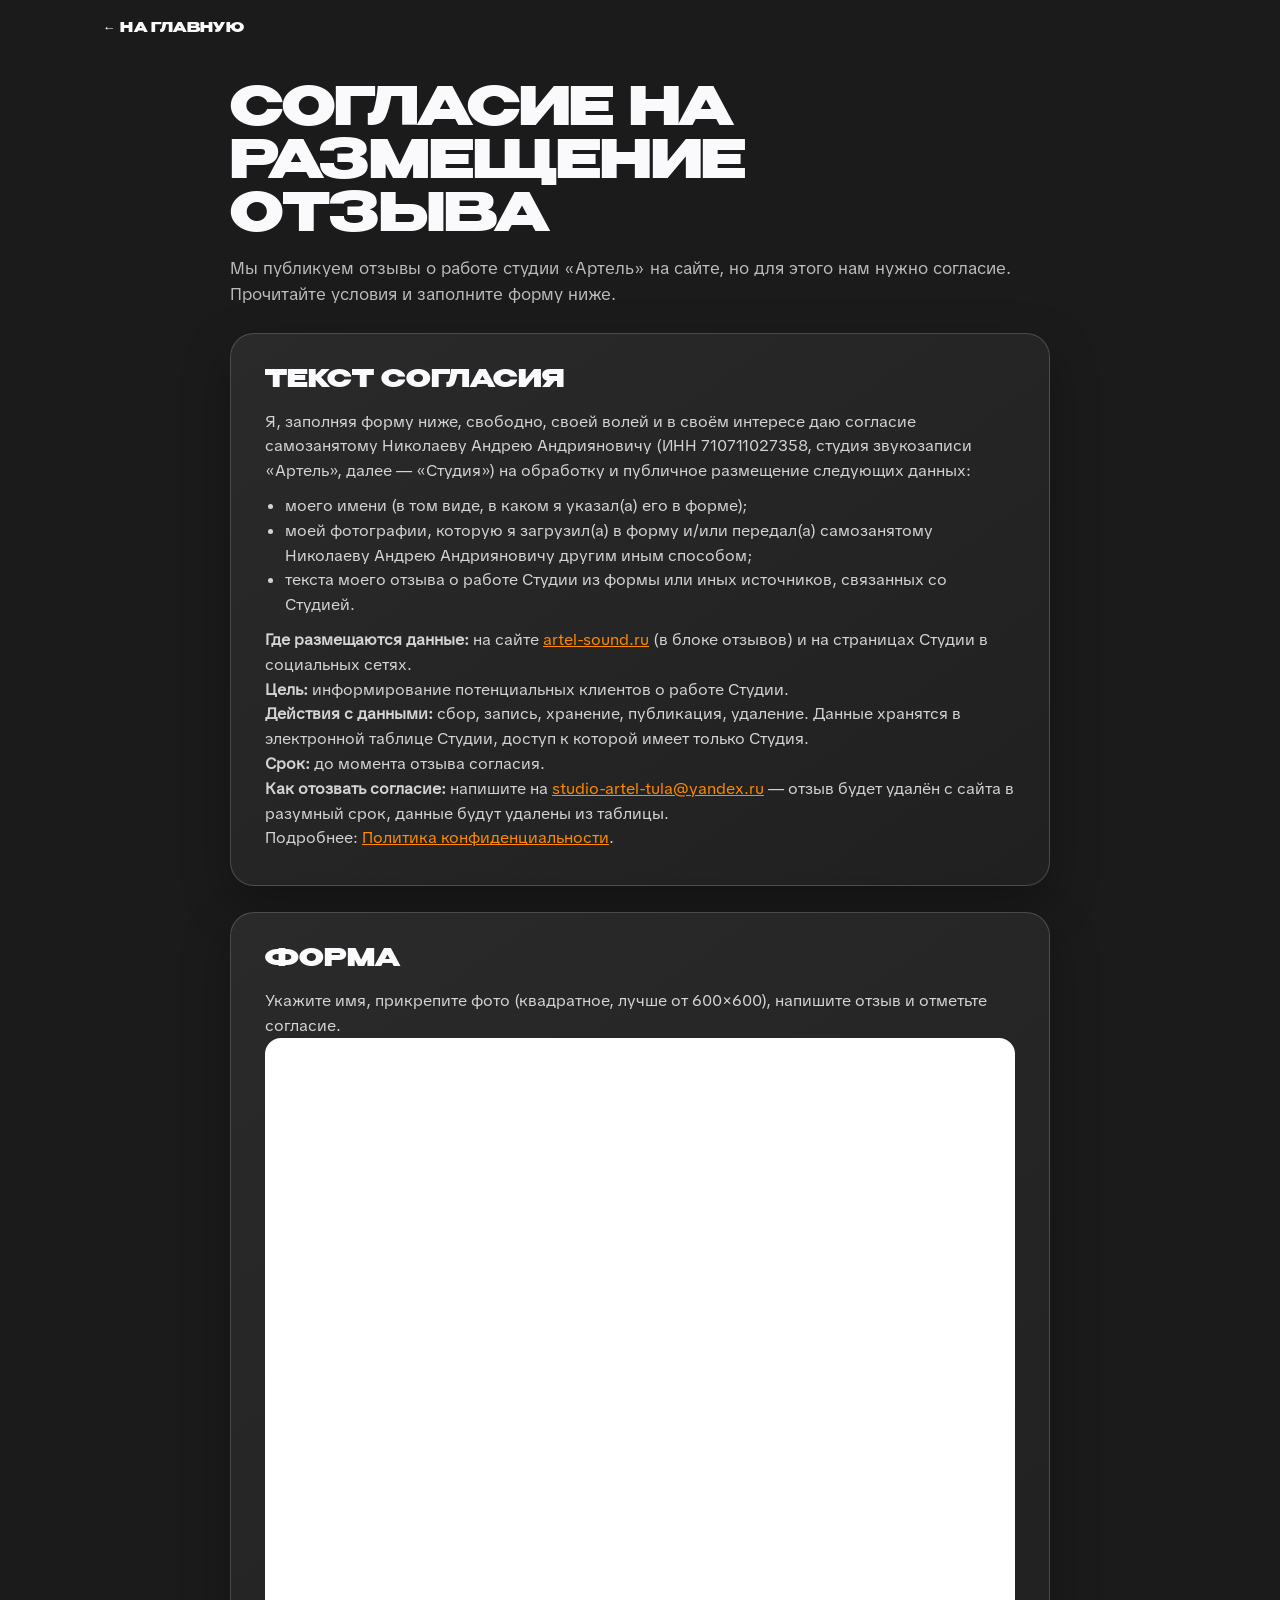
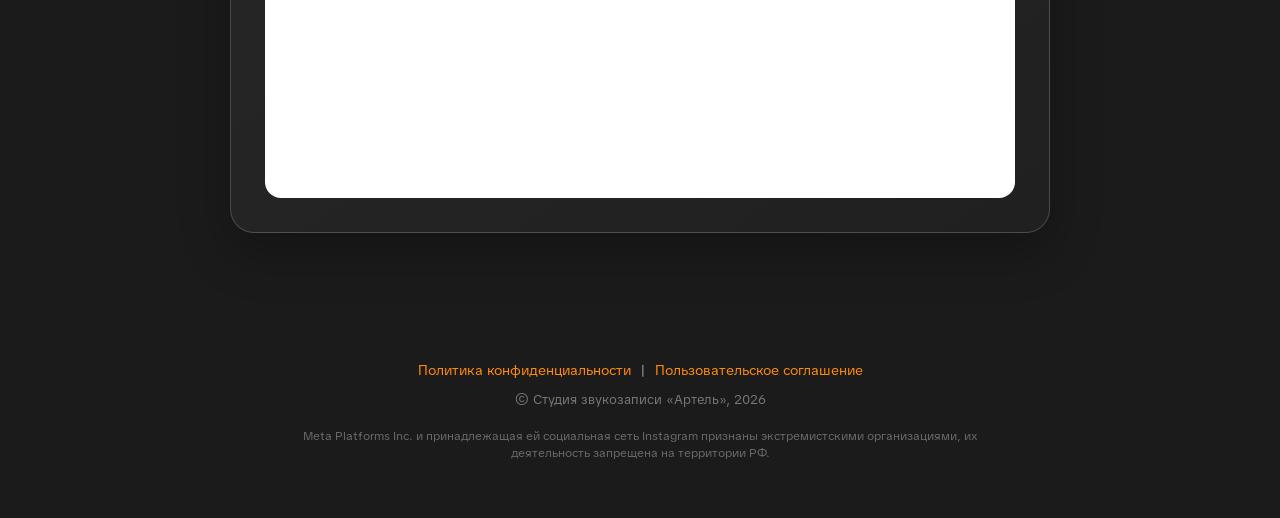
<file: consent.html>
<!DOCTYPE html>
<html lang="ru">
<head>
  <meta charset="UTF-8">
  <meta name="viewport" content="width=device-width, initial-scale=1.0">
  <meta name="robots" content="noindex, nofollow">
  <title>Согласие на размещение отзыва | Студия звукозаписи «Артель»</title>
  <link rel="icon" type="image/png" href="favicon.png">
  <link rel="stylesheet" href="styles.css?v=20261025b">
  <style>
    .consent-page{min-height:100vh;display:flex;flex-direction:column}
    .consent-top{padding:22px 8%;display:flex;align-items:center}
    .consent-top a{color:#fafafc;text-decoration:none;font:800 13px/1 "Benzin",sans-serif;letter-spacing:.4px}
    .consent-top a:hover{color:#ff8a00}
    .consent-main{width:min(860px,100%);margin:0 auto;padding:10px 20px 60px;flex:1}
    .consent-main h1{font:800 clamp(26px,5.4vw,52px)/1.02 "Benzin",sans-serif;margin:18px 0 12px;letter-spacing:-.8px;text-transform:uppercase}
    .consent-lead{color:rgba(250,250,252,.72);font-size:17px;line-height:1.5;margin:0 0 26px}
    .consent-card{background:linear-gradient(145deg,#2a2a2a,#202020);border:1px solid rgba(250,250,252,.18);border-radius:24px;padding:clamp(20px,3vw,34px);box-shadow:0 18px 50px rgba(0,0,0,.28);margin-bottom:26px}
    .consent-card h2{font:800 clamp(18px,2.6vw,24px)/1.15 "Benzin",sans-serif;margin:0 0 14px;text-transform:uppercase}
    .consent-card p,.consent-card li{font-size:16px;line-height:1.55;color:rgba(250,250,252,.82)}
    .consent-card ul{padding-left:20px;margin:10px 0}
    .consent-card a{color:#ff8a00}
    .consent-form-frame{width:100%;max-width:100%;height:760px;border:0;border-radius:16px;background:#fff;display:block}
    @media (max-width:600px){.consent-form-frame{height:820px}.consent-card{padding:16px}}
    .consent-form-stub{padding:24px;border:1px dashed rgba(250,250,252,.35);border-radius:16px;color:rgba(250,250,252,.7);text-align:center}
  </style>
</head>
<body class="consent-page">

<div class="consent-top"><a href="index.html">← НА ГЛАВНУЮ</a></div>

<main class="consent-main">
  <h1>Согласие на размещение отзыва</h1>
  <p class="consent-lead">Мы публикуем отзывы о работе студии «Артель» на сайте, но для этого нам нужно согласие. Прочитайте условия и заполните форму ниже.</p>

  <section class="consent-card">
    <h2>Текст согласия</h2>
    <p>Я, заполняя форму ниже, свободно, своей волей и в своём интересе даю согласие самозанятому Николаеву Андрею Андрияновичу (ИНН 710711027358, студия звукозаписи «Артель», далее — «Студия») на обработку и публичное размещение следующих данных:</p>
    <ul>
      <li>моего имени (в том виде, в каком я указал(а) его в форме);</li>
      <li>моей фотографии, которую я загрузил(а) в форму и/или передал(а) самозанятому Николаеву Андрею Андрияновичу другим иным способом;</li>
      <li>текста моего отзыва о работе Студии из формы или иных источников, связанных со Студией.</li>
    </ul>
    <p><strong>Где размещаются данные:</strong> на сайте <a href="https://artel-sound.ru/">artel-sound.ru</a> (в блоке отзывов) и на страницах Студии в социальных сетях.</p>
    <p><strong>Цель:</strong> информирование потенциальных клиентов о работе Студии.</p>
    <p><strong>Действия с данными:</strong> сбор, запись, хранение, публикация, удаление. Данные хранятся в электронной таблице Студии, доступ к которой имеет только Студия.</p>
    <p><strong>Срок:</strong> до момента отзыва согласия.</p>
    <p><strong>Как отозвать согласие:</strong> напишите на <a href="mailto:studio-artel-tula@yandex.ru">studio-artel-tula@yandex.ru</a> — отзыв будет удалён с сайта в разумный срок, данные будут удалены из таблицы.</p>
    <p>Подробнее: <a href="privacy.html" target="_blank" rel="noopener">Политика конфиденциальности</a>.</p>
  </section>

  <section class="consent-card">
    <h2>Форма</h2>
    <p style="margin-top:0">Укажите имя, прикрепите фото (квадратное, лучше от 600×600), напишите отзыв и отметьте согласие.</p>
    <div id="consentFormBox">
      <iframe class="consent-form-frame" src="https://forms.yandex.ru/u/6adde399902902be221be4ac?iframe=1" frameborder="0" name="ya-form-6adde399902902be221be4ac" title="Форма согласия на размещение отзыва" loading="lazy"></iframe>
    </div>
    <script src="https://forms.yandex.ru/_static/embed.js"></script>
  </section>
</main>

<footer class="music-footer">
  <div class="music-footer-links">
    <a href="privacy.html" target="_blank" rel="noopener noreferrer">Политика конфиденциальности</a>
    <span aria-hidden="true">|</span>
    <a href="terms.html" target="_blank" rel="noopener noreferrer">Пользовательское соглашение</a>
  </div>
  <div class="music-footer-copy">© Студия звукозаписи «Артель», 2026</div>
  <div class="music-footer-note">Meta Platforms Inc. и принадлежащая ей социальная сеть Instagram признаны экстремистскими организациями, их деятельность запрещена на территории РФ.</div>
</footer>

</body>
</html>
</file>
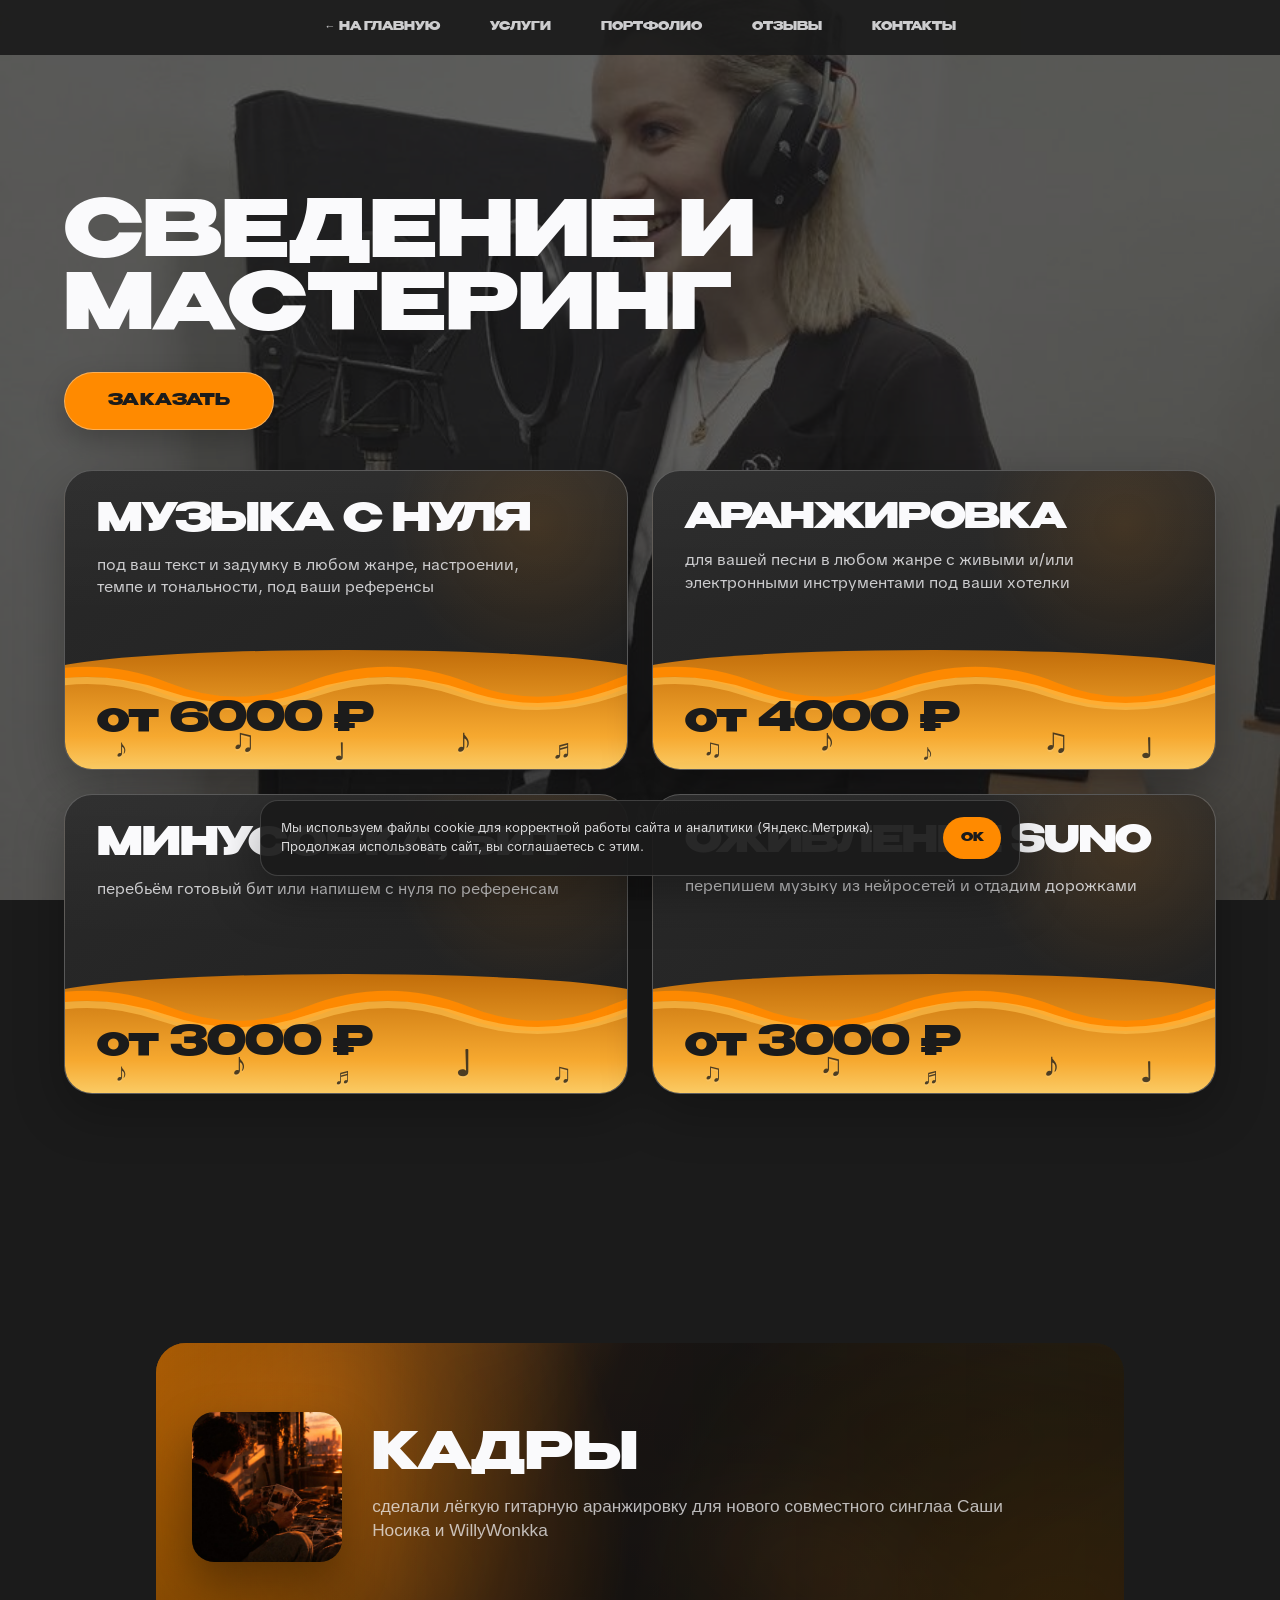
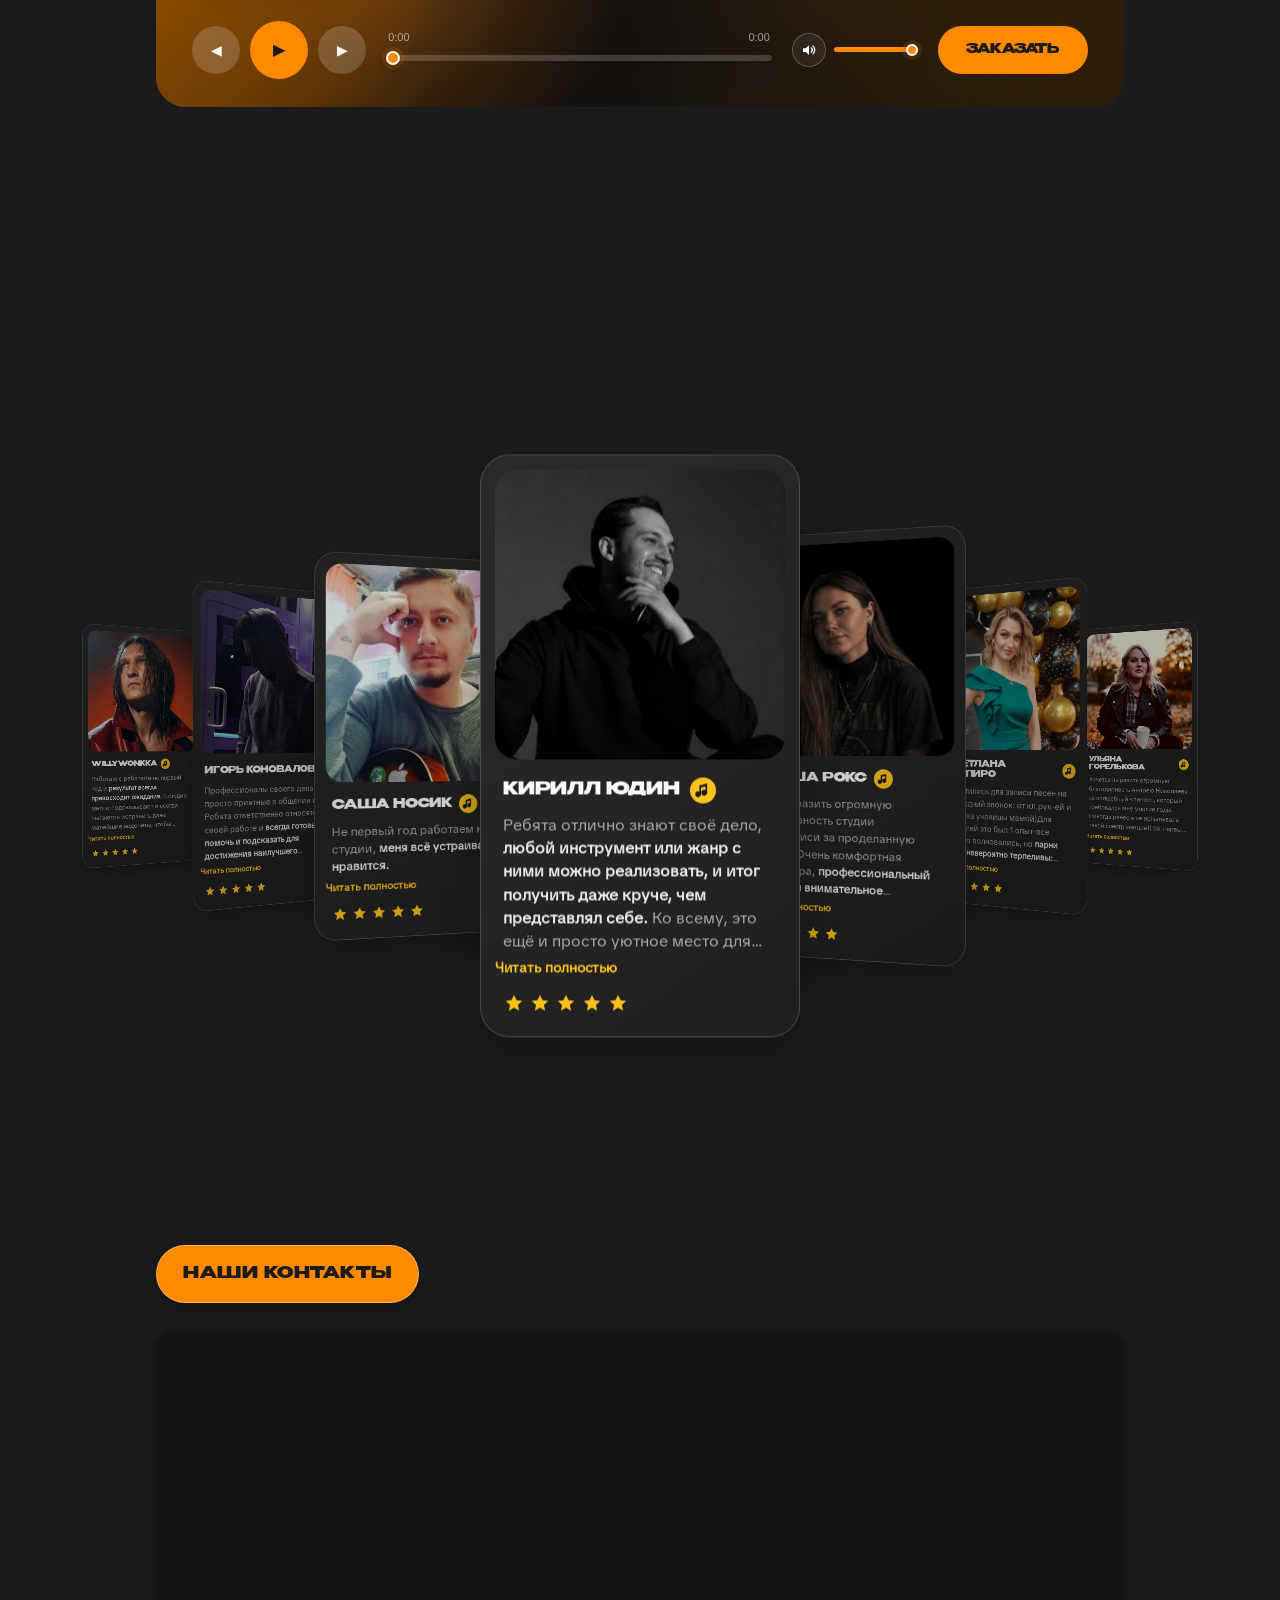
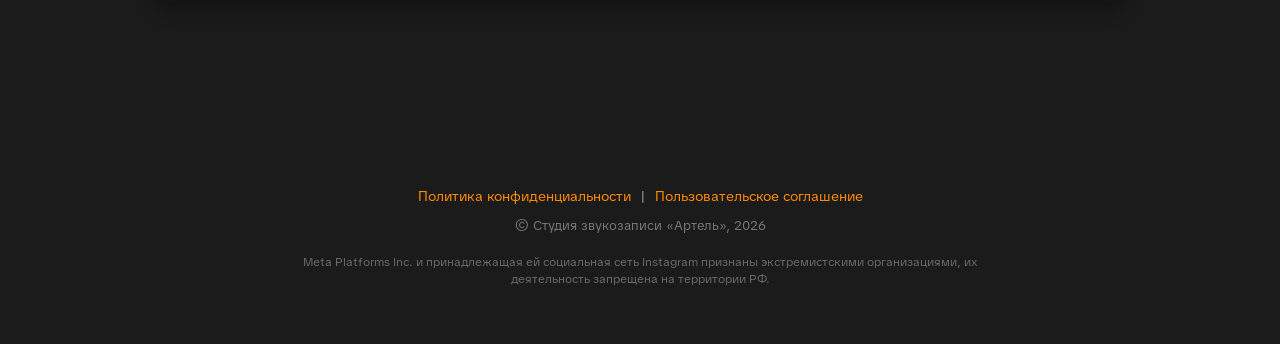
<file: mixing.html>
<!DOCTYPE html>
<html lang="ru">
<head>
  <meta charset="UTF-8">
  <meta name="viewport" content="width=device-width, initial-scale=1.0">
  <meta name="description" content="Сведение и мастеринг песен в студии «Артель».">
  <title>Сведение и мастеринг | Студия звукозаписи «Артель»</title>
  <link rel="icon" type="image/png" href="favicon.png">
  <link rel="stylesheet" href="styles.css?v=20261028b">
  <link rel="stylesheet" href="music.css?v=20261024a">
</head>
<body class="music-page">

<div class="site-bg-slider" aria-hidden="true"></div>
<div class="site-background-overlay" aria-hidden="true"></div>

<header class="header music-header">
  <div class="header-gradient"></div>
  <div class="burger" aria-label="Открыть меню">☰</div>
  <nav>
    <a href="index.html">← НА ГЛАВНУЮ</a>
    <a href="#services">УСЛУГИ</a>
    <a href="#portfolio">ПОРТФОЛИО</a>
    <a href="#reviews">ОТЗЫВЫ</a>
    <a href="#contacts">КОНТАКТЫ</a>
  </nav>
</header>

<main class="music-main">

  <section id="services" class="music-section music-services">
    <div class="music-section-heading">
      <h2>СВЕДЕНИЕ И МАСТЕРИНГ</h2>
      <div class="music-order">
        <button class="music-order-button" type="button" aria-expanded="false" aria-controls="musicOrderSocialsTop">
          <span>ЗАКАЗАТЬ</span>
        </button>
        <div class="music-order-socials" id="musicOrderSocialsTop" aria-hidden="true">
          <a class="music-order-social music-order-phone" href="tel:+79807232388" aria-label="Позвонить"><img src="assets/icons/phone.png" alt="Позвонить"></a>
          <a class="music-order-social music-order-vk" href="https://vk.ru/studio_artel_tula?utm_source=site" target="_blank" rel="noopener" aria-label="ВКонтакте"><img src="assets/icons/vk.png" alt="ВКонтакте"></a>
          <a class="music-order-social music-order-rutube" href="https://rutube.ru/channel/81429966/?utm_source=site" target="_blank" rel="noopener" aria-label="RUTUBE"><img src="assets/icons/rutube.png" alt="RUTUBE"></a>
          <a class="music-order-social music-order-telegram" href="https://t.me/studio_artel_tula?utm_source=site" target="_blank" rel="noopener" aria-label="Telegram"><img src="assets/icons/telegram.png" alt="Telegram"></a>
          <a class="music-order-social music-order-youtube" href="https://www.youtube.com/@studio_artel_tula?utm_source=site" target="_blank" rel="noopener" aria-label="YouTube"><img src="assets/icons/youtube.png" alt="YouTube"></a>
          <a class="music-order-social music-order-instagram" href="https://www.instagram.com/studio_artel_tula/?utm_source=site" target="_blank" rel="noopener" aria-label="Instagram"><img src="assets/icons/instagram.png" alt="Instagram"></a>
        </div>
      </div>
    </div>

    <div class="music-cards">
      <article class="music-card">
<div class="music-card-copy">
          <h3>МУЗЫКА С НУЛЯ</h3>
          <p>под ваш текст и задумку в любом жанре, настроении, темпе и тональности, под ваши референсы</p>
        </div>
        <div class="music-card-price music-card-price-text">от 6000 ₽</div>
        <div class="music-music-bed music-music-bed-one" aria-hidden="true">
  <svg class="music-sine-wave" viewBox="0 0 1200 260" preserveAspectRatio="none">
    <path d="M0,145 C90,70 180,70 270,145 S450,220 540,145 S720,70 810,145 S990,220 1080,145 S1170,90 1200,135"></path>
    <path class="music-sine-wave-back" d="M0,170 C90,105 180,105 270,170 S450,235 540,170 S720,105 810,170 S990,235 1080,170 S1170,120 1200,155"></path>
  </svg>
  <span class="music-floating-note note-a n1" aria-hidden="true">♪</span><span class="music-floating-note note-b n2" aria-hidden="true">♫</span><span class="music-floating-note note-c n3" aria-hidden="true">♩</span><span class="music-floating-note note-d n4" aria-hidden="true">♪</span><span class="music-floating-note note-e n5" aria-hidden="true">♬</span>
</div>
      </article>

      <article class="music-card">
<div class="music-card-copy">
          <h3>АРАНЖИРОВКА</h3>
          <p>для вашей песни в любом жанре с живыми и/или электронными инструментами под ваши хотелки</p>
        </div>
        <div class="music-card-price music-card-price-text">от 4000 ₽</div>
        <div class="music-music-bed music-music-bed-two" aria-hidden="true">
  <svg class="music-sine-wave" viewBox="0 0 1200 260" preserveAspectRatio="none">
    <path d="M0,145 C90,70 180,70 270,145 S450,220 540,145 S720,70 810,145 S990,220 1080,145 S1170,90 1200,135"></path>
    <path class="music-sine-wave-back" d="M0,170 C90,105 180,105 270,170 S450,235 540,170 S720,105 810,170 S990,235 1080,170 S1170,120 1200,155"></path>
  </svg>
  <span class="music-floating-note note-a n1" aria-hidden="true">♫</span><span class="music-floating-note note-c n2" aria-hidden="true">♪</span><span class="music-floating-note note-e n3" aria-hidden="true">♩</span><span class="music-floating-note note-b n4" aria-hidden="true">♪</span><span class="music-floating-note note-d n5" aria-hidden="true">♫</span>
</div>
      </article>

      <article class="music-card">
<div class="music-card-copy">
          <h3>МИНУСОВКА, БИТ</h3>
          <p>перебьём готовый бит или напишем с нуля по референсам</p>
        </div>
        <div class="music-card-price music-card-price-text">от 3000 ₽</div>
        <div class="music-music-bed music-music-bed-three" aria-hidden="true">
  <svg class="music-sine-wave" viewBox="0 0 1200 260" preserveAspectRatio="none">
    <path d="M0,145 C90,70 180,70 270,145 S450,220 540,145 S720,70 810,145 S990,220 1080,145 S1170,90 1200,135"></path>
    <path class="music-sine-wave-back" d="M0,170 C90,105 180,105 270,170 S450,235 540,170 S720,105 810,170 S990,235 1080,170 S1170,120 1200,155"></path>
  </svg>
  <span class="music-floating-note note-d n1" aria-hidden="true">♩</span><span class="music-floating-note note-a n2" aria-hidden="true">♪</span><span class="music-floating-note note-e n3" aria-hidden="true">♫</span><span class="music-floating-note note-c n4" aria-hidden="true">♬</span><span class="music-floating-note note-b n5" aria-hidden="true">♪</span>
</div>
      </article>

      <article class="music-card">
<div class="music-card-copy">
          <h3>ОЖИВЛЕНИЕ SUNO</h3>
          <p>перепишем музыку из нейросетей и отдадим дорожками</p>
        </div>
        <div class="music-card-price music-card-price-text">от 3000 ₽</div>
        <div class="music-music-bed music-music-bed-four" aria-hidden="true">
  <svg class="music-sine-wave" viewBox="0 0 1200 260" preserveAspectRatio="none">
    <path d="M0,145 C90,70 180,70 270,145 S450,220 540,145 S720,70 810,145 S990,220 1080,145 S1170,90 1200,135"></path>
    <path class="music-sine-wave-back" d="M0,170 C90,105 180,105 270,170 S450,235 540,170 S720,105 810,170 S990,235 1080,170 S1170,120 1200,155"></path>
  </svg>
  <span class="music-floating-note note-b n1" aria-hidden="true">♫</span><span class="music-floating-note note-e n2" aria-hidden="true">♩</span><span class="music-floating-note note-d n3" aria-hidden="true">♪</span><span class="music-floating-note note-a n4" aria-hidden="true">♫</span><span class="music-floating-note note-c n5" aria-hidden="true">♬</span>
</div>
      </article>
    </div>
  </section>

  <section id="portfolio" class="studio portfolio-section">
  <h2>ПОРТФОЛИО</h2>

<div class="artel-case-player" data-audio-player>
      <div class="artel-case-player-bg" aria-hidden="true"></div>
      <canvas class="artel-case-visualizer" data-visualizer aria-hidden="true"></canvas>
      <div class="artel-case-player-main">
        <div class="artel-case-cover-wrap">
          <img class="artel-case-cover" data-track-cover alt="Обложка трека" hidden>
        </div>

        <div class="artel-case-copy">
          <strong class="artel-case-title" data-track-title>Добавьте первый трек</strong>
          <p class="artel-case-description" data-track-description>Укажите MP3, название, описание кейса и квадратную обложку.</p>
        </div>
      </div>

      <div class="artel-case-controls">
        <div class="artel-case-buttons">
          <button class="artel-case-btn" type="button" data-action="prev" aria-label="Предыдущий трек">◀︎</button>
          <button class="artel-case-btn artel-case-play" type="button" data-action="play" aria-label="Воспроизвести">▶︎</button>
          <button class="artel-case-btn" type="button" data-action="next" aria-label="Следующий трек">▶︎</button>
        </div>

        <div class="artel-case-progress-wrap">
          <div class="artel-case-progress-top">
            <span data-current-time>0:00</span>
            <span data-duration>0:00</span>
          </div>
          <input class="artel-case-progress" data-progress type="range" min="0" max="100" value="0" step="0.1" aria-label="Позиция воспроизведения">
        </div>

        <div class="artel-case-volume" data-volume-box>
          <button class="artel-case-mute" type="button" data-mute aria-label="Выключить звук">
            <svg class="vol-on" viewBox="0 0 24 24" aria-hidden="true"><path d="M4 9.5v5h3.6L12 18.5v-13L7.6 9.5H4Z"/><path class="vol-wave" d="M15 9.2a4 4 0 0 1 0 5.6M17.4 6.8a7.4 7.4 0 0 1 0 10.4" fill="none" stroke="currentColor" stroke-width="1.8" stroke-linecap="round"/></svg>
            <svg class="vol-off" viewBox="0 0 24 24" aria-hidden="true"><path d="M4 9.5v5h3.6L12 18.5v-13L7.6 9.5H4Z"/><path d="m15.5 9.5 5 5m0-5-5 5" fill="none" stroke="currentColor" stroke-width="1.8" stroke-linecap="round"/></svg>
          </button>
          <input class="artel-case-volume-range" data-volume type="range" min="0" max="100" value="100" step="1" aria-label="Громкость">
        </div>

        <a class="artel-case-order" href="#contacts">ЗАКАЗАТЬ</a>
      </div>

      <audio data-audio preload="none"></audio>
    </div>
</section>

  <section class="studio" id="reviews">
<h2>ОТЗЫВЫ</h2>

<h3 class="video-subheading rc-heading">МНЕНИЯ О РАБОТЕ С НАМИ</h3>
<div class="cf cf-reviews" data-gap="74">
  <div class="cf-track">
    <article class="rc-card cf-item">
      <img class="rc-photo" src="assets/img/reviews/review1.jpg?v=3" alt="Фото клиента 1" loading="lazy" decoding="async">
      <h3 class="rc-name">Ульяна Горелькова <svg class="rc-note" viewBox="0 0 24 24" aria-hidden="true"><circle cx="12" cy="12" r="12" fill="#ffc21a"/><path d="M15.8 5.5v8.6a2.7 2.7 0 1 1-1.5-2.4V8.3l-4.1 1v6.2a2.7 2.7 0 1 1-1.5-2.4V7.3Z" fill="#1b1b1b"/></svg></h3>
      <p class="rc-text">Хочется выразить огромную благодарность Андрею Николаеву за волшебный «пинок», который требовался мне многие годы. Никогда ранее я не испытывала такой спектр эмоций!) Во-первых, я написала песню, да, сама. Но я умею играть только на клавишах, а мне нужна была аранжировка. <b>Полнейшие гении в лице Андрея и Евгения написали мне музыку с нуля!</b> Ещё находясь на студии, я была в потрясении от того, что происходит, потому что музыка появилась у меня буквально на глазах, учитывая то, что я понятия не имела о том, чего мне хочется слышать в принципе. Во-вторых, атмосфера во время записи. Представьте себе, что вы заходите в гости к лучшим друзьям, которые поддержат и помогут, и словом, и делом. Советую смело обращаться в «Артель», потому что нигде вы такого больше не найдёте. Это я вам говорю. Большое спасибо ребятам за возможность снова почувствовать себя маленькой девочкой, которая написала стихи и хотела воплотить их во что-то дельное. 🫱‍🫲</p>
      <div class="rc-stars" aria-label="Оценка 5 из 5"><svg viewBox="0 0 24 24" aria-hidden="true"><path d="m12 2.8 2.7 5.7 6.2.8-4.6 4.3 1.2 6.2L12 16.7 6.5 19.8l1.2-6.2L3.1 9.3l6.2-.8Z"/></svg><svg viewBox="0 0 24 24" aria-hidden="true"><path d="m12 2.8 2.7 5.7 6.2.8-4.6 4.3 1.2 6.2L12 16.7 6.5 19.8l1.2-6.2L3.1 9.3l6.2-.8Z"/></svg><svg viewBox="0 0 24 24" aria-hidden="true"><path d="m12 2.8 2.7 5.7 6.2.8-4.6 4.3 1.2 6.2L12 16.7 6.5 19.8l1.2-6.2L3.1 9.3l6.2-.8Z"/></svg><svg viewBox="0 0 24 24" aria-hidden="true"><path d="m12 2.8 2.7 5.7 6.2.8-4.6 4.3 1.2 6.2L12 16.7 6.5 19.8l1.2-6.2L3.1 9.3l6.2-.8Z"/></svg><svg viewBox="0 0 24 24" aria-hidden="true"><path d="m12 2.8 2.7 5.7 6.2.8-4.6 4.3 1.2 6.2L12 16.7 6.5 19.8l1.2-6.2L3.1 9.3l6.2-.8Z"/></svg></div>
    </article>
    <article class="rc-card cf-item">
      <img class="rc-photo" src="assets/img/reviews/review2.jpg?v=2" alt="Фото клиента 2" loading="lazy" decoding="async">
      <h3 class="rc-name">WillyWonkka <svg class="rc-note" viewBox="0 0 24 24" aria-hidden="true"><circle cx="12" cy="12" r="12" fill="#ffc21a"/><path d="M15.8 5.5v8.6a2.7 2.7 0 1 1-1.5-2.4V8.3l-4.1 1v6.2a2.7 2.7 0 1 1-1.5-2.4V7.3Z" fill="#1b1b1b"/></svg></h3>
      <p class="rc-text">Работаю с ребятами не первый год и <b>результат всегда превосходит ожидания.</b> В студии много подсказывают и всегда пытаются исправить даже малейшие недочёты, чтобы конечный результат был максимального уровня</p>
      <div class="rc-stars" aria-label="Оценка 5 из 5"><svg viewBox="0 0 24 24" aria-hidden="true"><path d="m12 2.8 2.7 5.7 6.2.8-4.6 4.3 1.2 6.2L12 16.7 6.5 19.8l1.2-6.2L3.1 9.3l6.2-.8Z"/></svg><svg viewBox="0 0 24 24" aria-hidden="true"><path d="m12 2.8 2.7 5.7 6.2.8-4.6 4.3 1.2 6.2L12 16.7 6.5 19.8l1.2-6.2L3.1 9.3l6.2-.8Z"/></svg><svg viewBox="0 0 24 24" aria-hidden="true"><path d="m12 2.8 2.7 5.7 6.2.8-4.6 4.3 1.2 6.2L12 16.7 6.5 19.8l1.2-6.2L3.1 9.3l6.2-.8Z"/></svg><svg viewBox="0 0 24 24" aria-hidden="true"><path d="m12 2.8 2.7 5.7 6.2.8-4.6 4.3 1.2 6.2L12 16.7 6.5 19.8l1.2-6.2L3.1 9.3l6.2-.8Z"/></svg><svg viewBox="0 0 24 24" aria-hidden="true"><path d="m12 2.8 2.7 5.7 6.2.8-4.6 4.3 1.2 6.2L12 16.7 6.5 19.8l1.2-6.2L3.1 9.3l6.2-.8Z"/></svg></div>
    </article>
    <article class="rc-card cf-item">
      <img class="rc-photo" src="assets/img/reviews/review3.jpg?v=2" alt="Фото клиента 3" loading="lazy" decoding="async">
      <h3 class="rc-name">Игорь Коновалов <svg class="rc-note" viewBox="0 0 24 24" aria-hidden="true"><circle cx="12" cy="12" r="12" fill="#ffc21a"/><path d="M15.8 5.5v8.6a2.7 2.7 0 1 1-1.5-2.4V8.3l-4.1 1v6.2a2.7 2.7 0 1 1-1.5-2.4V7.3Z" fill="#1b1b1b"/></svg></h3>
      <p class="rc-text">Профессионалы своего дела и просто приятные в общении люди. Ребята ответственно относятся к своей работе и <b>всегда готовы помочь и подсказать для достижения наилучшего результата.</b> Большое спасибо!</p>
      <div class="rc-stars" aria-label="Оценка 5 из 5"><svg viewBox="0 0 24 24" aria-hidden="true"><path d="m12 2.8 2.7 5.7 6.2.8-4.6 4.3 1.2 6.2L12 16.7 6.5 19.8l1.2-6.2L3.1 9.3l6.2-.8Z"/></svg><svg viewBox="0 0 24 24" aria-hidden="true"><path d="m12 2.8 2.7 5.7 6.2.8-4.6 4.3 1.2 6.2L12 16.7 6.5 19.8l1.2-6.2L3.1 9.3l6.2-.8Z"/></svg><svg viewBox="0 0 24 24" aria-hidden="true"><path d="m12 2.8 2.7 5.7 6.2.8-4.6 4.3 1.2 6.2L12 16.7 6.5 19.8l1.2-6.2L3.1 9.3l6.2-.8Z"/></svg><svg viewBox="0 0 24 24" aria-hidden="true"><path d="m12 2.8 2.7 5.7 6.2.8-4.6 4.3 1.2 6.2L12 16.7 6.5 19.8l1.2-6.2L3.1 9.3l6.2-.8Z"/></svg><svg viewBox="0 0 24 24" aria-hidden="true"><path d="m12 2.8 2.7 5.7 6.2.8-4.6 4.3 1.2 6.2L12 16.7 6.5 19.8l1.2-6.2L3.1 9.3l6.2-.8Z"/></svg></div>
    </article>
    <article class="rc-card cf-item">
      <img class="rc-photo" src="assets/img/reviews/review4.jpg?v=2" alt="Фото клиента 4" loading="lazy" decoding="async">
      <h3 class="rc-name">Саша Носик <svg class="rc-note" viewBox="0 0 24 24" aria-hidden="true"><circle cx="12" cy="12" r="12" fill="#ffc21a"/><path d="M15.8 5.5v8.6a2.7 2.7 0 1 1-1.5-2.4V8.3l-4.1 1v6.2a2.7 2.7 0 1 1-1.5-2.4V7.3Z" fill="#1b1b1b"/></svg></h3>
      <p class="rc-text">Не первый год работаем на студии, <b>меня всё устраивает и мне нравится.</b></p>
      <div class="rc-stars" aria-label="Оценка 5 из 5"><svg viewBox="0 0 24 24" aria-hidden="true"><path d="m12 2.8 2.7 5.7 6.2.8-4.6 4.3 1.2 6.2L12 16.7 6.5 19.8l1.2-6.2L3.1 9.3l6.2-.8Z"/></svg><svg viewBox="0 0 24 24" aria-hidden="true"><path d="m12 2.8 2.7 5.7 6.2.8-4.6 4.3 1.2 6.2L12 16.7 6.5 19.8l1.2-6.2L3.1 9.3l6.2-.8Z"/></svg><svg viewBox="0 0 24 24" aria-hidden="true"><path d="m12 2.8 2.7 5.7 6.2.8-4.6 4.3 1.2 6.2L12 16.7 6.5 19.8l1.2-6.2L3.1 9.3l6.2-.8Z"/></svg><svg viewBox="0 0 24 24" aria-hidden="true"><path d="m12 2.8 2.7 5.7 6.2.8-4.6 4.3 1.2 6.2L12 16.7 6.5 19.8l1.2-6.2L3.1 9.3l6.2-.8Z"/></svg><svg viewBox="0 0 24 24" aria-hidden="true"><path d="m12 2.8 2.7 5.7 6.2.8-4.6 4.3 1.2 6.2L12 16.7 6.5 19.8l1.2-6.2L3.1 9.3l6.2-.8Z"/></svg></div>
    </article>
    <article class="rc-card cf-item">
      <img class="rc-photo" src="assets/img/reviews/review6.jpg?v=3" alt="Фото клиента 6" loading="lazy" decoding="async">
      <h3 class="rc-name">Кирилл Юдин <svg class="rc-note" viewBox="0 0 24 24" aria-hidden="true"><circle cx="12" cy="12" r="12" fill="#ffc21a"/><path d="M15.8 5.5v8.6a2.7 2.7 0 1 1-1.5-2.4V8.3l-4.1 1v6.2a2.7 2.7 0 1 1-1.5-2.4V7.3Z" fill="#1b1b1b"/></svg></h3>
      <p class="rc-text">Ребята отлично знают своё дело, <b>любой инструмент или жанр с ними можно реализовать, и итог получить даже круче, чем представлял себе.</b> Ко всему, это ещё и просто уютное место для творческих людей!</p>
      <div class="rc-stars" aria-label="Оценка 5 из 5"><svg viewBox="0 0 24 24" aria-hidden="true"><path d="m12 2.8 2.7 5.7 6.2.8-4.6 4.3 1.2 6.2L12 16.7 6.5 19.8l1.2-6.2L3.1 9.3l6.2-.8Z"/></svg><svg viewBox="0 0 24 24" aria-hidden="true"><path d="m12 2.8 2.7 5.7 6.2.8-4.6 4.3 1.2 6.2L12 16.7 6.5 19.8l1.2-6.2L3.1 9.3l6.2-.8Z"/></svg><svg viewBox="0 0 24 24" aria-hidden="true"><path d="m12 2.8 2.7 5.7 6.2.8-4.6 4.3 1.2 6.2L12 16.7 6.5 19.8l1.2-6.2L3.1 9.3l6.2-.8Z"/></svg><svg viewBox="0 0 24 24" aria-hidden="true"><path d="m12 2.8 2.7 5.7 6.2.8-4.6 4.3 1.2 6.2L12 16.7 6.5 19.8l1.2-6.2L3.1 9.3l6.2-.8Z"/></svg><svg viewBox="0 0 24 24" aria-hidden="true"><path d="m12 2.8 2.7 5.7 6.2.8-4.6 4.3 1.2 6.2L12 16.7 6.5 19.8l1.2-6.2L3.1 9.3l6.2-.8Z"/></svg></div>
    </article>
    <article class="rc-card cf-item">
      <img class="rc-photo" src="assets/img/reviews/review7.jpg?v=3" alt="Фото клиента 7" loading="lazy" decoding="async">
      <h3 class="rc-name">Ксюша Рокс <svg class="rc-note" viewBox="0 0 24 24" aria-hidden="true"><circle cx="12" cy="12" r="12" fill="#ffc21a"/><path d="M15.8 5.5v8.6a2.7 2.7 0 1 1-1.5-2.4V8.3l-4.1 1v6.2a2.7 2.7 0 1 1-1.5-2.4V7.3Z" fill="#1b1b1b"/></svg></h3>
      <p class="rc-text">Хочу выразить огромную благодарность студии звукозаписи за проделанную работу! Очень комфортная атмосфера, <b>профессиональный подход и внимательное отношение к деталям.</b> С вами было легко и спокойно работать — чувствуется, что вы действительно любите своё дело и переживаете за результат. С радостью вернусь снова!</p>
      <div class="rc-stars" aria-label="Оценка 5 из 5"><svg viewBox="0 0 24 24" aria-hidden="true"><path d="m12 2.8 2.7 5.7 6.2.8-4.6 4.3 1.2 6.2L12 16.7 6.5 19.8l1.2-6.2L3.1 9.3l6.2-.8Z"/></svg><svg viewBox="0 0 24 24" aria-hidden="true"><path d="m12 2.8 2.7 5.7 6.2.8-4.6 4.3 1.2 6.2L12 16.7 6.5 19.8l1.2-6.2L3.1 9.3l6.2-.8Z"/></svg><svg viewBox="0 0 24 24" aria-hidden="true"><path d="m12 2.8 2.7 5.7 6.2.8-4.6 4.3 1.2 6.2L12 16.7 6.5 19.8l1.2-6.2L3.1 9.3l6.2-.8Z"/></svg><svg viewBox="0 0 24 24" aria-hidden="true"><path d="m12 2.8 2.7 5.7 6.2.8-4.6 4.3 1.2 6.2L12 16.7 6.5 19.8l1.2-6.2L3.1 9.3l6.2-.8Z"/></svg><svg viewBox="0 0 24 24" aria-hidden="true"><path d="m12 2.8 2.7 5.7 6.2.8-4.6 4.3 1.2 6.2L12 16.7 6.5 19.8l1.2-6.2L3.1 9.3l6.2-.8Z"/></svg></div>
    </article>
    <article class="rc-card cf-item">
      <img class="rc-photo" src="assets/img/reviews/review5.jpg?v=3" alt="Фото клиента 5" loading="lazy" decoding="async">
      <h3 class="rc-name">Светлана Шапиро <svg class="rc-note" viewBox="0 0 24 24" aria-hidden="true"><circle cx="12" cy="12" r="12" fill="#ffc21a"/><path d="M15.8 5.5v8.6a2.7 2.7 0 1 1-1.5-2.4V8.3l-4.1 1v6.2a2.7 2.7 0 1 1-1.5-2.4V7.3Z" fill="#1b1b1b"/></svg></h3>
      <p class="rc-text">Обратились для записи песен на Последний звонок: от кл.рук-ей и озвучка ученицы мамой)Для учителей это был 1 опыт-все сильно волновались, но <b>парни были невероятно терпеливы:</b> подсказали, объяснили!В итоге учителя ушли довольными и считают это классным творческим опытом) Ребята сохранили всю душевность в голосах)Со второй песней все получилось тоже прекрасно: ребята услышали задумку, и получилось все, как планировалось! И технически, и эмоционально🔥Спасибо вам за высокий профессионализм!</p>
      <div class="rc-stars" aria-label="Оценка 5 из 5"><svg viewBox="0 0 24 24" aria-hidden="true"><path d="m12 2.8 2.7 5.7 6.2.8-4.6 4.3 1.2 6.2L12 16.7 6.5 19.8l1.2-6.2L3.1 9.3l6.2-.8Z"/></svg><svg viewBox="0 0 24 24" aria-hidden="true"><path d="m12 2.8 2.7 5.7 6.2.8-4.6 4.3 1.2 6.2L12 16.7 6.5 19.8l1.2-6.2L3.1 9.3l6.2-.8Z"/></svg><svg viewBox="0 0 24 24" aria-hidden="true"><path d="m12 2.8 2.7 5.7 6.2.8-4.6 4.3 1.2 6.2L12 16.7 6.5 19.8l1.2-6.2L3.1 9.3l6.2-.8Z"/></svg><svg viewBox="0 0 24 24" aria-hidden="true"><path d="m12 2.8 2.7 5.7 6.2.8-4.6 4.3 1.2 6.2L12 16.7 6.5 19.8l1.2-6.2L3.1 9.3l6.2-.8Z"/></svg><svg viewBox="0 0 24 24" aria-hidden="true"><path d="m12 2.8 2.7 5.7 6.2.8-4.6 4.3 1.2 6.2L12 16.7 6.5 19.8l1.2-6.2L3.1 9.3l6.2-.8Z"/></svg></div>
    </article>
  </div>
</div>
</section>

  <section id="contacts" class="studio">
  <h2>КОНТАКТЫ</h2>

  <div class="hero-buttons">
    <div class="contact-order">
  <button class="contact-order-button" type="button" aria-expanded="false" aria-controls="contactOrderSocials2">НАШИ КОНТАКТЫ</button>
  <div class="contact-order-socials" id="contactOrderSocials2" aria-hidden="true">
    <a class="contact-order-social" href="tel:+79807232388" aria-label="Позвонить"><img src="assets/icons/phone.png" alt="Позвонить"></a>
    <a class="contact-order-social" href="https://vk.ru/studio_artel_tula?utm_source=site" target="_blank" rel="noopener" aria-label="ВКонтакте"><img src="assets/icons/vk.png" alt="ВКонтакте"></a>
    <a class="contact-order-social" href="https://rutube.ru/channel/81429966/?utm_source=site" target="_blank" rel="noopener" aria-label="RUTUBE"><img src="assets/icons/rutube.png" alt="RUTUBE"></a>
    <a class="contact-order-social" href="https://t.me/studio_artel_tula?utm_source=site" target="_blank" rel="noopener" aria-label="Telegram"><img src="assets/icons/telegram.png" alt="Telegram"></a>
    <a class="contact-order-social" href="https://www.youtube.com/@studio_artel_tula?utm_source=site" target="_blank" rel="noopener" aria-label="YouTube"><img src="assets/icons/youtube.png" alt="YouTube"></a>
    <a class="contact-order-social" href="https://www.instagram.com/studio_artel_tula/?utm_source=site" target="_blank" rel="noopener" aria-label="Instagram"><img src="assets/icons/instagram.png" alt="Instagram"></a>
  </div>
</div>
  </div>

  <div class="map-container">
    <iframe 
      src="https://yandex.ru/map-widget/v1/?z=12&ol=biz&oid=38650113761"
      allowfullscreen
      loading="lazy"
    ></iframe>
  </div>
</section>
</main>

<footer class="music-footer">
  <div class="music-footer-links">
    <a href="privacy.html" target="_blank" rel="noopener noreferrer">Политика конфиденциальности</a>
    <span aria-hidden="true">|</span>
    <a href="terms.html" target="_blank" rel="noopener noreferrer">Пользовательское соглашение</a>
  </div>
  <div class="music-footer-copy">© Студия звукозаписи «Артель», 2026</div>
  <div class="music-footer-note">Meta Platforms Inc. и принадлежащая ей социальная сеть Instagram признаны экстремистскими организациями, их деятельность запрещена на территории РФ.</div>
</footer>

<div class="music-cookie-banner" id="musicCookieBanner" role="dialog" aria-live="polite" aria-label="Уведомление о cookie">
  <p>Мы используем файлы cookie для корректной работы сайта и аналитики (Яндекс.Метрика). Продолжая использовать сайт, вы соглашаетесь с этим.</p>
  <button type="button" id="musicAcceptCookie">OK</button>
</div>

<script>
function loadYandexMetrika() {
  if (window.__artelMetrikaLoaded) return;
  window.__artelMetrikaLoaded = true;
  (function(m,e,t,r,i,k,a){
    m[i]=m[i]||function(){(m[i].a=m[i].a||[]).push(arguments)};
    m[i].l=1*new Date();
    for (var j=0; j<document.scripts.length; j++) {
      if (document.scripts[j].src === r) return;
    }
    k=e.createElement(t);
    a=e.getElementsByTagName(t)[0];
    k.async=1;
    k.src=r;
    a.parentNode.insertBefore(k,a);
  })(window, document, 'script', 'https://mc.yandex.ru/metrika/tag.js?id=109056207', 'ym');
  ym(109056207, 'init', {ssr:true, webvisor:true, clickmap:true, ecommerce:"dataLayer", referrer:document.referrer, url:location.href, accurateTrackBounce:true, trackLinks:true});
}

const musicCookieBanner = document.getElementById('musicCookieBanner');
const musicAcceptCookie = document.getElementById('musicAcceptCookie');
if (localStorage.getItem('cookieConsent') === 'true') {
  loadYandexMetrika();
} else if (musicCookieBanner) {
  musicCookieBanner.classList.add('is-visible');
}
musicAcceptCookie?.addEventListener('click', () => {
  localStorage.setItem('cookieConsent', 'true');
  musicCookieBanner?.classList.remove('is-visible');
  loadYandexMetrika();
});

</script>

<script>
const burger = document.querySelector('.music-page .burger');
const nav = document.querySelector('.music-page .header nav');

if (burger && nav) {
  burger.addEventListener('click', () => nav.classList.toggle('active'));
  nav.querySelectorAll('a').forEach(link => {
    link.addEventListener('click', () => nav.classList.remove('active'));
  });
}

document.querySelectorAll('.music-order').forEach(order => {
  const button = order.querySelector('.music-order-button');
  const socials = order.querySelector('.music-order-socials');
  if (!button || !socials) return;
  button.addEventListener('click', event => {
    event.stopPropagation();
    const active = socials.classList.toggle('active');
    button.classList.toggle('active', active);
    button.setAttribute('aria-expanded', String(active));
    socials.setAttribute('aria-hidden', String(!active));
  });
});

document.addEventListener('click', event => {
  document.querySelectorAll('.music-order').forEach(order => {
    if (order.contains(event.target)) return;
    const button = order.querySelector('.music-order-button');
    const socials = order.querySelector('.music-order-socials');
    if (!button || !socials) return;
    socials.classList.remove('active');
    button.classList.remove('active');
    button.setAttribute('aria-expanded', 'false');
    socials.setAttribute('aria-hidden', 'true');
  });
});

document.querySelectorAll('.music-page .header nav a[href^="#"]').forEach(link => {
  link.addEventListener('click', event => {
    const target = document.querySelector(link.getAttribute('href'));
    if (!target) return;
    event.preventDefault();
    target.scrollIntoView({behavior:'smooth', block:'start'});
    nav?.classList.remove('active');
  });
});

document.documentElement.classList.add('music-js');
const musicRevealItems = document.querySelectorAll('.music-section, .music-card, .artel-case-player, .music-review-source, .music-footer');
const musicRevealObserver = new IntersectionObserver(entries => {
  entries.forEach(entry => {
    if (entry.isIntersecting) {
      entry.target.classList.add('is-visible');
      musicRevealObserver.unobserve(entry.target);
    }
  });
}, {threshold:0.08, rootMargin:'0px 0px -8% 0px'});
musicRevealItems.forEach(item => musicRevealObserver.observe(item));

document.querySelectorAll('.music-faq-question').forEach(button => {
  button.addEventListener('click', () => {
    const item = button.closest('.music-faq-item');
    item.classList.toggle('active');
  });
});

const musicTracks = [

  {
    src: 'assets/audio/napotom.mp3',
    title: 'НА ПОТОМ',
    description: 'WillyWonkka',
    cover: 'assets/img/covers/napotom.jpg'
  },

  {
    src: 'assets/audio/voice.mp3',
    title: 'VOICE',
    description: 'WillyWonkka',
    cover: 'assets/img/covers/voice.jpg'
  },

  {
    src: 'assets/audio/huliganka.mp3',
    title: 'ХУЛИГАНКА',
    description: 'Заноза',
    cover: 'assets/img/covers/huliganka.jpg'
  },

  {
    src: 'assets/audio/dotla.mp3',
    title: 'ДОТЛА',
    description: 'WillyWonkka',
    cover: 'assets/img/covers/dotla.jpg'
  },

  {
    src: 'assets/audio/ostanovis.mp3',
    title: 'ОСТАНОВИСЬ',
    description: 'Ксюша Рокс',
    cover: 'assets/img/covers/ostanovis.jpg'
  },

  {
    src: 'assets/audio/bezzvuchnyrezhim.mp3',
    title: 'БЕЗЗВУЧНЫЙ РЕЖИМ',
    description: 'бит для одного из треков альбома "Последний" Саши Ресторатора',
    cover: 'assets/img/covers/bezzvuchnyrezhim.jpg'
  },
  
  {
    src: 'assets/audio/kabardinka.mp3',
    title: 'КАБАРДИНКА',
    description: 'аранжировка в стиле современного поп-шансона с живыми и синтезированными инструментами под демку из SUNO под текст и жанр дуэта KABAR & DINA',
    cover: 'assets/img/covers/kabardinka.jpg'
  },

  {
    src: 'assets/audio/ktotebyaobidel.mp3',
    title: 'КТО ТЕБЯ ОБИДЕЛ',
    description: 'аранжировка для Ксюши Рокс по демке из SUNO в стиле поп-рок с живыми и виртуальными инструментами',
    cover: 'assets/img/covers/ktotebyaobidel.jpg'
  },

  {
    src: 'assets/audio/yapomny.mp3',
    title: 'Я ПОМНЮ',
    description: 'аранжировка для Ксюши Рокс по демке из SUNO в стиле поп-рок с живыми и виртуальными инструментами',
    cover: 'assets/img/covers/yapomny.jpg'
  },

  {
    src: 'assets/audio/grustnyepesni.mp3',
    title: 'ГРУСТНЫЕ ПЕСНИ',
    description: 'аранжирова под текст и гармонию Ульяны rebelle в стиле песен Mary Gu',
    cover: 'assets/img/covers/grustnyepesni.jpg'
  },

  {
    src: 'assets/audio/nomera.mp3',
    title: 'НОМЕРА',
    description: 'аранжирова под текст и гармонию sorry, we are closed в стиле поп-панк',
    cover: 'assets/img/covers/nomera.jpg'
  },

  {
    src: 'assets/audio/slovnomenyatutnet.mp3',
    title: 'СЛОВНО МЕНЯ ТУТ НЕТ',
    description: 'дебютный релиз The You-Jin Experience, полностью подготовленный в нашей студии',
    cover: 'assets/img/covers/slovnomenyatutnet.jpg'
  },

  {
    src: 'assets/audio/kadry.mp3',
    title: 'КАДРЫ',
    description: 'сделали лёгкую гитарную аранжировку для нового совместного синглаа Саши Носика и WillyWonkka',
    cover: 'assets/img/covers/kadry.jpg'
  }

];

const audioPlayer = document.querySelector('[data-audio-player]');
if (audioPlayer) {
  const audio = audioPlayer.querySelector('[data-audio]');
  const playButton = audioPlayer.querySelector('[data-action="play"]');
  const prevButton = audioPlayer.querySelector('[data-action="prev"]');
  const nextButton = audioPlayer.querySelector('[data-action="next"]');
  const copy = audioPlayer.querySelector('.artel-case-copy');
  const title = audioPlayer.querySelector('[data-track-title]');
  const description = audioPlayer.querySelector('[data-track-description]');
  const cover = audioPlayer.querySelector('[data-track-cover]');
  const background = audioPlayer.querySelector('.artel-case-player-bg');
  const progress = audioPlayer.querySelector('[data-progress]');
  const currentTimeLabel = audioPlayer.querySelector('[data-current-time]');
  const durationLabel = audioPlayer.querySelector('[data-duration]');
  const coverWrap = audioPlayer.querySelector('.artel-case-cover-wrap');
  const visualizer = audioPlayer.querySelector('[data-visualizer]');

  let currentIndex = 0;
  let audioContext = null;
  let analyser = null;
  let sourceNode = null;
  let visualizerFrame = null;
  let visualizerReady = false;
  let changeTimer = null;

  const formatTime = (seconds) => {
    if (!Number.isFinite(seconds) || seconds < 0) return '0:00';
    const minutes = Math.floor(seconds / 60);
    const secs = Math.floor(seconds % 60).toString().padStart(2, '0');
    return `${minutes}:${secs}`;
  };

  const resetProgress = () => {
    progress.value = 0;
    progress.style.setProperty('--progress', '0%');
    currentTimeLabel.textContent = '0:00';
    durationLabel.textContent = '0:00';
  };

  const renderEmpty = () => {
    title.textContent = 'Добавьте первый трек';
    description.textContent = 'Укажите MP3, название, описание кейса и квадратную обложку в массиве musicTracks.';
    cover.hidden = true;
    cover.removeAttribute('src');
    background.style.removeProperty('--player-cover');
    playButton.disabled = true;
    prevButton.disabled = true;
    nextButton.disabled = true;
  };

  const applyTrack = (index, autoplay = false) => {
    if (!musicTracks.length) {
      renderEmpty();
      return;
    }

    currentIndex = (index + musicTracks.length) % musicTracks.length;
    const track = musicTracks[currentIndex];

    audio.pending = track.src;
    if (autoplay) { audio.src = track.src; } else { audio.removeAttribute('src'); }
    title.textContent = track.title || 'Без названия';
    description.textContent = track.description || '';
    resetProgress();

    if (track.cover) {
      cover.src = track.cover;
      cover.alt = track.title ? `Обложка: ${track.title}` : 'Обложка трека';
      cover.hidden = false;
      background.style.setProperty('--player-cover', `url("${track.cover}")`);
    } else {
      cover.hidden = true;
      cover.removeAttribute('src');
      background.style.removeProperty('--player-cover');
    }

    if (audio.src) audio.load();
    if (autoplay) audio.play().catch(() => {});
  };

  const loadTrack = (index, autoplay = false, direction = 'next') => {
    if (!musicTracks.length) {
      renderEmpty();
      return;
    }

    const normalizedIndex = (index + musicTracks.length) % musicTracks.length;
    if (normalizedIndex === currentIndex && cover.src) {
      if (autoplay && audio.paused) audio.play().catch(() => {});
      return;
    }

    if (changeTimer) clearTimeout(changeTimer);

    copy?.classList.remove('is-text-changing', 'is-text-entering');
    void copy?.offsetWidth;
    copy?.classList.add('is-text-changing');

    coverWrap.classList.remove('is-changing-next', 'is-changing-prev', 'is-entering-next', 'is-entering-prev');
    void coverWrap.offsetWidth;
    coverWrap.classList.add(direction === 'prev' ? 'is-changing-prev' : 'is-changing-next');

    changeTimer = setTimeout(() => {
      applyTrack(normalizedIndex, autoplay);

      copy?.classList.remove('is-text-changing');
      void copy?.offsetWidth;
      copy?.classList.add('is-text-entering');

      coverWrap.classList.remove('is-changing-next', 'is-changing-prev');
      void coverWrap.offsetWidth;
      const enterClass = direction === 'prev' ? 'is-entering-prev' : 'is-entering-next';
      coverWrap.classList.add(enterClass);

      setTimeout(() => {
        copy?.classList.remove('is-text-entering');
        coverWrap.classList.remove(enterClass);
      }, 620);
    }, 300);
  };

  const resizeVisualizer = () => {
    if (!visualizer) return;
    const rect = visualizer.getBoundingClientRect();
    const dpr = Math.min(window.devicePixelRatio || 1, 2);
    const width = Math.max(1, Math.round(rect.width * dpr));
    const height = Math.max(1, Math.round(rect.height * dpr));
    if (visualizer.width !== width || visualizer.height !== height) {
      visualizer.width = width;
      visualizer.height = height;
    }
  };

  const setupVisualizer = () => {
    if (!visualizer || visualizerReady) return true;
    try {
      const AudioContextClass = window.AudioContext || window.webkitAudioContext;
      if (!AudioContextClass) return false;

      audioContext = new AudioContextClass();
      sourceNode = audioContext.createMediaElementSource(audio);
      analyser = audioContext.createAnalyser();
      analyser.fftSize = 2048;
      analyser.smoothingTimeConstant = 0.82;
      analyser.minDecibels = -90;
      analyser.maxDecibels = -12;
      sourceNode.connect(analyser);
      analyser.connect(audioContext.destination);

      visualizerReady = true;
      resizeVisualizer();
      return true;
    } catch (error) {
      audioContext?.close?.().catch?.(() => {});
      audioContext = null;
      analyser = null;
      sourceNode = null;
      return false;
    }
  };

  const stopVisualizer = () => {
    if (visualizerFrame) {
      cancelAnimationFrame(visualizerFrame);
      visualizerFrame = null;
    }
  };

  const drawVisualizer = () => {
    if (!visualizer || !analyser) return;

    resizeVisualizer();

    const ctx = visualizer.getContext('2d');
    const width = visualizer.width;
    const height = visualizer.height;
    const data = new Uint8Array(analyser.frequencyBinCount);
    const dpr = Math.min(window.devicePixelRatio || 1, 2);

    const render = () => {
      visualizerFrame = requestAnimationFrame(render);
      analyser.getByteFrequencyData(data);

      ctx.clearRect(0, 0, width, height);

      const bars = Math.min(128, Math.floor(width / (dpr * 7)));
      const gap = Math.max(2 * dpr, width / (bars * 8));
      const barWidth = Math.max(1, (width - gap * (bars - 1)) / bars);
      const baseY = height - 8 * dpr;

      for (let i = 0; i < bars; i++) {
        // Logarithmic-ish frequency mapping: more useful musical frequencies, less empty treble.
        const start = Math.floor(Math.pow(i / bars, 1.75) * (data.length - 1));
        const end = Math.max(start + 1, Math.floor(Math.pow((i + 1) / bars, 1.75) * (data.length - 1)));
        let peak = 0;
        for (let j = start; j < end; j++) peak = Math.max(peak, data[j]);

        const normalized = Math.pow(peak / 255, 1.35);
        const barHeight = normalized * height * 0.82;
        if (barHeight < 1.5 * dpr) continue;

        const x = i * (barWidth + gap);
        const gradient = ctx.createLinearGradient(0, baseY - barHeight, 0, baseY);
        gradient.addColorStop(0, 'rgba(250,250,252,.58)');
        gradient.addColorStop(.55, 'rgba(255,138,0,.48)');
        gradient.addColorStop(1, 'rgba(255,138,0,.08)');

        ctx.fillStyle = gradient;
        ctx.fillRect(x, baseY - barHeight, barWidth, barHeight);
      }
    };

    render();
  };

  const startVisualizer = async () => {
    if (!setupVisualizer()) return;
    try {
      if (audioContext?.state === 'suspended') await audioContext.resume();
    } catch (_) {}
    audioPlayer.classList.add('is-visualizing');
    stopVisualizer();
    drawVisualizer();
  };

  const clearVisualizer = () => {
    stopVisualizer();
    if (!visualizer) return;
    const ctx = visualizer.getContext('2d');
    ctx.clearRect(0, 0, visualizer.width, visualizer.height);
    audioPlayer.classList.remove('is-visualizing');
  };

  window.addEventListener('resize', resizeVisualizer, {passive:true});

  playButton.addEventListener('click', () => {
    if (!audio.src && audio.pending) { audio.src = audio.pending; audio.load(); }
    if (!audio.src) return;
    if (audio.paused) audio.play().catch(() => {});
    else audio.pause();
  });

  progress.addEventListener('input', () => {
    if (!Number.isFinite(audio.duration) || audio.duration <= 0) return;
    audio.currentTime = (Number(progress.value) / 100) * audio.duration;
  });

  audio.addEventListener('loadedmetadata', () => {
    durationLabel.textContent = formatTime(audio.duration);
  });

  audio.addEventListener('timeupdate', () => {
    if (!Number.isFinite(audio.duration) || audio.duration <= 0) return;
    const percent = (audio.currentTime / audio.duration) * 100;
    progress.value = percent;
    progress.style.setProperty('--progress', `${percent}%`);
    currentTimeLabel.textContent = formatTime(audio.currentTime);
  });

  prevButton.addEventListener('click', () => loadTrack(currentIndex - 1, true, 'prev'));
  nextButton.addEventListener('click', () => loadTrack(currentIndex + 1, true, 'next'));

  audio.addEventListener('play', () => {
    playButton.textContent = '❚❚';
    playButton.setAttribute('aria-label', 'Пауза');
    audioPlayer.classList.add('is-playing');
    startVisualizer();
  });

  audio.addEventListener('pause', () => {
    playButton.textContent = '▶';
    playButton.setAttribute('aria-label', 'Воспроизвести');
    audioPlayer.classList.remove('is-playing');
    clearVisualizer();
  });

  audio.addEventListener('ended', () => loadTrack(currentIndex + 1, true, 'next'));

  const randomInitialIndex = Math.floor(Math.random() * musicTracks.length);
  loadTrack(randomInitialIndex, false);
}
</script>
<script>
window.randStart=function(key,n){
  var r=Math.floor(Math.random()*n),last=-1;
  try{last=parseInt(localStorage.getItem('rs_'+key),10);}catch(e){}
  if(n>1&&r===last)r=(r+1+Math.floor(Math.random()*(n-1)))%n;
  try{localStorage.setItem('rs_'+key,String(r));}catch(e){}
  return r;
};
</script>
<script>
(function(){
  const orders=document.querySelectorAll('.contact-order');
  function close(o){o.querySelector('.contact-order-button').classList.remove('active');o.querySelector('.contact-order-socials').classList.remove('active');o.querySelector('.contact-order-button').setAttribute('aria-expanded','false');o.querySelector('.contact-order-socials').setAttribute('aria-hidden','true');}
  orders.forEach(o=>{
    const b=o.querySelector('.contact-order-button'),r=o.querySelector('.contact-order-socials');
    b.addEventListener('click',e=>{
      e.stopPropagation();
      const open=!r.classList.contains('active');
      orders.forEach(close);
      if(open){b.classList.add('active');r.classList.add('active');b.setAttribute('aria-expanded','true');r.setAttribute('aria-hidden','false');}
    });
    o.addEventListener('click',e=>e.stopPropagation());
  });
  document.addEventListener('click',()=>orders.forEach(close));
})();
</script>
<script>
(function(){
  function initCF(box){
    var gap=parseFloat(box.dataset.gap)||58,track=box.querySelector('.cf-track'),items=[].slice.call(track.children),n=items.length,active=window.randStart('cf-'+(box.id||[].indexOf.call(document.querySelectorAll('.cf'),box)),items.length),down=false,sx=0,dx=0,moved=false;
    function render(){
      items.forEach(function(it,i){
        var d=i-active;if(d>n/2)d-=n;if(d<-n/2)d+=n;
        it.dataset.position=d;it.classList.toggle('is-active',d===0);if(d!==0)it.classList.remove('unlocked');
        it.style.setProperty('--cf-x',d*gap+'%');
        it.style.setProperty('--cf-z',Math.max(-700,-Math.abs(d)*200)+'px');
        it.style.setProperty('--cf-r',Math.max(-52,Math.min(52,d*-24))+'deg');
        it.style.setProperty('--cf-s',d===0?'1':(Math.abs(d)===1?'.84':(Math.abs(d)===2?'.7':'.58')));
        it.style.setProperty('--cf-o',Math.abs(d)>3?'0':'1');
        it.style.setProperty('--cf-zi',String(100-Math.abs(d)));
        it.style.pointerEvents=Math.abs(d)>3?'none':'';
      });
    }
    function go(k){active=((active+k)%n+n)%n;render();}
    var touch=window.matchMedia&&window.matchMedia('(hover:none)').matches;
    if(box.classList.contains('cf-video')&&touch){
      items.forEach(function(it){var sh=document.createElement('div');sh.className='cf-shield';var m=it.querySelector('.media');if(m)m.appendChild(sh);});
    }
    items.forEach(function(it,i){
      it.addEventListener('click',function(e){
        if(moved)return;
        if(i===active){
          if(e.target.classList&&e.target.classList.contains('cf-shield')){e.preventDefault();e.stopPropagation();it.classList.add('unlocked');}
          return;
        }
        e.preventDefault();e.stopPropagation();active=i;render();
      },true);
    });
    track.addEventListener('pointerdown',function(e){down=true;sx=e.clientX;dx=0;moved=false;});
    track.addEventListener('pointermove',function(e){if(down){dx=e.clientX-sx;if(Math.abs(dx)>8)moved=true;}});
    function end(){if(!down)return;down=false;if(Math.abs(dx)>45)go(dx<0?1:-1);setTimeout(function(){moved=false;},60);}
    track.addEventListener('pointerup',end);track.addEventListener('pointercancel',end);track.addEventListener('pointerleave',end);
    var wl=0,wacc=0;
    box.addEventListener('wheel',function(e){
      var ax=Math.abs(e.deltaX),ay=Math.abs(e.deltaY);
      if(Math.max(ax,ay)<2)return;
      e.preventDefault();
      var now=Date.now();
      wacc+=(ax>ay?e.deltaX:e.deltaY);
      if(now-wl<380){wacc=0;return;}
      if(Math.abs(wacc)>=20){go(wacc>0?1:-1);wl=now;wacc=0;}
    },{passive:false});
    track.style.touchAction='pan-y';
    render();
  }
  document.querySelectorAll('.video-grid,.photo-grid').forEach(function(g){
    var ph=g.classList.contains('photo-grid');
    var w=document.createElement('div');w.className=ph?'cf cf-photo':'cf cf-video';w.dataset.gap=ph?'56':'62';
    g.parentNode.insertBefore(w,g);g.classList.add('cf-track');w.appendChild(g);
    [].forEach.call(g.children,function(c){c.classList.add('cf-item');});
  });
  document.querySelectorAll('.cf').forEach(initCF);
})();
</script>
<script>
(function(){
  var cards=[].slice.call(document.querySelectorAll('.cf-reviews .rc-card'));
  var dlg=document.createElement('div');dlg.className='rc-modal';
  dlg.innerHTML='<div class="rc-modal-box"><button type="button" class="rc-modal-close" aria-label="Закрыть">×</button><div class="rc-modal-name"></div><div class="rc-modal-text"></div></div>';
  document.body.appendChild(dlg);
  function close(){dlg.classList.remove('open');document.body.style.overflow='';}
  dlg.addEventListener('click',function(e){if(e.target===dlg||e.target.classList.contains('rc-modal-close'))close();});
  document.addEventListener('keydown',function(e){if(e.key==='Escape')close();});
  cards.forEach(function(c){
    var t=c.querySelector('.rc-text');if(!t)return;
    function check(){
      var more=c.querySelector('.rc-more');
      if(t.scrollHeight>t.clientHeight+2){
        if(!more){more=document.createElement('button');more.type='button';more.className='rc-more';more.textContent='Читать полностью';
          t.insertAdjacentElement('afterend',more);
          more.addEventListener('click',function(e){e.stopPropagation();
            dlg.querySelector('.rc-modal-name').textContent=c.querySelector('.rc-name').textContent.trim();
            dlg.querySelector('.rc-modal-text').innerHTML=t.innerHTML;dlg.classList.add('open');document.body.style.overflow='hidden';});}
      }
    }
    check();window.addEventListener('load',check);window.addEventListener('resize',check);
  });
})();
</script>
<script>
(function(){
  var audio=document.querySelector('[data-audio]'),box=document.querySelector('[data-volume-box]');
  if(!audio||!box)return;
  var range=box.querySelector('[data-volume]'),mute=box.querySelector('[data-mute]');
  // iOS не даёт менять громкость программно — прячем регулятор
  var t=audio.volume;audio.volume=.5;
  if(Math.abs(audio.volume-.5)>.01){box.style.display='none';return;}
  audio.volume=t;
  var vol=1;try{var sv=parseFloat(localStorage.getItem('artelVol'));if(sv>=0&&sv<=1)vol=sv;}catch(e){}
  var last=vol||.7;
  function paint(){var v=audio.muted?0:audio.volume;range.value=Math.round(v*100);range.style.setProperty('--volume',Math.round(v*100)+'%');box.classList.toggle('is-muted',v===0);mute.setAttribute('aria-label',v===0?'Включить звук':'Выключить звук');}
  function apply(v,save){audio.volume=v;audio.muted=v===0;if(v>0)last=v;if(save){try{localStorage.setItem('artelVol',String(v));}catch(e){}}paint();}
  range.addEventListener('input',function(){apply(range.value/100,true);});
  mute.addEventListener('click',function(){if(audio.muted||audio.volume===0)apply(last,true);else apply(0,true);});
  apply(vol,false);
  audio.addEventListener('volumechange',paint);
})();
</script>
<script src="bg-slider.js" defer></script>
</body>
</html>
</file>
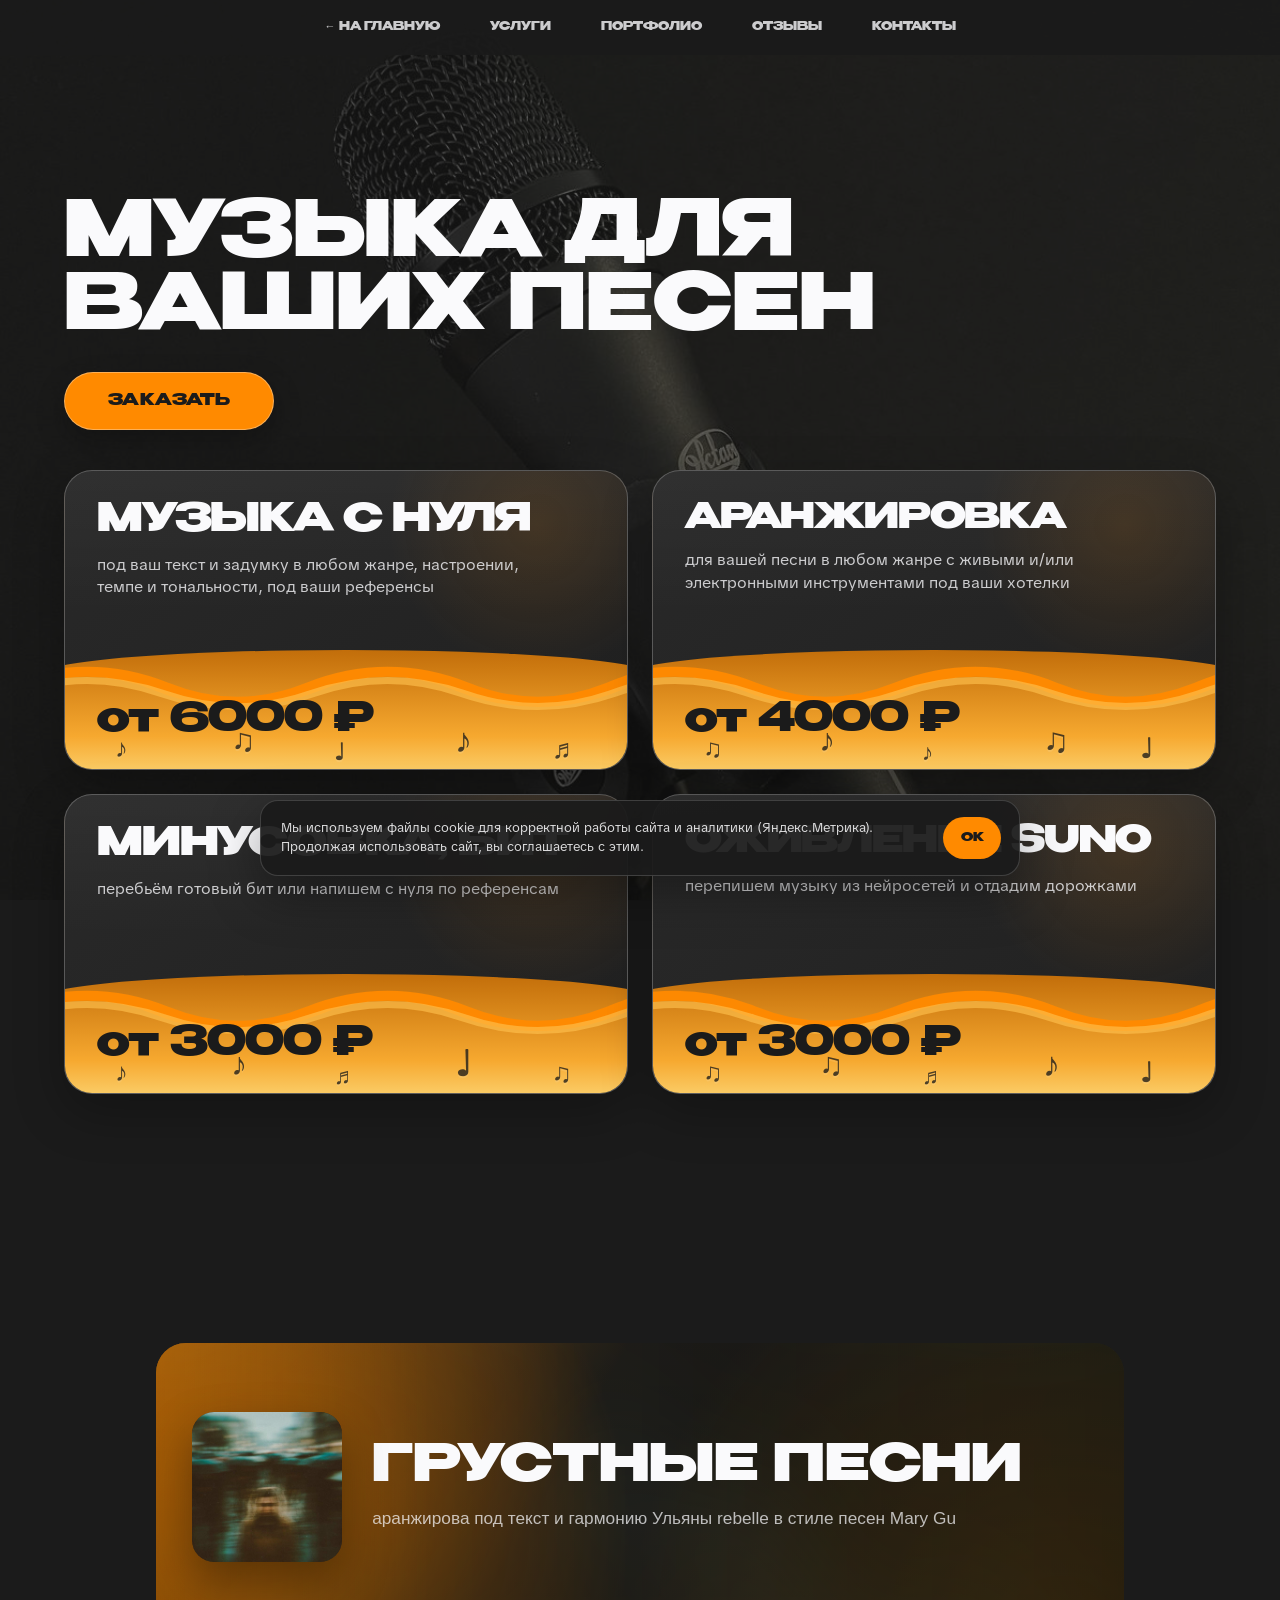
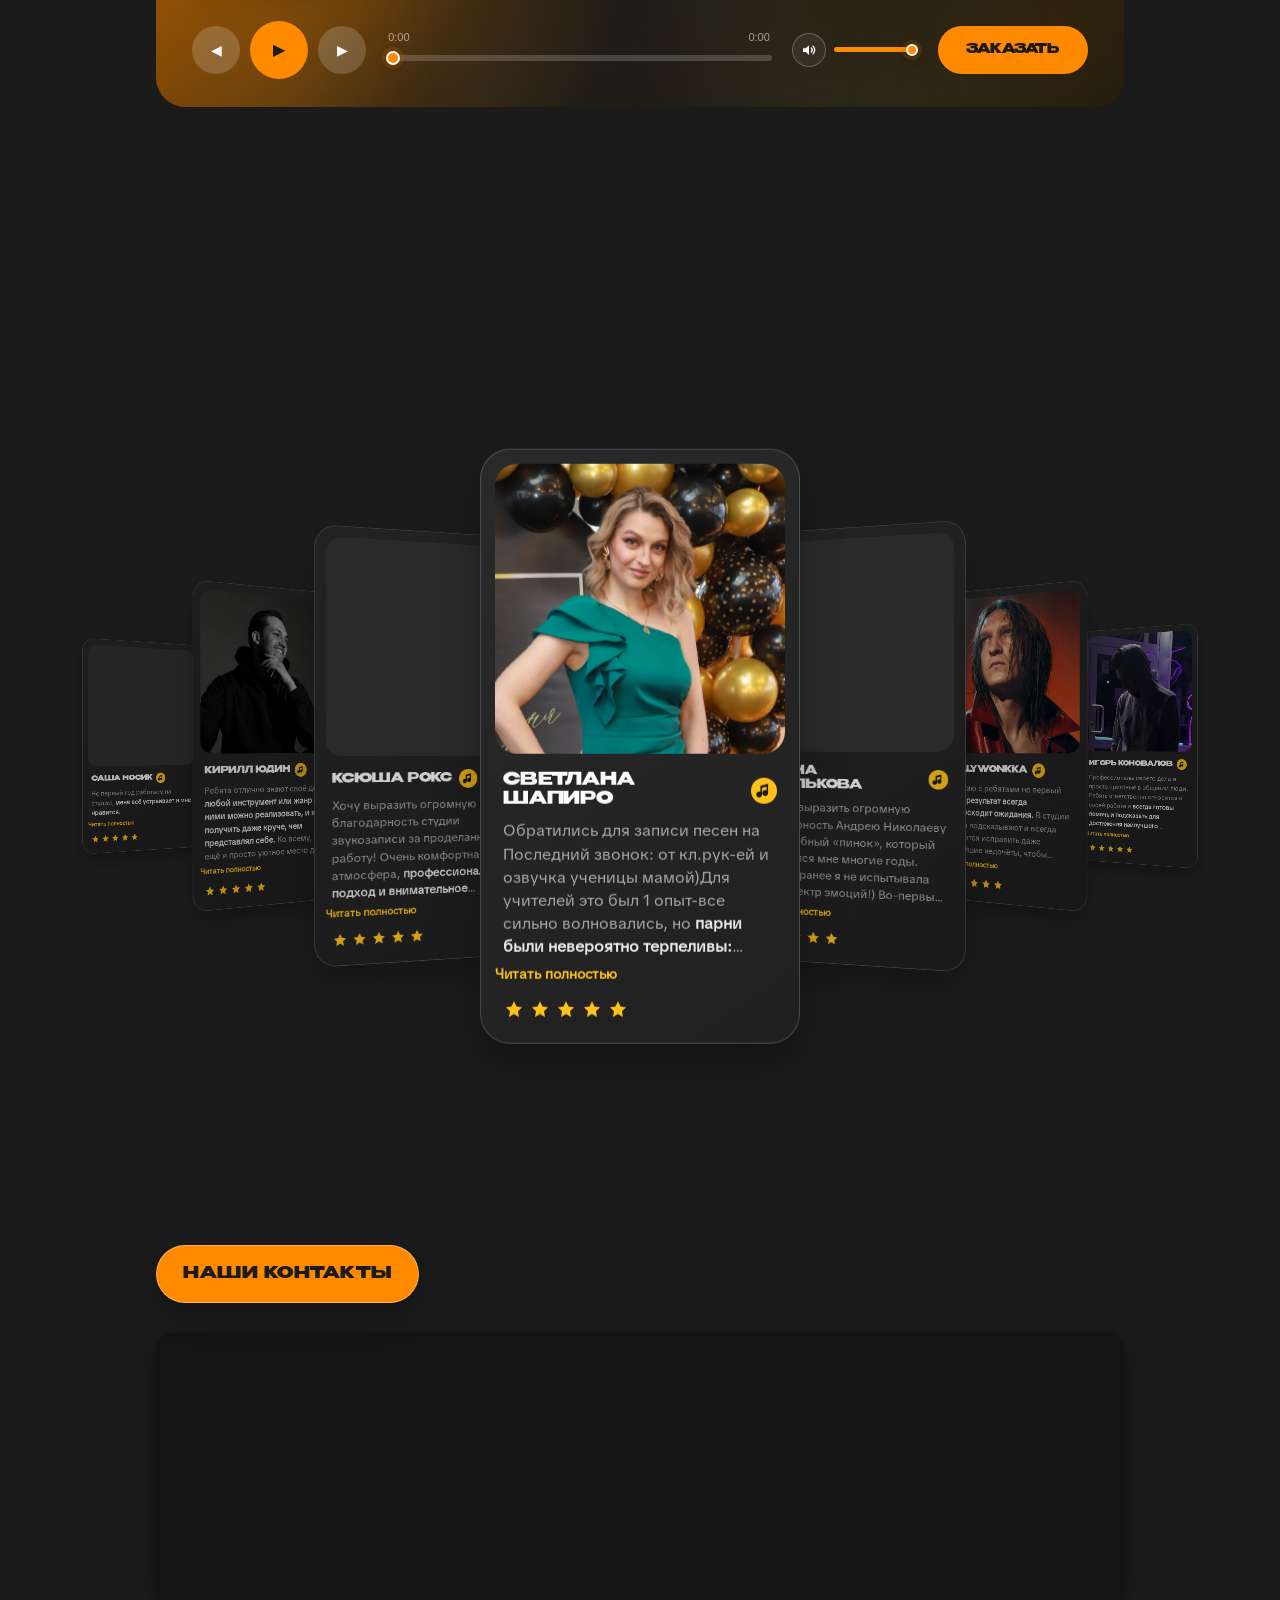
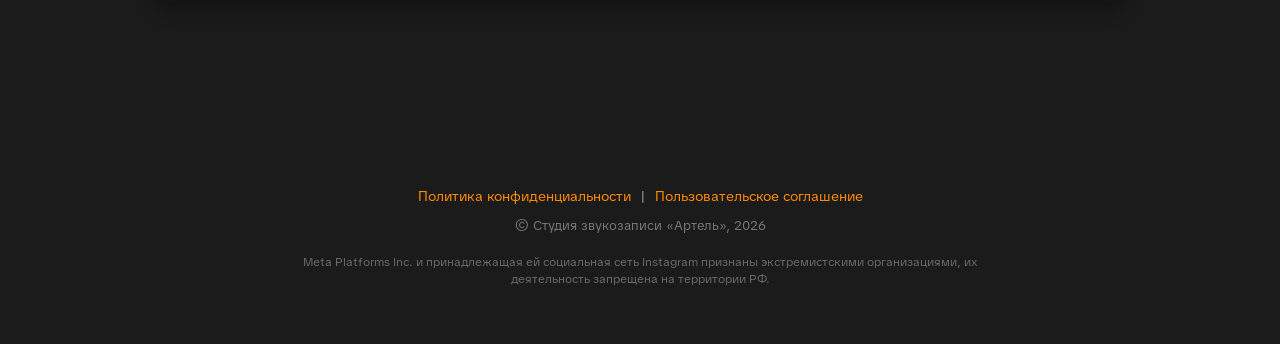
<file: music.html>
<!DOCTYPE html>
<html lang="ru">
<head>
  <meta charset="UTF-8">
  <meta name="viewport" content="width=device-width, initial-scale=1.0">
  <meta name="description" content="Музыкальные услуги студии звукозаписи «Артель».">
  <title>Музыка | Студия звукозаписи «Артель»</title>
  <link rel="icon" type="image/png" href="favicon.png">
  <link rel="stylesheet" href="styles.css?v=20261028b">
  <link rel="stylesheet" href="music.css?v=20261024b">
</head>
<body class="music-page">

<div class="site-bg-slider" aria-hidden="true"></div>
<div class="site-background-overlay" aria-hidden="true"></div>

<header class="header music-header">
  <div class="header-gradient"></div>
  <div class="burger" aria-label="Открыть меню">☰</div>
  <nav>
    <a href="index.html">← НА ГЛАВНУЮ</a>
    <a href="#services">УСЛУГИ</a>
    <a href="#portfolio">ПОРТФОЛИО</a>
    <a href="#reviews">ОТЗЫВЫ</a>
    <a href="#contacts">КОНТАКТЫ</a>
  </nav>
</header>

<main class="music-main">

  <section id="services" class="music-section music-services">
    <div class="music-section-heading">
      <h2>МУЗЫКА ДЛЯ ВАШИХ ПЕСЕН</h2>
      <div class="music-order">
        <button class="music-order-button" type="button" aria-expanded="false" aria-controls="musicOrderSocialsTop">
          <span>ЗАКАЗАТЬ</span>
        </button>
        <div class="music-order-socials" id="musicOrderSocialsTop" aria-hidden="true">
          <a class="music-order-social music-order-phone" href="tel:+79807232388" aria-label="Позвонить"><img src="assets/icons/phone.png" alt="Позвонить"></a>
          <a class="music-order-social music-order-vk" href="https://vk.ru/studio_artel_tula?utm_source=site" target="_blank" rel="noopener" aria-label="ВКонтакте"><img src="assets/icons/vk.png" alt="ВКонтакте"></a>
          <a class="music-order-social music-order-rutube" href="https://rutube.ru/channel/81429966/?utm_source=site" target="_blank" rel="noopener" aria-label="RUTUBE"><img src="assets/icons/rutube.png" alt="RUTUBE"></a>
          <a class="music-order-social music-order-telegram" href="https://t.me/studio_artel_tula?utm_source=site" target="_blank" rel="noopener" aria-label="Telegram"><img src="assets/icons/telegram.png" alt="Telegram"></a>
          <a class="music-order-social music-order-youtube" href="https://www.youtube.com/@studio_artel_tula?utm_source=site" target="_blank" rel="noopener" aria-label="YouTube"><img src="assets/icons/youtube.png" alt="YouTube"></a>
          <a class="music-order-social music-order-instagram" href="https://www.instagram.com/studio_artel_tula/?utm_source=site" target="_blank" rel="noopener" aria-label="Instagram"><img src="assets/icons/instagram.png" alt="Instagram"></a>
        </div>
      </div>
    </div>

    <div class="music-cards">
      <article class="music-card">
<div class="music-card-copy">
          <h3>МУЗЫКА С НУЛЯ</h3>
          <p>под ваш текст и задумку в любом жанре, настроении, темпе и тональности, под ваши референсы</p>
        </div>
        <div class="music-card-price music-card-price-text">от 6000 ₽</div>
        <div class="music-music-bed music-music-bed-one" aria-hidden="true">
  <svg class="music-sine-wave" viewBox="0 0 1200 260" preserveAspectRatio="none">
    <path d="M0,145 C90,70 180,70 270,145 S450,220 540,145 S720,70 810,145 S990,220 1080,145 S1170,90 1200,135"></path>
    <path class="music-sine-wave-back" d="M0,170 C90,105 180,105 270,170 S450,235 540,170 S720,105 810,170 S990,235 1080,170 S1170,120 1200,155"></path>
  </svg>
  <span class="music-floating-note note-a n1" aria-hidden="true">♪</span><span class="music-floating-note note-b n2" aria-hidden="true">♫</span><span class="music-floating-note note-c n3" aria-hidden="true">♩</span><span class="music-floating-note note-d n4" aria-hidden="true">♪</span><span class="music-floating-note note-e n5" aria-hidden="true">♬</span>
</div>
      </article>

      <article class="music-card">
<div class="music-card-copy">
          <h3>АРАНЖИРОВКА</h3>
          <p>для вашей песни в любом жанре с живыми и/или электронными инструментами под ваши хотелки</p>
        </div>
        <div class="music-card-price music-card-price-text">от 4000 ₽</div>
        <div class="music-music-bed music-music-bed-two" aria-hidden="true">
  <svg class="music-sine-wave" viewBox="0 0 1200 260" preserveAspectRatio="none">
    <path d="M0,145 C90,70 180,70 270,145 S450,220 540,145 S720,70 810,145 S990,220 1080,145 S1170,90 1200,135"></path>
    <path class="music-sine-wave-back" d="M0,170 C90,105 180,105 270,170 S450,235 540,170 S720,105 810,170 S990,235 1080,170 S1170,120 1200,155"></path>
  </svg>
  <span class="music-floating-note note-a n1" aria-hidden="true">♫</span><span class="music-floating-note note-c n2" aria-hidden="true">♪</span><span class="music-floating-note note-e n3" aria-hidden="true">♩</span><span class="music-floating-note note-b n4" aria-hidden="true">♪</span><span class="music-floating-note note-d n5" aria-hidden="true">♫</span>
</div>
      </article>

      <article class="music-card">
<div class="music-card-copy">
          <h3>МИНУСОВКА, БИТ</h3>
          <p>перебьём готовый бит или напишем с нуля по референсам</p>
        </div>
        <div class="music-card-price music-card-price-text">от 3000 ₽</div>
        <div class="music-music-bed music-music-bed-three" aria-hidden="true">
  <svg class="music-sine-wave" viewBox="0 0 1200 260" preserveAspectRatio="none">
    <path d="M0,145 C90,70 180,70 270,145 S450,220 540,145 S720,70 810,145 S990,220 1080,145 S1170,90 1200,135"></path>
    <path class="music-sine-wave-back" d="M0,170 C90,105 180,105 270,170 S450,235 540,170 S720,105 810,170 S990,235 1080,170 S1170,120 1200,155"></path>
  </svg>
  <span class="music-floating-note note-d n1" aria-hidden="true">♩</span><span class="music-floating-note note-a n2" aria-hidden="true">♪</span><span class="music-floating-note note-e n3" aria-hidden="true">♫</span><span class="music-floating-note note-c n4" aria-hidden="true">♬</span><span class="music-floating-note note-b n5" aria-hidden="true">♪</span>
</div>
      </article>

      <article class="music-card">
<div class="music-card-copy">
          <h3>ОЖИВЛЕНИЕ SUNO</h3>
          <p>перепишем музыку из нейросетей и отдадим дорожками</p>
        </div>
        <div class="music-card-price music-card-price-text">от 3000 ₽</div>
        <div class="music-music-bed music-music-bed-four" aria-hidden="true">
  <svg class="music-sine-wave" viewBox="0 0 1200 260" preserveAspectRatio="none">
    <path d="M0,145 C90,70 180,70 270,145 S450,220 540,145 S720,70 810,145 S990,220 1080,145 S1170,90 1200,135"></path>
    <path class="music-sine-wave-back" d="M0,170 C90,105 180,105 270,170 S450,235 540,170 S720,105 810,170 S990,235 1080,170 S1170,120 1200,155"></path>
  </svg>
  <span class="music-floating-note note-b n1" aria-hidden="true">♫</span><span class="music-floating-note note-e n2" aria-hidden="true">♩</span><span class="music-floating-note note-d n3" aria-hidden="true">♪</span><span class="music-floating-note note-a n4" aria-hidden="true">♫</span><span class="music-floating-note note-c n5" aria-hidden="true">♬</span>
</div>
      </article>
    </div>
  </section>

  <section id="portfolio" class="studio portfolio-section">
  <h2>ПОРТФОЛИО</h2>

<div class="artel-case-player" data-audio-player>
      <div class="artel-case-player-bg" aria-hidden="true"></div>
      <canvas class="artel-case-visualizer" data-visualizer aria-hidden="true"></canvas>
      <div class="artel-case-player-main">
        <div class="artel-case-cover-wrap">
          <img class="artel-case-cover" data-track-cover alt="Обложка трека" hidden>
        </div>

        <div class="artel-case-copy">
          <strong class="artel-case-title" data-track-title>Добавьте первый трек</strong>
          <p class="artel-case-description" data-track-description>Укажите MP3, название, описание кейса и квадратную обложку.</p>
        </div>
      </div>

      <div class="artel-case-controls">
        <div class="artel-case-buttons">
          <button class="artel-case-btn" type="button" data-action="prev" aria-label="Предыдущий трек">◀︎</button>
          <button class="artel-case-btn artel-case-play" type="button" data-action="play" aria-label="Воспроизвести">▶︎</button>
          <button class="artel-case-btn" type="button" data-action="next" aria-label="Следующий трек">▶︎</button>
        </div>

        <div class="artel-case-progress-wrap">
          <div class="artel-case-progress-top">
            <span data-current-time>0:00</span>
            <span data-duration>0:00</span>
          </div>
          <input class="artel-case-progress" data-progress type="range" min="0" max="100" value="0" step="0.1" aria-label="Позиция воспроизведения">
        </div>

        <div class="artel-case-volume" data-volume-box>
          <button class="artel-case-mute" type="button" data-mute aria-label="Выключить звук">
            <svg class="vol-on" viewBox="0 0 24 24" aria-hidden="true"><path d="M4 9.5v5h3.6L12 18.5v-13L7.6 9.5H4Z"/><path class="vol-wave" d="M15 9.2a4 4 0 0 1 0 5.6M17.4 6.8a7.4 7.4 0 0 1 0 10.4" fill="none" stroke="currentColor" stroke-width="1.8" stroke-linecap="round"/></svg>
            <svg class="vol-off" viewBox="0 0 24 24" aria-hidden="true"><path d="M4 9.5v5h3.6L12 18.5v-13L7.6 9.5H4Z"/><path d="m15.5 9.5 5 5m0-5-5 5" fill="none" stroke="currentColor" stroke-width="1.8" stroke-linecap="round"/></svg>
          </button>
          <input class="artel-case-volume-range" data-volume type="range" min="0" max="100" value="100" step="1" aria-label="Громкость">
        </div>

        <a class="artel-case-order" href="#contacts">ЗАКАЗАТЬ</a>
      </div>

      <audio data-audio preload="none"></audio>
    </div>
</section>

  <section class="studio" id="reviews">
<h2>ОТЗЫВЫ</h2>

<h3 class="video-subheading rc-heading">МНЕНИЯ О РАБОТЕ С НАМИ</h3>
<div class="cf cf-reviews" data-gap="74">
  <div class="cf-track">
    <article class="rc-card cf-item">
      <img class="rc-photo" src="assets/img/reviews/review1.jpg?v=3" alt="Фото клиента 1" loading="lazy" decoding="async">
      <h3 class="rc-name">Ульяна Горелькова <svg class="rc-note" viewBox="0 0 24 24" aria-hidden="true"><circle cx="12" cy="12" r="12" fill="#ffc21a"/><path d="M15.8 5.5v8.6a2.7 2.7 0 1 1-1.5-2.4V8.3l-4.1 1v6.2a2.7 2.7 0 1 1-1.5-2.4V7.3Z" fill="#1b1b1b"/></svg></h3>
      <p class="rc-text">Хочется выразить огромную благодарность Андрею Николаеву за волшебный «пинок», который требовался мне многие годы. Никогда ранее я не испытывала такой спектр эмоций!) Во-первых, я написала песню, да, сама. Но я умею играть только на клавишах, а мне нужна была аранжировка. <b>Полнейшие гении в лице Андрея и Евгения написали мне музыку с нуля!</b> Ещё находясь на студии, я была в потрясении от того, что происходит, потому что музыка появилась у меня буквально на глазах, учитывая то, что я понятия не имела о том, чего мне хочется слышать в принципе. Во-вторых, атмосфера во время записи. Представьте себе, что вы заходите в гости к лучшим друзьям, которые поддержат и помогут, и словом, и делом. Советую смело обращаться в «Артель», потому что нигде вы такого больше не найдёте. Это я вам говорю. Большое спасибо ребятам за возможность снова почувствовать себя маленькой девочкой, которая написала стихи и хотела воплотить их во что-то дельное. 🫱‍🫲</p>
      <div class="rc-stars" aria-label="Оценка 5 из 5"><svg viewBox="0 0 24 24" aria-hidden="true"><path d="m12 2.8 2.7 5.7 6.2.8-4.6 4.3 1.2 6.2L12 16.7 6.5 19.8l1.2-6.2L3.1 9.3l6.2-.8Z"/></svg><svg viewBox="0 0 24 24" aria-hidden="true"><path d="m12 2.8 2.7 5.7 6.2.8-4.6 4.3 1.2 6.2L12 16.7 6.5 19.8l1.2-6.2L3.1 9.3l6.2-.8Z"/></svg><svg viewBox="0 0 24 24" aria-hidden="true"><path d="m12 2.8 2.7 5.7 6.2.8-4.6 4.3 1.2 6.2L12 16.7 6.5 19.8l1.2-6.2L3.1 9.3l6.2-.8Z"/></svg><svg viewBox="0 0 24 24" aria-hidden="true"><path d="m12 2.8 2.7 5.7 6.2.8-4.6 4.3 1.2 6.2L12 16.7 6.5 19.8l1.2-6.2L3.1 9.3l6.2-.8Z"/></svg><svg viewBox="0 0 24 24" aria-hidden="true"><path d="m12 2.8 2.7 5.7 6.2.8-4.6 4.3 1.2 6.2L12 16.7 6.5 19.8l1.2-6.2L3.1 9.3l6.2-.8Z"/></svg></div>
    </article>
    <article class="rc-card cf-item">
      <img class="rc-photo" src="assets/img/reviews/review2.jpg?v=2" alt="Фото клиента 2" loading="lazy" decoding="async">
      <h3 class="rc-name">WillyWonkka <svg class="rc-note" viewBox="0 0 24 24" aria-hidden="true"><circle cx="12" cy="12" r="12" fill="#ffc21a"/><path d="M15.8 5.5v8.6a2.7 2.7 0 1 1-1.5-2.4V8.3l-4.1 1v6.2a2.7 2.7 0 1 1-1.5-2.4V7.3Z" fill="#1b1b1b"/></svg></h3>
      <p class="rc-text">Работаю с ребятами не первый год и <b>результат всегда превосходит ожидания.</b> В студии много подсказывают и всегда пытаются исправить даже малейшие недочёты, чтобы конечный результат был максимального уровня</p>
      <div class="rc-stars" aria-label="Оценка 5 из 5"><svg viewBox="0 0 24 24" aria-hidden="true"><path d="m12 2.8 2.7 5.7 6.2.8-4.6 4.3 1.2 6.2L12 16.7 6.5 19.8l1.2-6.2L3.1 9.3l6.2-.8Z"/></svg><svg viewBox="0 0 24 24" aria-hidden="true"><path d="m12 2.8 2.7 5.7 6.2.8-4.6 4.3 1.2 6.2L12 16.7 6.5 19.8l1.2-6.2L3.1 9.3l6.2-.8Z"/></svg><svg viewBox="0 0 24 24" aria-hidden="true"><path d="m12 2.8 2.7 5.7 6.2.8-4.6 4.3 1.2 6.2L12 16.7 6.5 19.8l1.2-6.2L3.1 9.3l6.2-.8Z"/></svg><svg viewBox="0 0 24 24" aria-hidden="true"><path d="m12 2.8 2.7 5.7 6.2.8-4.6 4.3 1.2 6.2L12 16.7 6.5 19.8l1.2-6.2L3.1 9.3l6.2-.8Z"/></svg><svg viewBox="0 0 24 24" aria-hidden="true"><path d="m12 2.8 2.7 5.7 6.2.8-4.6 4.3 1.2 6.2L12 16.7 6.5 19.8l1.2-6.2L3.1 9.3l6.2-.8Z"/></svg></div>
    </article>
    <article class="rc-card cf-item">
      <img class="rc-photo" src="assets/img/reviews/review3.jpg?v=2" alt="Фото клиента 3" loading="lazy" decoding="async">
      <h3 class="rc-name">Игорь Коновалов <svg class="rc-note" viewBox="0 0 24 24" aria-hidden="true"><circle cx="12" cy="12" r="12" fill="#ffc21a"/><path d="M15.8 5.5v8.6a2.7 2.7 0 1 1-1.5-2.4V8.3l-4.1 1v6.2a2.7 2.7 0 1 1-1.5-2.4V7.3Z" fill="#1b1b1b"/></svg></h3>
      <p class="rc-text">Профессионалы своего дела и просто приятные в общении люди. Ребята ответственно относятся к своей работе и <b>всегда готовы помочь и подсказать для достижения наилучшего результата.</b> Большое спасибо!</p>
      <div class="rc-stars" aria-label="Оценка 5 из 5"><svg viewBox="0 0 24 24" aria-hidden="true"><path d="m12 2.8 2.7 5.7 6.2.8-4.6 4.3 1.2 6.2L12 16.7 6.5 19.8l1.2-6.2L3.1 9.3l6.2-.8Z"/></svg><svg viewBox="0 0 24 24" aria-hidden="true"><path d="m12 2.8 2.7 5.7 6.2.8-4.6 4.3 1.2 6.2L12 16.7 6.5 19.8l1.2-6.2L3.1 9.3l6.2-.8Z"/></svg><svg viewBox="0 0 24 24" aria-hidden="true"><path d="m12 2.8 2.7 5.7 6.2.8-4.6 4.3 1.2 6.2L12 16.7 6.5 19.8l1.2-6.2L3.1 9.3l6.2-.8Z"/></svg><svg viewBox="0 0 24 24" aria-hidden="true"><path d="m12 2.8 2.7 5.7 6.2.8-4.6 4.3 1.2 6.2L12 16.7 6.5 19.8l1.2-6.2L3.1 9.3l6.2-.8Z"/></svg><svg viewBox="0 0 24 24" aria-hidden="true"><path d="m12 2.8 2.7 5.7 6.2.8-4.6 4.3 1.2 6.2L12 16.7 6.5 19.8l1.2-6.2L3.1 9.3l6.2-.8Z"/></svg></div>
    </article>
    <article class="rc-card cf-item">
      <img class="rc-photo" src="assets/img/reviews/review4.jpg?v=2" alt="Фото клиента 4" loading="lazy" decoding="async">
      <h3 class="rc-name">Саша Носик <svg class="rc-note" viewBox="0 0 24 24" aria-hidden="true"><circle cx="12" cy="12" r="12" fill="#ffc21a"/><path d="M15.8 5.5v8.6a2.7 2.7 0 1 1-1.5-2.4V8.3l-4.1 1v6.2a2.7 2.7 0 1 1-1.5-2.4V7.3Z" fill="#1b1b1b"/></svg></h3>
      <p class="rc-text">Не первый год работаем на студии, <b>меня всё устраивает и мне нравится.</b></p>
      <div class="rc-stars" aria-label="Оценка 5 из 5"><svg viewBox="0 0 24 24" aria-hidden="true"><path d="m12 2.8 2.7 5.7 6.2.8-4.6 4.3 1.2 6.2L12 16.7 6.5 19.8l1.2-6.2L3.1 9.3l6.2-.8Z"/></svg><svg viewBox="0 0 24 24" aria-hidden="true"><path d="m12 2.8 2.7 5.7 6.2.8-4.6 4.3 1.2 6.2L12 16.7 6.5 19.8l1.2-6.2L3.1 9.3l6.2-.8Z"/></svg><svg viewBox="0 0 24 24" aria-hidden="true"><path d="m12 2.8 2.7 5.7 6.2.8-4.6 4.3 1.2 6.2L12 16.7 6.5 19.8l1.2-6.2L3.1 9.3l6.2-.8Z"/></svg><svg viewBox="0 0 24 24" aria-hidden="true"><path d="m12 2.8 2.7 5.7 6.2.8-4.6 4.3 1.2 6.2L12 16.7 6.5 19.8l1.2-6.2L3.1 9.3l6.2-.8Z"/></svg><svg viewBox="0 0 24 24" aria-hidden="true"><path d="m12 2.8 2.7 5.7 6.2.8-4.6 4.3 1.2 6.2L12 16.7 6.5 19.8l1.2-6.2L3.1 9.3l6.2-.8Z"/></svg></div>
    </article>
    <article class="rc-card cf-item">
      <img class="rc-photo" src="assets/img/reviews/review6.jpg?v=3" alt="Фото клиента 6" loading="lazy" decoding="async">
      <h3 class="rc-name">Кирилл Юдин <svg class="rc-note" viewBox="0 0 24 24" aria-hidden="true"><circle cx="12" cy="12" r="12" fill="#ffc21a"/><path d="M15.8 5.5v8.6a2.7 2.7 0 1 1-1.5-2.4V8.3l-4.1 1v6.2a2.7 2.7 0 1 1-1.5-2.4V7.3Z" fill="#1b1b1b"/></svg></h3>
      <p class="rc-text">Ребята отлично знают своё дело, <b>любой инструмент или жанр с ними можно реализовать, и итог получить даже круче, чем представлял себе.</b> Ко всему, это ещё и просто уютное место для творческих людей!</p>
      <div class="rc-stars" aria-label="Оценка 5 из 5"><svg viewBox="0 0 24 24" aria-hidden="true"><path d="m12 2.8 2.7 5.7 6.2.8-4.6 4.3 1.2 6.2L12 16.7 6.5 19.8l1.2-6.2L3.1 9.3l6.2-.8Z"/></svg><svg viewBox="0 0 24 24" aria-hidden="true"><path d="m12 2.8 2.7 5.7 6.2.8-4.6 4.3 1.2 6.2L12 16.7 6.5 19.8l1.2-6.2L3.1 9.3l6.2-.8Z"/></svg><svg viewBox="0 0 24 24" aria-hidden="true"><path d="m12 2.8 2.7 5.7 6.2.8-4.6 4.3 1.2 6.2L12 16.7 6.5 19.8l1.2-6.2L3.1 9.3l6.2-.8Z"/></svg><svg viewBox="0 0 24 24" aria-hidden="true"><path d="m12 2.8 2.7 5.7 6.2.8-4.6 4.3 1.2 6.2L12 16.7 6.5 19.8l1.2-6.2L3.1 9.3l6.2-.8Z"/></svg><svg viewBox="0 0 24 24" aria-hidden="true"><path d="m12 2.8 2.7 5.7 6.2.8-4.6 4.3 1.2 6.2L12 16.7 6.5 19.8l1.2-6.2L3.1 9.3l6.2-.8Z"/></svg></div>
    </article>
    <article class="rc-card cf-item">
      <img class="rc-photo" src="assets/img/reviews/review7.jpg?v=3" alt="Фото клиента 7" loading="lazy" decoding="async">
      <h3 class="rc-name">Ксюша Рокс <svg class="rc-note" viewBox="0 0 24 24" aria-hidden="true"><circle cx="12" cy="12" r="12" fill="#ffc21a"/><path d="M15.8 5.5v8.6a2.7 2.7 0 1 1-1.5-2.4V8.3l-4.1 1v6.2a2.7 2.7 0 1 1-1.5-2.4V7.3Z" fill="#1b1b1b"/></svg></h3>
      <p class="rc-text">Хочу выразить огромную благодарность студии звукозаписи за проделанную работу! Очень комфортная атмосфера, <b>профессиональный подход и внимательное отношение к деталям.</b> С вами было легко и спокойно работать — чувствуется, что вы действительно любите своё дело и переживаете за результат. С радостью вернусь снова!</p>
      <div class="rc-stars" aria-label="Оценка 5 из 5"><svg viewBox="0 0 24 24" aria-hidden="true"><path d="m12 2.8 2.7 5.7 6.2.8-4.6 4.3 1.2 6.2L12 16.7 6.5 19.8l1.2-6.2L3.1 9.3l6.2-.8Z"/></svg><svg viewBox="0 0 24 24" aria-hidden="true"><path d="m12 2.8 2.7 5.7 6.2.8-4.6 4.3 1.2 6.2L12 16.7 6.5 19.8l1.2-6.2L3.1 9.3l6.2-.8Z"/></svg><svg viewBox="0 0 24 24" aria-hidden="true"><path d="m12 2.8 2.7 5.7 6.2.8-4.6 4.3 1.2 6.2L12 16.7 6.5 19.8l1.2-6.2L3.1 9.3l6.2-.8Z"/></svg><svg viewBox="0 0 24 24" aria-hidden="true"><path d="m12 2.8 2.7 5.7 6.2.8-4.6 4.3 1.2 6.2L12 16.7 6.5 19.8l1.2-6.2L3.1 9.3l6.2-.8Z"/></svg><svg viewBox="0 0 24 24" aria-hidden="true"><path d="m12 2.8 2.7 5.7 6.2.8-4.6 4.3 1.2 6.2L12 16.7 6.5 19.8l1.2-6.2L3.1 9.3l6.2-.8Z"/></svg></div>
    </article>
    <article class="rc-card cf-item">
      <img class="rc-photo" src="assets/img/reviews/review5.jpg?v=3" alt="Фото клиента 5" loading="lazy" decoding="async">
      <h3 class="rc-name">Светлана Шапиро <svg class="rc-note" viewBox="0 0 24 24" aria-hidden="true"><circle cx="12" cy="12" r="12" fill="#ffc21a"/><path d="M15.8 5.5v8.6a2.7 2.7 0 1 1-1.5-2.4V8.3l-4.1 1v6.2a2.7 2.7 0 1 1-1.5-2.4V7.3Z" fill="#1b1b1b"/></svg></h3>
      <p class="rc-text">Обратились для записи песен на Последний звонок: от кл.рук-ей и озвучка ученицы мамой)Для учителей это был 1 опыт-все сильно волновались, но <b>парни были невероятно терпеливы:</b> подсказали, объяснили!В итоге учителя ушли довольными и считают это классным творческим опытом) Ребята сохранили всю душевность в голосах)Со второй песней все получилось тоже прекрасно: ребята услышали задумку, и получилось все, как планировалось! И технически, и эмоционально🔥Спасибо вам за высокий профессионализм!</p>
      <div class="rc-stars" aria-label="Оценка 5 из 5"><svg viewBox="0 0 24 24" aria-hidden="true"><path d="m12 2.8 2.7 5.7 6.2.8-4.6 4.3 1.2 6.2L12 16.7 6.5 19.8l1.2-6.2L3.1 9.3l6.2-.8Z"/></svg><svg viewBox="0 0 24 24" aria-hidden="true"><path d="m12 2.8 2.7 5.7 6.2.8-4.6 4.3 1.2 6.2L12 16.7 6.5 19.8l1.2-6.2L3.1 9.3l6.2-.8Z"/></svg><svg viewBox="0 0 24 24" aria-hidden="true"><path d="m12 2.8 2.7 5.7 6.2.8-4.6 4.3 1.2 6.2L12 16.7 6.5 19.8l1.2-6.2L3.1 9.3l6.2-.8Z"/></svg><svg viewBox="0 0 24 24" aria-hidden="true"><path d="m12 2.8 2.7 5.7 6.2.8-4.6 4.3 1.2 6.2L12 16.7 6.5 19.8l1.2-6.2L3.1 9.3l6.2-.8Z"/></svg><svg viewBox="0 0 24 24" aria-hidden="true"><path d="m12 2.8 2.7 5.7 6.2.8-4.6 4.3 1.2 6.2L12 16.7 6.5 19.8l1.2-6.2L3.1 9.3l6.2-.8Z"/></svg></div>
    </article>
  </div>
</div>
</section>

  <section id="contacts" class="studio">
  <h2>КОНТАКТЫ</h2>

  <div class="hero-buttons">
    <div class="contact-order">
  <button class="contact-order-button" type="button" aria-expanded="false" aria-controls="contactOrderSocials2">НАШИ КОНТАКТЫ</button>
  <div class="contact-order-socials" id="contactOrderSocials2" aria-hidden="true">
    <a class="contact-order-social" href="tel:+79807232388" aria-label="Позвонить"><img src="assets/icons/phone.png" alt="Позвонить"></a>
    <a class="contact-order-social" href="https://vk.ru/studio_artel_tula?utm_source=site" target="_blank" rel="noopener" aria-label="ВКонтакте"><img src="assets/icons/vk.png" alt="ВКонтакте"></a>
    <a class="contact-order-social" href="https://rutube.ru/channel/81429966/?utm_source=site" target="_blank" rel="noopener" aria-label="RUTUBE"><img src="assets/icons/rutube.png" alt="RUTUBE"></a>
    <a class="contact-order-social" href="https://t.me/studio_artel_tula?utm_source=site" target="_blank" rel="noopener" aria-label="Telegram"><img src="assets/icons/telegram.png" alt="Telegram"></a>
    <a class="contact-order-social" href="https://www.youtube.com/@studio_artel_tula?utm_source=site" target="_blank" rel="noopener" aria-label="YouTube"><img src="assets/icons/youtube.png" alt="YouTube"></a>
    <a class="contact-order-social" href="https://www.instagram.com/studio_artel_tula/?utm_source=site" target="_blank" rel="noopener" aria-label="Instagram"><img src="assets/icons/instagram.png" alt="Instagram"></a>
  </div>
</div>
  </div>

  <div class="map-container">
    <iframe 
      src="https://yandex.ru/map-widget/v1/?z=12&ol=biz&oid=38650113761"
      allowfullscreen
      loading="lazy"
    ></iframe>
  </div>
</section>
</main>

<footer class="music-footer">
  <div class="music-footer-links">
    <a href="privacy.html" target="_blank" rel="noopener noreferrer">Политика конфиденциальности</a>
    <span aria-hidden="true">|</span>
    <a href="terms.html" target="_blank" rel="noopener noreferrer">Пользовательское соглашение</a>
  </div>
  <div class="music-footer-copy">© Студия звукозаписи «Артель», 2026</div>
  <div class="music-footer-note">Meta Platforms Inc. и принадлежащая ей социальная сеть Instagram признаны экстремистскими организациями, их деятельность запрещена на территории РФ.</div>
</footer>

<div class="music-cookie-banner" id="musicCookieBanner" role="dialog" aria-live="polite" aria-label="Уведомление о cookie">
  <p>Мы используем файлы cookie для корректной работы сайта и аналитики (Яндекс.Метрика). Продолжая использовать сайт, вы соглашаетесь с этим.</p>
  <button type="button" id="musicAcceptCookie">OK</button>
</div>

<script>
function loadYandexMetrika() {
  if (window.__artelMetrikaLoaded) return;
  window.__artelMetrikaLoaded = true;
  (function(m,e,t,r,i,k,a){
    m[i]=m[i]||function(){(m[i].a=m[i].a||[]).push(arguments)};
    m[i].l=1*new Date();
    for (var j=0; j<document.scripts.length; j++) {
      if (document.scripts[j].src === r) return;
    }
    k=e.createElement(t);
    a=e.getElementsByTagName(t)[0];
    k.async=1;
    k.src=r;
    a.parentNode.insertBefore(k,a);
  })(window, document, 'script', 'https://mc.yandex.ru/metrika/tag.js?id=109056207', 'ym');
  ym(109056207, 'init', {ssr:true, webvisor:true, clickmap:true, ecommerce:"dataLayer", referrer:document.referrer, url:location.href, accurateTrackBounce:true, trackLinks:true});
}

const musicCookieBanner = document.getElementById('musicCookieBanner');
const musicAcceptCookie = document.getElementById('musicAcceptCookie');
if (localStorage.getItem('cookieConsent') === 'true') {
  loadYandexMetrika();
} else if (musicCookieBanner) {
  musicCookieBanner.classList.add('is-visible');
}
musicAcceptCookie?.addEventListener('click', () => {
  localStorage.setItem('cookieConsent', 'true');
  musicCookieBanner?.classList.remove('is-visible');
  loadYandexMetrika();
});

</script>

<script>
const burger = document.querySelector('.music-page .burger');
const nav = document.querySelector('.music-page .header nav');

if (burger && nav) {
  burger.addEventListener('click', () => nav.classList.toggle('active'));
  nav.querySelectorAll('a').forEach(link => {
    link.addEventListener('click', () => nav.classList.remove('active'));
  });
}

document.querySelectorAll('.music-order').forEach(order => {
  const button = order.querySelector('.music-order-button');
  const socials = order.querySelector('.music-order-socials');
  if (!button || !socials) return;
  button.addEventListener('click', event => {
    event.stopPropagation();
    const active = socials.classList.toggle('active');
    button.classList.toggle('active', active);
    button.setAttribute('aria-expanded', String(active));
    socials.setAttribute('aria-hidden', String(!active));
  });
});

document.addEventListener('click', event => {
  document.querySelectorAll('.music-order').forEach(order => {
    if (order.contains(event.target)) return;
    const button = order.querySelector('.music-order-button');
    const socials = order.querySelector('.music-order-socials');
    if (!button || !socials) return;
    socials.classList.remove('active');
    button.classList.remove('active');
    button.setAttribute('aria-expanded', 'false');
    socials.setAttribute('aria-hidden', 'true');
  });
});

document.querySelectorAll('.music-page .header nav a[href^="#"]').forEach(link => {
  link.addEventListener('click', event => {
    const target = document.querySelector(link.getAttribute('href'));
    if (!target) return;
    event.preventDefault();
    target.scrollIntoView({behavior:'smooth', block:'start'});
    nav?.classList.remove('active');
  });
});

document.documentElement.classList.add('music-js');
const musicRevealItems = document.querySelectorAll('.music-section, .music-card, .artel-case-player, .music-review-source, .music-footer');
const musicRevealObserver = new IntersectionObserver(entries => {
  entries.forEach(entry => {
    if (entry.isIntersecting) {
      entry.target.classList.add('is-visible');
      musicRevealObserver.unobserve(entry.target);
    }
  });
}, {threshold:0.08, rootMargin:'0px 0px -8% 0px'});
musicRevealItems.forEach(item => musicRevealObserver.observe(item));

document.querySelectorAll('.music-faq-question').forEach(button => {
  button.addEventListener('click', () => {
    const item = button.closest('.music-faq-item');
    item.classList.toggle('active');
  });
});

const musicTracks = [

  {
    src: 'assets/audio/napotom.mp3',
    title: 'НА ПОТОМ',
    description: 'WillyWonkka',
    cover: 'assets/img/covers/napotom.jpg'
  },

  {
    src: 'assets/audio/voice.mp3',
    title: 'VOICE',
    description: 'WillyWonkka',
    cover: 'assets/img/covers/voice.jpg'
  },

  {
    src: 'assets/audio/huliganka.mp3',
    title: 'ХУЛИГАНКА',
    description: 'Заноза',
    cover: 'assets/img/covers/huliganka.jpg'
  },

  {
    src: 'assets/audio/dotla.mp3',
    title: 'ДОТЛА',
    description: 'WillyWonkka',
    cover: 'assets/img/covers/dotla.jpg'
  },

  {
    src: 'assets/audio/ostanovis.mp3',
    title: 'ОСТАНОВИСЬ',
    description: 'Ксюша Рокс',
    cover: 'assets/img/covers/ostanovis.jpg'
  },

  {
    src: 'assets/audio/bezzvuchnyrezhim.mp3',
    title: 'БЕЗЗВУЧНЫЙ РЕЖИМ',
    description: 'бит для одного из треков альбома "Последний" Саши Ресторатора',
    cover: 'assets/img/covers/bezzvuchnyrezhim.jpg'
  },
  
  {
    src: 'assets/audio/kabardinka.mp3',
    title: 'КАБАРДИНКА',
    description: 'аранжировка в стиле современного поп-шансона с живыми и синтезированными инструментами под демку из SUNO под текст и жанр дуэта KABAR & DINA',
    cover: 'assets/img/covers/kabardinka.jpg'
  },

  {
    src: 'assets/audio/ktotebyaobidel.mp3',
    title: 'КТО ТЕБЯ ОБИДЕЛ',
    description: 'аранжировка для Ксюши Рокс по демке из SUNO в стиле поп-рок с живыми и виртуальными инструментами',
    cover: 'assets/img/covers/ktotebyaobidel.jpg'
  },

  {
    src: 'assets/audio/yapomny.mp3',
    title: 'Я ПОМНЮ',
    description: 'аранжировка для Ксюши Рокс по демке из SUNO в стиле поп-рок с живыми и виртуальными инструментами',
    cover: 'assets/img/covers/yapomny.jpg'
  },

  {
    src: 'assets/audio/grustnyepesni.mp3',
    title: 'ГРУСТНЫЕ ПЕСНИ',
    description: 'аранжирова под текст и гармонию Ульяны rebelle в стиле песен Mary Gu',
    cover: 'assets/img/covers/grustnyepesni.jpg'
  },

  {
    src: 'assets/audio/nomera.mp3',
    title: 'НОМЕРА',
    description: 'аранжирова под текст и гармонию sorry, we are closed в стиле поп-панк',
    cover: 'assets/img/covers/nomera.jpg'
  },

  {
    src: 'assets/audio/slovnomenyatutnet.mp3',
    title: 'СЛОВНО МЕНЯ ТУТ НЕТ',
    description: 'дебютный релиз The You-Jin Experience, полностью подготовленный в нашей студии',
    cover: 'assets/img/covers/slovnomenyatutnet.jpg'
  },

  {
    src: 'assets/audio/kadry.mp3',
    title: 'КАДРЫ',
    description: 'сделали лёгкую гитарную аранжировку для нового совместного синглаа Саши Носика и WillyWonkka',
    cover: 'assets/img/covers/kadry.jpg'
  }

];

const audioPlayer = document.querySelector('[data-audio-player]');
if (audioPlayer) {
  const audio = audioPlayer.querySelector('[data-audio]');
  const playButton = audioPlayer.querySelector('[data-action="play"]');
  const prevButton = audioPlayer.querySelector('[data-action="prev"]');
  const nextButton = audioPlayer.querySelector('[data-action="next"]');
  const copy = audioPlayer.querySelector('.artel-case-copy');
  const title = audioPlayer.querySelector('[data-track-title]');
  const description = audioPlayer.querySelector('[data-track-description]');
  const cover = audioPlayer.querySelector('[data-track-cover]');
  const background = audioPlayer.querySelector('.artel-case-player-bg');
  const progress = audioPlayer.querySelector('[data-progress]');
  const currentTimeLabel = audioPlayer.querySelector('[data-current-time]');
  const durationLabel = audioPlayer.querySelector('[data-duration]');
  const coverWrap = audioPlayer.querySelector('.artel-case-cover-wrap');
  const visualizer = audioPlayer.querySelector('[data-visualizer]');

  let currentIndex = 0;
  let audioContext = null;
  let analyser = null;
  let sourceNode = null;
  let visualizerFrame = null;
  let visualizerReady = false;
  let changeTimer = null;

  const formatTime = (seconds) => {
    if (!Number.isFinite(seconds) || seconds < 0) return '0:00';
    const minutes = Math.floor(seconds / 60);
    const secs = Math.floor(seconds % 60).toString().padStart(2, '0');
    return `${minutes}:${secs}`;
  };

  const resetProgress = () => {
    progress.value = 0;
    progress.style.setProperty('--progress', '0%');
    currentTimeLabel.textContent = '0:00';
    durationLabel.textContent = '0:00';
  };

  const renderEmpty = () => {
    title.textContent = 'Добавьте первый трек';
    description.textContent = 'Укажите MP3, название, описание кейса и квадратную обложку в массиве musicTracks.';
    cover.hidden = true;
    cover.removeAttribute('src');
    background.style.removeProperty('--player-cover');
    playButton.disabled = true;
    prevButton.disabled = true;
    nextButton.disabled = true;
  };

  const applyTrack = (index, autoplay = false) => {
    if (!musicTracks.length) {
      renderEmpty();
      return;
    }

    currentIndex = (index + musicTracks.length) % musicTracks.length;
    const track = musicTracks[currentIndex];

    audio.pending = track.src;
    if (autoplay) { audio.src = track.src; } else { audio.removeAttribute('src'); }
    title.textContent = track.title || 'Без названия';
    description.textContent = track.description || '';
    resetProgress();

    if (track.cover) {
      cover.src = track.cover;
      cover.alt = track.title ? `Обложка: ${track.title}` : 'Обложка трека';
      cover.hidden = false;
      background.style.setProperty('--player-cover', `url("${track.cover}")`);
    } else {
      cover.hidden = true;
      cover.removeAttribute('src');
      background.style.removeProperty('--player-cover');
    }

    if (audio.src) audio.load();
    if (autoplay) audio.play().catch(() => {});
  };

  const loadTrack = (index, autoplay = false, direction = 'next') => {
    if (!musicTracks.length) {
      renderEmpty();
      return;
    }

    const normalizedIndex = (index + musicTracks.length) % musicTracks.length;
    if (normalizedIndex === currentIndex && cover.src) {
      if (autoplay && audio.paused) audio.play().catch(() => {});
      return;
    }

    if (changeTimer) clearTimeout(changeTimer);

    copy?.classList.remove('is-text-changing', 'is-text-entering');
    void copy?.offsetWidth;
    copy?.classList.add('is-text-changing');

    coverWrap.classList.remove('is-changing-next', 'is-changing-prev', 'is-entering-next', 'is-entering-prev');
    void coverWrap.offsetWidth;
    coverWrap.classList.add(direction === 'prev' ? 'is-changing-prev' : 'is-changing-next');

    changeTimer = setTimeout(() => {
      applyTrack(normalizedIndex, autoplay);

      copy?.classList.remove('is-text-changing');
      void copy?.offsetWidth;
      copy?.classList.add('is-text-entering');

      coverWrap.classList.remove('is-changing-next', 'is-changing-prev');
      void coverWrap.offsetWidth;
      const enterClass = direction === 'prev' ? 'is-entering-prev' : 'is-entering-next';
      coverWrap.classList.add(enterClass);

      setTimeout(() => {
        copy?.classList.remove('is-text-entering');
        coverWrap.classList.remove(enterClass);
      }, 620);
    }, 300);
  };

  const resizeVisualizer = () => {
    if (!visualizer) return;
    const rect = visualizer.getBoundingClientRect();
    const dpr = Math.min(window.devicePixelRatio || 1, 2);
    const width = Math.max(1, Math.round(rect.width * dpr));
    const height = Math.max(1, Math.round(rect.height * dpr));
    if (visualizer.width !== width || visualizer.height !== height) {
      visualizer.width = width;
      visualizer.height = height;
    }
  };

  const setupVisualizer = () => {
    if (!visualizer || visualizerReady) return true;
    try {
      const AudioContextClass = window.AudioContext || window.webkitAudioContext;
      if (!AudioContextClass) return false;

      audioContext = new AudioContextClass();
      sourceNode = audioContext.createMediaElementSource(audio);
      analyser = audioContext.createAnalyser();
      analyser.fftSize = 2048;
      analyser.smoothingTimeConstant = 0.82;
      analyser.minDecibels = -90;
      analyser.maxDecibels = -12;
      sourceNode.connect(analyser);
      analyser.connect(audioContext.destination);

      visualizerReady = true;
      resizeVisualizer();
      return true;
    } catch (error) {
      audioContext?.close?.().catch?.(() => {});
      audioContext = null;
      analyser = null;
      sourceNode = null;
      return false;
    }
  };

  const stopVisualizer = () => {
    if (visualizerFrame) {
      cancelAnimationFrame(visualizerFrame);
      visualizerFrame = null;
    }
  };

  const drawVisualizer = () => {
    if (!visualizer || !analyser) return;

    resizeVisualizer();

    const ctx = visualizer.getContext('2d');
    const width = visualizer.width;
    const height = visualizer.height;
    const data = new Uint8Array(analyser.frequencyBinCount);
    const dpr = Math.min(window.devicePixelRatio || 1, 2);

    const render = () => {
      visualizerFrame = requestAnimationFrame(render);
      analyser.getByteFrequencyData(data);

      ctx.clearRect(0, 0, width, height);

      const bars = Math.min(128, Math.floor(width / (dpr * 7)));
      const gap = Math.max(2 * dpr, width / (bars * 8));
      const barWidth = Math.max(1, (width - gap * (bars - 1)) / bars);
      const baseY = height - 8 * dpr;

      for (let i = 0; i < bars; i++) {
        // Logarithmic-ish frequency mapping: more useful musical frequencies, less empty treble.
        const start = Math.floor(Math.pow(i / bars, 1.75) * (data.length - 1));
        const end = Math.max(start + 1, Math.floor(Math.pow((i + 1) / bars, 1.75) * (data.length - 1)));
        let peak = 0;
        for (let j = start; j < end; j++) peak = Math.max(peak, data[j]);

        const normalized = Math.pow(peak / 255, 1.35);
        const barHeight = normalized * height * 0.82;
        if (barHeight < 1.5 * dpr) continue;

        const x = i * (barWidth + gap);
        const gradient = ctx.createLinearGradient(0, baseY - barHeight, 0, baseY);
        gradient.addColorStop(0, 'rgba(250,250,252,.58)');
        gradient.addColorStop(.55, 'rgba(255,138,0,.48)');
        gradient.addColorStop(1, 'rgba(255,138,0,.08)');

        ctx.fillStyle = gradient;
        ctx.fillRect(x, baseY - barHeight, barWidth, barHeight);
      }
    };

    render();
  };

  const startVisualizer = async () => {
    if (!setupVisualizer()) return;
    try {
      if (audioContext?.state === 'suspended') await audioContext.resume();
    } catch (_) {}
    audioPlayer.classList.add('is-visualizing');
    stopVisualizer();
    drawVisualizer();
  };

  const clearVisualizer = () => {
    stopVisualizer();
    if (!visualizer) return;
    const ctx = visualizer.getContext('2d');
    ctx.clearRect(0, 0, visualizer.width, visualizer.height);
    audioPlayer.classList.remove('is-visualizing');
  };

  window.addEventListener('resize', resizeVisualizer, {passive:true});

  playButton.addEventListener('click', () => {
    if (!audio.src && audio.pending) { audio.src = audio.pending; audio.load(); }
    if (!audio.src) return;
    if (audio.paused) audio.play().catch(() => {});
    else audio.pause();
  });

  progress.addEventListener('input', () => {
    if (!Number.isFinite(audio.duration) || audio.duration <= 0) return;
    audio.currentTime = (Number(progress.value) / 100) * audio.duration;
  });

  audio.addEventListener('loadedmetadata', () => {
    durationLabel.textContent = formatTime(audio.duration);
  });

  audio.addEventListener('timeupdate', () => {
    if (!Number.isFinite(audio.duration) || audio.duration <= 0) return;
    const percent = (audio.currentTime / audio.duration) * 100;
    progress.value = percent;
    progress.style.setProperty('--progress', `${percent}%`);
    currentTimeLabel.textContent = formatTime(audio.currentTime);
  });

  prevButton.addEventListener('click', () => loadTrack(currentIndex - 1, true, 'prev'));
  nextButton.addEventListener('click', () => loadTrack(currentIndex + 1, true, 'next'));

  audio.addEventListener('play', () => {
    playButton.textContent = '❚❚';
    playButton.setAttribute('aria-label', 'Пауза');
    audioPlayer.classList.add('is-playing');
    startVisualizer();
  });

  audio.addEventListener('pause', () => {
    playButton.textContent = '▶\uFE0E';
    playButton.setAttribute('aria-label', 'Воспроизвести');
    audioPlayer.classList.remove('is-playing');
    clearVisualizer();
  });

  audio.addEventListener('ended', () => loadTrack(currentIndex + 1, true, 'next'));

  const randomInitialIndex = Math.floor(Math.random() * musicTracks.length);
  loadTrack(randomInitialIndex, false);
}
</script>
<script>
window.randStart=function(key,n){
  var r=Math.floor(Math.random()*n),last=-1;
  try{last=parseInt(localStorage.getItem('rs_'+key),10);}catch(e){}
  if(n>1&&r===last)r=(r+1+Math.floor(Math.random()*(n-1)))%n;
  try{localStorage.setItem('rs_'+key,String(r));}catch(e){}
  return r;
};
</script>
<script>
(function(){
  const orders=document.querySelectorAll('.contact-order');
  function close(o){o.querySelector('.contact-order-button').classList.remove('active');o.querySelector('.contact-order-socials').classList.remove('active');o.querySelector('.contact-order-button').setAttribute('aria-expanded','false');o.querySelector('.contact-order-socials').setAttribute('aria-hidden','true');}
  orders.forEach(o=>{
    const b=o.querySelector('.contact-order-button'),r=o.querySelector('.contact-order-socials');
    b.addEventListener('click',e=>{
      e.stopPropagation();
      const open=!r.classList.contains('active');
      orders.forEach(close);
      if(open){b.classList.add('active');r.classList.add('active');b.setAttribute('aria-expanded','true');r.setAttribute('aria-hidden','false');}
    });
    o.addEventListener('click',e=>e.stopPropagation());
  });
  document.addEventListener('click',()=>orders.forEach(close));
})();
</script>
<script>
(function(){
  function initCF(box){
    var gap=parseFloat(box.dataset.gap)||58,track=box.querySelector('.cf-track'),items=[].slice.call(track.children),n=items.length,active=window.randStart('cf-'+(box.id||[].indexOf.call(document.querySelectorAll('.cf'),box)),items.length),down=false,sx=0,dx=0,moved=false;
    function render(){
      items.forEach(function(it,i){
        var d=i-active;if(d>n/2)d-=n;if(d<-n/2)d+=n;
        it.dataset.position=d;it.classList.toggle('is-active',d===0);if(d!==0)it.classList.remove('unlocked');
        it.style.setProperty('--cf-x',d*gap+'%');
        it.style.setProperty('--cf-z',Math.max(-700,-Math.abs(d)*200)+'px');
        it.style.setProperty('--cf-r',Math.max(-52,Math.min(52,d*-24))+'deg');
        it.style.setProperty('--cf-s',d===0?'1':(Math.abs(d)===1?'.84':(Math.abs(d)===2?'.7':'.58')));
        it.style.setProperty('--cf-o',Math.abs(d)>3?'0':'1');
        it.style.setProperty('--cf-zi',String(100-Math.abs(d)));
        it.style.pointerEvents=Math.abs(d)>3?'none':'';
      });
    }
    function go(k){active=((active+k)%n+n)%n;render();}
    var touch=window.matchMedia&&window.matchMedia('(hover:none)').matches;
    if(box.classList.contains('cf-video')&&touch){
      items.forEach(function(it){var sh=document.createElement('div');sh.className='cf-shield';var m=it.querySelector('.media');if(m)m.appendChild(sh);});
    }
    items.forEach(function(it,i){
      it.addEventListener('click',function(e){
        if(moved)return;
        if(i===active){
          if(e.target.classList&&e.target.classList.contains('cf-shield')){e.preventDefault();e.stopPropagation();it.classList.add('unlocked');}
          return;
        }
        e.preventDefault();e.stopPropagation();active=i;render();
      },true);
    });
    track.addEventListener('pointerdown',function(e){down=true;sx=e.clientX;dx=0;moved=false;});
    track.addEventListener('pointermove',function(e){if(down){dx=e.clientX-sx;if(Math.abs(dx)>8)moved=true;}});
    function end(){if(!down)return;down=false;if(Math.abs(dx)>45)go(dx<0?1:-1);setTimeout(function(){moved=false;},60);}
    track.addEventListener('pointerup',end);track.addEventListener('pointercancel',end);track.addEventListener('pointerleave',end);
    var wl=0,wacc=0;
    box.addEventListener('wheel',function(e){
      var ax=Math.abs(e.deltaX),ay=Math.abs(e.deltaY);
      if(Math.max(ax,ay)<2)return;
      e.preventDefault();
      var now=Date.now();
      wacc+=(ax>ay?e.deltaX:e.deltaY);
      if(now-wl<380){wacc=0;return;}
      if(Math.abs(wacc)>=20){go(wacc>0?1:-1);wl=now;wacc=0;}
    },{passive:false});
    track.style.touchAction='pan-y';
    render();
  }
  document.querySelectorAll('.video-grid,.photo-grid').forEach(function(g){
    var ph=g.classList.contains('photo-grid');
    var w=document.createElement('div');w.className=ph?'cf cf-photo':'cf cf-video';w.dataset.gap=ph?'56':'62';
    g.parentNode.insertBefore(w,g);g.classList.add('cf-track');w.appendChild(g);
    [].forEach.call(g.children,function(c){c.classList.add('cf-item');});
  });
  document.querySelectorAll('.cf').forEach(initCF);
})();
</script>
<script>
(function(){
  var cards=[].slice.call(document.querySelectorAll('.cf-reviews .rc-card'));
  var dlg=document.createElement('div');dlg.className='rc-modal';
  dlg.innerHTML='<div class="rc-modal-box"><button type="button" class="rc-modal-close" aria-label="Закрыть">×</button><div class="rc-modal-name"></div><div class="rc-modal-text"></div></div>';
  document.body.appendChild(dlg);
  function close(){dlg.classList.remove('open');document.body.style.overflow='';}
  dlg.addEventListener('click',function(e){if(e.target===dlg||e.target.classList.contains('rc-modal-close'))close();});
  document.addEventListener('keydown',function(e){if(e.key==='Escape')close();});
  cards.forEach(function(c){
    var t=c.querySelector('.rc-text');if(!t)return;
    function check(){
      var more=c.querySelector('.rc-more');
      if(t.scrollHeight>t.clientHeight+2){
        if(!more){more=document.createElement('button');more.type='button';more.className='rc-more';more.textContent='Читать полностью';
          t.insertAdjacentElement('afterend',more);
          more.addEventListener('click',function(e){e.stopPropagation();
            dlg.querySelector('.rc-modal-name').textContent=c.querySelector('.rc-name').textContent.trim();
            dlg.querySelector('.rc-modal-text').innerHTML=t.innerHTML;dlg.classList.add('open');document.body.style.overflow='hidden';});}
      }
    }
    check();window.addEventListener('load',check);window.addEventListener('resize',check);
  });
})();
</script>
<script>
(function(){
  var audio=document.querySelector('[data-audio]'),box=document.querySelector('[data-volume-box]');
  if(!audio||!box)return;
  var range=box.querySelector('[data-volume]'),mute=box.querySelector('[data-mute]');
  // iOS не даёт менять громкость программно — прячем регулятор
  var t=audio.volume;audio.volume=.5;
  if(Math.abs(audio.volume-.5)>.01){box.style.display='none';return;}
  audio.volume=t;
  var vol=1;try{var sv=parseFloat(localStorage.getItem('artelVol'));if(sv>=0&&sv<=1)vol=sv;}catch(e){}
  var last=vol||.7;
  function paint(){var v=audio.muted?0:audio.volume;range.value=Math.round(v*100);range.style.setProperty('--volume',Math.round(v*100)+'%');box.classList.toggle('is-muted',v===0);mute.setAttribute('aria-label',v===0?'Включить звук':'Выключить звук');}
  function apply(v,save){audio.volume=v;audio.muted=v===0;if(v>0)last=v;if(save){try{localStorage.setItem('artelVol',String(v));}catch(e){}}paint();}
  range.addEventListener('input',function(){apply(range.value/100,true);});
  mute.addEventListener('click',function(){if(audio.muted||audio.volume===0)apply(last,true);else apply(0,true);});
  apply(vol,false);
  audio.addEventListener('volumechange',paint);
})();
</script>
<script src="bg-slider.js" defer></script>
</body>
</html>
</file>
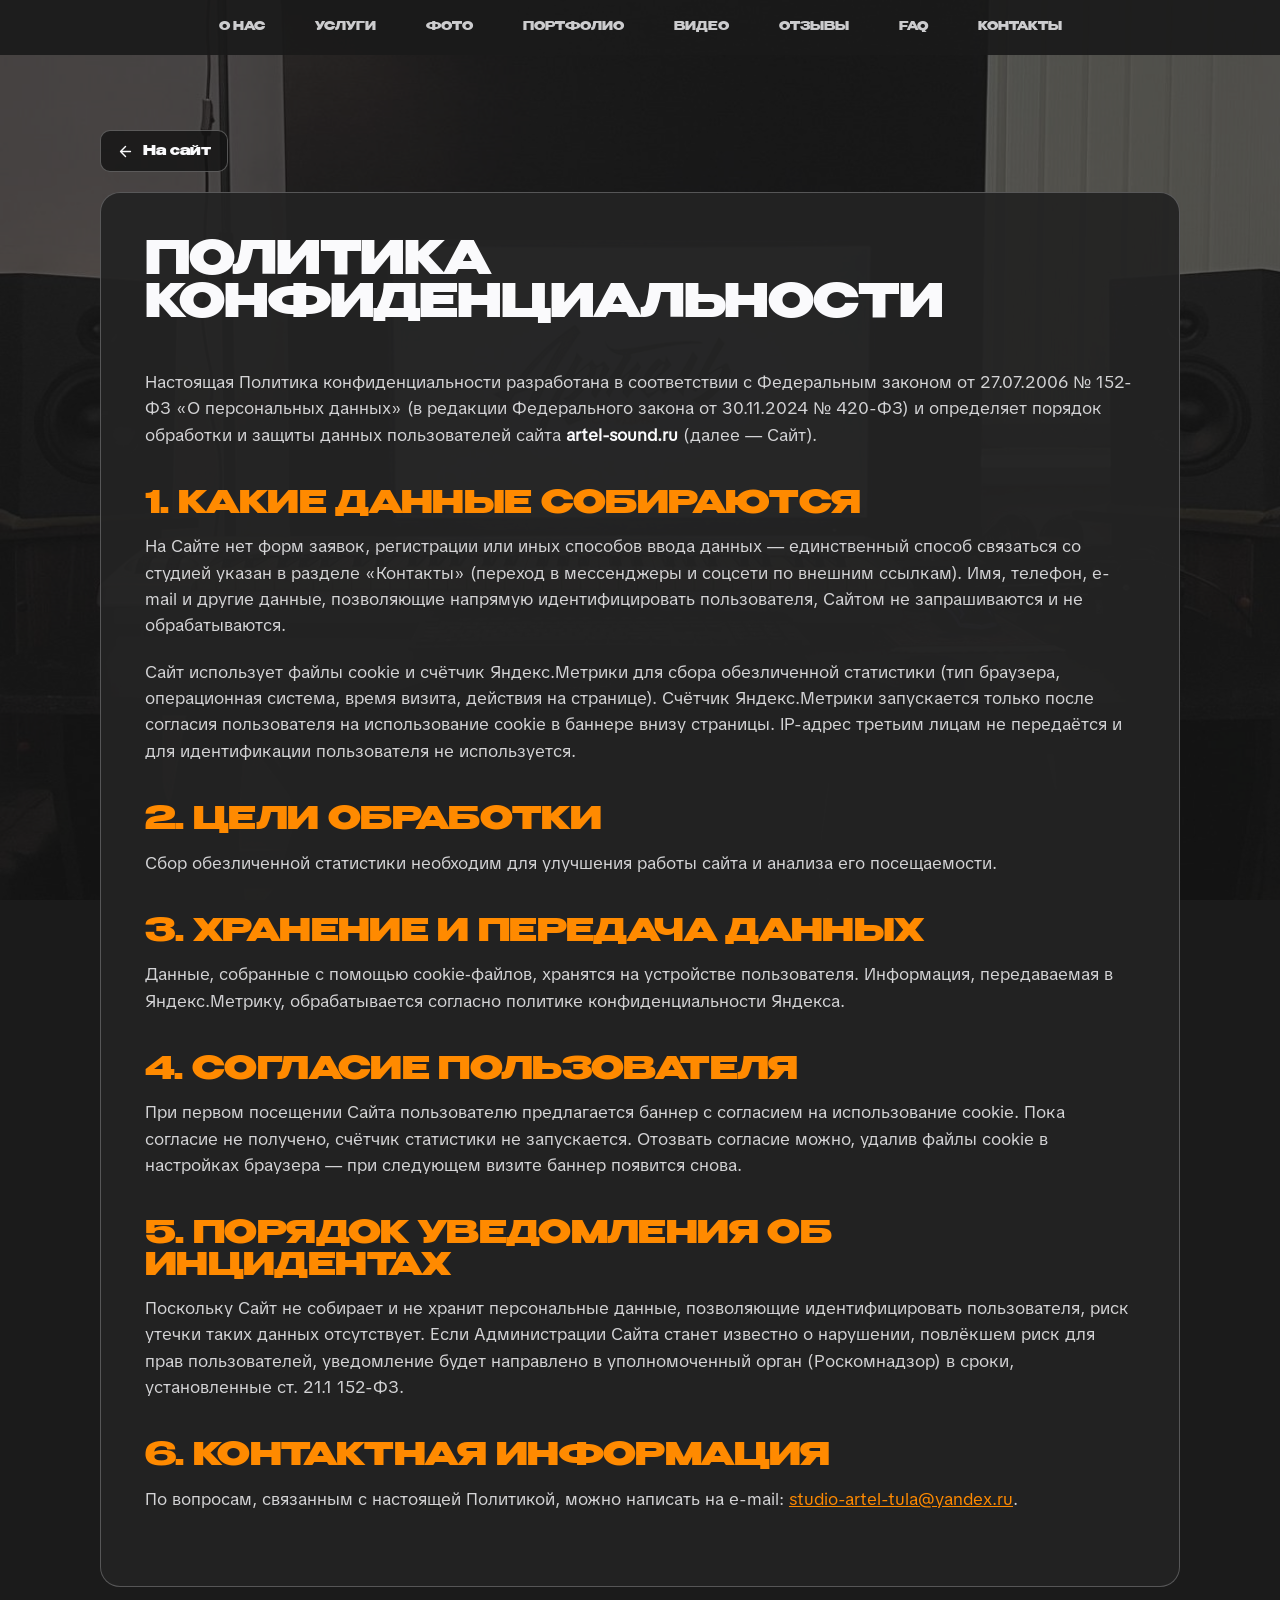
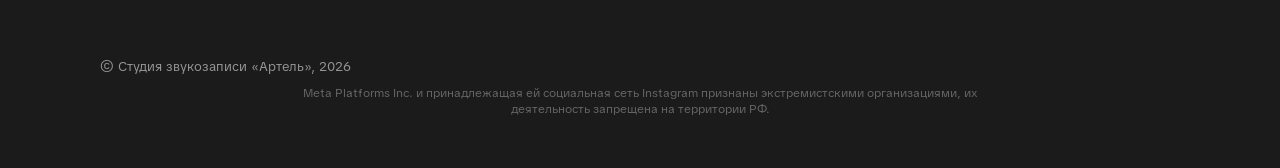
<file: privacy.html>
<!DOCTYPE html>
<html lang="ru">
<head>
  <meta charset="UTF-8">
  <link rel="icon" type="image/png" href="favicon.png">
  <meta name="viewport" content="width=device-width, initial-scale=1.0">
  <title>Политика конфиденциальности | Студия «Артель»</title>
  <link rel="stylesheet" href="styles.css?v=20261027b">
</head>
<body class="legal-page privacy-page">
<div class="site-bg-slider" aria-hidden="true"></div>
<div class="site-background-overlay" aria-hidden="true"></div>
<header class="header">
  <div class="header-gradient"></div>
  <div class="burger" aria-label="Открыть меню">☰</div>
  <nav>
    <a href="index.html#aboutme">О НАС</a>
    <a href="index.html#services">УСЛУГИ</a>
    <a href="index.html#photo">ФОТО</a>
    <a href="index.html#portfolio">ПОРТФОЛИО</a>
    <a href="index.html#video">ВИДЕО</a>
    <a href="index.html#reviews">ОТЗЫВЫ</a>
    <a href="index.html#faq">FAQ</a>
    <a href="index.html#contacts">КОНТАКТЫ</a>
  </nav>
</header>
<main class="legal-main">
  <a href="index.html" class="back-to-site">
    <svg viewBox="0 0 24 24" fill="none" aria-hidden="true"><path d="M19 12H5M5 12L12 19M5 12L12 5" stroke="currentColor" stroke-width="2" stroke-linecap="round" stroke-linejoin="round"/></svg>
    На сайт
  </a>
<div class="legal-content">
  <h1>Политика конфиденциальности</h1>
  <p>Настоящая Политика конфиденциальности разработана в соответствии с Федеральным законом от 27.07.2006 № 152-ФЗ «О персональных данных» (в редакции Федерального закона от 30.11.2024 № 420-ФЗ) и определяет порядок обработки и защиты данных пользователей сайта <strong>artel-sound.ru</strong> (далее — Сайт).</p>
  <h2>1. Какие данные собираются</h2>
  <p>На Сайте нет форм заявок, регистрации или иных способов ввода данных — единственный способ связаться со студией указан в разделе «Контакты» (переход в мессенджеры и соцсети по внешним ссылкам). Имя, телефон, e-mail и другие данные, позволяющие напрямую идентифицировать пользователя, Сайтом не запрашиваются и не обрабатываются.</p>
  <p>Сайт использует файлы cookie и счётчик Яндекс.Метрики для сбора обезличенной статистики (тип браузера, операционная система, время визита, действия на странице). Счётчик Яндекс.Метрики запускается только после согласия пользователя на использование cookie в баннере внизу страницы. IP-адрес третьим лицам не передаётся и для идентификации пользователя не используется.</p>
  <h2>2. Цели обработки</h2>
  <p>Сбор обезличенной статистики необходим для улучшения работы сайта и анализа его посещаемости.</p>
  <h2>3. Хранение и передача данных</h2>
  <p>Данные, собранные с помощью cookie‑файлов, хранятся на устройстве пользователя. Информация, передаваемая в Яндекс.Метрику, обрабатывается согласно политике конфиденциальности Яндекса.</p>
  <h2>4. Согласие пользователя</h2>
  <p>При первом посещении Сайта пользователю предлагается баннер с согласием на использование cookie. Пока согласие не получено, счётчик статистики не запускается. Отозвать согласие можно, удалив файлы cookie в настройках браузера — при следующем визите баннер появится снова.</p>
  <h2>5. Порядок уведомления об инцидентах</h2>
  <p>Поскольку Сайт не собирает и не хранит персональные данные, позволяющие идентифицировать пользователя, риск утечки таких данных отсутствует. Если Администрации Сайта станет известно о нарушении, повлёкшем риск для прав пользователей, уведомление будет направлено в уполномоченный орган (Роскомнадзор) в сроки, установленные ст. 21.1 152-ФЗ.</p>
  <h2>6. Контактная информация</h2>
  <p>По вопросам, связанным с настоящей Политикой, можно написать на e-mail: <a href="mailto:studio-artel-tula@yandex.ru">studio-artel-tula@yandex.ru</a>.</p>
</div>  </main>
  <footer class="legal-footer">© Студия звукозаписи «Артель», 2026<div class="music-footer-note" style="font-size:12px;opacity:.6;max-width:720px;margin:8px auto 0;line-height:1.4">Meta Platforms Inc. и принадлежащая ей социальная сеть Instagram признаны экстремистскими организациями, их деятельность запрещена на территории РФ.</div></footer>
<script>
const burger=document.querySelector('.burger');
const nav=document.querySelector('.header nav');
if(burger&&nav){
  burger.addEventListener('click',()=>nav.classList.toggle('active'));
  nav.querySelectorAll('a').forEach(link=>link.addEventListener('click',()=>nav.classList.remove('active')));
}
</script>
<script src="bg-slider.js" defer></script>
</body>
</html>
</file>
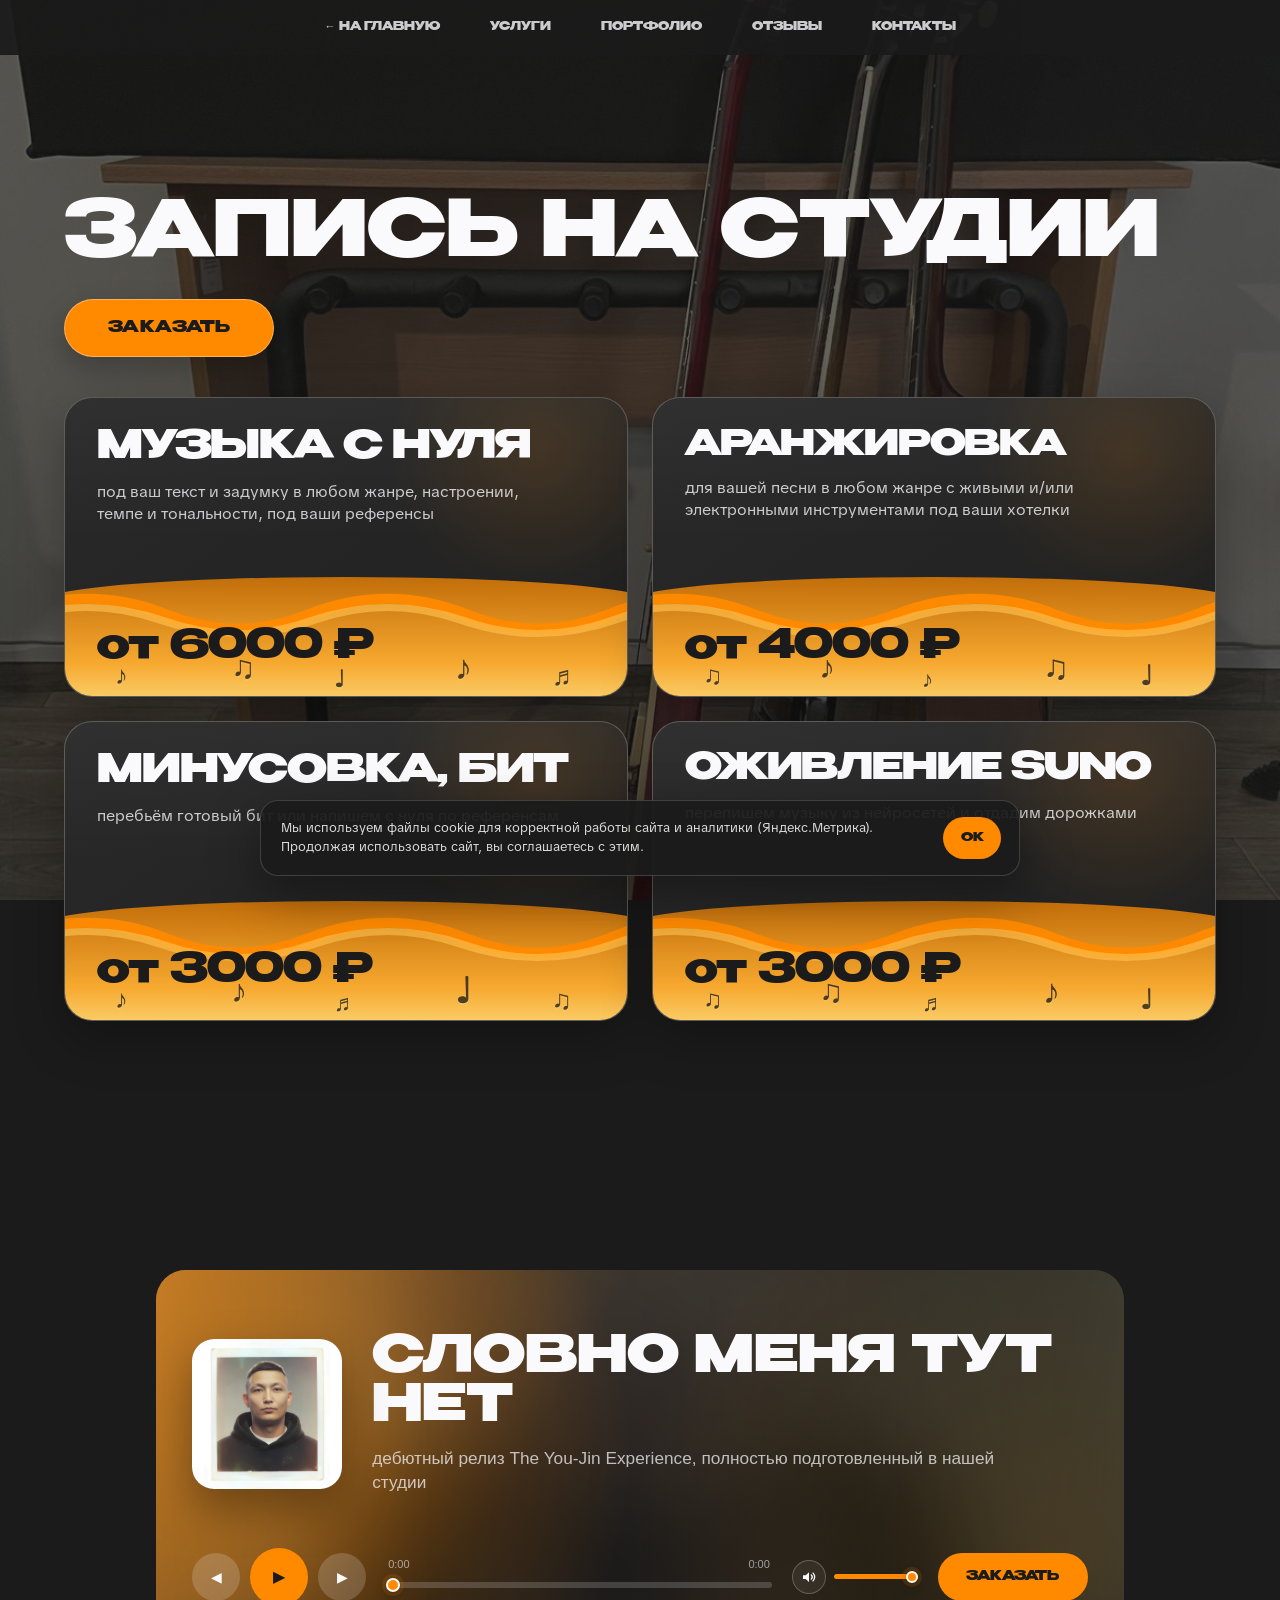
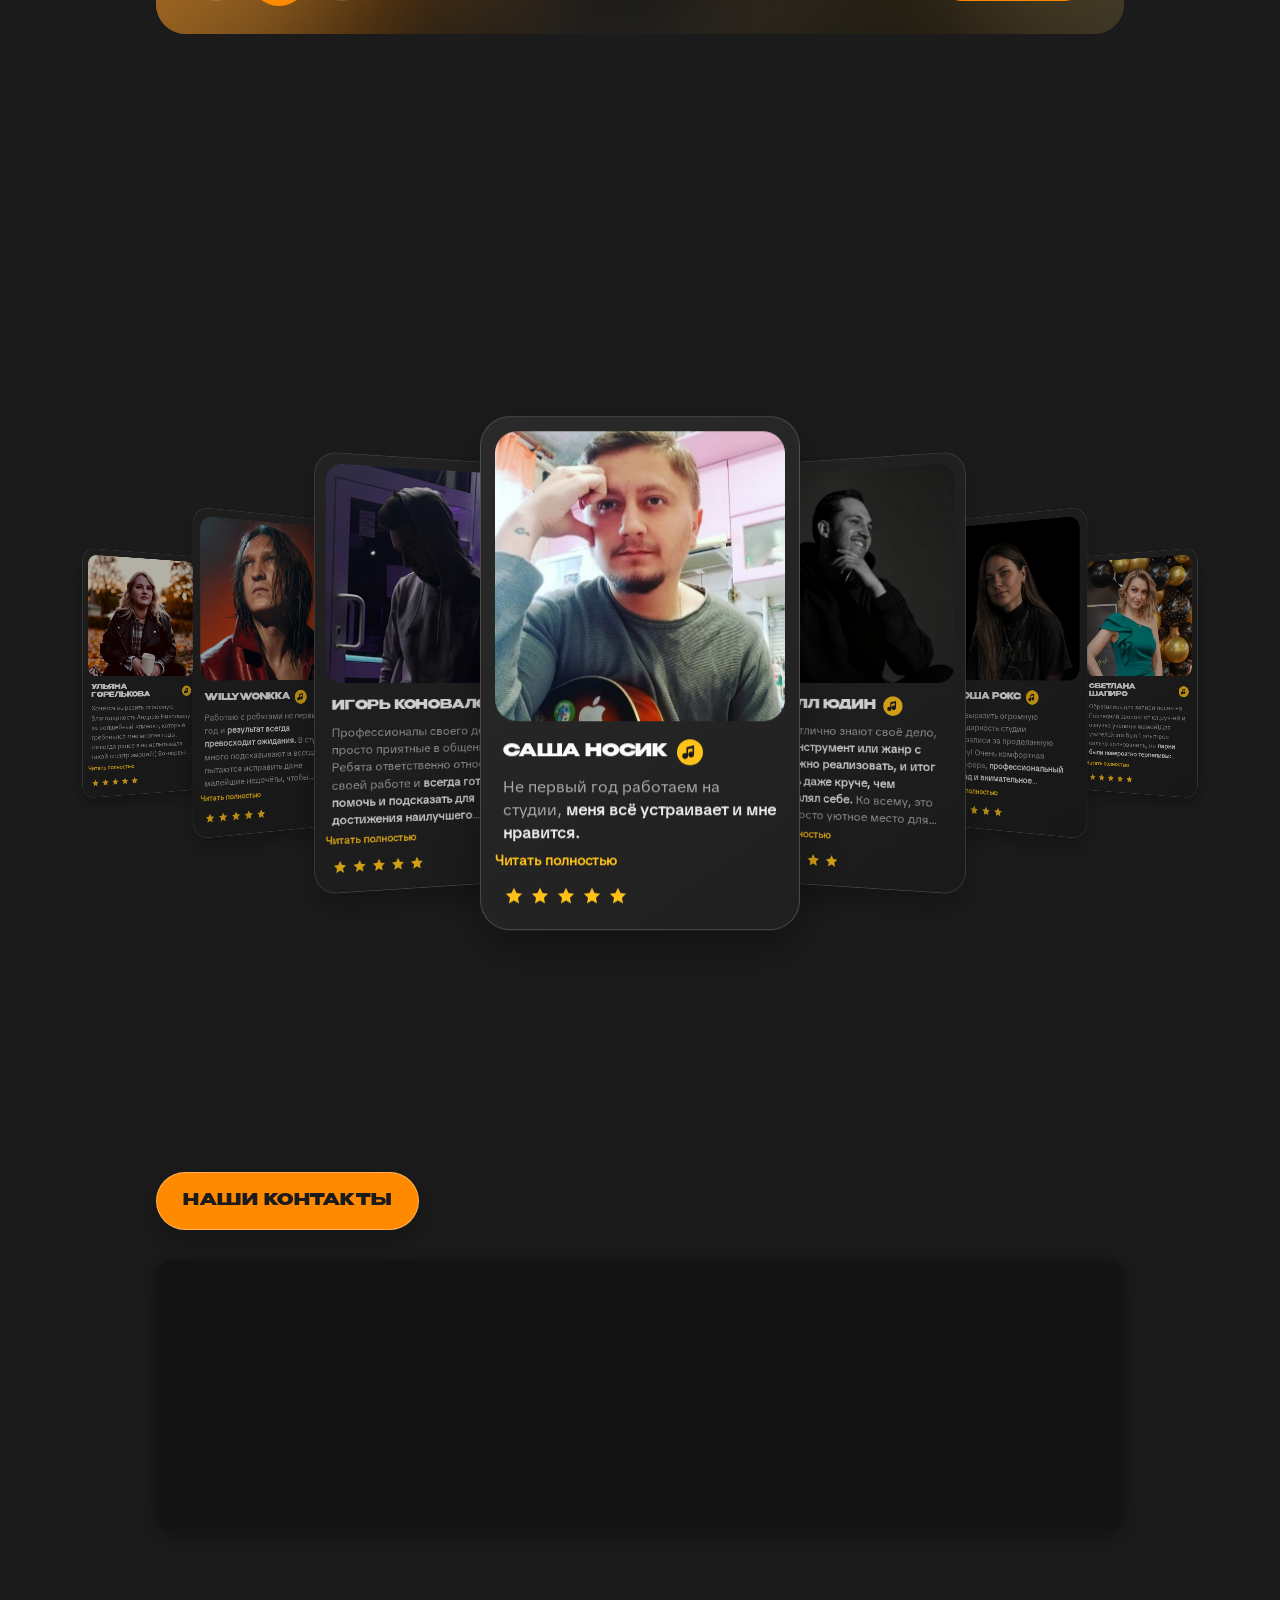
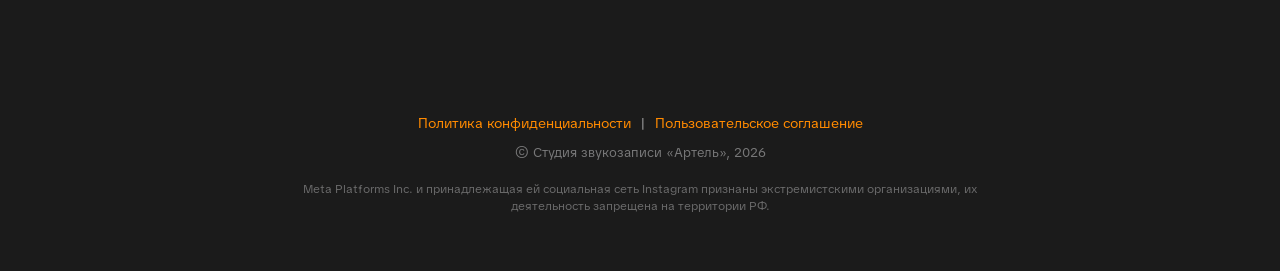
<file: record.html>
<!DOCTYPE html>
<html lang="ru">
<head>
  <meta charset="UTF-8">
  <meta name="viewport" content="width=device-width, initial-scale=1.0">
  <meta name="description" content="Запись вокала и инструментов в студии «Артель», Тула.">
  <title>Запись на студии | Студия звукозаписи «Артель»</title>
  <link rel="icon" type="image/png" href="favicon.png">
  <link rel="stylesheet" href="styles.css?v=20261028b">
  <link rel="stylesheet" href="music.css?v=20261024a">
</head>
<body class="music-page">

<div class="site-bg-slider" aria-hidden="true"></div>
<div class="site-background-overlay" aria-hidden="true"></div>

<header class="header music-header">
  <div class="header-gradient"></div>
  <div class="burger" aria-label="Открыть меню">☰</div>
  <nav>
    <a href="index.html">← НА ГЛАВНУЮ</a>
    <a href="#services">УСЛУГИ</a>
    <a href="#portfolio">ПОРТФОЛИО</a>
    <a href="#reviews">ОТЗЫВЫ</a>
    <a href="#contacts">КОНТАКТЫ</a>
  </nav>
</header>

<main class="music-main">

  <section id="services" class="music-section music-services">
    <div class="music-section-heading">
      <h2>ЗАПИСЬ НА СТУДИИ</h2>
      <div class="music-order">
        <button class="music-order-button" type="button" aria-expanded="false" aria-controls="musicOrderSocialsTop">
          <span>ЗАКАЗАТЬ</span>
        </button>
        <div class="music-order-socials" id="musicOrderSocialsTop" aria-hidden="true">
          <a class="music-order-social music-order-phone" href="tel:+79807232388" aria-label="Позвонить"><img src="assets/icons/phone.png" alt="Позвонить"></a>
          <a class="music-order-social music-order-vk" href="https://vk.ru/studio_artel_tula?utm_source=site" target="_blank" rel="noopener" aria-label="ВКонтакте"><img src="assets/icons/vk.png" alt="ВКонтакте"></a>
          <a class="music-order-social music-order-rutube" href="https://rutube.ru/channel/81429966/?utm_source=site" target="_blank" rel="noopener" aria-label="RUTUBE"><img src="assets/icons/rutube.png" alt="RUTUBE"></a>
          <a class="music-order-social music-order-telegram" href="https://t.me/studio_artel_tula?utm_source=site" target="_blank" rel="noopener" aria-label="Telegram"><img src="assets/icons/telegram.png" alt="Telegram"></a>
          <a class="music-order-social music-order-youtube" href="https://www.youtube.com/@studio_artel_tula?utm_source=site" target="_blank" rel="noopener" aria-label="YouTube"><img src="assets/icons/youtube.png" alt="YouTube"></a>
          <a class="music-order-social music-order-instagram" href="https://www.instagram.com/studio_artel_tula/?utm_source=site" target="_blank" rel="noopener" aria-label="Instagram"><img src="assets/icons/instagram.png" alt="Instagram"></a>
        </div>
      </div>
    </div>

    <div class="music-cards">
      <article class="music-card">
<div class="music-card-copy">
          <h3>МУЗЫКА С НУЛЯ</h3>
          <p>под ваш текст и задумку в любом жанре, настроении, темпе и тональности, под ваши референсы</p>
        </div>
        <div class="music-card-price music-card-price-text">от 6000 ₽</div>
        <div class="music-music-bed music-music-bed-one" aria-hidden="true">
  <svg class="music-sine-wave" viewBox="0 0 1200 260" preserveAspectRatio="none">
    <path d="M0,145 C90,70 180,70 270,145 S450,220 540,145 S720,70 810,145 S990,220 1080,145 S1170,90 1200,135"></path>
    <path class="music-sine-wave-back" d="M0,170 C90,105 180,105 270,170 S450,235 540,170 S720,105 810,170 S990,235 1080,170 S1170,120 1200,155"></path>
  </svg>
  <span class="music-floating-note note-a n1" aria-hidden="true">♪</span><span class="music-floating-note note-b n2" aria-hidden="true">♫</span><span class="music-floating-note note-c n3" aria-hidden="true">♩</span><span class="music-floating-note note-d n4" aria-hidden="true">♪</span><span class="music-floating-note note-e n5" aria-hidden="true">♬</span>
</div>
      </article>

      <article class="music-card">
<div class="music-card-copy">
          <h3>АРАНЖИРОВКА</h3>
          <p>для вашей песни в любом жанре с живыми и/или электронными инструментами под ваши хотелки</p>
        </div>
        <div class="music-card-price music-card-price-text">от 4000 ₽</div>
        <div class="music-music-bed music-music-bed-two" aria-hidden="true">
  <svg class="music-sine-wave" viewBox="0 0 1200 260" preserveAspectRatio="none">
    <path d="M0,145 C90,70 180,70 270,145 S450,220 540,145 S720,70 810,145 S990,220 1080,145 S1170,90 1200,135"></path>
    <path class="music-sine-wave-back" d="M0,170 C90,105 180,105 270,170 S450,235 540,170 S720,105 810,170 S990,235 1080,170 S1170,120 1200,155"></path>
  </svg>
  <span class="music-floating-note note-a n1" aria-hidden="true">♫</span><span class="music-floating-note note-c n2" aria-hidden="true">♪</span><span class="music-floating-note note-e n3" aria-hidden="true">♩</span><span class="music-floating-note note-b n4" aria-hidden="true">♪</span><span class="music-floating-note note-d n5" aria-hidden="true">♫</span>
</div>
      </article>

      <article class="music-card">
<div class="music-card-copy">
          <h3>МИНУСОВКА, БИТ</h3>
          <p>перебьём готовый бит или напишем с нуля по референсам</p>
        </div>
        <div class="music-card-price music-card-price-text">от 3000 ₽</div>
        <div class="music-music-bed music-music-bed-three" aria-hidden="true">
  <svg class="music-sine-wave" viewBox="0 0 1200 260" preserveAspectRatio="none">
    <path d="M0,145 C90,70 180,70 270,145 S450,220 540,145 S720,70 810,145 S990,220 1080,145 S1170,90 1200,135"></path>
    <path class="music-sine-wave-back" d="M0,170 C90,105 180,105 270,170 S450,235 540,170 S720,105 810,170 S990,235 1080,170 S1170,120 1200,155"></path>
  </svg>
  <span class="music-floating-note note-d n1" aria-hidden="true">♩</span><span class="music-floating-note note-a n2" aria-hidden="true">♪</span><span class="music-floating-note note-e n3" aria-hidden="true">♫</span><span class="music-floating-note note-c n4" aria-hidden="true">♬</span><span class="music-floating-note note-b n5" aria-hidden="true">♪</span>
</div>
      </article>

      <article class="music-card">
<div class="music-card-copy">
          <h3>ОЖИВЛЕНИЕ SUNO</h3>
          <p>перепишем музыку из нейросетей и отдадим дорожками</p>
        </div>
        <div class="music-card-price music-card-price-text">от 3000 ₽</div>
        <div class="music-music-bed music-music-bed-four" aria-hidden="true">
  <svg class="music-sine-wave" viewBox="0 0 1200 260" preserveAspectRatio="none">
    <path d="M0,145 C90,70 180,70 270,145 S450,220 540,145 S720,70 810,145 S990,220 1080,145 S1170,90 1200,135"></path>
    <path class="music-sine-wave-back" d="M0,170 C90,105 180,105 270,170 S450,235 540,170 S720,105 810,170 S990,235 1080,170 S1170,120 1200,155"></path>
  </svg>
  <span class="music-floating-note note-b n1" aria-hidden="true">♫</span><span class="music-floating-note note-e n2" aria-hidden="true">♩</span><span class="music-floating-note note-d n3" aria-hidden="true">♪</span><span class="music-floating-note note-a n4" aria-hidden="true">♫</span><span class="music-floating-note note-c n5" aria-hidden="true">♬</span>
</div>
      </article>
    </div>
  </section>

  <section id="portfolio" class="studio portfolio-section">
  <h2>ПОРТФОЛИО</h2>

<div class="artel-case-player" data-audio-player>
      <div class="artel-case-player-bg" aria-hidden="true"></div>
      <canvas class="artel-case-visualizer" data-visualizer aria-hidden="true"></canvas>
      <div class="artel-case-player-main">
        <div class="artel-case-cover-wrap">
          <img class="artel-case-cover" data-track-cover alt="Обложка трека" hidden>
        </div>

        <div class="artel-case-copy">
          <strong class="artel-case-title" data-track-title>Добавьте первый трек</strong>
          <p class="artel-case-description" data-track-description>Укажите MP3, название, описание кейса и квадратную обложку.</p>
        </div>
      </div>

      <div class="artel-case-controls">
        <div class="artel-case-buttons">
          <button class="artel-case-btn" type="button" data-action="prev" aria-label="Предыдущий трек">◀︎</button>
          <button class="artel-case-btn artel-case-play" type="button" data-action="play" aria-label="Воспроизвести">▶︎</button>
          <button class="artel-case-btn" type="button" data-action="next" aria-label="Следующий трек">▶︎</button>
        </div>

        <div class="artel-case-progress-wrap">
          <div class="artel-case-progress-top">
            <span data-current-time>0:00</span>
            <span data-duration>0:00</span>
          </div>
          <input class="artel-case-progress" data-progress type="range" min="0" max="100" value="0" step="0.1" aria-label="Позиция воспроизведения">
        </div>

        <div class="artel-case-volume" data-volume-box>
          <button class="artel-case-mute" type="button" data-mute aria-label="Выключить звук">
            <svg class="vol-on" viewBox="0 0 24 24" aria-hidden="true"><path d="M4 9.5v5h3.6L12 18.5v-13L7.6 9.5H4Z"/><path class="vol-wave" d="M15 9.2a4 4 0 0 1 0 5.6M17.4 6.8a7.4 7.4 0 0 1 0 10.4" fill="none" stroke="currentColor" stroke-width="1.8" stroke-linecap="round"/></svg>
            <svg class="vol-off" viewBox="0 0 24 24" aria-hidden="true"><path d="M4 9.5v5h3.6L12 18.5v-13L7.6 9.5H4Z"/><path d="m15.5 9.5 5 5m0-5-5 5" fill="none" stroke="currentColor" stroke-width="1.8" stroke-linecap="round"/></svg>
          </button>
          <input class="artel-case-volume-range" data-volume type="range" min="0" max="100" value="100" step="1" aria-label="Громкость">
        </div>

        <a class="artel-case-order" href="#contacts">ЗАКАЗАТЬ</a>
      </div>

      <audio data-audio preload="none"></audio>
    </div>
</section>

  <section class="studio" id="reviews">
<h2>ОТЗЫВЫ</h2>

<h3 class="video-subheading rc-heading">МНЕНИЯ О РАБОТЕ С НАМИ</h3>
<div class="cf cf-reviews" data-gap="74">
  <div class="cf-track">
    <article class="rc-card cf-item">
      <img class="rc-photo" src="assets/img/reviews/review1.jpg?v=3" alt="Фото клиента 1" loading="lazy" decoding="async">
      <h3 class="rc-name">Ульяна Горелькова <svg class="rc-note" viewBox="0 0 24 24" aria-hidden="true"><circle cx="12" cy="12" r="12" fill="#ffc21a"/><path d="M15.8 5.5v8.6a2.7 2.7 0 1 1-1.5-2.4V8.3l-4.1 1v6.2a2.7 2.7 0 1 1-1.5-2.4V7.3Z" fill="#1b1b1b"/></svg></h3>
      <p class="rc-text">Хочется выразить огромную благодарность Андрею Николаеву за волшебный «пинок», который требовался мне многие годы. Никогда ранее я не испытывала такой спектр эмоций!) Во-первых, я написала песню, да, сама. Но я умею играть только на клавишах, а мне нужна была аранжировка. <b>Полнейшие гении в лице Андрея и Евгения написали мне музыку с нуля!</b> Ещё находясь на студии, я была в потрясении от того, что происходит, потому что музыка появилась у меня буквально на глазах, учитывая то, что я понятия не имела о том, чего мне хочется слышать в принципе. Во-вторых, атмосфера во время записи. Представьте себе, что вы заходите в гости к лучшим друзьям, которые поддержат и помогут, и словом, и делом. Советую смело обращаться в «Артель», потому что нигде вы такого больше не найдёте. Это я вам говорю. Большое спасибо ребятам за возможность снова почувствовать себя маленькой девочкой, которая написала стихи и хотела воплотить их во что-то дельное. 🫱‍🫲</p>
      <div class="rc-stars" aria-label="Оценка 5 из 5"><svg viewBox="0 0 24 24" aria-hidden="true"><path d="m12 2.8 2.7 5.7 6.2.8-4.6 4.3 1.2 6.2L12 16.7 6.5 19.8l1.2-6.2L3.1 9.3l6.2-.8Z"/></svg><svg viewBox="0 0 24 24" aria-hidden="true"><path d="m12 2.8 2.7 5.7 6.2.8-4.6 4.3 1.2 6.2L12 16.7 6.5 19.8l1.2-6.2L3.1 9.3l6.2-.8Z"/></svg><svg viewBox="0 0 24 24" aria-hidden="true"><path d="m12 2.8 2.7 5.7 6.2.8-4.6 4.3 1.2 6.2L12 16.7 6.5 19.8l1.2-6.2L3.1 9.3l6.2-.8Z"/></svg><svg viewBox="0 0 24 24" aria-hidden="true"><path d="m12 2.8 2.7 5.7 6.2.8-4.6 4.3 1.2 6.2L12 16.7 6.5 19.8l1.2-6.2L3.1 9.3l6.2-.8Z"/></svg><svg viewBox="0 0 24 24" aria-hidden="true"><path d="m12 2.8 2.7 5.7 6.2.8-4.6 4.3 1.2 6.2L12 16.7 6.5 19.8l1.2-6.2L3.1 9.3l6.2-.8Z"/></svg></div>
    </article>
    <article class="rc-card cf-item">
      <img class="rc-photo" src="assets/img/reviews/review2.jpg?v=2" alt="Фото клиента 2" loading="lazy" decoding="async">
      <h3 class="rc-name">WillyWonkka <svg class="rc-note" viewBox="0 0 24 24" aria-hidden="true"><circle cx="12" cy="12" r="12" fill="#ffc21a"/><path d="M15.8 5.5v8.6a2.7 2.7 0 1 1-1.5-2.4V8.3l-4.1 1v6.2a2.7 2.7 0 1 1-1.5-2.4V7.3Z" fill="#1b1b1b"/></svg></h3>
      <p class="rc-text">Работаю с ребятами не первый год и <b>результат всегда превосходит ожидания.</b> В студии много подсказывают и всегда пытаются исправить даже малейшие недочёты, чтобы конечный результат был максимального уровня</p>
      <div class="rc-stars" aria-label="Оценка 5 из 5"><svg viewBox="0 0 24 24" aria-hidden="true"><path d="m12 2.8 2.7 5.7 6.2.8-4.6 4.3 1.2 6.2L12 16.7 6.5 19.8l1.2-6.2L3.1 9.3l6.2-.8Z"/></svg><svg viewBox="0 0 24 24" aria-hidden="true"><path d="m12 2.8 2.7 5.7 6.2.8-4.6 4.3 1.2 6.2L12 16.7 6.5 19.8l1.2-6.2L3.1 9.3l6.2-.8Z"/></svg><svg viewBox="0 0 24 24" aria-hidden="true"><path d="m12 2.8 2.7 5.7 6.2.8-4.6 4.3 1.2 6.2L12 16.7 6.5 19.8l1.2-6.2L3.1 9.3l6.2-.8Z"/></svg><svg viewBox="0 0 24 24" aria-hidden="true"><path d="m12 2.8 2.7 5.7 6.2.8-4.6 4.3 1.2 6.2L12 16.7 6.5 19.8l1.2-6.2L3.1 9.3l6.2-.8Z"/></svg><svg viewBox="0 0 24 24" aria-hidden="true"><path d="m12 2.8 2.7 5.7 6.2.8-4.6 4.3 1.2 6.2L12 16.7 6.5 19.8l1.2-6.2L3.1 9.3l6.2-.8Z"/></svg></div>
    </article>
    <article class="rc-card cf-item">
      <img class="rc-photo" src="assets/img/reviews/review3.jpg?v=2" alt="Фото клиента 3" loading="lazy" decoding="async">
      <h3 class="rc-name">Игорь Коновалов <svg class="rc-note" viewBox="0 0 24 24" aria-hidden="true"><circle cx="12" cy="12" r="12" fill="#ffc21a"/><path d="M15.8 5.5v8.6a2.7 2.7 0 1 1-1.5-2.4V8.3l-4.1 1v6.2a2.7 2.7 0 1 1-1.5-2.4V7.3Z" fill="#1b1b1b"/></svg></h3>
      <p class="rc-text">Профессионалы своего дела и просто приятные в общении люди. Ребята ответственно относятся к своей работе и <b>всегда готовы помочь и подсказать для достижения наилучшего результата.</b> Большое спасибо!</p>
      <div class="rc-stars" aria-label="Оценка 5 из 5"><svg viewBox="0 0 24 24" aria-hidden="true"><path d="m12 2.8 2.7 5.7 6.2.8-4.6 4.3 1.2 6.2L12 16.7 6.5 19.8l1.2-6.2L3.1 9.3l6.2-.8Z"/></svg><svg viewBox="0 0 24 24" aria-hidden="true"><path d="m12 2.8 2.7 5.7 6.2.8-4.6 4.3 1.2 6.2L12 16.7 6.5 19.8l1.2-6.2L3.1 9.3l6.2-.8Z"/></svg><svg viewBox="0 0 24 24" aria-hidden="true"><path d="m12 2.8 2.7 5.7 6.2.8-4.6 4.3 1.2 6.2L12 16.7 6.5 19.8l1.2-6.2L3.1 9.3l6.2-.8Z"/></svg><svg viewBox="0 0 24 24" aria-hidden="true"><path d="m12 2.8 2.7 5.7 6.2.8-4.6 4.3 1.2 6.2L12 16.7 6.5 19.8l1.2-6.2L3.1 9.3l6.2-.8Z"/></svg><svg viewBox="0 0 24 24" aria-hidden="true"><path d="m12 2.8 2.7 5.7 6.2.8-4.6 4.3 1.2 6.2L12 16.7 6.5 19.8l1.2-6.2L3.1 9.3l6.2-.8Z"/></svg></div>
    </article>
    <article class="rc-card cf-item">
      <img class="rc-photo" src="assets/img/reviews/review4.jpg?v=2" alt="Фото клиента 4" loading="lazy" decoding="async">
      <h3 class="rc-name">Саша Носик <svg class="rc-note" viewBox="0 0 24 24" aria-hidden="true"><circle cx="12" cy="12" r="12" fill="#ffc21a"/><path d="M15.8 5.5v8.6a2.7 2.7 0 1 1-1.5-2.4V8.3l-4.1 1v6.2a2.7 2.7 0 1 1-1.5-2.4V7.3Z" fill="#1b1b1b"/></svg></h3>
      <p class="rc-text">Не первый год работаем на студии, <b>меня всё устраивает и мне нравится.</b></p>
      <div class="rc-stars" aria-label="Оценка 5 из 5"><svg viewBox="0 0 24 24" aria-hidden="true"><path d="m12 2.8 2.7 5.7 6.2.8-4.6 4.3 1.2 6.2L12 16.7 6.5 19.8l1.2-6.2L3.1 9.3l6.2-.8Z"/></svg><svg viewBox="0 0 24 24" aria-hidden="true"><path d="m12 2.8 2.7 5.7 6.2.8-4.6 4.3 1.2 6.2L12 16.7 6.5 19.8l1.2-6.2L3.1 9.3l6.2-.8Z"/></svg><svg viewBox="0 0 24 24" aria-hidden="true"><path d="m12 2.8 2.7 5.7 6.2.8-4.6 4.3 1.2 6.2L12 16.7 6.5 19.8l1.2-6.2L3.1 9.3l6.2-.8Z"/></svg><svg viewBox="0 0 24 24" aria-hidden="true"><path d="m12 2.8 2.7 5.7 6.2.8-4.6 4.3 1.2 6.2L12 16.7 6.5 19.8l1.2-6.2L3.1 9.3l6.2-.8Z"/></svg><svg viewBox="0 0 24 24" aria-hidden="true"><path d="m12 2.8 2.7 5.7 6.2.8-4.6 4.3 1.2 6.2L12 16.7 6.5 19.8l1.2-6.2L3.1 9.3l6.2-.8Z"/></svg></div>
    </article>
    <article class="rc-card cf-item">
      <img class="rc-photo" src="assets/img/reviews/review6.jpg?v=3" alt="Фото клиента 6" loading="lazy" decoding="async">
      <h3 class="rc-name">Кирилл Юдин <svg class="rc-note" viewBox="0 0 24 24" aria-hidden="true"><circle cx="12" cy="12" r="12" fill="#ffc21a"/><path d="M15.8 5.5v8.6a2.7 2.7 0 1 1-1.5-2.4V8.3l-4.1 1v6.2a2.7 2.7 0 1 1-1.5-2.4V7.3Z" fill="#1b1b1b"/></svg></h3>
      <p class="rc-text">Ребята отлично знают своё дело, <b>любой инструмент или жанр с ними можно реализовать, и итог получить даже круче, чем представлял себе.</b> Ко всему, это ещё и просто уютное место для творческих людей!</p>
      <div class="rc-stars" aria-label="Оценка 5 из 5"><svg viewBox="0 0 24 24" aria-hidden="true"><path d="m12 2.8 2.7 5.7 6.2.8-4.6 4.3 1.2 6.2L12 16.7 6.5 19.8l1.2-6.2L3.1 9.3l6.2-.8Z"/></svg><svg viewBox="0 0 24 24" aria-hidden="true"><path d="m12 2.8 2.7 5.7 6.2.8-4.6 4.3 1.2 6.2L12 16.7 6.5 19.8l1.2-6.2L3.1 9.3l6.2-.8Z"/></svg><svg viewBox="0 0 24 24" aria-hidden="true"><path d="m12 2.8 2.7 5.7 6.2.8-4.6 4.3 1.2 6.2L12 16.7 6.5 19.8l1.2-6.2L3.1 9.3l6.2-.8Z"/></svg><svg viewBox="0 0 24 24" aria-hidden="true"><path d="m12 2.8 2.7 5.7 6.2.8-4.6 4.3 1.2 6.2L12 16.7 6.5 19.8l1.2-6.2L3.1 9.3l6.2-.8Z"/></svg><svg viewBox="0 0 24 24" aria-hidden="true"><path d="m12 2.8 2.7 5.7 6.2.8-4.6 4.3 1.2 6.2L12 16.7 6.5 19.8l1.2-6.2L3.1 9.3l6.2-.8Z"/></svg></div>
    </article>
    <article class="rc-card cf-item">
      <img class="rc-photo" src="assets/img/reviews/review7.jpg?v=3" alt="Фото клиента 7" loading="lazy" decoding="async">
      <h3 class="rc-name">Ксюша Рокс <svg class="rc-note" viewBox="0 0 24 24" aria-hidden="true"><circle cx="12" cy="12" r="12" fill="#ffc21a"/><path d="M15.8 5.5v8.6a2.7 2.7 0 1 1-1.5-2.4V8.3l-4.1 1v6.2a2.7 2.7 0 1 1-1.5-2.4V7.3Z" fill="#1b1b1b"/></svg></h3>
      <p class="rc-text">Хочу выразить огромную благодарность студии звукозаписи за проделанную работу! Очень комфортная атмосфера, <b>профессиональный подход и внимательное отношение к деталям.</b> С вами было легко и спокойно работать — чувствуется, что вы действительно любите своё дело и переживаете за результат. С радостью вернусь снова!</p>
      <div class="rc-stars" aria-label="Оценка 5 из 5"><svg viewBox="0 0 24 24" aria-hidden="true"><path d="m12 2.8 2.7 5.7 6.2.8-4.6 4.3 1.2 6.2L12 16.7 6.5 19.8l1.2-6.2L3.1 9.3l6.2-.8Z"/></svg><svg viewBox="0 0 24 24" aria-hidden="true"><path d="m12 2.8 2.7 5.7 6.2.8-4.6 4.3 1.2 6.2L12 16.7 6.5 19.8l1.2-6.2L3.1 9.3l6.2-.8Z"/></svg><svg viewBox="0 0 24 24" aria-hidden="true"><path d="m12 2.8 2.7 5.7 6.2.8-4.6 4.3 1.2 6.2L12 16.7 6.5 19.8l1.2-6.2L3.1 9.3l6.2-.8Z"/></svg><svg viewBox="0 0 24 24" aria-hidden="true"><path d="m12 2.8 2.7 5.7 6.2.8-4.6 4.3 1.2 6.2L12 16.7 6.5 19.8l1.2-6.2L3.1 9.3l6.2-.8Z"/></svg><svg viewBox="0 0 24 24" aria-hidden="true"><path d="m12 2.8 2.7 5.7 6.2.8-4.6 4.3 1.2 6.2L12 16.7 6.5 19.8l1.2-6.2L3.1 9.3l6.2-.8Z"/></svg></div>
    </article>
    <article class="rc-card cf-item">
      <img class="rc-photo" src="assets/img/reviews/review5.jpg?v=3" alt="Фото клиента 5" loading="lazy" decoding="async">
      <h3 class="rc-name">Светлана Шапиро <svg class="rc-note" viewBox="0 0 24 24" aria-hidden="true"><circle cx="12" cy="12" r="12" fill="#ffc21a"/><path d="M15.8 5.5v8.6a2.7 2.7 0 1 1-1.5-2.4V8.3l-4.1 1v6.2a2.7 2.7 0 1 1-1.5-2.4V7.3Z" fill="#1b1b1b"/></svg></h3>
      <p class="rc-text">Обратились для записи песен на Последний звонок: от кл.рук-ей и озвучка ученицы мамой)Для учителей это был 1 опыт-все сильно волновались, но <b>парни были невероятно терпеливы:</b> подсказали, объяснили!В итоге учителя ушли довольными и считают это классным творческим опытом) Ребята сохранили всю душевность в голосах)Со второй песней все получилось тоже прекрасно: ребята услышали задумку, и получилось все, как планировалось! И технически, и эмоционально🔥Спасибо вам за высокий профессионализм!</p>
      <div class="rc-stars" aria-label="Оценка 5 из 5"><svg viewBox="0 0 24 24" aria-hidden="true"><path d="m12 2.8 2.7 5.7 6.2.8-4.6 4.3 1.2 6.2L12 16.7 6.5 19.8l1.2-6.2L3.1 9.3l6.2-.8Z"/></svg><svg viewBox="0 0 24 24" aria-hidden="true"><path d="m12 2.8 2.7 5.7 6.2.8-4.6 4.3 1.2 6.2L12 16.7 6.5 19.8l1.2-6.2L3.1 9.3l6.2-.8Z"/></svg><svg viewBox="0 0 24 24" aria-hidden="true"><path d="m12 2.8 2.7 5.7 6.2.8-4.6 4.3 1.2 6.2L12 16.7 6.5 19.8l1.2-6.2L3.1 9.3l6.2-.8Z"/></svg><svg viewBox="0 0 24 24" aria-hidden="true"><path d="m12 2.8 2.7 5.7 6.2.8-4.6 4.3 1.2 6.2L12 16.7 6.5 19.8l1.2-6.2L3.1 9.3l6.2-.8Z"/></svg><svg viewBox="0 0 24 24" aria-hidden="true"><path d="m12 2.8 2.7 5.7 6.2.8-4.6 4.3 1.2 6.2L12 16.7 6.5 19.8l1.2-6.2L3.1 9.3l6.2-.8Z"/></svg></div>
    </article>
  </div>
</div>
</section>

  <section id="contacts" class="studio">
  <h2>КОНТАКТЫ</h2>

  <div class="hero-buttons">
    <div class="contact-order">
  <button class="contact-order-button" type="button" aria-expanded="false" aria-controls="contactOrderSocials2">НАШИ КОНТАКТЫ</button>
  <div class="contact-order-socials" id="contactOrderSocials2" aria-hidden="true">
    <a class="contact-order-social" href="tel:+79807232388" aria-label="Позвонить"><img src="assets/icons/phone.png" alt="Позвонить"></a>
    <a class="contact-order-social" href="https://vk.ru/studio_artel_tula?utm_source=site" target="_blank" rel="noopener" aria-label="ВКонтакте"><img src="assets/icons/vk.png" alt="ВКонтакте"></a>
    <a class="contact-order-social" href="https://rutube.ru/channel/81429966/?utm_source=site" target="_blank" rel="noopener" aria-label="RUTUBE"><img src="assets/icons/rutube.png" alt="RUTUBE"></a>
    <a class="contact-order-social" href="https://t.me/studio_artel_tula?utm_source=site" target="_blank" rel="noopener" aria-label="Telegram"><img src="assets/icons/telegram.png" alt="Telegram"></a>
    <a class="contact-order-social" href="https://www.youtube.com/@studio_artel_tula?utm_source=site" target="_blank" rel="noopener" aria-label="YouTube"><img src="assets/icons/youtube.png" alt="YouTube"></a>
    <a class="contact-order-social" href="https://www.instagram.com/studio_artel_tula/?utm_source=site" target="_blank" rel="noopener" aria-label="Instagram"><img src="assets/icons/instagram.png" alt="Instagram"></a>
  </div>
</div>
  </div>

  <div class="map-container">
    <iframe 
      src="https://yandex.ru/map-widget/v1/?z=12&ol=biz&oid=38650113761"
      allowfullscreen
      loading="lazy"
    ></iframe>
  </div>
</section>
</main>

<footer class="music-footer">
  <div class="music-footer-links">
    <a href="privacy.html" target="_blank" rel="noopener noreferrer">Политика конфиденциальности</a>
    <span aria-hidden="true">|</span>
    <a href="terms.html" target="_blank" rel="noopener noreferrer">Пользовательское соглашение</a>
  </div>
  <div class="music-footer-copy">© Студия звукозаписи «Артель», 2026</div>
  <div class="music-footer-note">Meta Platforms Inc. и принадлежащая ей социальная сеть Instagram признаны экстремистскими организациями, их деятельность запрещена на территории РФ.</div>
</footer>

<div class="music-cookie-banner" id="musicCookieBanner" role="dialog" aria-live="polite" aria-label="Уведомление о cookie">
  <p>Мы используем файлы cookie для корректной работы сайта и аналитики (Яндекс.Метрика). Продолжая использовать сайт, вы соглашаетесь с этим.</p>
  <button type="button" id="musicAcceptCookie">OK</button>
</div>

<script>
function loadYandexMetrika() {
  if (window.__artelMetrikaLoaded) return;
  window.__artelMetrikaLoaded = true;
  (function(m,e,t,r,i,k,a){
    m[i]=m[i]||function(){(m[i].a=m[i].a||[]).push(arguments)};
    m[i].l=1*new Date();
    for (var j=0; j<document.scripts.length; j++) {
      if (document.scripts[j].src === r) return;
    }
    k=e.createElement(t);
    a=e.getElementsByTagName(t)[0];
    k.async=1;
    k.src=r;
    a.parentNode.insertBefore(k,a);
  })(window, document, 'script', 'https://mc.yandex.ru/metrika/tag.js?id=109056207', 'ym');
  ym(109056207, 'init', {ssr:true, webvisor:true, clickmap:true, ecommerce:"dataLayer", referrer:document.referrer, url:location.href, accurateTrackBounce:true, trackLinks:true});
}

const musicCookieBanner = document.getElementById('musicCookieBanner');
const musicAcceptCookie = document.getElementById('musicAcceptCookie');
if (localStorage.getItem('cookieConsent') === 'true') {
  loadYandexMetrika();
} else if (musicCookieBanner) {
  musicCookieBanner.classList.add('is-visible');
}
musicAcceptCookie?.addEventListener('click', () => {
  localStorage.setItem('cookieConsent', 'true');
  musicCookieBanner?.classList.remove('is-visible');
  loadYandexMetrika();
});

</script>

<script>
const burger = document.querySelector('.music-page .burger');
const nav = document.querySelector('.music-page .header nav');

if (burger && nav) {
  burger.addEventListener('click', () => nav.classList.toggle('active'));
  nav.querySelectorAll('a').forEach(link => {
    link.addEventListener('click', () => nav.classList.remove('active'));
  });
}

document.querySelectorAll('.music-order').forEach(order => {
  const button = order.querySelector('.music-order-button');
  const socials = order.querySelector('.music-order-socials');
  if (!button || !socials) return;
  button.addEventListener('click', event => {
    event.stopPropagation();
    const active = socials.classList.toggle('active');
    button.classList.toggle('active', active);
    button.setAttribute('aria-expanded', String(active));
    socials.setAttribute('aria-hidden', String(!active));
  });
});

document.addEventListener('click', event => {
  document.querySelectorAll('.music-order').forEach(order => {
    if (order.contains(event.target)) return;
    const button = order.querySelector('.music-order-button');
    const socials = order.querySelector('.music-order-socials');
    if (!button || !socials) return;
    socials.classList.remove('active');
    button.classList.remove('active');
    button.setAttribute('aria-expanded', 'false');
    socials.setAttribute('aria-hidden', 'true');
  });
});

document.querySelectorAll('.music-page .header nav a[href^="#"]').forEach(link => {
  link.addEventListener('click', event => {
    const target = document.querySelector(link.getAttribute('href'));
    if (!target) return;
    event.preventDefault();
    target.scrollIntoView({behavior:'smooth', block:'start'});
    nav?.classList.remove('active');
  });
});

document.documentElement.classList.add('music-js');
const musicRevealItems = document.querySelectorAll('.music-section, .music-card, .artel-case-player, .music-review-source, .music-footer');
const musicRevealObserver = new IntersectionObserver(entries => {
  entries.forEach(entry => {
    if (entry.isIntersecting) {
      entry.target.classList.add('is-visible');
      musicRevealObserver.unobserve(entry.target);
    }
  });
}, {threshold:0.08, rootMargin:'0px 0px -8% 0px'});
musicRevealItems.forEach(item => musicRevealObserver.observe(item));

document.querySelectorAll('.music-faq-question').forEach(button => {
  button.addEventListener('click', () => {
    const item = button.closest('.music-faq-item');
    item.classList.toggle('active');
  });
});

const musicTracks = [

  {
    src: 'assets/audio/napotom.mp3',
    title: 'НА ПОТОМ',
    description: 'WillyWonkka',
    cover: 'assets/img/covers/napotom.jpg'
  },

  {
    src: 'assets/audio/voice.mp3',
    title: 'VOICE',
    description: 'WillyWonkka',
    cover: 'assets/img/covers/voice.jpg'
  },

  {
    src: 'assets/audio/huliganka.mp3',
    title: 'ХУЛИГАНКА',
    description: 'Заноза',
    cover: 'assets/img/covers/huliganka.jpg'
  },

  {
    src: 'assets/audio/dotla.mp3',
    title: 'ДОТЛА',
    description: 'WillyWonkka',
    cover: 'assets/img/covers/dotla.jpg'
  },

  {
    src: 'assets/audio/ostanovis.mp3',
    title: 'ОСТАНОВИСЬ',
    description: 'Ксюша Рокс',
    cover: 'assets/img/covers/ostanovis.jpg'
  },

  {
    src: 'assets/audio/bezzvuchnyrezhim.mp3',
    title: 'БЕЗЗВУЧНЫЙ РЕЖИМ',
    description: 'бит для одного из треков альбома "Последний" Саши Ресторатора',
    cover: 'assets/img/covers/bezzvuchnyrezhim.jpg'
  },
  
  {
    src: 'assets/audio/kabardinka.mp3',
    title: 'КАБАРДИНКА',
    description: 'аранжировка в стиле современного поп-шансона с живыми и синтезированными инструментами под демку из SUNO под текст и жанр дуэта KABAR & DINA',
    cover: 'assets/img/covers/kabardinka.jpg'
  },

  {
    src: 'assets/audio/ktotebyaobidel.mp3',
    title: 'КТО ТЕБЯ ОБИДЕЛ',
    description: 'аранжировка для Ксюши Рокс по демке из SUNO в стиле поп-рок с живыми и виртуальными инструментами',
    cover: 'assets/img/covers/ktotebyaobidel.jpg'
  },

  {
    src: 'assets/audio/yapomny.mp3',
    title: 'Я ПОМНЮ',
    description: 'аранжировка для Ксюши Рокс по демке из SUNO в стиле поп-рок с живыми и виртуальными инструментами',
    cover: 'assets/img/covers/yapomny.jpg'
  },

  {
    src: 'assets/audio/grustnyepesni.mp3',
    title: 'ГРУСТНЫЕ ПЕСНИ',
    description: 'аранжирова под текст и гармонию Ульяны rebelle в стиле песен Mary Gu',
    cover: 'assets/img/covers/grustnyepesni.jpg'
  },

  {
    src: 'assets/audio/nomera.mp3',
    title: 'НОМЕРА',
    description: 'аранжирова под текст и гармонию sorry, we are closed в стиле поп-панк',
    cover: 'assets/img/covers/nomera.jpg'
  },

  {
    src: 'assets/audio/slovnomenyatutnet.mp3',
    title: 'СЛОВНО МЕНЯ ТУТ НЕТ',
    description: 'дебютный релиз The You-Jin Experience, полностью подготовленный в нашей студии',
    cover: 'assets/img/covers/slovnomenyatutnet.jpg'
  },

  {
    src: 'assets/audio/kadry.mp3',
    title: 'КАДРЫ',
    description: 'сделали лёгкую гитарную аранжировку для нового совместного синглаа Саши Носика и WillyWonkka',
    cover: 'assets/img/covers/kadry.jpg'
  }

];

const audioPlayer = document.querySelector('[data-audio-player]');
if (audioPlayer) {
  const audio = audioPlayer.querySelector('[data-audio]');
  const playButton = audioPlayer.querySelector('[data-action="play"]');
  const prevButton = audioPlayer.querySelector('[data-action="prev"]');
  const nextButton = audioPlayer.querySelector('[data-action="next"]');
  const copy = audioPlayer.querySelector('.artel-case-copy');
  const title = audioPlayer.querySelector('[data-track-title]');
  const description = audioPlayer.querySelector('[data-track-description]');
  const cover = audioPlayer.querySelector('[data-track-cover]');
  const background = audioPlayer.querySelector('.artel-case-player-bg');
  const progress = audioPlayer.querySelector('[data-progress]');
  const currentTimeLabel = audioPlayer.querySelector('[data-current-time]');
  const durationLabel = audioPlayer.querySelector('[data-duration]');
  const coverWrap = audioPlayer.querySelector('.artel-case-cover-wrap');
  const visualizer = audioPlayer.querySelector('[data-visualizer]');

  let currentIndex = 0;
  let audioContext = null;
  let analyser = null;
  let sourceNode = null;
  let visualizerFrame = null;
  let visualizerReady = false;
  let changeTimer = null;

  const formatTime = (seconds) => {
    if (!Number.isFinite(seconds) || seconds < 0) return '0:00';
    const minutes = Math.floor(seconds / 60);
    const secs = Math.floor(seconds % 60).toString().padStart(2, '0');
    return `${minutes}:${secs}`;
  };

  const resetProgress = () => {
    progress.value = 0;
    progress.style.setProperty('--progress', '0%');
    currentTimeLabel.textContent = '0:00';
    durationLabel.textContent = '0:00';
  };

  const renderEmpty = () => {
    title.textContent = 'Добавьте первый трек';
    description.textContent = 'Укажите MP3, название, описание кейса и квадратную обложку в массиве musicTracks.';
    cover.hidden = true;
    cover.removeAttribute('src');
    background.style.removeProperty('--player-cover');
    playButton.disabled = true;
    prevButton.disabled = true;
    nextButton.disabled = true;
  };

  const applyTrack = (index, autoplay = false) => {
    if (!musicTracks.length) {
      renderEmpty();
      return;
    }

    currentIndex = (index + musicTracks.length) % musicTracks.length;
    const track = musicTracks[currentIndex];

    audio.pending = track.src;
    if (autoplay) { audio.src = track.src; } else { audio.removeAttribute('src'); }
    title.textContent = track.title || 'Без названия';
    description.textContent = track.description || '';
    resetProgress();

    if (track.cover) {
      cover.src = track.cover;
      cover.alt = track.title ? `Обложка: ${track.title}` : 'Обложка трека';
      cover.hidden = false;
      background.style.setProperty('--player-cover', `url("${track.cover}")`);
    } else {
      cover.hidden = true;
      cover.removeAttribute('src');
      background.style.removeProperty('--player-cover');
    }

    if (audio.src) audio.load();
    if (autoplay) audio.play().catch(() => {});
  };

  const loadTrack = (index, autoplay = false, direction = 'next') => {
    if (!musicTracks.length) {
      renderEmpty();
      return;
    }

    const normalizedIndex = (index + musicTracks.length) % musicTracks.length;
    if (normalizedIndex === currentIndex && cover.src) {
      if (autoplay && audio.paused) audio.play().catch(() => {});
      return;
    }

    if (changeTimer) clearTimeout(changeTimer);

    copy?.classList.remove('is-text-changing', 'is-text-entering');
    void copy?.offsetWidth;
    copy?.classList.add('is-text-changing');

    coverWrap.classList.remove('is-changing-next', 'is-changing-prev', 'is-entering-next', 'is-entering-prev');
    void coverWrap.offsetWidth;
    coverWrap.classList.add(direction === 'prev' ? 'is-changing-prev' : 'is-changing-next');

    changeTimer = setTimeout(() => {
      applyTrack(normalizedIndex, autoplay);

      copy?.classList.remove('is-text-changing');
      void copy?.offsetWidth;
      copy?.classList.add('is-text-entering');

      coverWrap.classList.remove('is-changing-next', 'is-changing-prev');
      void coverWrap.offsetWidth;
      const enterClass = direction === 'prev' ? 'is-entering-prev' : 'is-entering-next';
      coverWrap.classList.add(enterClass);

      setTimeout(() => {
        copy?.classList.remove('is-text-entering');
        coverWrap.classList.remove(enterClass);
      }, 620);
    }, 300);
  };

  const resizeVisualizer = () => {
    if (!visualizer) return;
    const rect = visualizer.getBoundingClientRect();
    const dpr = Math.min(window.devicePixelRatio || 1, 2);
    const width = Math.max(1, Math.round(rect.width * dpr));
    const height = Math.max(1, Math.round(rect.height * dpr));
    if (visualizer.width !== width || visualizer.height !== height) {
      visualizer.width = width;
      visualizer.height = height;
    }
  };

  const setupVisualizer = () => {
    if (!visualizer || visualizerReady) return true;
    try {
      const AudioContextClass = window.AudioContext || window.webkitAudioContext;
      if (!AudioContextClass) return false;

      audioContext = new AudioContextClass();
      sourceNode = audioContext.createMediaElementSource(audio);
      analyser = audioContext.createAnalyser();
      analyser.fftSize = 2048;
      analyser.smoothingTimeConstant = 0.82;
      analyser.minDecibels = -90;
      analyser.maxDecibels = -12;
      sourceNode.connect(analyser);
      analyser.connect(audioContext.destination);

      visualizerReady = true;
      resizeVisualizer();
      return true;
    } catch (error) {
      audioContext?.close?.().catch?.(() => {});
      audioContext = null;
      analyser = null;
      sourceNode = null;
      return false;
    }
  };

  const stopVisualizer = () => {
    if (visualizerFrame) {
      cancelAnimationFrame(visualizerFrame);
      visualizerFrame = null;
    }
  };

  const drawVisualizer = () => {
    if (!visualizer || !analyser) return;

    resizeVisualizer();

    const ctx = visualizer.getContext('2d');
    const width = visualizer.width;
    const height = visualizer.height;
    const data = new Uint8Array(analyser.frequencyBinCount);
    const dpr = Math.min(window.devicePixelRatio || 1, 2);

    const render = () => {
      visualizerFrame = requestAnimationFrame(render);
      analyser.getByteFrequencyData(data);

      ctx.clearRect(0, 0, width, height);

      const bars = Math.min(128, Math.floor(width / (dpr * 7)));
      const gap = Math.max(2 * dpr, width / (bars * 8));
      const barWidth = Math.max(1, (width - gap * (bars - 1)) / bars);
      const baseY = height - 8 * dpr;

      for (let i = 0; i < bars; i++) {
        // Logarithmic-ish frequency mapping: more useful musical frequencies, less empty treble.
        const start = Math.floor(Math.pow(i / bars, 1.75) * (data.length - 1));
        const end = Math.max(start + 1, Math.floor(Math.pow((i + 1) / bars, 1.75) * (data.length - 1)));
        let peak = 0;
        for (let j = start; j < end; j++) peak = Math.max(peak, data[j]);

        const normalized = Math.pow(peak / 255, 1.35);
        const barHeight = normalized * height * 0.82;
        if (barHeight < 1.5 * dpr) continue;

        const x = i * (barWidth + gap);
        const gradient = ctx.createLinearGradient(0, baseY - barHeight, 0, baseY);
        gradient.addColorStop(0, 'rgba(250,250,252,.58)');
        gradient.addColorStop(.55, 'rgba(255,138,0,.48)');
        gradient.addColorStop(1, 'rgba(255,138,0,.08)');

        ctx.fillStyle = gradient;
        ctx.fillRect(x, baseY - barHeight, barWidth, barHeight);
      }
    };

    render();
  };

  const startVisualizer = async () => {
    if (!setupVisualizer()) return;
    try {
      if (audioContext?.state === 'suspended') await audioContext.resume();
    } catch (_) {}
    audioPlayer.classList.add('is-visualizing');
    stopVisualizer();
    drawVisualizer();
  };

  const clearVisualizer = () => {
    stopVisualizer();
    if (!visualizer) return;
    const ctx = visualizer.getContext('2d');
    ctx.clearRect(0, 0, visualizer.width, visualizer.height);
    audioPlayer.classList.remove('is-visualizing');
  };

  window.addEventListener('resize', resizeVisualizer, {passive:true});

  playButton.addEventListener('click', () => {
    if (!audio.src && audio.pending) { audio.src = audio.pending; audio.load(); }
    if (!audio.src) return;
    if (audio.paused) audio.play().catch(() => {});
    else audio.pause();
  });

  progress.addEventListener('input', () => {
    if (!Number.isFinite(audio.duration) || audio.duration <= 0) return;
    audio.currentTime = (Number(progress.value) / 100) * audio.duration;
  });

  audio.addEventListener('loadedmetadata', () => {
    durationLabel.textContent = formatTime(audio.duration);
  });

  audio.addEventListener('timeupdate', () => {
    if (!Number.isFinite(audio.duration) || audio.duration <= 0) return;
    const percent = (audio.currentTime / audio.duration) * 100;
    progress.value = percent;
    progress.style.setProperty('--progress', `${percent}%`);
    currentTimeLabel.textContent = formatTime(audio.currentTime);
  });

  prevButton.addEventListener('click', () => loadTrack(currentIndex - 1, true, 'prev'));
  nextButton.addEventListener('click', () => loadTrack(currentIndex + 1, true, 'next'));

  audio.addEventListener('play', () => {
    playButton.textContent = '❚❚';
    playButton.setAttribute('aria-label', 'Пауза');
    audioPlayer.classList.add('is-playing');
    startVisualizer();
  });

  audio.addEventListener('pause', () => {
    playButton.textContent = '▶';
    playButton.setAttribute('aria-label', 'Воспроизвести');
    audioPlayer.classList.remove('is-playing');
    clearVisualizer();
  });

  audio.addEventListener('ended', () => loadTrack(currentIndex + 1, true, 'next'));

  const randomInitialIndex = Math.floor(Math.random() * musicTracks.length);
  loadTrack(randomInitialIndex, false);
}
</script>
<script>
window.randStart=function(key,n){
  var r=Math.floor(Math.random()*n),last=-1;
  try{last=parseInt(localStorage.getItem('rs_'+key),10);}catch(e){}
  if(n>1&&r===last)r=(r+1+Math.floor(Math.random()*(n-1)))%n;
  try{localStorage.setItem('rs_'+key,String(r));}catch(e){}
  return r;
};
</script>
<script>
(function(){
  const orders=document.querySelectorAll('.contact-order');
  function close(o){o.querySelector('.contact-order-button').classList.remove('active');o.querySelector('.contact-order-socials').classList.remove('active');o.querySelector('.contact-order-button').setAttribute('aria-expanded','false');o.querySelector('.contact-order-socials').setAttribute('aria-hidden','true');}
  orders.forEach(o=>{
    const b=o.querySelector('.contact-order-button'),r=o.querySelector('.contact-order-socials');
    b.addEventListener('click',e=>{
      e.stopPropagation();
      const open=!r.classList.contains('active');
      orders.forEach(close);
      if(open){b.classList.add('active');r.classList.add('active');b.setAttribute('aria-expanded','true');r.setAttribute('aria-hidden','false');}
    });
    o.addEventListener('click',e=>e.stopPropagation());
  });
  document.addEventListener('click',()=>orders.forEach(close));
})();
</script>
<script>
(function(){
  function initCF(box){
    var gap=parseFloat(box.dataset.gap)||58,track=box.querySelector('.cf-track'),items=[].slice.call(track.children),n=items.length,active=window.randStart('cf-'+(box.id||[].indexOf.call(document.querySelectorAll('.cf'),box)),items.length),down=false,sx=0,dx=0,moved=false;
    function render(){
      items.forEach(function(it,i){
        var d=i-active;if(d>n/2)d-=n;if(d<-n/2)d+=n;
        it.dataset.position=d;it.classList.toggle('is-active',d===0);if(d!==0)it.classList.remove('unlocked');
        it.style.setProperty('--cf-x',d*gap+'%');
        it.style.setProperty('--cf-z',Math.max(-700,-Math.abs(d)*200)+'px');
        it.style.setProperty('--cf-r',Math.max(-52,Math.min(52,d*-24))+'deg');
        it.style.setProperty('--cf-s',d===0?'1':(Math.abs(d)===1?'.84':(Math.abs(d)===2?'.7':'.58')));
        it.style.setProperty('--cf-o',Math.abs(d)>3?'0':'1');
        it.style.setProperty('--cf-zi',String(100-Math.abs(d)));
        it.style.pointerEvents=Math.abs(d)>3?'none':'';
      });
    }
    function go(k){active=((active+k)%n+n)%n;render();}
    var touch=window.matchMedia&&window.matchMedia('(hover:none)').matches;
    if(box.classList.contains('cf-video')&&touch){
      items.forEach(function(it){var sh=document.createElement('div');sh.className='cf-shield';var m=it.querySelector('.media');if(m)m.appendChild(sh);});
    }
    items.forEach(function(it,i){
      it.addEventListener('click',function(e){
        if(moved)return;
        if(i===active){
          if(e.target.classList&&e.target.classList.contains('cf-shield')){e.preventDefault();e.stopPropagation();it.classList.add('unlocked');}
          return;
        }
        e.preventDefault();e.stopPropagation();active=i;render();
      },true);
    });
    track.addEventListener('pointerdown',function(e){down=true;sx=e.clientX;dx=0;moved=false;});
    track.addEventListener('pointermove',function(e){if(down){dx=e.clientX-sx;if(Math.abs(dx)>8)moved=true;}});
    function end(){if(!down)return;down=false;if(Math.abs(dx)>45)go(dx<0?1:-1);setTimeout(function(){moved=false;},60);}
    track.addEventListener('pointerup',end);track.addEventListener('pointercancel',end);track.addEventListener('pointerleave',end);
    var wl=0,wacc=0;
    box.addEventListener('wheel',function(e){
      var ax=Math.abs(e.deltaX),ay=Math.abs(e.deltaY);
      if(Math.max(ax,ay)<2)return;
      e.preventDefault();
      var now=Date.now();
      wacc+=(ax>ay?e.deltaX:e.deltaY);
      if(now-wl<380){wacc=0;return;}
      if(Math.abs(wacc)>=20){go(wacc>0?1:-1);wl=now;wacc=0;}
    },{passive:false});
    track.style.touchAction='pan-y';
    render();
  }
  document.querySelectorAll('.video-grid,.photo-grid').forEach(function(g){
    var ph=g.classList.contains('photo-grid');
    var w=document.createElement('div');w.className=ph?'cf cf-photo':'cf cf-video';w.dataset.gap=ph?'56':'62';
    g.parentNode.insertBefore(w,g);g.classList.add('cf-track');w.appendChild(g);
    [].forEach.call(g.children,function(c){c.classList.add('cf-item');});
  });
  document.querySelectorAll('.cf').forEach(initCF);
})();
</script>
<script>
(function(){
  var cards=[].slice.call(document.querySelectorAll('.cf-reviews .rc-card'));
  var dlg=document.createElement('div');dlg.className='rc-modal';
  dlg.innerHTML='<div class="rc-modal-box"><button type="button" class="rc-modal-close" aria-label="Закрыть">×</button><div class="rc-modal-name"></div><div class="rc-modal-text"></div></div>';
  document.body.appendChild(dlg);
  function close(){dlg.classList.remove('open');document.body.style.overflow='';}
  dlg.addEventListener('click',function(e){if(e.target===dlg||e.target.classList.contains('rc-modal-close'))close();});
  document.addEventListener('keydown',function(e){if(e.key==='Escape')close();});
  cards.forEach(function(c){
    var t=c.querySelector('.rc-text');if(!t)return;
    function check(){
      var more=c.querySelector('.rc-more');
      if(t.scrollHeight>t.clientHeight+2){
        if(!more){more=document.createElement('button');more.type='button';more.className='rc-more';more.textContent='Читать полностью';
          t.insertAdjacentElement('afterend',more);
          more.addEventListener('click',function(e){e.stopPropagation();
            dlg.querySelector('.rc-modal-name').textContent=c.querySelector('.rc-name').textContent.trim();
            dlg.querySelector('.rc-modal-text').innerHTML=t.innerHTML;dlg.classList.add('open');document.body.style.overflow='hidden';});}
      }
    }
    check();window.addEventListener('load',check);window.addEventListener('resize',check);
  });
})();
</script>
<script>
(function(){
  var audio=document.querySelector('[data-audio]'),box=document.querySelector('[data-volume-box]');
  if(!audio||!box)return;
  var range=box.querySelector('[data-volume]'),mute=box.querySelector('[data-mute]');
  // iOS не даёт менять громкость программно — прячем регулятор
  var t=audio.volume;audio.volume=.5;
  if(Math.abs(audio.volume-.5)>.01){box.style.display='none';return;}
  audio.volume=t;
  var vol=1;try{var sv=parseFloat(localStorage.getItem('artelVol'));if(sv>=0&&sv<=1)vol=sv;}catch(e){}
  var last=vol||.7;
  function paint(){var v=audio.muted?0:audio.volume;range.value=Math.round(v*100);range.style.setProperty('--volume',Math.round(v*100)+'%');box.classList.toggle('is-muted',v===0);mute.setAttribute('aria-label',v===0?'Включить звук':'Выключить звук');}
  function apply(v,save){audio.volume=v;audio.muted=v===0;if(v>0)last=v;if(save){try{localStorage.setItem('artelVol',String(v));}catch(e){}}paint();}
  range.addEventListener('input',function(){apply(range.value/100,true);});
  mute.addEventListener('click',function(){if(audio.muted||audio.volume===0)apply(last,true);else apply(0,true);});
  apply(vol,false);
  audio.addEventListener('volumechange',paint);
})();
</script>
<script src="bg-slider.js" defer></script>
</body>
</html>
</file>
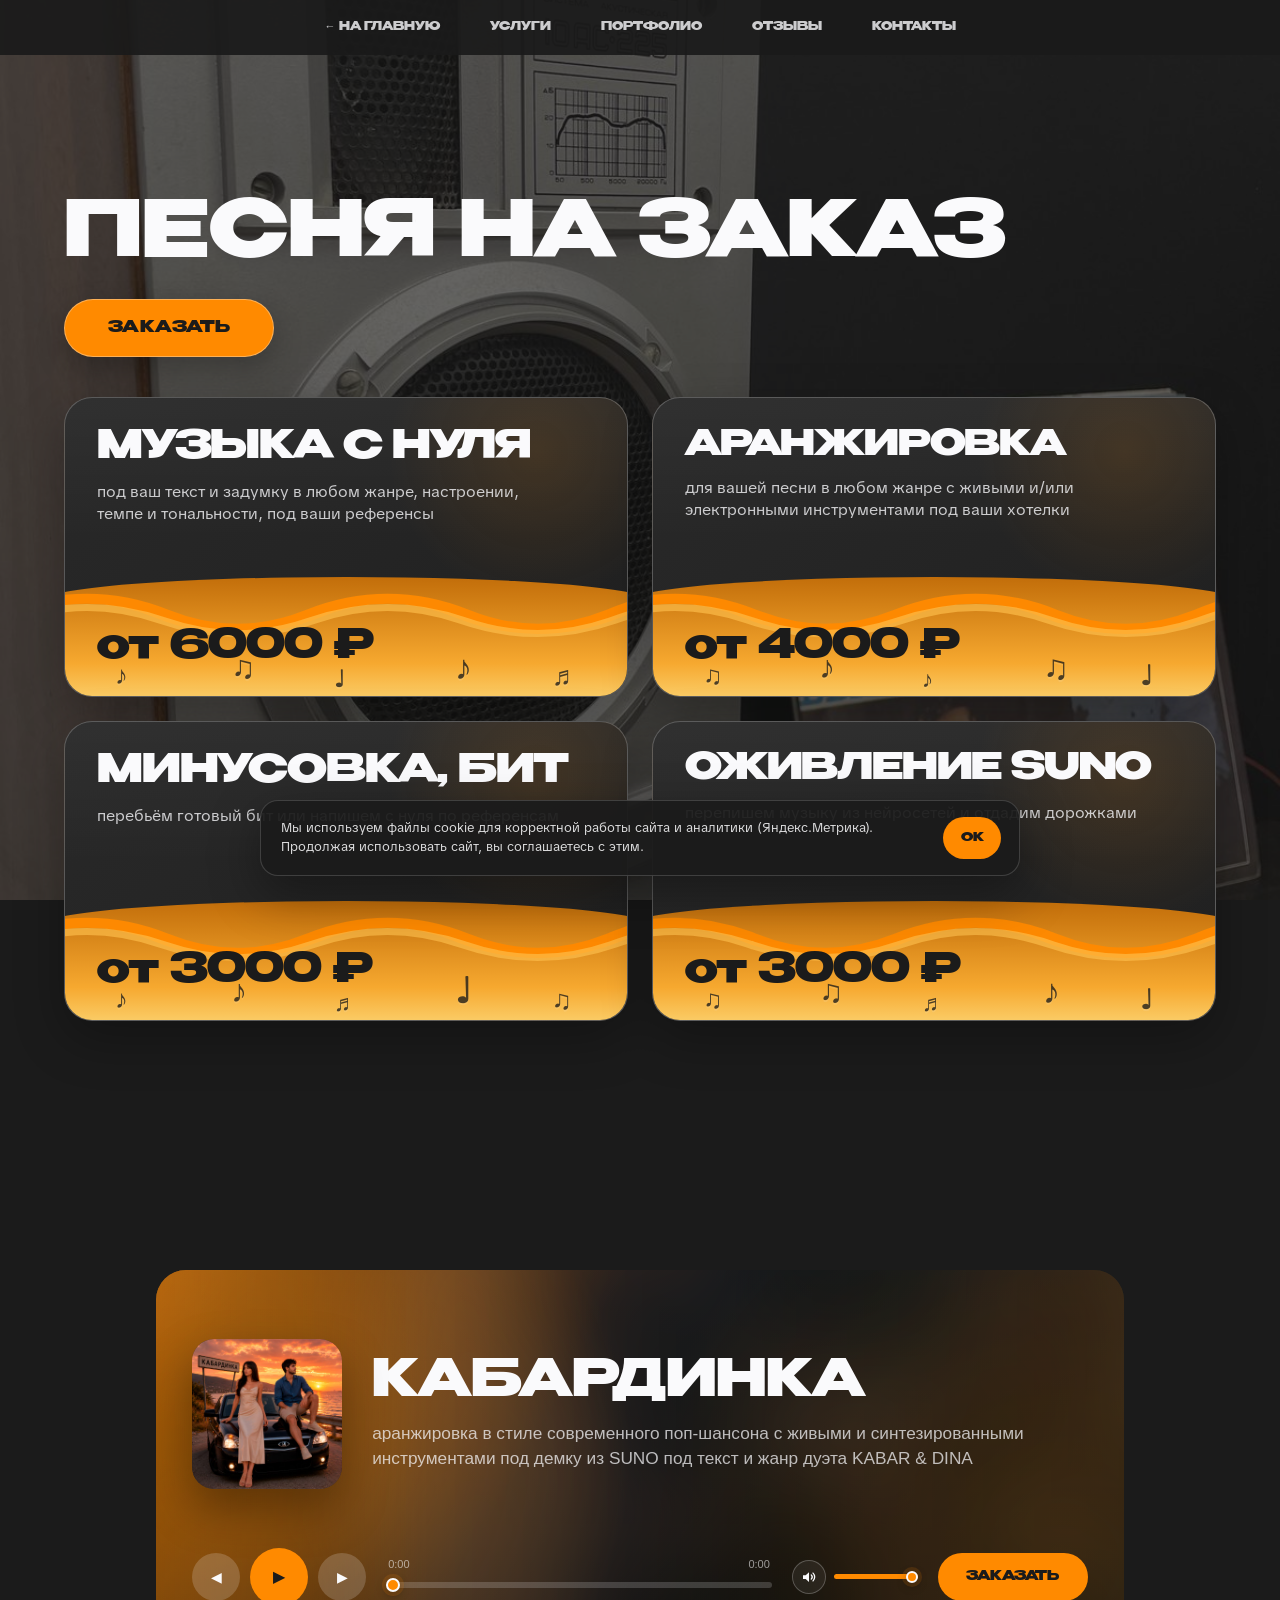
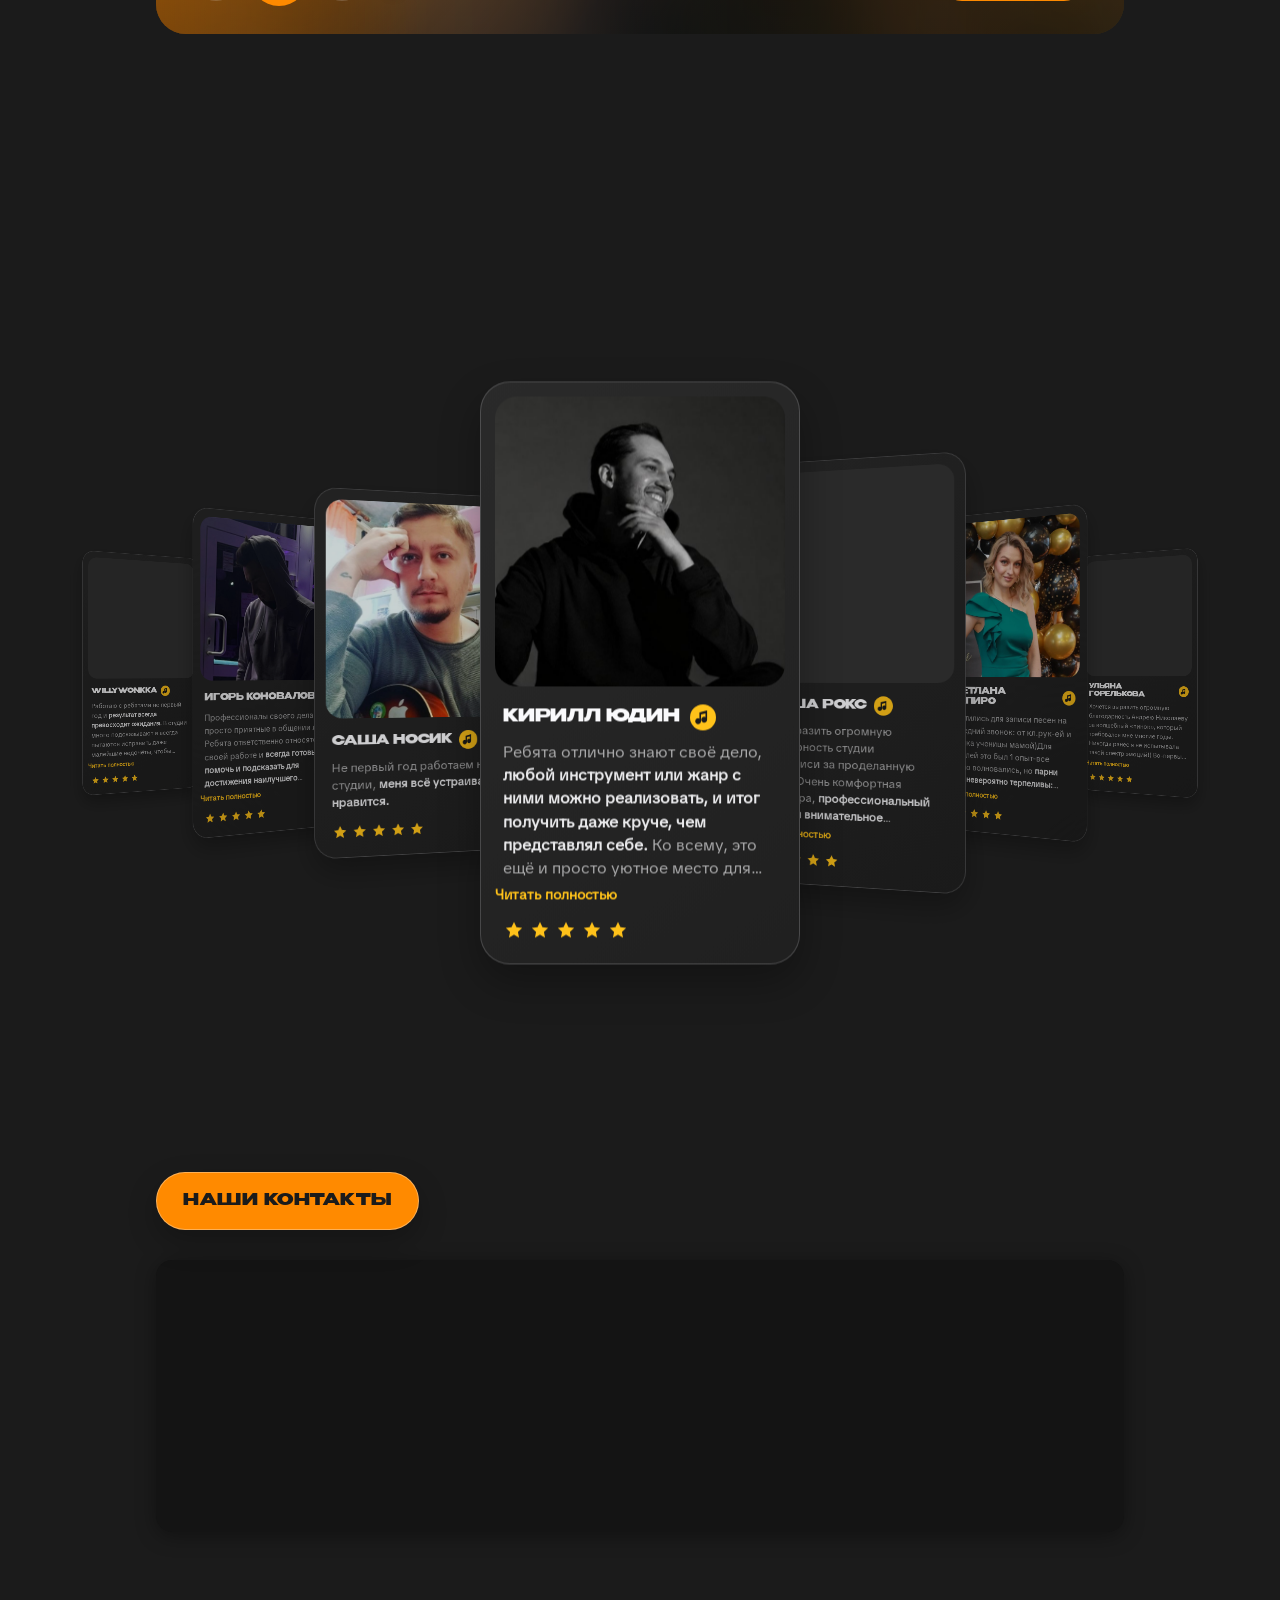
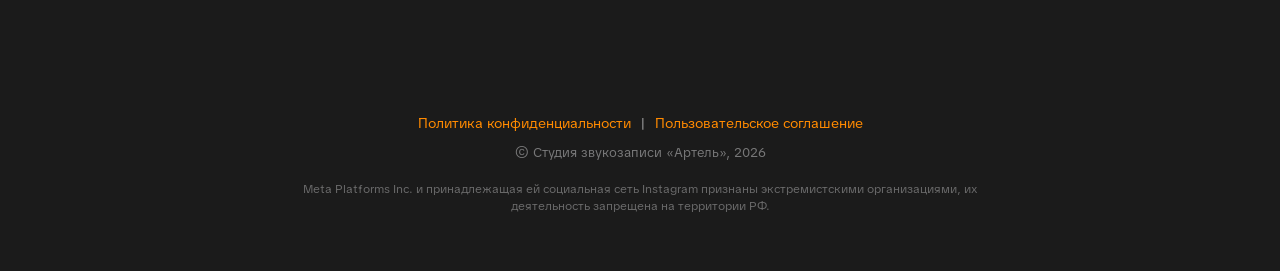
<file: song.html>
<!DOCTYPE html>
<html lang="ru">
<head>
  <meta charset="UTF-8">
  <meta name="viewport" content="width=device-width, initial-scale=1.0">
  <meta name="description" content="Песня на заказ: текст и музыка с нуля в студии «Артель».">
  <title>Песня на заказ | Студия звукозаписи «Артель»</title>
  <link rel="icon" type="image/png" href="favicon.png">
  <link rel="stylesheet" href="styles.css?v=20261028b">
  <link rel="stylesheet" href="music.css?v=20261024a">
</head>
<body class="music-page">

<div class="site-bg-slider" aria-hidden="true"></div>
<div class="site-background-overlay" aria-hidden="true"></div>

<header class="header music-header">
  <div class="header-gradient"></div>
  <div class="burger" aria-label="Открыть меню">☰</div>
  <nav>
    <a href="index.html">← НА ГЛАВНУЮ</a>
    <a href="#services">УСЛУГИ</a>
    <a href="#portfolio">ПОРТФОЛИО</a>
    <a href="#reviews">ОТЗЫВЫ</a>
    <a href="#contacts">КОНТАКТЫ</a>
  </nav>
</header>

<main class="music-main">

  <section id="services" class="music-section music-services">
    <div class="music-section-heading">
      <h2>ПЕСНЯ НА ЗАКАЗ</h2>
      <div class="music-order">
        <button class="music-order-button" type="button" aria-expanded="false" aria-controls="musicOrderSocialsTop">
          <span>ЗАКАЗАТЬ</span>
        </button>
        <div class="music-order-socials" id="musicOrderSocialsTop" aria-hidden="true">
          <a class="music-order-social music-order-phone" href="tel:+79807232388" aria-label="Позвонить"><img src="assets/icons/phone.png" alt="Позвонить"></a>
          <a class="music-order-social music-order-vk" href="https://vk.ru/studio_artel_tula?utm_source=site" target="_blank" rel="noopener" aria-label="ВКонтакте"><img src="assets/icons/vk.png" alt="ВКонтакте"></a>
          <a class="music-order-social music-order-rutube" href="https://rutube.ru/channel/81429966/?utm_source=site" target="_blank" rel="noopener" aria-label="RUTUBE"><img src="assets/icons/rutube.png" alt="RUTUBE"></a>
          <a class="music-order-social music-order-telegram" href="https://t.me/studio_artel_tula?utm_source=site" target="_blank" rel="noopener" aria-label="Telegram"><img src="assets/icons/telegram.png" alt="Telegram"></a>
          <a class="music-order-social music-order-youtube" href="https://www.youtube.com/@studio_artel_tula?utm_source=site" target="_blank" rel="noopener" aria-label="YouTube"><img src="assets/icons/youtube.png" alt="YouTube"></a>
          <a class="music-order-social music-order-instagram" href="https://www.instagram.com/studio_artel_tula/?utm_source=site" target="_blank" rel="noopener" aria-label="Instagram"><img src="assets/icons/instagram.png" alt="Instagram"></a>
        </div>
      </div>
    </div>

    <div class="music-cards">
      <article class="music-card">
<div class="music-card-copy">
          <h3>МУЗЫКА С НУЛЯ</h3>
          <p>под ваш текст и задумку в любом жанре, настроении, темпе и тональности, под ваши референсы</p>
        </div>
        <div class="music-card-price music-card-price-text">от 6000 ₽</div>
        <div class="music-music-bed music-music-bed-one" aria-hidden="true">
  <svg class="music-sine-wave" viewBox="0 0 1200 260" preserveAspectRatio="none">
    <path d="M0,145 C90,70 180,70 270,145 S450,220 540,145 S720,70 810,145 S990,220 1080,145 S1170,90 1200,135"></path>
    <path class="music-sine-wave-back" d="M0,170 C90,105 180,105 270,170 S450,235 540,170 S720,105 810,170 S990,235 1080,170 S1170,120 1200,155"></path>
  </svg>
  <span class="music-floating-note note-a n1" aria-hidden="true">♪</span><span class="music-floating-note note-b n2" aria-hidden="true">♫</span><span class="music-floating-note note-c n3" aria-hidden="true">♩</span><span class="music-floating-note note-d n4" aria-hidden="true">♪</span><span class="music-floating-note note-e n5" aria-hidden="true">♬</span>
</div>
      </article>

      <article class="music-card">
<div class="music-card-copy">
          <h3>АРАНЖИРОВКА</h3>
          <p>для вашей песни в любом жанре с живыми и/или электронными инструментами под ваши хотелки</p>
        </div>
        <div class="music-card-price music-card-price-text">от 4000 ₽</div>
        <div class="music-music-bed music-music-bed-two" aria-hidden="true">
  <svg class="music-sine-wave" viewBox="0 0 1200 260" preserveAspectRatio="none">
    <path d="M0,145 C90,70 180,70 270,145 S450,220 540,145 S720,70 810,145 S990,220 1080,145 S1170,90 1200,135"></path>
    <path class="music-sine-wave-back" d="M0,170 C90,105 180,105 270,170 S450,235 540,170 S720,105 810,170 S990,235 1080,170 S1170,120 1200,155"></path>
  </svg>
  <span class="music-floating-note note-a n1" aria-hidden="true">♫</span><span class="music-floating-note note-c n2" aria-hidden="true">♪</span><span class="music-floating-note note-e n3" aria-hidden="true">♩</span><span class="music-floating-note note-b n4" aria-hidden="true">♪</span><span class="music-floating-note note-d n5" aria-hidden="true">♫</span>
</div>
      </article>

      <article class="music-card">
<div class="music-card-copy">
          <h3>МИНУСОВКА, БИТ</h3>
          <p>перебьём готовый бит или напишем с нуля по референсам</p>
        </div>
        <div class="music-card-price music-card-price-text">от 3000 ₽</div>
        <div class="music-music-bed music-music-bed-three" aria-hidden="true">
  <svg class="music-sine-wave" viewBox="0 0 1200 260" preserveAspectRatio="none">
    <path d="M0,145 C90,70 180,70 270,145 S450,220 540,145 S720,70 810,145 S990,220 1080,145 S1170,90 1200,135"></path>
    <path class="music-sine-wave-back" d="M0,170 C90,105 180,105 270,170 S450,235 540,170 S720,105 810,170 S990,235 1080,170 S1170,120 1200,155"></path>
  </svg>
  <span class="music-floating-note note-d n1" aria-hidden="true">♩</span><span class="music-floating-note note-a n2" aria-hidden="true">♪</span><span class="music-floating-note note-e n3" aria-hidden="true">♫</span><span class="music-floating-note note-c n4" aria-hidden="true">♬</span><span class="music-floating-note note-b n5" aria-hidden="true">♪</span>
</div>
      </article>

      <article class="music-card">
<div class="music-card-copy">
          <h3>ОЖИВЛЕНИЕ SUNO</h3>
          <p>перепишем музыку из нейросетей и отдадим дорожками</p>
        </div>
        <div class="music-card-price music-card-price-text">от 3000 ₽</div>
        <div class="music-music-bed music-music-bed-four" aria-hidden="true">
  <svg class="music-sine-wave" viewBox="0 0 1200 260" preserveAspectRatio="none">
    <path d="M0,145 C90,70 180,70 270,145 S450,220 540,145 S720,70 810,145 S990,220 1080,145 S1170,90 1200,135"></path>
    <path class="music-sine-wave-back" d="M0,170 C90,105 180,105 270,170 S450,235 540,170 S720,105 810,170 S990,235 1080,170 S1170,120 1200,155"></path>
  </svg>
  <span class="music-floating-note note-b n1" aria-hidden="true">♫</span><span class="music-floating-note note-e n2" aria-hidden="true">♩</span><span class="music-floating-note note-d n3" aria-hidden="true">♪</span><span class="music-floating-note note-a n4" aria-hidden="true">♫</span><span class="music-floating-note note-c n5" aria-hidden="true">♬</span>
</div>
      </article>
    </div>
  </section>

  <section id="portfolio" class="studio portfolio-section">
  <h2>ПОРТФОЛИО</h2>

<div class="artel-case-player" data-audio-player>
      <div class="artel-case-player-bg" aria-hidden="true"></div>
      <canvas class="artel-case-visualizer" data-visualizer aria-hidden="true"></canvas>
      <div class="artel-case-player-main">
        <div class="artel-case-cover-wrap">
          <img class="artel-case-cover" data-track-cover alt="Обложка трека" hidden>
        </div>

        <div class="artel-case-copy">
          <strong class="artel-case-title" data-track-title>Добавьте первый трек</strong>
          <p class="artel-case-description" data-track-description>Укажите MP3, название, описание кейса и квадратную обложку.</p>
        </div>
      </div>

      <div class="artel-case-controls">
        <div class="artel-case-buttons">
          <button class="artel-case-btn" type="button" data-action="prev" aria-label="Предыдущий трек">◀︎</button>
          <button class="artel-case-btn artel-case-play" type="button" data-action="play" aria-label="Воспроизвести">▶︎</button>
          <button class="artel-case-btn" type="button" data-action="next" aria-label="Следующий трек">▶︎</button>
        </div>

        <div class="artel-case-progress-wrap">
          <div class="artel-case-progress-top">
            <span data-current-time>0:00</span>
            <span data-duration>0:00</span>
          </div>
          <input class="artel-case-progress" data-progress type="range" min="0" max="100" value="0" step="0.1" aria-label="Позиция воспроизведения">
        </div>

        <div class="artel-case-volume" data-volume-box>
          <button class="artel-case-mute" type="button" data-mute aria-label="Выключить звук">
            <svg class="vol-on" viewBox="0 0 24 24" aria-hidden="true"><path d="M4 9.5v5h3.6L12 18.5v-13L7.6 9.5H4Z"/><path class="vol-wave" d="M15 9.2a4 4 0 0 1 0 5.6M17.4 6.8a7.4 7.4 0 0 1 0 10.4" fill="none" stroke="currentColor" stroke-width="1.8" stroke-linecap="round"/></svg>
            <svg class="vol-off" viewBox="0 0 24 24" aria-hidden="true"><path d="M4 9.5v5h3.6L12 18.5v-13L7.6 9.5H4Z"/><path d="m15.5 9.5 5 5m0-5-5 5" fill="none" stroke="currentColor" stroke-width="1.8" stroke-linecap="round"/></svg>
          </button>
          <input class="artel-case-volume-range" data-volume type="range" min="0" max="100" value="100" step="1" aria-label="Громкость">
        </div>

        <a class="artel-case-order" href="#contacts">ЗАКАЗАТЬ</a>
      </div>

      <audio data-audio preload="none"></audio>
    </div>
</section>

  <section class="studio" id="reviews">
<h2>ОТЗЫВЫ</h2>

<h3 class="video-subheading rc-heading">МНЕНИЯ О РАБОТЕ С НАМИ</h3>
<div class="cf cf-reviews" data-gap="74">
  <div class="cf-track">
    <article class="rc-card cf-item">
      <img class="rc-photo" src="assets/img/reviews/review1.jpg?v=3" alt="Фото клиента 1" loading="lazy" decoding="async">
      <h3 class="rc-name">Ульяна Горелькова <svg class="rc-note" viewBox="0 0 24 24" aria-hidden="true"><circle cx="12" cy="12" r="12" fill="#ffc21a"/><path d="M15.8 5.5v8.6a2.7 2.7 0 1 1-1.5-2.4V8.3l-4.1 1v6.2a2.7 2.7 0 1 1-1.5-2.4V7.3Z" fill="#1b1b1b"/></svg></h3>
      <p class="rc-text">Хочется выразить огромную благодарность Андрею Николаеву за волшебный «пинок», который требовался мне многие годы. Никогда ранее я не испытывала такой спектр эмоций!) Во-первых, я написала песню, да, сама. Но я умею играть только на клавишах, а мне нужна была аранжировка. <b>Полнейшие гении в лице Андрея и Евгения написали мне музыку с нуля!</b> Ещё находясь на студии, я была в потрясении от того, что происходит, потому что музыка появилась у меня буквально на глазах, учитывая то, что я понятия не имела о том, чего мне хочется слышать в принципе. Во-вторых, атмосфера во время записи. Представьте себе, что вы заходите в гости к лучшим друзьям, которые поддержат и помогут, и словом, и делом. Советую смело обращаться в «Артель», потому что нигде вы такого больше не найдёте. Это я вам говорю. Большое спасибо ребятам за возможность снова почувствовать себя маленькой девочкой, которая написала стихи и хотела воплотить их во что-то дельное. 🫱‍🫲</p>
      <div class="rc-stars" aria-label="Оценка 5 из 5"><svg viewBox="0 0 24 24" aria-hidden="true"><path d="m12 2.8 2.7 5.7 6.2.8-4.6 4.3 1.2 6.2L12 16.7 6.5 19.8l1.2-6.2L3.1 9.3l6.2-.8Z"/></svg><svg viewBox="0 0 24 24" aria-hidden="true"><path d="m12 2.8 2.7 5.7 6.2.8-4.6 4.3 1.2 6.2L12 16.7 6.5 19.8l1.2-6.2L3.1 9.3l6.2-.8Z"/></svg><svg viewBox="0 0 24 24" aria-hidden="true"><path d="m12 2.8 2.7 5.7 6.2.8-4.6 4.3 1.2 6.2L12 16.7 6.5 19.8l1.2-6.2L3.1 9.3l6.2-.8Z"/></svg><svg viewBox="0 0 24 24" aria-hidden="true"><path d="m12 2.8 2.7 5.7 6.2.8-4.6 4.3 1.2 6.2L12 16.7 6.5 19.8l1.2-6.2L3.1 9.3l6.2-.8Z"/></svg><svg viewBox="0 0 24 24" aria-hidden="true"><path d="m12 2.8 2.7 5.7 6.2.8-4.6 4.3 1.2 6.2L12 16.7 6.5 19.8l1.2-6.2L3.1 9.3l6.2-.8Z"/></svg></div>
    </article>
    <article class="rc-card cf-item">
      <img class="rc-photo" src="assets/img/reviews/review2.jpg?v=2" alt="Фото клиента 2" loading="lazy" decoding="async">
      <h3 class="rc-name">WillyWonkka <svg class="rc-note" viewBox="0 0 24 24" aria-hidden="true"><circle cx="12" cy="12" r="12" fill="#ffc21a"/><path d="M15.8 5.5v8.6a2.7 2.7 0 1 1-1.5-2.4V8.3l-4.1 1v6.2a2.7 2.7 0 1 1-1.5-2.4V7.3Z" fill="#1b1b1b"/></svg></h3>
      <p class="rc-text">Работаю с ребятами не первый год и <b>результат всегда превосходит ожидания.</b> В студии много подсказывают и всегда пытаются исправить даже малейшие недочёты, чтобы конечный результат был максимального уровня</p>
      <div class="rc-stars" aria-label="Оценка 5 из 5"><svg viewBox="0 0 24 24" aria-hidden="true"><path d="m12 2.8 2.7 5.7 6.2.8-4.6 4.3 1.2 6.2L12 16.7 6.5 19.8l1.2-6.2L3.1 9.3l6.2-.8Z"/></svg><svg viewBox="0 0 24 24" aria-hidden="true"><path d="m12 2.8 2.7 5.7 6.2.8-4.6 4.3 1.2 6.2L12 16.7 6.5 19.8l1.2-6.2L3.1 9.3l6.2-.8Z"/></svg><svg viewBox="0 0 24 24" aria-hidden="true"><path d="m12 2.8 2.7 5.7 6.2.8-4.6 4.3 1.2 6.2L12 16.7 6.5 19.8l1.2-6.2L3.1 9.3l6.2-.8Z"/></svg><svg viewBox="0 0 24 24" aria-hidden="true"><path d="m12 2.8 2.7 5.7 6.2.8-4.6 4.3 1.2 6.2L12 16.7 6.5 19.8l1.2-6.2L3.1 9.3l6.2-.8Z"/></svg><svg viewBox="0 0 24 24" aria-hidden="true"><path d="m12 2.8 2.7 5.7 6.2.8-4.6 4.3 1.2 6.2L12 16.7 6.5 19.8l1.2-6.2L3.1 9.3l6.2-.8Z"/></svg></div>
    </article>
    <article class="rc-card cf-item">
      <img class="rc-photo" src="assets/img/reviews/review3.jpg?v=2" alt="Фото клиента 3" loading="lazy" decoding="async">
      <h3 class="rc-name">Игорь Коновалов <svg class="rc-note" viewBox="0 0 24 24" aria-hidden="true"><circle cx="12" cy="12" r="12" fill="#ffc21a"/><path d="M15.8 5.5v8.6a2.7 2.7 0 1 1-1.5-2.4V8.3l-4.1 1v6.2a2.7 2.7 0 1 1-1.5-2.4V7.3Z" fill="#1b1b1b"/></svg></h3>
      <p class="rc-text">Профессионалы своего дела и просто приятные в общении люди. Ребята ответственно относятся к своей работе и <b>всегда готовы помочь и подсказать для достижения наилучшего результата.</b> Большое спасибо!</p>
      <div class="rc-stars" aria-label="Оценка 5 из 5"><svg viewBox="0 0 24 24" aria-hidden="true"><path d="m12 2.8 2.7 5.7 6.2.8-4.6 4.3 1.2 6.2L12 16.7 6.5 19.8l1.2-6.2L3.1 9.3l6.2-.8Z"/></svg><svg viewBox="0 0 24 24" aria-hidden="true"><path d="m12 2.8 2.7 5.7 6.2.8-4.6 4.3 1.2 6.2L12 16.7 6.5 19.8l1.2-6.2L3.1 9.3l6.2-.8Z"/></svg><svg viewBox="0 0 24 24" aria-hidden="true"><path d="m12 2.8 2.7 5.7 6.2.8-4.6 4.3 1.2 6.2L12 16.7 6.5 19.8l1.2-6.2L3.1 9.3l6.2-.8Z"/></svg><svg viewBox="0 0 24 24" aria-hidden="true"><path d="m12 2.8 2.7 5.7 6.2.8-4.6 4.3 1.2 6.2L12 16.7 6.5 19.8l1.2-6.2L3.1 9.3l6.2-.8Z"/></svg><svg viewBox="0 0 24 24" aria-hidden="true"><path d="m12 2.8 2.7 5.7 6.2.8-4.6 4.3 1.2 6.2L12 16.7 6.5 19.8l1.2-6.2L3.1 9.3l6.2-.8Z"/></svg></div>
    </article>
    <article class="rc-card cf-item">
      <img class="rc-photo" src="assets/img/reviews/review4.jpg?v=2" alt="Фото клиента 4" loading="lazy" decoding="async">
      <h3 class="rc-name">Саша Носик <svg class="rc-note" viewBox="0 0 24 24" aria-hidden="true"><circle cx="12" cy="12" r="12" fill="#ffc21a"/><path d="M15.8 5.5v8.6a2.7 2.7 0 1 1-1.5-2.4V8.3l-4.1 1v6.2a2.7 2.7 0 1 1-1.5-2.4V7.3Z" fill="#1b1b1b"/></svg></h3>
      <p class="rc-text">Не первый год работаем на студии, <b>меня всё устраивает и мне нравится.</b></p>
      <div class="rc-stars" aria-label="Оценка 5 из 5"><svg viewBox="0 0 24 24" aria-hidden="true"><path d="m12 2.8 2.7 5.7 6.2.8-4.6 4.3 1.2 6.2L12 16.7 6.5 19.8l1.2-6.2L3.1 9.3l6.2-.8Z"/></svg><svg viewBox="0 0 24 24" aria-hidden="true"><path d="m12 2.8 2.7 5.7 6.2.8-4.6 4.3 1.2 6.2L12 16.7 6.5 19.8l1.2-6.2L3.1 9.3l6.2-.8Z"/></svg><svg viewBox="0 0 24 24" aria-hidden="true"><path d="m12 2.8 2.7 5.7 6.2.8-4.6 4.3 1.2 6.2L12 16.7 6.5 19.8l1.2-6.2L3.1 9.3l6.2-.8Z"/></svg><svg viewBox="0 0 24 24" aria-hidden="true"><path d="m12 2.8 2.7 5.7 6.2.8-4.6 4.3 1.2 6.2L12 16.7 6.5 19.8l1.2-6.2L3.1 9.3l6.2-.8Z"/></svg><svg viewBox="0 0 24 24" aria-hidden="true"><path d="m12 2.8 2.7 5.7 6.2.8-4.6 4.3 1.2 6.2L12 16.7 6.5 19.8l1.2-6.2L3.1 9.3l6.2-.8Z"/></svg></div>
    </article>
    <article class="rc-card cf-item">
      <img class="rc-photo" src="assets/img/reviews/review6.jpg?v=3" alt="Фото клиента 6" loading="lazy" decoding="async">
      <h3 class="rc-name">Кирилл Юдин <svg class="rc-note" viewBox="0 0 24 24" aria-hidden="true"><circle cx="12" cy="12" r="12" fill="#ffc21a"/><path d="M15.8 5.5v8.6a2.7 2.7 0 1 1-1.5-2.4V8.3l-4.1 1v6.2a2.7 2.7 0 1 1-1.5-2.4V7.3Z" fill="#1b1b1b"/></svg></h3>
      <p class="rc-text">Ребята отлично знают своё дело, <b>любой инструмент или жанр с ними можно реализовать, и итог получить даже круче, чем представлял себе.</b> Ко всему, это ещё и просто уютное место для творческих людей!</p>
      <div class="rc-stars" aria-label="Оценка 5 из 5"><svg viewBox="0 0 24 24" aria-hidden="true"><path d="m12 2.8 2.7 5.7 6.2.8-4.6 4.3 1.2 6.2L12 16.7 6.5 19.8l1.2-6.2L3.1 9.3l6.2-.8Z"/></svg><svg viewBox="0 0 24 24" aria-hidden="true"><path d="m12 2.8 2.7 5.7 6.2.8-4.6 4.3 1.2 6.2L12 16.7 6.5 19.8l1.2-6.2L3.1 9.3l6.2-.8Z"/></svg><svg viewBox="0 0 24 24" aria-hidden="true"><path d="m12 2.8 2.7 5.7 6.2.8-4.6 4.3 1.2 6.2L12 16.7 6.5 19.8l1.2-6.2L3.1 9.3l6.2-.8Z"/></svg><svg viewBox="0 0 24 24" aria-hidden="true"><path d="m12 2.8 2.7 5.7 6.2.8-4.6 4.3 1.2 6.2L12 16.7 6.5 19.8l1.2-6.2L3.1 9.3l6.2-.8Z"/></svg><svg viewBox="0 0 24 24" aria-hidden="true"><path d="m12 2.8 2.7 5.7 6.2.8-4.6 4.3 1.2 6.2L12 16.7 6.5 19.8l1.2-6.2L3.1 9.3l6.2-.8Z"/></svg></div>
    </article>
    <article class="rc-card cf-item">
      <img class="rc-photo" src="assets/img/reviews/review7.jpg?v=3" alt="Фото клиента 7" loading="lazy" decoding="async">
      <h3 class="rc-name">Ксюша Рокс <svg class="rc-note" viewBox="0 0 24 24" aria-hidden="true"><circle cx="12" cy="12" r="12" fill="#ffc21a"/><path d="M15.8 5.5v8.6a2.7 2.7 0 1 1-1.5-2.4V8.3l-4.1 1v6.2a2.7 2.7 0 1 1-1.5-2.4V7.3Z" fill="#1b1b1b"/></svg></h3>
      <p class="rc-text">Хочу выразить огромную благодарность студии звукозаписи за проделанную работу! Очень комфортная атмосфера, <b>профессиональный подход и внимательное отношение к деталям.</b> С вами было легко и спокойно работать — чувствуется, что вы действительно любите своё дело и переживаете за результат. С радостью вернусь снова!</p>
      <div class="rc-stars" aria-label="Оценка 5 из 5"><svg viewBox="0 0 24 24" aria-hidden="true"><path d="m12 2.8 2.7 5.7 6.2.8-4.6 4.3 1.2 6.2L12 16.7 6.5 19.8l1.2-6.2L3.1 9.3l6.2-.8Z"/></svg><svg viewBox="0 0 24 24" aria-hidden="true"><path d="m12 2.8 2.7 5.7 6.2.8-4.6 4.3 1.2 6.2L12 16.7 6.5 19.8l1.2-6.2L3.1 9.3l6.2-.8Z"/></svg><svg viewBox="0 0 24 24" aria-hidden="true"><path d="m12 2.8 2.7 5.7 6.2.8-4.6 4.3 1.2 6.2L12 16.7 6.5 19.8l1.2-6.2L3.1 9.3l6.2-.8Z"/></svg><svg viewBox="0 0 24 24" aria-hidden="true"><path d="m12 2.8 2.7 5.7 6.2.8-4.6 4.3 1.2 6.2L12 16.7 6.5 19.8l1.2-6.2L3.1 9.3l6.2-.8Z"/></svg><svg viewBox="0 0 24 24" aria-hidden="true"><path d="m12 2.8 2.7 5.7 6.2.8-4.6 4.3 1.2 6.2L12 16.7 6.5 19.8l1.2-6.2L3.1 9.3l6.2-.8Z"/></svg></div>
    </article>
    <article class="rc-card cf-item">
      <img class="rc-photo" src="assets/img/reviews/review5.jpg?v=3" alt="Фото клиента 5" loading="lazy" decoding="async">
      <h3 class="rc-name">Светлана Шапиро <svg class="rc-note" viewBox="0 0 24 24" aria-hidden="true"><circle cx="12" cy="12" r="12" fill="#ffc21a"/><path d="M15.8 5.5v8.6a2.7 2.7 0 1 1-1.5-2.4V8.3l-4.1 1v6.2a2.7 2.7 0 1 1-1.5-2.4V7.3Z" fill="#1b1b1b"/></svg></h3>
      <p class="rc-text">Обратились для записи песен на Последний звонок: от кл.рук-ей и озвучка ученицы мамой)Для учителей это был 1 опыт-все сильно волновались, но <b>парни были невероятно терпеливы:</b> подсказали, объяснили!В итоге учителя ушли довольными и считают это классным творческим опытом) Ребята сохранили всю душевность в голосах)Со второй песней все получилось тоже прекрасно: ребята услышали задумку, и получилось все, как планировалось! И технически, и эмоционально🔥Спасибо вам за высокий профессионализм!</p>
      <div class="rc-stars" aria-label="Оценка 5 из 5"><svg viewBox="0 0 24 24" aria-hidden="true"><path d="m12 2.8 2.7 5.7 6.2.8-4.6 4.3 1.2 6.2L12 16.7 6.5 19.8l1.2-6.2L3.1 9.3l6.2-.8Z"/></svg><svg viewBox="0 0 24 24" aria-hidden="true"><path d="m12 2.8 2.7 5.7 6.2.8-4.6 4.3 1.2 6.2L12 16.7 6.5 19.8l1.2-6.2L3.1 9.3l6.2-.8Z"/></svg><svg viewBox="0 0 24 24" aria-hidden="true"><path d="m12 2.8 2.7 5.7 6.2.8-4.6 4.3 1.2 6.2L12 16.7 6.5 19.8l1.2-6.2L3.1 9.3l6.2-.8Z"/></svg><svg viewBox="0 0 24 24" aria-hidden="true"><path d="m12 2.8 2.7 5.7 6.2.8-4.6 4.3 1.2 6.2L12 16.7 6.5 19.8l1.2-6.2L3.1 9.3l6.2-.8Z"/></svg><svg viewBox="0 0 24 24" aria-hidden="true"><path d="m12 2.8 2.7 5.7 6.2.8-4.6 4.3 1.2 6.2L12 16.7 6.5 19.8l1.2-6.2L3.1 9.3l6.2-.8Z"/></svg></div>
    </article>
  </div>
</div>
</section>

  <section id="contacts" class="studio">
  <h2>КОНТАКТЫ</h2>

  <div class="hero-buttons">
    <div class="contact-order">
  <button class="contact-order-button" type="button" aria-expanded="false" aria-controls="contactOrderSocials2">НАШИ КОНТАКТЫ</button>
  <div class="contact-order-socials" id="contactOrderSocials2" aria-hidden="true">
    <a class="contact-order-social" href="tel:+79807232388" aria-label="Позвонить"><img src="assets/icons/phone.png" alt="Позвонить"></a>
    <a class="contact-order-social" href="https://vk.ru/studio_artel_tula?utm_source=site" target="_blank" rel="noopener" aria-label="ВКонтакте"><img src="assets/icons/vk.png" alt="ВКонтакте"></a>
    <a class="contact-order-social" href="https://rutube.ru/channel/81429966/?utm_source=site" target="_blank" rel="noopener" aria-label="RUTUBE"><img src="assets/icons/rutube.png" alt="RUTUBE"></a>
    <a class="contact-order-social" href="https://t.me/studio_artel_tula?utm_source=site" target="_blank" rel="noopener" aria-label="Telegram"><img src="assets/icons/telegram.png" alt="Telegram"></a>
    <a class="contact-order-social" href="https://www.youtube.com/@studio_artel_tula?utm_source=site" target="_blank" rel="noopener" aria-label="YouTube"><img src="assets/icons/youtube.png" alt="YouTube"></a>
    <a class="contact-order-social" href="https://www.instagram.com/studio_artel_tula/?utm_source=site" target="_blank" rel="noopener" aria-label="Instagram"><img src="assets/icons/instagram.png" alt="Instagram"></a>
  </div>
</div>
  </div>

  <div class="map-container">
    <iframe 
      src="https://yandex.ru/map-widget/v1/?z=12&ol=biz&oid=38650113761"
      allowfullscreen
      loading="lazy"
    ></iframe>
  </div>
</section>
</main>

<footer class="music-footer">
  <div class="music-footer-links">
    <a href="privacy.html" target="_blank" rel="noopener noreferrer">Политика конфиденциальности</a>
    <span aria-hidden="true">|</span>
    <a href="terms.html" target="_blank" rel="noopener noreferrer">Пользовательское соглашение</a>
  </div>
  <div class="music-footer-copy">© Студия звукозаписи «Артель», 2026</div>
  <div class="music-footer-note">Meta Platforms Inc. и принадлежащая ей социальная сеть Instagram признаны экстремистскими организациями, их деятельность запрещена на территории РФ.</div>
</footer>

<div class="music-cookie-banner" id="musicCookieBanner" role="dialog" aria-live="polite" aria-label="Уведомление о cookie">
  <p>Мы используем файлы cookie для корректной работы сайта и аналитики (Яндекс.Метрика). Продолжая использовать сайт, вы соглашаетесь с этим.</p>
  <button type="button" id="musicAcceptCookie">OK</button>
</div>

<script>
function loadYandexMetrika() {
  if (window.__artelMetrikaLoaded) return;
  window.__artelMetrikaLoaded = true;
  (function(m,e,t,r,i,k,a){
    m[i]=m[i]||function(){(m[i].a=m[i].a||[]).push(arguments)};
    m[i].l=1*new Date();
    for (var j=0; j<document.scripts.length; j++) {
      if (document.scripts[j].src === r) return;
    }
    k=e.createElement(t);
    a=e.getElementsByTagName(t)[0];
    k.async=1;
    k.src=r;
    a.parentNode.insertBefore(k,a);
  })(window, document, 'script', 'https://mc.yandex.ru/metrika/tag.js?id=109056207', 'ym');
  ym(109056207, 'init', {ssr:true, webvisor:true, clickmap:true, ecommerce:"dataLayer", referrer:document.referrer, url:location.href, accurateTrackBounce:true, trackLinks:true});
}

const musicCookieBanner = document.getElementById('musicCookieBanner');
const musicAcceptCookie = document.getElementById('musicAcceptCookie');
if (localStorage.getItem('cookieConsent') === 'true') {
  loadYandexMetrika();
} else if (musicCookieBanner) {
  musicCookieBanner.classList.add('is-visible');
}
musicAcceptCookie?.addEventListener('click', () => {
  localStorage.setItem('cookieConsent', 'true');
  musicCookieBanner?.classList.remove('is-visible');
  loadYandexMetrika();
});

</script>

<script>
const burger = document.querySelector('.music-page .burger');
const nav = document.querySelector('.music-page .header nav');

if (burger && nav) {
  burger.addEventListener('click', () => nav.classList.toggle('active'));
  nav.querySelectorAll('a').forEach(link => {
    link.addEventListener('click', () => nav.classList.remove('active'));
  });
}

document.querySelectorAll('.music-order').forEach(order => {
  const button = order.querySelector('.music-order-button');
  const socials = order.querySelector('.music-order-socials');
  if (!button || !socials) return;
  button.addEventListener('click', event => {
    event.stopPropagation();
    const active = socials.classList.toggle('active');
    button.classList.toggle('active', active);
    button.setAttribute('aria-expanded', String(active));
    socials.setAttribute('aria-hidden', String(!active));
  });
});

document.addEventListener('click', event => {
  document.querySelectorAll('.music-order').forEach(order => {
    if (order.contains(event.target)) return;
    const button = order.querySelector('.music-order-button');
    const socials = order.querySelector('.music-order-socials');
    if (!button || !socials) return;
    socials.classList.remove('active');
    button.classList.remove('active');
    button.setAttribute('aria-expanded', 'false');
    socials.setAttribute('aria-hidden', 'true');
  });
});

document.querySelectorAll('.music-page .header nav a[href^="#"]').forEach(link => {
  link.addEventListener('click', event => {
    const target = document.querySelector(link.getAttribute('href'));
    if (!target) return;
    event.preventDefault();
    target.scrollIntoView({behavior:'smooth', block:'start'});
    nav?.classList.remove('active');
  });
});

document.documentElement.classList.add('music-js');
const musicRevealItems = document.querySelectorAll('.music-section, .music-card, .artel-case-player, .music-review-source, .music-footer');
const musicRevealObserver = new IntersectionObserver(entries => {
  entries.forEach(entry => {
    if (entry.isIntersecting) {
      entry.target.classList.add('is-visible');
      musicRevealObserver.unobserve(entry.target);
    }
  });
}, {threshold:0.08, rootMargin:'0px 0px -8% 0px'});
musicRevealItems.forEach(item => musicRevealObserver.observe(item));

document.querySelectorAll('.music-faq-question').forEach(button => {
  button.addEventListener('click', () => {
    const item = button.closest('.music-faq-item');
    item.classList.toggle('active');
  });
});

const musicTracks = [

  {
    src: 'assets/audio/napotom.mp3',
    title: 'НА ПОТОМ',
    description: 'WillyWonkka',
    cover: 'assets/img/covers/napotom.jpg'
  },

  {
    src: 'assets/audio/voice.mp3',
    title: 'VOICE',
    description: 'WillyWonkka',
    cover: 'assets/img/covers/voice.jpg'
  },

  {
    src: 'assets/audio/huliganka.mp3',
    title: 'ХУЛИГАНКА',
    description: 'Заноза',
    cover: 'assets/img/covers/huliganka.jpg'
  },

  {
    src: 'assets/audio/dotla.mp3',
    title: 'ДОТЛА',
    description: 'WillyWonkka',
    cover: 'assets/img/covers/dotla.jpg'
  },

  {
    src: 'assets/audio/ostanovis.mp3',
    title: 'ОСТАНОВИСЬ',
    description: 'Ксюша Рокс',
    cover: 'assets/img/covers/ostanovis.jpg'
  },

  {
    src: 'assets/audio/bezzvuchnyrezhim.mp3',
    title: 'БЕЗЗВУЧНЫЙ РЕЖИМ',
    description: 'бит для одного из треков альбома "Последний" Саши Ресторатора',
    cover: 'assets/img/covers/bezzvuchnyrezhim.jpg'
  },
  
  {
    src: 'assets/audio/kabardinka.mp3',
    title: 'КАБАРДИНКА',
    description: 'аранжировка в стиле современного поп-шансона с живыми и синтезированными инструментами под демку из SUNO под текст и жанр дуэта KABAR & DINA',
    cover: 'assets/img/covers/kabardinka.jpg'
  },

  {
    src: 'assets/audio/ktotebyaobidel.mp3',
    title: 'КТО ТЕБЯ ОБИДЕЛ',
    description: 'аранжировка для Ксюши Рокс по демке из SUNO в стиле поп-рок с живыми и виртуальными инструментами',
    cover: 'assets/img/covers/ktotebyaobidel.jpg'
  },

  {
    src: 'assets/audio/yapomny.mp3',
    title: 'Я ПОМНЮ',
    description: 'аранжировка для Ксюши Рокс по демке из SUNO в стиле поп-рок с живыми и виртуальными инструментами',
    cover: 'assets/img/covers/yapomny.jpg'
  },

  {
    src: 'assets/audio/grustnyepesni.mp3',
    title: 'ГРУСТНЫЕ ПЕСНИ',
    description: 'аранжирова под текст и гармонию Ульяны rebelle в стиле песен Mary Gu',
    cover: 'assets/img/covers/grustnyepesni.jpg'
  },

  {
    src: 'assets/audio/nomera.mp3',
    title: 'НОМЕРА',
    description: 'аранжирова под текст и гармонию sorry, we are closed в стиле поп-панк',
    cover: 'assets/img/covers/nomera.jpg'
  },

  {
    src: 'assets/audio/slovnomenyatutnet.mp3',
    title: 'СЛОВНО МЕНЯ ТУТ НЕТ',
    description: 'дебютный релиз The You-Jin Experience, полностью подготовленный в нашей студии',
    cover: 'assets/img/covers/slovnomenyatutnet.jpg'
  },

  {
    src: 'assets/audio/kadry.mp3',
    title: 'КАДРЫ',
    description: 'сделали лёгкую гитарную аранжировку для нового совместного синглаа Саши Носика и WillyWonkka',
    cover: 'assets/img/covers/kadry.jpg'
  }

];

const audioPlayer = document.querySelector('[data-audio-player]');
if (audioPlayer) {
  const audio = audioPlayer.querySelector('[data-audio]');
  const playButton = audioPlayer.querySelector('[data-action="play"]');
  const prevButton = audioPlayer.querySelector('[data-action="prev"]');
  const nextButton = audioPlayer.querySelector('[data-action="next"]');
  const copy = audioPlayer.querySelector('.artel-case-copy');
  const title = audioPlayer.querySelector('[data-track-title]');
  const description = audioPlayer.querySelector('[data-track-description]');
  const cover = audioPlayer.querySelector('[data-track-cover]');
  const background = audioPlayer.querySelector('.artel-case-player-bg');
  const progress = audioPlayer.querySelector('[data-progress]');
  const currentTimeLabel = audioPlayer.querySelector('[data-current-time]');
  const durationLabel = audioPlayer.querySelector('[data-duration]');
  const coverWrap = audioPlayer.querySelector('.artel-case-cover-wrap');
  const visualizer = audioPlayer.querySelector('[data-visualizer]');

  let currentIndex = 0;
  let audioContext = null;
  let analyser = null;
  let sourceNode = null;
  let visualizerFrame = null;
  let visualizerReady = false;
  let changeTimer = null;

  const formatTime = (seconds) => {
    if (!Number.isFinite(seconds) || seconds < 0) return '0:00';
    const minutes = Math.floor(seconds / 60);
    const secs = Math.floor(seconds % 60).toString().padStart(2, '0');
    return `${minutes}:${secs}`;
  };

  const resetProgress = () => {
    progress.value = 0;
    progress.style.setProperty('--progress', '0%');
    currentTimeLabel.textContent = '0:00';
    durationLabel.textContent = '0:00';
  };

  const renderEmpty = () => {
    title.textContent = 'Добавьте первый трек';
    description.textContent = 'Укажите MP3, название, описание кейса и квадратную обложку в массиве musicTracks.';
    cover.hidden = true;
    cover.removeAttribute('src');
    background.style.removeProperty('--player-cover');
    playButton.disabled = true;
    prevButton.disabled = true;
    nextButton.disabled = true;
  };

  const applyTrack = (index, autoplay = false) => {
    if (!musicTracks.length) {
      renderEmpty();
      return;
    }

    currentIndex = (index + musicTracks.length) % musicTracks.length;
    const track = musicTracks[currentIndex];

    audio.pending = track.src;
    if (autoplay) { audio.src = track.src; } else { audio.removeAttribute('src'); }
    title.textContent = track.title || 'Без названия';
    description.textContent = track.description || '';
    resetProgress();

    if (track.cover) {
      cover.src = track.cover;
      cover.alt = track.title ? `Обложка: ${track.title}` : 'Обложка трека';
      cover.hidden = false;
      background.style.setProperty('--player-cover', `url("${track.cover}")`);
    } else {
      cover.hidden = true;
      cover.removeAttribute('src');
      background.style.removeProperty('--player-cover');
    }

    if (audio.src) audio.load();
    if (autoplay) audio.play().catch(() => {});
  };

  const loadTrack = (index, autoplay = false, direction = 'next') => {
    if (!musicTracks.length) {
      renderEmpty();
      return;
    }

    const normalizedIndex = (index + musicTracks.length) % musicTracks.length;
    if (normalizedIndex === currentIndex && cover.src) {
      if (autoplay && audio.paused) audio.play().catch(() => {});
      return;
    }

    if (changeTimer) clearTimeout(changeTimer);

    copy?.classList.remove('is-text-changing', 'is-text-entering');
    void copy?.offsetWidth;
    copy?.classList.add('is-text-changing');

    coverWrap.classList.remove('is-changing-next', 'is-changing-prev', 'is-entering-next', 'is-entering-prev');
    void coverWrap.offsetWidth;
    coverWrap.classList.add(direction === 'prev' ? 'is-changing-prev' : 'is-changing-next');

    changeTimer = setTimeout(() => {
      applyTrack(normalizedIndex, autoplay);

      copy?.classList.remove('is-text-changing');
      void copy?.offsetWidth;
      copy?.classList.add('is-text-entering');

      coverWrap.classList.remove('is-changing-next', 'is-changing-prev');
      void coverWrap.offsetWidth;
      const enterClass = direction === 'prev' ? 'is-entering-prev' : 'is-entering-next';
      coverWrap.classList.add(enterClass);

      setTimeout(() => {
        copy?.classList.remove('is-text-entering');
        coverWrap.classList.remove(enterClass);
      }, 620);
    }, 300);
  };

  const resizeVisualizer = () => {
    if (!visualizer) return;
    const rect = visualizer.getBoundingClientRect();
    const dpr = Math.min(window.devicePixelRatio || 1, 2);
    const width = Math.max(1, Math.round(rect.width * dpr));
    const height = Math.max(1, Math.round(rect.height * dpr));
    if (visualizer.width !== width || visualizer.height !== height) {
      visualizer.width = width;
      visualizer.height = height;
    }
  };

  const setupVisualizer = () => {
    if (!visualizer || visualizerReady) return true;
    try {
      const AudioContextClass = window.AudioContext || window.webkitAudioContext;
      if (!AudioContextClass) return false;

      audioContext = new AudioContextClass();
      sourceNode = audioContext.createMediaElementSource(audio);
      analyser = audioContext.createAnalyser();
      analyser.fftSize = 2048;
      analyser.smoothingTimeConstant = 0.82;
      analyser.minDecibels = -90;
      analyser.maxDecibels = -12;
      sourceNode.connect(analyser);
      analyser.connect(audioContext.destination);

      visualizerReady = true;
      resizeVisualizer();
      return true;
    } catch (error) {
      audioContext?.close?.().catch?.(() => {});
      audioContext = null;
      analyser = null;
      sourceNode = null;
      return false;
    }
  };

  const stopVisualizer = () => {
    if (visualizerFrame) {
      cancelAnimationFrame(visualizerFrame);
      visualizerFrame = null;
    }
  };

  const drawVisualizer = () => {
    if (!visualizer || !analyser) return;

    resizeVisualizer();

    const ctx = visualizer.getContext('2d');
    const width = visualizer.width;
    const height = visualizer.height;
    const data = new Uint8Array(analyser.frequencyBinCount);
    const dpr = Math.min(window.devicePixelRatio || 1, 2);

    const render = () => {
      visualizerFrame = requestAnimationFrame(render);
      analyser.getByteFrequencyData(data);

      ctx.clearRect(0, 0, width, height);

      const bars = Math.min(128, Math.floor(width / (dpr * 7)));
      const gap = Math.max(2 * dpr, width / (bars * 8));
      const barWidth = Math.max(1, (width - gap * (bars - 1)) / bars);
      const baseY = height - 8 * dpr;

      for (let i = 0; i < bars; i++) {
        // Logarithmic-ish frequency mapping: more useful musical frequencies, less empty treble.
        const start = Math.floor(Math.pow(i / bars, 1.75) * (data.length - 1));
        const end = Math.max(start + 1, Math.floor(Math.pow((i + 1) / bars, 1.75) * (data.length - 1)));
        let peak = 0;
        for (let j = start; j < end; j++) peak = Math.max(peak, data[j]);

        const normalized = Math.pow(peak / 255, 1.35);
        const barHeight = normalized * height * 0.82;
        if (barHeight < 1.5 * dpr) continue;

        const x = i * (barWidth + gap);
        const gradient = ctx.createLinearGradient(0, baseY - barHeight, 0, baseY);
        gradient.addColorStop(0, 'rgba(250,250,252,.58)');
        gradient.addColorStop(.55, 'rgba(255,138,0,.48)');
        gradient.addColorStop(1, 'rgba(255,138,0,.08)');

        ctx.fillStyle = gradient;
        ctx.fillRect(x, baseY - barHeight, barWidth, barHeight);
      }
    };

    render();
  };

  const startVisualizer = async () => {
    if (!setupVisualizer()) return;
    try {
      if (audioContext?.state === 'suspended') await audioContext.resume();
    } catch (_) {}
    audioPlayer.classList.add('is-visualizing');
    stopVisualizer();
    drawVisualizer();
  };

  const clearVisualizer = () => {
    stopVisualizer();
    if (!visualizer) return;
    const ctx = visualizer.getContext('2d');
    ctx.clearRect(0, 0, visualizer.width, visualizer.height);
    audioPlayer.classList.remove('is-visualizing');
  };

  window.addEventListener('resize', resizeVisualizer, {passive:true});

  playButton.addEventListener('click', () => {
    if (!audio.src && audio.pending) { audio.src = audio.pending; audio.load(); }
    if (!audio.src) return;
    if (audio.paused) audio.play().catch(() => {});
    else audio.pause();
  });

  progress.addEventListener('input', () => {
    if (!Number.isFinite(audio.duration) || audio.duration <= 0) return;
    audio.currentTime = (Number(progress.value) / 100) * audio.duration;
  });

  audio.addEventListener('loadedmetadata', () => {
    durationLabel.textContent = formatTime(audio.duration);
  });

  audio.addEventListener('timeupdate', () => {
    if (!Number.isFinite(audio.duration) || audio.duration <= 0) return;
    const percent = (audio.currentTime / audio.duration) * 100;
    progress.value = percent;
    progress.style.setProperty('--progress', `${percent}%`);
    currentTimeLabel.textContent = formatTime(audio.currentTime);
  });

  prevButton.addEventListener('click', () => loadTrack(currentIndex - 1, true, 'prev'));
  nextButton.addEventListener('click', () => loadTrack(currentIndex + 1, true, 'next'));

  audio.addEventListener('play', () => {
    playButton.textContent = '❚❚';
    playButton.setAttribute('aria-label', 'Пауза');
    audioPlayer.classList.add('is-playing');
    startVisualizer();
  });

  audio.addEventListener('pause', () => {
    playButton.textContent = '▶';
    playButton.setAttribute('aria-label', 'Воспроизвести');
    audioPlayer.classList.remove('is-playing');
    clearVisualizer();
  });

  audio.addEventListener('ended', () => loadTrack(currentIndex + 1, true, 'next'));

  const randomInitialIndex = Math.floor(Math.random() * musicTracks.length);
  loadTrack(randomInitialIndex, false);
}
</script>
<script>
window.randStart=function(key,n){
  var r=Math.floor(Math.random()*n),last=-1;
  try{last=parseInt(localStorage.getItem('rs_'+key),10);}catch(e){}
  if(n>1&&r===last)r=(r+1+Math.floor(Math.random()*(n-1)))%n;
  try{localStorage.setItem('rs_'+key,String(r));}catch(e){}
  return r;
};
</script>
<script>
(function(){
  const orders=document.querySelectorAll('.contact-order');
  function close(o){o.querySelector('.contact-order-button').classList.remove('active');o.querySelector('.contact-order-socials').classList.remove('active');o.querySelector('.contact-order-button').setAttribute('aria-expanded','false');o.querySelector('.contact-order-socials').setAttribute('aria-hidden','true');}
  orders.forEach(o=>{
    const b=o.querySelector('.contact-order-button'),r=o.querySelector('.contact-order-socials');
    b.addEventListener('click',e=>{
      e.stopPropagation();
      const open=!r.classList.contains('active');
      orders.forEach(close);
      if(open){b.classList.add('active');r.classList.add('active');b.setAttribute('aria-expanded','true');r.setAttribute('aria-hidden','false');}
    });
    o.addEventListener('click',e=>e.stopPropagation());
  });
  document.addEventListener('click',()=>orders.forEach(close));
})();
</script>
<script>
(function(){
  function initCF(box){
    var gap=parseFloat(box.dataset.gap)||58,track=box.querySelector('.cf-track'),items=[].slice.call(track.children),n=items.length,active=window.randStart('cf-'+(box.id||[].indexOf.call(document.querySelectorAll('.cf'),box)),items.length),down=false,sx=0,dx=0,moved=false;
    function render(){
      items.forEach(function(it,i){
        var d=i-active;if(d>n/2)d-=n;if(d<-n/2)d+=n;
        it.dataset.position=d;it.classList.toggle('is-active',d===0);if(d!==0)it.classList.remove('unlocked');
        it.style.setProperty('--cf-x',d*gap+'%');
        it.style.setProperty('--cf-z',Math.max(-700,-Math.abs(d)*200)+'px');
        it.style.setProperty('--cf-r',Math.max(-52,Math.min(52,d*-24))+'deg');
        it.style.setProperty('--cf-s',d===0?'1':(Math.abs(d)===1?'.84':(Math.abs(d)===2?'.7':'.58')));
        it.style.setProperty('--cf-o',Math.abs(d)>3?'0':'1');
        it.style.setProperty('--cf-zi',String(100-Math.abs(d)));
        it.style.pointerEvents=Math.abs(d)>3?'none':'';
      });
    }
    function go(k){active=((active+k)%n+n)%n;render();}
    var touch=window.matchMedia&&window.matchMedia('(hover:none)').matches;
    if(box.classList.contains('cf-video')&&touch){
      items.forEach(function(it){var sh=document.createElement('div');sh.className='cf-shield';var m=it.querySelector('.media');if(m)m.appendChild(sh);});
    }
    items.forEach(function(it,i){
      it.addEventListener('click',function(e){
        if(moved)return;
        if(i===active){
          if(e.target.classList&&e.target.classList.contains('cf-shield')){e.preventDefault();e.stopPropagation();it.classList.add('unlocked');}
          return;
        }
        e.preventDefault();e.stopPropagation();active=i;render();
      },true);
    });
    track.addEventListener('pointerdown',function(e){down=true;sx=e.clientX;dx=0;moved=false;});
    track.addEventListener('pointermove',function(e){if(down){dx=e.clientX-sx;if(Math.abs(dx)>8)moved=true;}});
    function end(){if(!down)return;down=false;if(Math.abs(dx)>45)go(dx<0?1:-1);setTimeout(function(){moved=false;},60);}
    track.addEventListener('pointerup',end);track.addEventListener('pointercancel',end);track.addEventListener('pointerleave',end);
    var wl=0,wacc=0;
    box.addEventListener('wheel',function(e){
      var ax=Math.abs(e.deltaX),ay=Math.abs(e.deltaY);
      if(Math.max(ax,ay)<2)return;
      e.preventDefault();
      var now=Date.now();
      wacc+=(ax>ay?e.deltaX:e.deltaY);
      if(now-wl<380){wacc=0;return;}
      if(Math.abs(wacc)>=20){go(wacc>0?1:-1);wl=now;wacc=0;}
    },{passive:false});
    track.style.touchAction='pan-y';
    render();
  }
  document.querySelectorAll('.video-grid,.photo-grid').forEach(function(g){
    var ph=g.classList.contains('photo-grid');
    var w=document.createElement('div');w.className=ph?'cf cf-photo':'cf cf-video';w.dataset.gap=ph?'56':'62';
    g.parentNode.insertBefore(w,g);g.classList.add('cf-track');w.appendChild(g);
    [].forEach.call(g.children,function(c){c.classList.add('cf-item');});
  });
  document.querySelectorAll('.cf').forEach(initCF);
})();
</script>
<script>
(function(){
  var cards=[].slice.call(document.querySelectorAll('.cf-reviews .rc-card'));
  var dlg=document.createElement('div');dlg.className='rc-modal';
  dlg.innerHTML='<div class="rc-modal-box"><button type="button" class="rc-modal-close" aria-label="Закрыть">×</button><div class="rc-modal-name"></div><div class="rc-modal-text"></div></div>';
  document.body.appendChild(dlg);
  function close(){dlg.classList.remove('open');document.body.style.overflow='';}
  dlg.addEventListener('click',function(e){if(e.target===dlg||e.target.classList.contains('rc-modal-close'))close();});
  document.addEventListener('keydown',function(e){if(e.key==='Escape')close();});
  cards.forEach(function(c){
    var t=c.querySelector('.rc-text');if(!t)return;
    function check(){
      var more=c.querySelector('.rc-more');
      if(t.scrollHeight>t.clientHeight+2){
        if(!more){more=document.createElement('button');more.type='button';more.className='rc-more';more.textContent='Читать полностью';
          t.insertAdjacentElement('afterend',more);
          more.addEventListener('click',function(e){e.stopPropagation();
            dlg.querySelector('.rc-modal-name').textContent=c.querySelector('.rc-name').textContent.trim();
            dlg.querySelector('.rc-modal-text').innerHTML=t.innerHTML;dlg.classList.add('open');document.body.style.overflow='hidden';});}
      }
    }
    check();window.addEventListener('load',check);window.addEventListener('resize',check);
  });
})();
</script>
<script>
(function(){
  var audio=document.querySelector('[data-audio]'),box=document.querySelector('[data-volume-box]');
  if(!audio||!box)return;
  var range=box.querySelector('[data-volume]'),mute=box.querySelector('[data-mute]');
  // iOS не даёт менять громкость программно — прячем регулятор
  var t=audio.volume;audio.volume=.5;
  if(Math.abs(audio.volume-.5)>.01){box.style.display='none';return;}
  audio.volume=t;
  var vol=1;try{var sv=parseFloat(localStorage.getItem('artelVol'));if(sv>=0&&sv<=1)vol=sv;}catch(e){}
  var last=vol||.7;
  function paint(){var v=audio.muted?0:audio.volume;range.value=Math.round(v*100);range.style.setProperty('--volume',Math.round(v*100)+'%');box.classList.toggle('is-muted',v===0);mute.setAttribute('aria-label',v===0?'Включить звук':'Выключить звук');}
  function apply(v,save){audio.volume=v;audio.muted=v===0;if(v>0)last=v;if(save){try{localStorage.setItem('artelVol',String(v));}catch(e){}}paint();}
  range.addEventListener('input',function(){apply(range.value/100,true);});
  mute.addEventListener('click',function(){if(audio.muted||audio.volume===0)apply(last,true);else apply(0,true);});
  apply(vol,false);
  audio.addEventListener('volumechange',paint);
})();
</script>
<script src="bg-slider.js" defer></script>
</body>
</html>
</file>
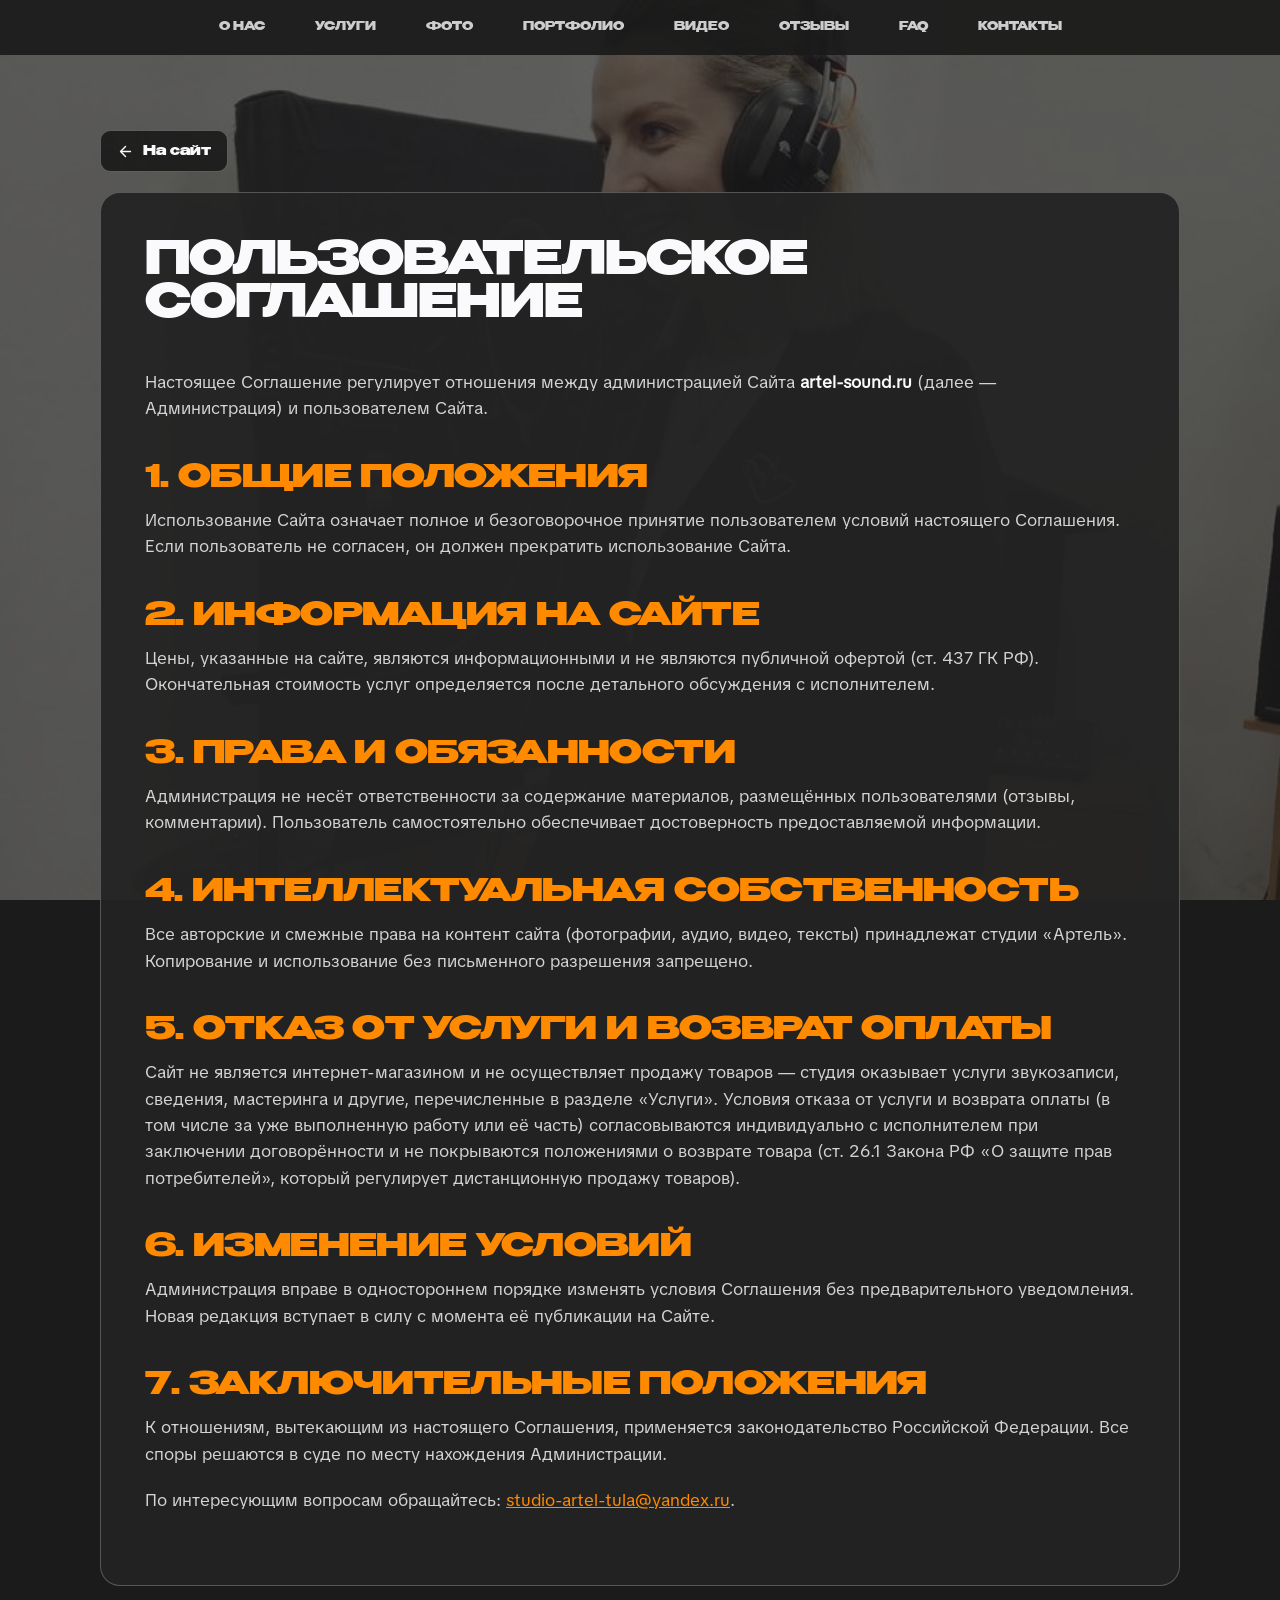
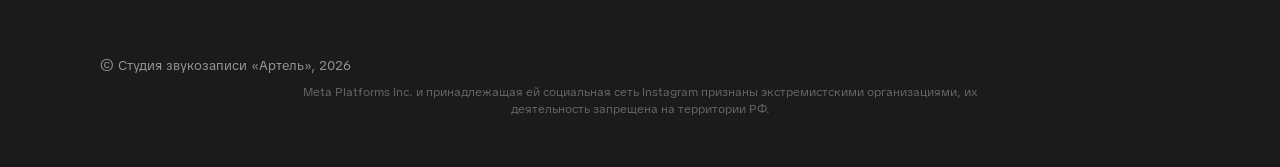
<file: terms.html>
<!DOCTYPE html>
<html lang="ru">
<head>
  <meta charset="UTF-8">
  <link rel="icon" type="image/png" href="favicon.png">
  <meta name="viewport" content="width=device-width, initial-scale=1.0">
  <title>Пользовательское соглашение | Студия «Артель»</title>
  <link rel="stylesheet" href="styles.css?v=20261027b">
</head>
<body class="legal-page terms-page">
<div class="site-bg-slider" aria-hidden="true"></div>
<div class="site-background-overlay" aria-hidden="true"></div>
<header class="header">
  <div class="header-gradient"></div>
  <div class="burger" aria-label="Открыть меню">☰</div>
  <nav>
    <a href="index.html#aboutme">О НАС</a>
    <a href="index.html#services">УСЛУГИ</a>
    <a href="index.html#photo">ФОТО</a>
    <a href="index.html#portfolio">ПОРТФОЛИО</a>
    <a href="index.html#video">ВИДЕО</a>
    <a href="index.html#reviews">ОТЗЫВЫ</a>
    <a href="index.html#faq">FAQ</a>
    <a href="index.html#contacts">КОНТАКТЫ</a>
  </nav>
</header>
<main class="legal-main">
  <a href="index.html" class="back-to-site">
    <svg viewBox="0 0 24 24" fill="none" aria-hidden="true"><path d="M19 12H5M5 12L12 19M5 12L12 5" stroke="currentColor" stroke-width="2" stroke-linecap="round" stroke-linejoin="round"/></svg>
    На сайт
  </a>
<div class="legal-content">
  <h1>Пользовательское соглашение</h1>
  <p>Настоящее Соглашение регулирует отношения между администрацией Сайта <strong>artel-sound.ru</strong> (далее — Администрация) и пользователем Сайта.</p>
  <h2>1. Общие положения</h2>
  <p>Использование Сайта означает полное и безоговорочное принятие пользователем условий настоящего Соглашения. Если пользователь не согласен, он должен прекратить использование Сайта.</p>
  <h2>2. Информация на Сайте</h2>
  <p>Цены, указанные на сайте, являются информационными и не являются публичной офертой (ст. 437 ГК РФ). Окончательная стоимость услуг определяется после детального обсуждения с исполнителем.</p>
  <h2>3. Права и обязанности</h2>
  <p>Администрация не несёт ответственности за содержание материалов, размещённых пользователями (отзывы, комментарии). Пользователь самостоятельно обеспечивает достоверность предоставляемой информации.</p>
  <h2>4. Интеллектуальная собственность</h2>
  <p>Все авторские и смежные права на контент сайта (фотографии, аудио, видео, тексты) принадлежат студии «Артель». Копирование и использование без письменного разрешения запрещено.</p>
  <h2>5. Отказ от услуги и возврат оплаты</h2>
  <p>Сайт не является интернет-магазином и не осуществляет продажу товаров — студия оказывает услуги звукозаписи, сведения, мастеринга и другие, перечисленные в разделе «Услуги». Условия отказа от услуги и возврата оплаты (в том числе за уже выполненную работу или её часть) согласовываются индивидуально с исполнителем при заключении договорённости и не покрываются положениями о возврате товара (ст. 26.1 Закона РФ «О защите прав потребителей», который регулирует дистанционную продажу товаров).</p>
  <h2>6. Изменение условий</h2>
  <p>Администрация вправе в одностороннем порядке изменять условия Соглашения без предварительного уведомления. Новая редакция вступает в силу с момента её публикации на Сайте.</p>
  <h2>7. Заключительные положения</h2>
  <p>К отношениям, вытекающим из настоящего Соглашения, применяется законодательство Российской Федерации. Все споры решаются в суде по месту нахождения Администрации.</p>
  <p>По интересующим вопросам обращайтесь: <a href="mailto:studio-artel-tula@yandex.ru">studio-artel-tula@yandex.ru</a>.</p>
</div>  </main>
  <footer class="legal-footer">© Студия звукозаписи «Артель», 2026<div class="music-footer-note" style="font-size:12px;opacity:.6;max-width:720px;margin:8px auto 0;line-height:1.4">Meta Platforms Inc. и принадлежащая ей социальная сеть Instagram признаны экстремистскими организациями, их деятельность запрещена на территории РФ.</div></footer>
<script>
const burger=document.querySelector('.burger');
const nav=document.querySelector('.header nav');
if(burger&&nav){
  burger.addEventListener('click',()=>nav.classList.toggle('active'));
  nav.querySelectorAll('a').forEach(link=>link.addEventListener('click',()=>nav.classList.remove('active')));
}
</script>
<script src="bg-slider.js" defer></script>
</body>
</html>
</file>
<file: styles.css>
*{margin:0;padding:0;box-sizing:border-box}
body{background:#1b1b1b;color:#fafafc;font-family:"TikTok",sans-serif;scroll-behavior:smooth}

@font-face{font-family:"Benzin";src:url("fonts/Benzin Extra Bold.woff") format("woff"),url("fonts/Benzin Extra Bold.ttf") format("truetype");font-weight:800;font-style:normal;font-display:swap}
@font-face{font-family:"TikTok";src:url("fonts/TikTokSans-Regular.woff") format("woff"),url("fonts/TikTokSans-Regular.ttf") format("truetype");font-display:swap}

.header{
position:fixed;
top:0;
width:100%;
z-index:1000;
padding:20px 8%;
display:flex;
justify-content:center;
align-items:center;
background:#1b1b1b;
}
.burger{
display:none;
font-size:28px;
cursor:pointer;
color:#fafafc;
}
.header nav{
display:flex;
gap:50px;
}
.header a{
font-family:"Benzin";
font-size:22px;
color:#fafafc;
text-decoration:none;
opacity:.8;
transition:.3s;
}
.header a:hover{opacity:1}

.header-gradient{
position:absolute;
top:0;left:0;
width:100%;height:120px;
background:linear-gradient(to bottom,rgba(27,27,27,.92),rgba(27,27,27,0));
z-index:-1;
}

.hero{height:100vh;position:relative;overflow:hidden}
.hero-bg{position:absolute;width:100%;height:100%;object-fit:cover}
.hero-overlay{position:absolute;width:100%;height:100%;background:none; z-index:1;}
.hero-content{position:absolute;top:30%;transform:translateY(-50%);left:8%;right:5%;z-index:2}
.hero h1{font-family:"Benzin";font-size:120px;line-height:.9}
.hero-sub{margin-top:20px;font-size:18px;opacity:.9}
.hero-bottom-gradient{
position:absolute;bottom:0;width:100%;height:220px;
background:linear-gradient(to bottom,rgba(27,27,27,0),#1b1b1b);
z-index:1;
}

.socials{margin-top:30px;display:flex;gap:14px}
.section-socials{margin-top:40px}
.small-socials{margin-top:15px}
.socials a{
width:40px;height:40px;background:#141414;border-radius:10px;
display:flex;align-items:center;justify-content:center;
transition:.3s;opacity:.8
}
.socials a:hover{opacity:1;transform:translateY(-3px)}
.socials img{width:20px}

.studio{padding:70px 8%}
.studio h2{font-family:"Benzin";font-size:72px;margin-bottom:10px}
.studio-sub{margin-top:10px;font-size:18px;opacity:.7}

.slider-wrapper{position:relative;margin-top:30px}
.slider{
display:flex;
gap:24px;
overflow-x:auto;
scroll-behavior:smooth;
-webkit-overflow-scrolling:touch;
}
.slider::-webkit-scrollbar{display:none}

.card{
flex:0 0 360px;
width:360px;
background:#252525;
border-radius:16px;
padding:30px;
border:1px solid rgba(0,0,0,.05);
transition:.3s;
display:flex;
flex-direction:column;
}
.card:hover{transform:translateY(-8px)}
.card h3{font-family:"Benzin";font-size:28px;margin-bottom:12px}
.card p{font-size:15px;opacity:.7;line-height:1.5}

.accordion__open{display:none}
.card.accordion.accordion-main{
  padding:0;
  overflow:hidden;
  cursor:pointer;
  border:1px solid rgba(0,0,0,.05);
}
.accordion_tab{
  display:flex;
  flex-direction:column;
  gap:14px;
  height:100%;
  padding:30px;
  background:#252525;
  border-radius:16px;
  transition:.3s;
}
.card.accordion.accordion-main:hover .accordion_tab{
  background:#2d2d2d;
}
.accordion_tab .accordion_number{
  font-family:"Benzin",sans-serif;
  font-size:40px;
  color:#ff8a00;
  line-height:1;
}
.accordion_tab .accordion_title{
  font-family:"Benzin",sans-serif;
  font-size:26px;
}
.accordion_tab .accordion_hint{
  margin-top:auto;
  font-size:13px;
  opacity:.6;
}
.accordion__wrapper{
  display:none;
  position:relative;
  width:100%;
  height:100%;
  padding:24px;
  box-sizing:border-box;
  background:#242424;
  border-radius:0 12px 12px 12px;
  cursor:pointer;
}
.accordion__open:checked ~ .accordion_tab{display:none}
.accordion__open:checked ~ .accordion__wrapper{
  display:flex;
  flex-direction:column;
  gap:16px;
}
.accordion_box{display:flex;flex-direction:column;gap:10px}
.accordion_patition{display:flex;align-items:center;gap:10px}
.accordion_patition .accordion_number{
  font-family:"Benzin",sans-serif;
  font-size:22px;
  color:#ff8a00;
}
.accordion_patition .accordion_title{
  font-family:"Benzin",sans-serif;
  font-size:22px;
}
.accordion_text{font-size:15px;line-height:1.5;opacity:.8}
.accordion__button{
  align-self:flex-start;
  margin-top:auto;
  padding:8px 18px;
  background:#141414;
  color:#fafafc;
  border-radius:8px;
  font-family:"Benzin",sans-serif;
  letter-spacing:1px;
  font-size:14px;
  cursor:pointer;
}
.accordion__button:hover{background:#ff8a00}

.media{
width:100%;
aspect-ratio:3/4;
background:#141414;
border-radius:12px;
margin-bottom:18px;
overflow:hidden;
position:relative;
transition: all .3s ease;
}
.media:hover {
  transform: translateY(-2px);
  box-shadow: 0 8px 24px rgba(0,0,0,.4);
}
.media video{
width:100%;
height:100%;
object-fit:cover;
display:block;
}
.video-player-overlay{
position:absolute;
top:0;left:0;
width:100%;height:100%;
display:flex;
align-items:center;
justify-content:center;
background:rgba(0,0,0,.3);
opacity:0;
transition: all .3s ease;
pointer-events:none;
backdrop-filter: blur(0px);
}
.media:hover .video-player-overlay{
opacity:1;
backdrop-filter: blur(2px);
}
.media.playing .video-player-overlay{
opacity:0;
pointer-events:none;
}
.media.playing.show-controls .video-player-overlay{
opacity:1;
backdrop-filter: blur(2px);
}
.video-play-btn{
width:70px;height:70px;
background:rgba(255,138,0,.95);
border:none;
border-radius:50%;
cursor:pointer;
display:flex;
align-items:center;
justify-content:center;
pointer-events:auto;
transition: all .4s cubic-bezier(0.34, 1.56, 0.64, 1);
position: relative;
box-shadow: 0 4px 20px rgba(255,138,0,.3);
}
.video-play-btn::before {
  content: '';
  position: absolute;
  width: 100%;
  height: 100%;
  border-radius: 50%;
  border: 2px solid #ff8a00;
  animation: pulse 2s ease-out infinite;
}
@keyframes pulse {
  0% {
    transform: scale(1);
    opacity: 1;
  }
  100% {
    transform: scale(1.5);
    opacity: 0;
  }
}
.video-play-btn:hover{
background:#ff8a00;
transform:scale(1.2);
box-shadow: 0 8px 30px rgba(255,138,0,.5);
}
.video-play-btn:active {
  transform: scale(1.05);
}
.video-play-btn svg{
width:32px;height:32px;
fill:#000;
transition: transform .3s ease;
}
.video-play-btn:hover svg {
  transform: scale(1.1);
}
.video-controls{
position:absolute;
bottom:0;left:0;
width:100%;
background:linear-gradient(to top,rgba(0,0,0,.9) 0%, rgba(0,0,0,.7) 50%, transparent 100%);
padding:30px 16px 14px;
opacity:0;
transition: all .4s ease;
pointer-events:none;
transform: translateY(10px);
}
.media:hover .video-controls,
.media.playing.show-controls .video-controls{
opacity:1;
pointer-events:auto;
transform: translateY(0);
}
.video-progress-container{
width:100%;
height:6px;
background:rgba(255,255,255,.15);
border-radius:3px;
cursor:pointer;
margin-bottom:12px;
position:relative;
transition: height .2s ease;
}
.video-progress-container:hover {
  height: 8px;
}
.video-progress-bar{
height:100%;
background:linear-gradient(90deg, #ff8a00, #ff8a00);
border-radius:3px;
width:0%;
position: relative;
box-shadow: 0 0 12px rgba(255,138,0,.4);
}
.video-progress-container:hover .video-progress-bar {
  box-shadow: 0 0 16px rgba(255,138,0,.6);
}
.video-progress-bar::after {
  content: '';
  position: absolute;
  right: 0;
  top: 50%;
  transform: translateY(-50%);
  width: 14px;
  height: 14px;
  background: #ff8a00;
  border-radius: 50%;
  opacity: 0;
  transition: opacity .2s ease;
  box-shadow: 0 0 10px rgba(255,138,0,.8);
}
.video-progress-container:hover .video-progress-bar::after {
  opacity: 1;
}
.video-volume-slider{
width:70px;
height:6px;
background:rgba(255,255,255,.15);
border-radius:3px;
cursor:pointer;
position:relative;
transition: height .2s ease;
}
.video-volume-slider:hover {
  height: 8px;
}
.video-volume-bar{
height:100%;
background:linear-gradient(90deg, #ff8a00, #ff8a00);
border-radius:3px;
width:100%;
box-shadow: 0 0 8px rgba(255,138,0,.3);
}
.video-volume-slider:hover .video-volume-bar {
  box-shadow: 0 0 12px rgba(255,138,0,.5);
}
@media (max-width:900px){
.video-play-btn{
width:60px;height:60px;
}
.video-play-btn svg{
width:28px;height:28px;
}
}

.arrow{
position:absolute;top:50%;
transform:translateY(-50%);
background:rgba(255,255,255,.1);
border:none;color:#fafafc;font-size:28px;
width:50px;height:50px;border-radius:50%;
cursor:pointer;backdrop-filter:blur(6px);
transition:.3s;z-index:5;
}
.arrow:hover{background:rgba(255,255,255,.25)}
.arrow.left{left:-25px}
.arrow.right{right:-25px}

#services .slider-wrapper .arrow{
background:rgba(0,0,0,.7);
color:#ff8a00;
border:2px solid rgba(255,138,0,.5);
}
#services .slider-wrapper .arrow:hover{
background:rgba(0,0,0,.9);
border-color:#ff8a00;
transform:translateY(-50%) scale(1.1);
}

.footer{
padding:80px 8%;
font-size:14px;
opacity:.6;
line-height:1.8;
}
.footer p{margin-bottom:16px}

@media (max-width: 900px){
  .header{
    justify-content:space-between; 
  }
  .card{
    flex:0 0 280px;
    width:280px;
  }
  .arrow{
    display:none;
  }
  .burger{
    display:block;
    position: relative;
    z-index: 1001;
    transition: all .3s ease;
  }
  .burger:hover {
    color: #ff8a00;
    transform: scale(1.1);
  }
  .header nav{
    position:fixed;
    top:0;
    left:-100%;
    width:80%;
    max-width: 320px;
    height:100vh;
    background: linear-gradient(135deg, #1a1a1a 0%, #0a0a0a 100%);
    flex-direction:column;
    align-items:flex-start;
    justify-content:center;
    gap:0;
    padding: 40px 30px;
    transition: left 0.4s cubic-bezier(0.4, 0, 0.2, 1);
    z-index:1000;
    box-shadow: 4px 0 24px rgba(0,0,0,.5);
    backdrop-filter: blur(10px);
  }
  .header nav::before {
    content: '';
    position: absolute;
    top: 0;
    left: 0;
    width: 100%;
    height: 100%;
    background: linear-gradient(180deg, rgba(255,138,0,.05) 0%, transparent 50%);
    pointer-events: none;
  }
  .header nav.active{
    left:0;
  }
  .header nav::after {
    content: '';
    position: fixed;
    top: 0;
    left: 0;
    width: 100vw;
    height: 100vh;
    background: rgba(0,0,0,.7);
    opacity: 0;
    pointer-events: none;
    transition: opacity .4s ease;
    z-index: -1;
  }
  .header nav.active::after {
    opacity: 1;
    pointer-events: auto;
  }
  .header a{
    font-size: 28px;
    width: 100%;
    padding: 16px 20px;
    border-radius: 12px;
    transition: all .3s ease;
    position: relative;
    overflow: hidden;
    margin-bottom: 8px;
    color: #fafafc;
    opacity: 1;
  }
  .header a::before {
    content: '';
    position: absolute;
    left: 0;
    top: 50%;
    transform: translateY(-50%);
    width: 4px;
    height: 0;
    background: #ff8a00;
    transition: height .3s ease;
    border-radius: 0 2px 2px 0;
  }
  .header a:hover {
    background: rgba(255,138,0,.1);
    transform: translateX(8px);
    color: #ff8a00;
  }
  .header a:hover::before {
    height: 60%;
  }
  .header a:active {
    transform: translateX(4px) scale(0.98);
  }

  
  .hero {
    min-height: 100vh;
    height: auto;
  }
  .hero-content {
    position: absolute;
    top: auto;
    bottom: 10%;
    left: 5%;
    right: 5%;
    transform: none;
    width: auto;
    z-index: 3;
  }
  .hero h1 {
    font-size: 42px;
    line-height: 1.1;
  }
  .hero-sub {
    font-size: 13px;
  }
  .hero-bg {
    object-position: 45% 30%;
    object-fit: contain;
    transform: scale(1.9) translateX(-22%);
  }
  .hero-description p {
    font-size: 11px;
  }
  .hero-buttons {
    margin-top: 20px;
    margin-bottom: 10px;
  }
  .hero-bottom-gradient {
    height: 400px;
    background: linear-gradient(to bottom, rgba(27,27,27,0) 0%, rgba(247,247,247,0.6) 40%, #1b1b1b 100%);
  }
  .hero-overlay {
    background: none;
  }
  
  .studio {
    padding: 50px 5%;
  }
  .studio h2 {
    font-size: 36px;
  }
  .studio-sub {
    font-size: 14px;
  }
  
  .portfolio-grid {
    flex-direction: column;
    gap: 40px;
  }
  .audio-col, .covers-col {
    flex: 0 0 100%;
  }
  .covers-slider-wrapper,
  .covers-slider {
    height: auto;
    aspect-ratio: 1 / 1;
  }
  
  .covers-slider-wrapper .arrow {
    display: flex !important;
    width: 36px;
    height: 36px;
    font-size: 20px;
    background: rgba(0,0,0,0.6);
  }
}

.video-examples-section .card {
  flex: 0 0 600px;
  width: 600px;
}
.video-examples-section .media {
  aspect-ratio: 16 / 9;
}
.video-examples-section .media video {
  width: 100%;
  height: 100%;
  object-fit: cover;
}
@media (max-width: 1200px) {
  .video-examples-section .card {
    flex: 0 0 480px;
    width: 480px;
  }
}
@media (max-width: 900px) {
  .video-examples-section .card {
    flex: 0 0 280px;
    width: 280px;
  }
  .video-examples-section .media {
    aspect-ratio: 16 / 9;
  }
}

.video-subheading {
  font-family: "Benzin", sans-serif;
  font-size: 36px;
  margin: 40px 0 10px 0;
  color: #fafafc;
  opacity: 0.9;
}
@media (max-width: 900px) {
  .video-subheading {
    font-size: 28px;
  }
}

.portfolio-grid {
  display: flex;
  gap: 5%;
  align-items: stretch;
  margin-top: 30px;
}
.audio-col {
  flex: 0 0 40%;
  display: flex;
  flex-direction: column;
}
.covers-col {
  flex: 0 0 55%;
  display: flex;
  flex-direction: column;
}
.covers-slider-wrapper {
  position: relative;
  width: 100%;
  height: 100%;
}
.covers-slider {
  overflow: hidden;
  width: 100%;
  height: 100%;
  background: #141414;
  border-radius: 24px;
}
.covers-track {
  display: flex;
  width: 100%;
  height: 100%;
  transition: transform 0.3s ease-in-out;
}
.cover-item {
  flex: 0 0 100%;
  width: 100%;
  height: 100%;
}
.cover-item img {
  width: 100%;
  height: 100%;
  object-fit: cover;
  display: block;
  cursor: pointer;
  transition: transform 0.3s ease;
}
.cover-item img:hover {
  transform: scale(1.05);
}
.covers-slider-wrapper .arrow {
  position: absolute;
  top: 50%;
  transform: translateY(-50%);
  background: rgba(0,0,0,0.6);
  width: 40px;
  height: 40px;
  font-size: 24px;
  z-index: 10;
  border-radius: 50%;
  backdrop-filter: blur(4px);
  cursor: pointer;
  display: flex;
  align-items: center;
  justify-content: center;
}
.covers-slider-wrapper .arrow.left {
  left: 10px;
}
.covers-slider-wrapper .arrow.right {
  right: 10px;
}
.covers-slider-wrapper .arrow:hover {
  background: rgba(0,0,0,0.9);
}

.yandex-player-wrapper {
  width: 100%;
  max-width: 614px;
  aspect-ratio: 614 / 556;
  margin: 0 auto;
  border-radius: 16px;
  overflow: hidden;
  background: #141414;
}

.yandex-player-wrapper iframe {
  width: 100%;
  height: 100%;
  border: none;
  display: block;
}

@media (max-width: 900px) {
  .portfolio-grid {
    flex-direction: column;
    gap: 30px;
  }
  .audio-col,
  .covers-col {
    flex: 0 0 auto;
    width: 100%;
  }
  .covers-col {
    height: 320px;
  }
}
@media (max-width: 600px) {
  .covers-col {
    height: 220px;
  }
}

.price {
  margin-top: 16px;
  padding-top: 12px;
  border-top: 1px solid rgba(0,0,0,.1);
  font-family: "Benzin", sans-serif;
  font-size: 22px;
  color: #ff8a00;
}

.hero-description {
  margin-top: 30px;
  max-width: 500px;
}
.hero-description p {
  font-size: 15px;
  line-height: 1.5;
  opacity: 0.75;
  margin-bottom: 12px;
  font-family: "TikTok", sans-serif;
}
@media (max-width: 900px) {
  .hero-description {
    max-width: 100%;
  }
  .hero-description p {
    font-size: 12px;
  }
}

.order-btn {
  display: inline-flex;
  align-items: center;
  justify-content: center;
  height: 40px;
  padding: 0 50px;
  background: #141414;
  color: #ff8a00;
  font-family: "Benzin", sans-serif;
  font-size: 20px;
  font-weight: bold;
  text-decoration: none;
  border-radius: 10px;
  transition: 0.3s;
  letter-spacing: 1px;
}
.order-btn:hover {
  background: #ff8a00;
  transform: translateY(-3px);
}

.fade-up {
  opacity: 0;
  transform: translateY(50px);
  transition: opacity 0.8s cubic-bezier(0.2, 0.9, 0.4, 1), transform 0.8s cubic-bezier(0.2, 0.9, 0.4, 1);
}
.fade-up.appear {
  opacity: 1;
  transform: translateY(0);
}

.card {
  opacity: 0;
  transform: translateY(30px) scale(0.95);
  transition: opacity 0.6s ease, transform 0.6s ease;
}
.card.appear {
  opacity: 1;
  transform: translateY(0) scale(1);
}

.studio h2 {
  opacity: 0;
  transform: translateX(-30px);
  transition: opacity 0.7s ease, transform 0.7s ease;
}
.studio h2.appear {
  opacity: 1;
  transform: translateX(0);
}

.studio-sub, .video-subheading {
  opacity: 0;
  transform: translateX(30px);
  transition: opacity 0.7s ease 0.2s, transform 0.7s ease 0.2s;
}
.studio-sub.appear, .video-subheading.appear {
  opacity: 1;
  transform: translateX(0);
}

.socials a {
  opacity: 0;
  transform: translateY(20px) rotate(-10deg);
  transition: opacity 0.5s ease, transform 0.5s ease;
}
.socials a.appear {
  opacity: 0.8;
  transform: translateY(0) rotate(0deg);
}
.socials a.appear:hover {
  opacity: 1;
}

.socials a:nth-child(1) { transition-delay: 0.1s; }
.socials a:nth-child(2) { transition-delay: 0.2s; }
.socials a:nth-child(3) { transition-delay: 0.3s; }
.socials a:nth-child(4) { transition-delay: 0.4s; }
.socials a:nth-child(5) { transition-delay: 0.5s; }
.socials a:nth-child(6) { transition-delay: 0.6s; }

.hero-content {
  opacity: 0;
  transform: translateY(40px);
  transition: opacity 1s ease 0.3s, transform 1s ease 0.3s;
}
.hero-content.appear {
  opacity: 1;
  transform: translateY(0);
}

.slider-wrapper {
  opacity: 0;
  transform: scale(0.95);
  transition: opacity 0.8s ease 0.3s, transform 0.8s ease 0.3s;
}
.slider-wrapper.appear {
  opacity: 1;
  transform: scale(1);
}

.portfolio-grid {
  opacity: 0;
  transform: translateY(40px);
  transition: opacity 0.8s ease 0.2s, transform 0.8s ease 0.2s;
}
.portfolio-grid.appear {
  opacity: 1;
  transform: translateY(0);
}

.footer {
  opacity: 0;
  transform: translateY(30px);
  transition: opacity 0.8s ease, transform 0.8s ease;
}
.footer.appear {
  opacity: 1;
  transform: translateY(0);
}

.cookie-banner {
  position: fixed;
  bottom: 20px;
  left: 50%;
  transform: translateX(-50%);
  width: 90%;
  max-width: 500px;
  background: #141414;
  color: #fafafc;
  padding: 16px 20px;
  border-radius: 16px;
  display: flex;
  flex-wrap: wrap;
  align-items: center;
  justify-content: space-between;
  gap: 12px;
  z-index: 10000;
  box-shadow: 0 10px 30px rgba(0,0,0,0.3);
  backdrop-filter: blur(8px);
  border: 1px solid rgba(255,138,0,0.3);
}
.cookie-banner p {
  font-size: 13px;
  margin: 0;
  flex: 1;
  line-height: 1.4;
}
.cookie-banner button {
  background: #ff8a00;
  border: none;
  padding: 8px 20px;
  border-radius: 40px;
  font-family: "Benzin", sans-serif;
  font-size: 16px;
  font-weight: bold;
  cursor: pointer;
  transition: 0.2s;
  white-space: nowrap;
}
.cookie-banner button:hover {
  background: #ff9f2e;
  transform: scale(1.02);
}
@media (max-width: 600px) {
  .cookie-banner {
    width: 95%;
    flex-direction: column;
    text-align: center;
  }
}

.services-grid {
  display: grid;
  grid-template-columns: repeat(4, 1fr);
  gap: 24px;
  margin-top: 30px;
}
.services-grid .card {
  flex: 0 0 auto;
  width: 100%;
}
@media (max-width: 1200px) {
  .services-grid {
    grid-template-columns: repeat(3, 1fr);
  }
}
@media (max-width: 900px) {
  .services-grid {
    grid-template-columns: repeat(2, 1fr);
    gap: 16px;
  }
}
@media (max-width: 600px) {
  .services-grid {
    grid-template-columns: 1fr;
    gap: 12px;
  }
}

.video-grid {
  display: grid;
  grid-template-columns: repeat(3, 1fr);
  gap: 24px;
  margin-top: 30px;
}
.video-grid .card {
  flex: 0 0 auto;
  width: 100%;
}
.video-grid .media {
  aspect-ratio: 16/9;
  border-radius: 12px;
  overflow: hidden;
  background: #141414;
  margin-bottom: 18px;
}
.video-grid .media iframe {
  width: 100%;
  height: 100%;
  border: 0;
  display: block;
}
@media (max-width: 1200px) {
  .video-grid {
    grid-template-columns: repeat(2, 1fr);
    gap: 20px;
  }
}
@media (max-width: 900px) {
  .video-grid {
    grid-template-columns: repeat(2, 1fr);
    gap: 16px;
  }
}
@media (max-width: 600px) {
  .video-grid {
    grid-template-columns: 1fr;
    gap: 12px;
  }
}

.photo-grid {
  display: flex;
  overflow-x: auto;
  overflow-y: hidden;
  gap: 1rem;
  margin-top: 30px;
  height: 26rem;
  -webkit-overflow-scrolling: touch;
  cursor: grab;
  scrollbar-width: thin;
}
.photo-grid.dragging {
  cursor: grabbing;
}
.photo-grid::-webkit-scrollbar {
  height: 8px;
}
.photo-grid::-webkit-scrollbar-thumb {
  background: rgba(0,0,0,0.2);
  border-radius: 4px;
}
.gallery-item {
  flex: 1;
  min-width: 70px;
  height: 100%;
  border-radius: 1rem;
  overflow: hidden;
  cursor: pointer;
  background: #252525;
  box-shadow: 0 4px 16px rgba(0,0,0,0.08);
  transition: flex .4s ease;
  will-change: flex;
}
@media (hover: hover) and (pointer: fine) {
  .gallery-item:hover {
    flex: 5;
  }
}
.gallery-item img {
  display: block;
  height: 100%;
  width: 100%;
  object-fit: cover;
  pointer-events: none;
  user-select: none;
}
@media (max-width: 900px) {
  .photo-grid {
    height: 20rem;
    gap: 12px;
  }
  .gallery-item {
    border-radius: 10px;
  }
}
@media (max-width: 600px) {
  .photo-grid {
    height: 16rem;
    gap: 8px;
  }
  .gallery-item {
    border-radius: 8px;
  }
}

.reviews-sources {
  display: grid;
  grid-template-columns: repeat(2, minmax(0, 1fr));
  gap: 24px;
  margin-top: 30px;
  align-items: start;
}
.review-source {
  background: #252525;
  border: 1px solid rgba(0,0,0,.05);
  border-radius: 16px;
  padding: 24px;
  min-width: 0;
}
.review-source-link {
  flex-shrink: 0;
  padding: 10px 14px;
  border-radius: 10px;
  background: #1b1b1b;
  color: #fafafc;
  text-decoration: none;
  font-family: "Benzin";
  letter-spacing: .5px;
  transition: .3s ease;
}
.review-source-link:hover { background: #ff8a00; color: #fafafc; transform: translateY(-2px); }
@media (max-width: 1000px) { .reviews-sources { grid-template-columns: 1fr; } }
@media (max-width: 600px) {
  .review-source { padding: 16px; border-radius: 12px; }
  .review-source-link { width: 100%; text-align: center; }
}

.faq-container {
  display: grid;
  grid-template-columns: 1fr 1fr;
  gap: 16px;
  width: 100%;
}
.faq-item {
  background: #252525;
  border-radius: 16px;
  overflow: hidden;
  border: 1px solid rgba(0,0,0,.05);
  transition: all .3s ease;
}
.faq-item:hover {
  border-color: rgba(255,138,0,.3);
}
.faq-question {
  display: flex;
  justify-content: space-between;
  align-items: center;
  padding: 24px 30px;
  cursor: pointer;
  font-family: "Benzin", sans-serif;
  font-size: 24px;
  color: #fafafc;
  transition: background .3s ease;
  user-select: none;
}
.faq-question:hover {
  background: rgba(255,138,0,.05);
}
.faq-icon {
  font-size: 28px;
  font-weight: bold;
  transition: transform .3s ease;
  color: #ff8a00;
  flex-shrink: 0;
  margin-left: 20px;
}
.faq-item.active .faq-icon {
  transform: rotate(45deg);
}
.faq-answer {
  max-height: 0;
  overflow: hidden;
  transition: max-height .4s ease, padding .4s ease;
  padding: 0 30px;
  background: #1b1b1b;
}
.faq-answer p {
  opacity: 0.8;
  line-height: 1.6;
  margin: 0;
  padding-bottom: 24px;
}
.faq-item.active .faq-answer {
  max-height: 400px;
  padding: 0 30px;
}
@media (max-width: 900px) {
  .faq-container {
    grid-template-columns: 1fr;
  }
  .faq-question {
    font-size: 20px;
    padding: 18px 20px;
  }
  .faq-answer {
    padding: 0 20px;
  }
  .faq-item.active .faq-answer {
    padding: 0 20px;
  }
}

.map-container {
  width: 100%;
  aspect-ratio: 32 / 9;
  overflow: hidden;
  border-radius: 16px;
  margin-top: 30px;
  background: #252525;
  box-shadow: 0 4px 20px rgba(0,0,0,0.08);
}
.map-container iframe {
  display: block;
  width: 100%;
  height: 100%;
  border: 0;
}
@media (max-width: 900px) {
  .review-source-simple {
    flex-direction: column;
    align-items: flex-start;
    justify-content: space-between;
  }

  .map-container {
    border-radius: 12px;
    margin-top: 20px;
    aspect-ratio: 32 / 9;
  }
}

.photo-modal {
  display: none;
  position: fixed;
  top: 0;
  left: 0;
  width: 100%;
  height: 100%;
  background: rgba(0, 0, 0, 0.92);
  z-index: 10000;
  align-items: center;
  justify-content: center;
}
.photo-modal.active {
  display: flex;
}
.photo-modal-close {
  position: absolute;
  top: 20px;
  right: 30px;
  background: transparent;
  border: none;
  color: #fafafc;
  font-size: 40px;
  line-height: 1;
  cursor: pointer;
  z-index: 10002;
  transition: transform 0.2s ease, color 0.3s ease;
}
.photo-modal-close:hover {
  color: #ff8a00;
  transform: scale(1.1);
}
.photo-modal-content {
  max-width: 90vw;
  max-height: 90vh;
  display: flex;
  align-items: center;
  justify-content: center;
}
.photo-modal-content img {
  max-width: 90vw;
  max-height: 90vh;
  border-radius: 12px;
  box-shadow: 0 10px 40px rgba(0, 0, 0, 0.5);
  object-fit: contain;
}
@media (max-width: 600px) {
  .photo-modal-close {
    top: 12px;
    right: 16px;
    font-size: 32px;
  }
}

.photo-modal-nav {
  position: absolute;
  top: 0;
  left: 0;
  width: 100%;
  height: 100%;
  pointer-events: none;
  z-index: 10001;
}
.photo-modal-prev,
.photo-modal-next {
  position: absolute;
  top: 50%;
  transform: translateY(-50%);
  background: rgba(0, 0, 0, 0.6);
  border: none;
  color: #fafafc;
  font-size: 40px;
  width: 60px;
  height: 60px;
  border-radius: 50%;
  cursor: pointer;
  pointer-events: auto;
  transition: background 0.3s ease, transform 0.2s ease;
  backdrop-filter: blur(4px);
  display: none;
}
.photo-modal-prev {
  left: 20px;
}
.photo-modal-next {
  right: 20px;
}
.photo-modal-prev:hover,
.photo-modal-next:hover {
  background: rgba(255, 138, 0, 0.8);
  transform: translateY(-50%) scale(1.05);
}
@media (max-width: 900px) {
  .photo-modal-prev,
  .photo-modal-next {
    width: 40px;
    height: 40px;
    font-size: 24px;
  }
  .photo-modal-prev {
    left: 10px;
  }
  .photo-modal-next {
    right: 10px;
  }
}

:root{
  --bg:#1b1b1b;
  --surface:#242424;
  --surface-2:#252525;
  --text:#fafafc;
  --accent:#ff8a00;
}

html, body{background:var(--bg);color:var(--text)}
body{font-family:"TikTok",sans-serif}

.header{background:var(--bg)}
.header-gradient{background:linear-gradient(to bottom,rgba(27,27,27,.96),rgba(27,27,27,0))}
.header a,.burger{color:var(--text)}h1,h2,h3,h4,h5,h6,.studio h2,.video-subheading,.card h3,.accordion_title,.accordion_number,.accordion__buttonText,.price,.faq-question,.review-source-link,.order-btn,.cookie-banner button{
  font-family:"Benzin",sans-serif;
  text-transform:uppercase;
}.hero h1,.studio h2,.video-subheading,.card h3,.faq-question{color:var(--text)}.studio-sub,.hero-sub,.hero-description p,.card p,.accordion_text,.footer,.faq-answer p{color:var(--text)}

.card,
.accordion_tab,
.review-source,
.faq-item{background:var(--surface-2);color:var(--text);border-color:rgba(250,250,252,.10)}

.card:hover .accordion_tab{background:#2d2d2d}
.accordion__wrapper{background:var(--surface);color:var(--text)}
.accordion__button{background:var(--accent);color:#1b1b1b}
.accordion__button:hover{background:#ff9f2e}
.price{border-top-color:rgba(250,250,252,.14);color:var(--accent)}

.order-btn{background:var(--accent);color:#1b1b1b}
.order-btn:hover{background:#ff9f2e}

.socials a{background:#141414;border:1px solid rgba(250,250,252,.10)}

.arrow{color:var(--text)}
#services .slider-wrapper .arrow{background:rgba(20,20,20,.90);color:var(--accent);border-color:rgba(255,138,0,.55)}
#services .slider-wrapper .arrow:hover{background:#141414;border-color:var(--accent)}

.video-play-btn{background:rgba(255,138,0,.95)}
.video-play-btn:hover{background:var(--accent)}

.photo-grid::-webkit-scrollbar-thumb{background:rgba(250,250,252,.22)}
.gallery-item{background:#141414;box-shadow:0 4px 16px rgba(0,0,0,.35)}

.review-source-link{background:#141414;color:var(--text)}
.review-source-link:hover{background:var(--accent);color:#1b1b1b}

.faq-question{color:var(--text)}
.faq-answer{background:#202020;color:var(--text)}

.map-container{background:#141414;box-shadow:0 4px 20px rgba(0,0,0,.35)}
.covers-slider,.yandex-player-wrapper,.video-grid .media{background:#141414}

.cookie-banner{background:#141414;color:var(--text)}
.cookie-banner button{background:var(--accent);color:#1b1b1b}
.cookie-banner button:hover{background:#ff9f2e}

.photo-modal{background:rgba(0,0,0,.94)}
.photo-modal-close:hover{color:var(--accent)}

@media (max-width:900px){
  .header nav{background:linear-gradient(135deg,#141414 0%,#0d0d0d 100%)}
  .header a{color:var(--text)}
  .hero-bottom-gradient{background:linear-gradient(to bottom,rgba(27,27,27,0) 0%,rgba(27,27,27,.65) 40%,#1b1b1b 100%)}
}

.hero-content {
  position: absolute;
  inset: 0;
  z-index: 3;
  pointer-events: none;
}

.hero-info-panel {
  position: absolute;
  left: 8%;
  bottom: 12%;
  width: min(43%, 620px);
  text-align: left;
  pointer-events: auto;
}

.hero-info-panel .hero-sub {
  margin: 0 0 18px;
  font-size: clamp(14px, 1.1vw, 18px);
  line-height: 1.35;
  opacity: .92;
}

.hero-info-panel .hero-buttons {
  margin: 0 0 18px;
}

.hero-info-panel .socials {
  margin: 0;
  justify-content: flex-start;
  flex-wrap: wrap;
}

.hero-info-panel .hero-description {
  margin: 0;
  max-width: 600px;
}

.hero-info-panel .hero-description p {
  margin: 0 0 10px;
  font-size: clamp(12px, .9vw, 15px);
  line-height: 1.45;
  opacity: .82;
}

.hero-video-gallery {
  position: absolute;
  top: 20%;
  right: 5%;
  width: min(47%, 720px);
  height: min(70vh, 690px);
  display: flex;
  align-items: center;
  pointer-events: auto;
}

.hero-video-track {
  display: flex;
  gap: 16px;
  width: 100%;
  height: 100%;
  overflow-x: auto;
  scroll-snap-type: x mandatory;
  scroll-behavior: smooth;
  scrollbar-width: none;
  padding: 4px;
}

.hero-video-track::-webkit-scrollbar {
  display: none;
}

.hero-video-item {
  position: relative;
  flex: 0 0 clamp(170px, 15vw, 235px);
  height: 100%;
  overflow: hidden;
  border-radius: 16px;
  background: #141414;
  border: 1px solid rgba(250,250,252,.12);
  box-shadow: 0 12px 36px rgba(0,0,0,.32);
  scroll-snap-align: start;
  transition: transform .3s ease, border-color .3s ease, box-shadow .3s ease;
}

.hero-video-item:hover {
  transform: translateY(-4px);
  border-color: rgba(255,138,0,.65);
  box-shadow: 0 18px 44px rgba(0,0,0,.42);
}

.hero-video {
  width: 100%;
  height: 100%;
  display: block;
  object-fit: cover;
  cursor: pointer;
  background: #141414;
}

.hero-video-fullscreen {
  position: absolute;
  right: 12px;
  bottom: 12px;
  width: 38px;
  height: 38px;
  border: 1px solid rgba(250,250,252,.24);
  border-radius: 50%;
  background: rgba(27,27,27,.72);
  color: #fafafc;
  font-size: 20px;
  line-height: 1;
  cursor: pointer;
  backdrop-filter: blur(8px);
  transition: .25s ease;
}

.hero-video-fullscreen:hover {
  background: #ff8a00;
  color: #1b1b1b;
  border-color: #ff8a00;
  transform: scale(1.08);
}

.hero-video-arrow {
  position: absolute;
  z-index: 2;
  top: 50%;
  transform: translateY(-50%);
  width: 42px;
  height: 42px;
  border: 1px solid rgba(250,250,252,.2);
  border-radius: 50%;
  background: rgba(27,27,27,.72);
  color: #fafafc;
  font-size: 30px;
  line-height: 1;
  cursor: pointer;
  backdrop-filter: blur(8px);
  transition: .25s ease;
}

.hero-video-arrow:hover {
  background: #ff8a00;
  color: #1b1b1b;
  border-color: #ff8a00;
}

.hero-video-arrow-prev { left: -20px; }
.hero-video-arrow-next { right: -20px; }

.hero-video-item:fullscreen {
  width: min(90vw, 520px);
  height: min(92vh, 920px);
  border-radius: 0;
  border: 0;
  background: #000;
}

.hero-video-item:fullscreen .hero-video {
  object-fit: contain;
}

.hero-video-item:-webkit-full-screen {
  width: min(90vw, 520px);
  height: min(92vh, 920px);
  border-radius: 0;
  border: 0;
  background: #000;
}

.hero-video-item:-webkit-full-screen .hero-video {
  object-fit: contain;
}

@media (max-width: 1100px) {
  .hero-info-panel {
    left: 6%;
    width: 43%;
  }

  .hero-video-gallery {
    right: 4%;
    width: 49%;
  }
}

@media (max-width: 900px) {
  .hero {
    min-height: 100svh;
    height: auto;
  }

  .hero-content {
    position: absolute;
    inset: 0;
  }

  .hero-info-panel {
    left: 5%;
    right: 5%;
    bottom: 6%;
    width: auto;
    max-width: none;
  }

  .hero-info-panel .hero-description {
    max-width: 700px;
  }

  .hero-video-gallery {
    top: 12%;
    right: 5%;
    width: 90%;
    height: 47vh;
  }

  .hero-video-item {
    flex-basis: 31vw;
  }

  .hero-video-arrow-prev { left: 6px; }
  .hero-video-arrow-next { right: 6px; }
}

@media (max-width: 600px) {
  .hero-video-gallery {
    top: 11%;
    height: 42vh;
  }

  .hero-video-item {
    flex-basis: 44vw;
    border-radius: 12px;
  }

  .hero-info-panel {
    bottom: 4%;
  }

  .hero-info-panel .hero-sub {
    font-size: 13px;
    margin-bottom: 10px;
  }

  .hero-info-panel .hero-description p {
    font-size: 10.5px;
    line-height: 1.35;
  }

  .hero-info-panel .socials {
    gap: 8px;
  }

  .hero-info-panel .socials a {
    width: 34px;
    height: 34px;
  }

  .hero-info-panel .socials a.order-btn {
    width: auto;
    padding: 0 15px;
  }
}

html, body {
  background: #1b1b1b;
}
body {
  position: relative;
}
.site-background-video {
  position: fixed;
  inset: 50% auto auto 50%;
  width: 100vw;
  height: 100vh;
  min-width: 100vw;
  min-height: 100vh;
  transform: translate(-50%, -50%);
  object-fit: cover;
  object-position: 50% 50%;
  z-index: 0;
  pointer-events: none;
  background: #1b1b1b;
}
.site-background-overlay {
  position: fixed;
  inset: 0;
  background: rgba(27,27,27,.52);
  z-index: 1;
  pointer-events: none;
}

body > .header,
body > section,
body > footer {
  position: relative;
  z-index: 2;
}
body > .header { z-index: 1000; }

.header a {
  font-size: 11px;
}
@media (max-width: 900px) {
  .header a {
    font-size: 14px;
  }
}

.hero {
  min-height: 100vh;
  height: 100svh;
  background: transparent;
}
.hero-bg {
  display: none !important;
}
.hero-overlay {
  background: linear-gradient(90deg, rgba(27,27,27,.18), rgba(27,27,27,.06) 55%, rgba(27,27,27,.22));
}
.hero-logo {
  position: absolute;
  left: 3%;
  top: 4%;
  width: min(57vw, 980px);
  height: 88vh;
  object-fit: contain;
  object-position: left center;
  z-index: 2;
  pointer-events: none;
  user-select: none;
}
.hero-content {
  position: absolute;
  inset: 0;
  z-index: 4;
  pointer-events: none;
  opacity: 1;
  transform: none;
}
.hero-info-panel {
  left: 8%;
  right: auto;
  bottom: 6%;
  width: auto;
  pointer-events: auto;
}
.hero-info-panel .hero-buttons {
  margin: 0;
}
.hero-info-panel .socials {
  margin: 0;
  gap: 14px;
}

.socials a,
.socials a:hover {
  width: 40px;
  height: 40px;
  padding: 0;
  background: transparent;
  border: 0;
  border-radius: 0;
  box-shadow: none;
}
.socials a:hover {
  transform: translateY(-3px) scale(1.06);
}
.socials img {
  width: 20px;
  height: 20px;
  object-fit: contain;
  display: block;
}
.hero-info-panel .socials a {
  background: transparent;
}

.hero-info-panel .hero-sub,
.hero-info-panel .hero-description {
  display: none !important;
}

.hero-video-gallery {
  top: 16%;
  right: 3.5%;
  width: min(42vw, 720px);
  height: min(72vh, 700px);
  z-index: 5;
}
.hero-video-track {
  gap: 14px;
  padding: 0;
  overflow-x: auto;
  overscroll-behavior-x: contain;
  scroll-snap-type: none;
  cursor: grab;
  touch-action: pan-y;
}
.hero-video-track:active {
  cursor: grabbing;
}
.hero-video-item {
  flex: 0 0 clamp(132px, 10.5vw, 178px);
  width: clamp(132px, 10.5vw, 178px);
  height: 100%;
  border: 0 !important;
  border-radius: 12px;
  box-shadow: none !important;
  background: #141414;
  transition: transform .28s ease, opacity .28s ease;
}
.hero-video-item:hover {
  transform: translateY(-4px);
  border: 0 !important;
  box-shadow: none !important;
}
.hero-video {
  border-radius: 12px;
}
.hero-video-fullscreen {
  right: 8px;
  bottom: 8px;
  width: 32px;
  height: 32px;
  border: 0;
  background: rgba(27,27,27,.58);
  font-size: 17px;
}
.hero-video-fullscreen:hover {
  border: 0;
}
.hero-video-arrow {
  width: 38px;
  height: 38px;
  font-size: 26px;
  border: 0;
  background: rgba(27,27,27,.62);
}
.hero-video-arrow:hover {
  border: 0;
}
.hero-video-arrow-prev { left: -14px; }
.hero-video-arrow-next { right: -14px; }

.services-cards {
  overflow-x: auto;
  padding: 10px 8px 18px;
  gap: 24px;
}
.services-cards .service-card {
  position: relative;
  flex: 0 0 280px;
  width: 280px;
  min-height: 320px;
  height: 320px;
  padding: 0;
  border: 0 !important;
  border-radius: 12px;
  background: transparent !important;
  overflow: hidden;
  isolation: isolate;
  opacity: 1;
  transform: none;
}
.services-cards .service-card::before {
  content: "";
  position: absolute;
  inset: -55%;
  z-index: -2;
  background: conic-gradient(
    from 0deg,
    transparent 0deg,
    transparent 285deg,
    #ff8a00 320deg,
    #ff8a00 350deg,
    transparent 360deg
  );
  animation: serviceCardBorder 4.5s linear infinite;
}
.services-cards .service-card::after {
  content: "";
  position: absolute;
  inset: 6px;
  z-index: -1;
  border-radius: 8px;
  background: #252525;
}
@keyframes serviceCardBorder {
  to { transform: rotate(360deg); }
}
.services-cards .service-card:hover {
  transform: translateY(-6px);
}
.services-cards .service-card-content {
  position: relative;
  z-index: 2;
  height: 100%;
  padding: 28px 24px;
  display: flex;
  flex-direction: column;
  justify-content: flex-start;
}
.services-cards .service-number {
  font-family: "Benzin", sans-serif;
  font-size: 42px;
  line-height: 1;
  color: #ff8a00;
  margin-bottom: 22px;
}
.services-cards .service-card h3 {
  font-family: "Benzin", sans-serif;
  font-size: 22px;
  line-height: 1.08;
  margin: 0 0 16px;
  color: #fafafc;
}
.services-cards .service-card p {
  font-family: "TikTok", sans-serif;
  font-size: 14px;
  line-height: 1.45;
  color: #fafafc;
  opacity: .72;
  margin: 0;
}
.services-cards .service-card .price {
  margin-top: auto;
  padding-top: 14px;
  border-top: 1px solid rgba(255,138,0,.22);
  font-family: "Benzin", sans-serif;
  font-size: 13px;
  color: #ff8a00;
}
.services-cards .service-card .accordion__open,
.services-cards .service-card .accordion_tab,
.services-cards .service-card .accordion__wrapper,
.services-cards .service-card .accordion__button {
  display: none !important;
}

#services .slider-wrapper .arrow {
  background: rgba(27,27,27,.72);
  color: #ff8a00;
  border: 1px solid rgba(255,138,0,.55);
}
#services .slider-wrapper .arrow:hover {
  background: #ff8a00;
  color: #1b1b1b;
  border-color: #ff8a00;
}

.section-socials {
  margin-top: 28px;
}
.section-socials a {
  background: transparent !important;
}

.order-btn {
  display: none !important;
}

@media (max-width: 1100px) {
  .hero-logo {
    width: 54vw;
    left: 2%;
  }
  .hero-video-gallery {
    right: 3%;
    width: 44vw;
  }
}
@media (max-width: 900px) {
  .hero {
    min-height: 100svh;
    height: 100svh;
  }
  .hero-logo {
    left: 4%;
    top: 7%;
    width: 86vw;
    height: 48vh;
    object-position: center;
  }
  .hero-video-gallery {
    top: 44%;
    left: 5%;
    right: 5%;
    width: 90%;
    height: 43vh;
  }
  .hero-video-item {
    flex-basis: 28vw;
    width: 28vw;
    border-radius: 10px;
  }
  .hero-info-panel {
    left: 5%;
    bottom: 3%;
  }
  .hero-info-panel .socials {
    gap: 10px;
  }
  .socials a {
    width: 36px;
    height: 36px;
  }
  .socials img {
    width: 20px;
    height: 20px;
  }
  .services-cards .service-card {
    flex-basis: 280px;
    width: 280px;
  }
}
@media (max-width: 600px) {
  .hero-logo {
    top: 5%;
    width: 94vw;
    height: 38vh;
  }
  .hero-video-gallery {
    top: 39%;
    height: 45vh;
  }
  .hero-video-item {
    flex-basis: 31vw;
    width: 31vw;
  }
  .hero-info-panel {
    bottom: 3%;
  }
  .hero-video-arrow-prev { left: 2px; }
  .hero-video-arrow-next { right: 2px; }
}

@media (max-aspect-ratio: 4/5) {
  .site-background-video {
    object-position: 50% 50%;
  }
}

.header { background: rgba(27,27,27,.72); }
.studio, .footer { background: transparent; }

html, body {
  background: #1b1b1b !important;
}
.site-background-video,
.site-background-overlay,
.header-gradient,
.hero-overlay,
.hero-bottom-gradient {
  display: none !important;
}
.header {
  position: fixed !important;
  top: 0 !important;
  left: 0 !important;
  right: 0 !important;
  width: 100% !important;
  z-index: 10000 !important;
  background: #1b1b1b !important;
  box-shadow: none !important;
}
.studio,
.footer,
.hero {
  background: #1b1b1b !important;
}

.socials {
  gap: 18px !important;
}
.socials a,
.socials a:hover,
.socials a:focus {
  width: 50px !important;
  height: 50px !important;
  min-width: 50px !important;
  padding: 0 !important;
  background: transparent !important;
  border: 0 !important;
  border-radius: 0 !important;
  box-shadow: none !important;
  opacity: 1 !important;
}
.socials img {
  width: 36px !important;
  height: 36px !important;
  object-fit: contain !important;
  display: block !important;
}
.hero-info-panel .socials {
  gap: 16px !important;
}

.hero-video-gallery {
  position: absolute !important;
  top: 13% !important;
  right: 2.5% !important;
  width: min(48vw, 760px) !important;
  height: min(76vh, 720px) !important;
  display: block !important;
  perspective: 1400px !important;
  perspective-origin: 50% 50% !important;
  overflow: visible !important;
  pointer-events: auto !important;
}
.hero-video-track {
  position: relative !important;
  width: 100% !important;
  height: 100% !important;
  display: block !important;
  overflow: visible !important;
  padding: 0 !important;
  margin: 0 !important;
  transform-style: preserve-3d !important;
  touch-action: pan-y !important;
  cursor: grab !important;
  scrollbar-width: none !important;
}
.hero-video-track:active {
  cursor: grabbing !important;
}
.hero-video-item {
  position: absolute !important;
  left: 50% !important;
  top: 50% !important;
  flex: none !important;
  width: clamp(132px, 10.2vw, 174px) !important;
  height: min(76vh, 690px) !important;
  margin: 0 !important;
  overflow: hidden !important;
  border: 0 !important;
  outline: none !important;
  border-radius: 16px !important;
  background: #141414 !important;
  box-shadow: none !important;
  opacity: var(--cover-opacity, 1) !important;
  z-index: var(--cover-zindex, 1) !important;
  transform-style: preserve-3d !important;
  backface-visibility: hidden !important;
  transform: translate3d(calc(-50% + var(--cover-x, 0%)), -50%, var(--cover-z, 0px)) rotateY(var(--cover-rotate, 0deg)) scale(var(--cover-scale, 1)) !important;
  transition: transform .55s cubic-bezier(.22,.75,.2,1), opacity .4s ease, filter .4s ease !important;
  filter: brightness(var(--cover-brightness, .72)) !important;
  will-change: transform, opacity, filter;
  cursor: pointer;
}
.hero-video-item[data-position="0"] {
  --cover-brightness: 1;
}
.hero-video-item[data-position="1"],
.hero-video-item[data-position="-1"] {
  --cover-brightness: .82;
}
.hero-video-item[data-position="2"],
.hero-video-item[data-position="-2"] {
  --cover-brightness: .58;
}
.hero-video-item:hover {
  border: 0 !important;
  box-shadow: none !important;
}
.hero-video {
  width: 100% !important;
  height: 100% !important;
  display: block !important;
  object-fit: cover !important;
  border: 0 !important;
  border-radius: inherit !important;
  cursor: pointer !important;
  background: #141414 !important;
}
.hero-video-fullscreen,
.hero-video-arrow,
.hero-video-arrow-prev,
.hero-video-arrow-next {
  display: none !important;
}
.hero-video-item.is-active {
  cursor: pointer;
}
.hero-video-item.is-playing .hero-video {
  outline: none !important;
}

@keyframes artelCardGlow {
  0%, 100% {
    box-shadow: 0 0 0 rgba(255,138,0,0), 0 0 0 rgba(255,138,0,0);
  }
  18% {
    box-shadow: 0 0 0 1px rgba(255,138,0,.28), 0 0 14px rgba(255,138,0,.12);
  }
  42% {
    box-shadow: 0 0 0 2px rgba(255,138,0,.9), 0 0 28px rgba(255,138,0,.42), inset 0 0 12px rgba(255,138,0,.08);
  }
  62% {
    box-shadow: 0 0 0 1px rgba(255,138,0,.42), 0 0 18px rgba(255,138,0,.2);
  }
}

.services-cards .service-card,
.video-examples-section .media-card {
  --glow-delay: 0s;
  --glow-duration: 4.2s;
  position: relative !important;
  isolation: isolate !important;
  border: 0 !important;
  animation: artelCardGlow var(--glow-duration) ease-in-out var(--glow-delay) infinite !important;
}
.services-cards .service-card:nth-child(2),
.video-examples-section .media-card:nth-child(2) { --glow-delay: -1.1s; --glow-duration: 5.4s; }
.services-cards .service-card:nth-child(3),
.video-examples-section .media-card:nth-child(3) { --glow-delay: -2.7s; --glow-duration: 4.8s; }
.services-cards .service-card:nth-child(4),
.video-examples-section .media-card:nth-child(4) { --glow-delay: -3.5s; --glow-duration: 6.1s; }
.video-examples-section .media-card:nth-child(5) { --glow-delay: -1.8s; --glow-duration: 5.7s; }
.video-examples-section .media-card:nth-child(6) { --glow-delay: -4.2s; --glow-duration: 4.5s; }

.services-cards .service-card::before {
  display: none !important;
}
.services-cards .service-card::after {
  inset: 0 !important;
  border-radius: 12px !important;
  background: #252525 !important;
  z-index: -1 !important;
}
.services-cards .service-card > * {
  position: relative;
  z-index: 1;
}

.video-examples-section .media-card {
  background: #252525 !important;
  border-radius: 16px !important;
}
.video-examples-section .media-card::before,
.video-examples-section .media-card::after {
  content: none !important;
}
.video-examples-section .media-card > * {
  position: relative;
  z-index: 1;
}

.portfolio-grid {
  display: flex !important;
  gap: 28px !important;
  align-items: stretch !important;
  height: 520px !important;
}
.audio-col,
.covers-col {
  flex: 1 1 0 !important;
  width: auto !important;
  min-width: 0 !important;
  height: 100% !important;
}
.yandex-player-wrapper {
  width: 100% !important;
  max-width: none !important;
  height: 100% !important;
  aspect-ratio: auto !important;
  margin: 0 !important;
  border-radius: 16px !important;
  overflow: hidden !important;
  background: #141414 !important;
}
.yandex-player-wrapper iframe {
  width: 100% !important;
  height: 100% !important;
  min-height: 0 !important;
  border: 0 !important;
  display: block !important;
}

.portfolio-photo-carousel {
  width: 100% !important;
  height: 100% !important;
  margin: 0 !important;
  flex: 1 1 auto !important;
  min-width: 0 !important;
  overflow-x: auto !important;
  overflow-y: hidden !important;
}
.portfolio-photo-carousel .gallery-item {
  min-width: 70px !important;
  height: 100% !important;
  flex: 1 !important;
}
.portfolio-photo-carousel .gallery-item:hover {
  flex: 5 !important;
}

@media (max-width: 900px) {
  .socials {
    gap: 14px !important;
  }
  .socials a,
  .socials a:hover,
  .socials a:focus {
    width: 46px !important;
    height: 46px !important;
    min-width: 46px !important;
  }
  .socials img {
    width: 32px !important;
    height: 32px !important;
  }
  .hero-video-gallery {
    top: 38% !important;
    left: 5% !important;
    right: 5% !important;
    width: 90% !important;
    height: 52vh !important;
  }
  .hero-video-item {
    width: clamp(105px, 28vw, 145px) !important;
    height: 48vh !important;
    border-radius: 12px !important;
  }
  .portfolio-grid {
    flex-direction: column !important;
    height: auto !important;
    gap: 24px !important;
  }
  .audio-col,
  .covers-col {
    width: 100% !important;
    height: 360px !important;
    flex: 0 0 360px !important;
  }
  .portfolio-photo-carousel {
    height: 100% !important;
  }
}
@media (max-width: 600px) {
  .socials a,
  .socials a:hover,
  .socials a:focus {
    width: 42px !important;
    height: 42px !important;
    min-width: 42px !important;
  }
  .socials img {
    width: 30px !important;
    height: 30px !important;
  }
  .hero-video-gallery {
    top: 40% !important;
    height: 45vh !important;
  }
  .hero-video-item {
    width: 30vw !important;
    height: 42vh !important;
  }
  .audio-col,
  .covers-col {
    height: 300px !important;
    flex-basis: 300px !important;
  }
}

:root{--bg:#1b1b1b;--surface:#242424;--surface-2:#252525;--text:#fafafc;--accent:#ff8a00;--white:#fafafc}

.studio > h2,.video-subheading{color:#fafafc!important}.card,.service-card,.media-card,.review-source,.faq-item,.gallery-item,.yandex-player-wrapper{border-color:rgba(250,250,252,.24)!important}

.hero-video-gallery{width:min(70vw,1180px)!important;height:min(72vh,700px)!important;top:12%!important;right:1%!important;perspective:1500px!important;overflow:visible!important}
.hero-video-track{width:100%!important;height:100%!important;overflow:visible!important}
.hero-video-item{width:auto!important;height:min(72vh,700px)!important;aspect-ratio:9/16!important;border:0!important;outline:none!important;border-radius:16px!important;box-shadow:none!important}
.hero-video{width:100%!important;height:100%!important;aspect-ratio:9/16!important;object-fit:cover!important;border:0!important;border-radius:inherit!important}
.hero-video-item:hover{border:0!important;outline:none!important;box-shadow:none!important}
.hero-video-fullscreen,.hero-video-arrow,.hero-video-arrow-prev,.hero-video-arrow-next{display:none!important}

.services-cards .service-card{--glow-delay:0s;--glow-duration:4.35s;border:1px solid rgba(250,250,252,.24)!important;animation:artelCardGlow var(--glow-duration) ease-in-out var(--glow-delay) infinite!important}
.services-cards .service-card:nth-child(1){--glow-delay:-0.35s;--glow-duration:4.35s}
.services-cards .service-card:nth-child(2){--glow-delay:-1.75s;--glow-duration:5.65s}
.services-cards .service-card:nth-child(3){--glow-delay:-3.10s;--glow-duration:6.40s}
.services-cards .service-card:nth-child(4){--glow-delay:-4.65s;--glow-duration:5.05s}
.services-cards .service-card::before{display:none!important}
.services-cards .service-card::after{inset:0!important;border-radius:12px!important;background:#252525!important;z-index:-1!important}

.video-examples-section .media-card{border:1px solid rgba(250,250,252,.24)!important}

.socials{gap:8px!important}
.socials a,.socials a:hover,.socials a:focus{width:62px!important;height:62px!important;min-width:62px!important;padding:0!important;background:transparent!important;border:0!important;border-radius:0!important;box-shadow:none!important;opacity:1!important}
.socials img{width:46px!important;height:46px!important;object-fit:contain!important;display:block!important}
.hero-info-panel .socials{gap:7px!important}

.reviews-sources{grid-template-columns:repeat(2,minmax(0,1fr))!important;gap:24px!important;align-items:stretch!important}
.review-source{display:flex!important;flex-direction:column!important;min-height:760px!important;padding:24px!important;background:#252525!important;border:1px solid rgba(250,250,252,.24)!important;border-radius:16px!important}
.review-source-link{display:inline-flex!important;align-items:center!important;justify-content:center!important;min-height:44px!important;padding:10px 16px!important;background:#1b1b1b!important;color:var(--text)!important;border:1px solid rgba(250,250,252,.24)!important;border-radius:10px!important}
.review-source-link:hover{background:var(--accent)!important;color:#1b1b1b!important;border-color:var(--accent)!important}

@media (max-width:900px){
  .hero-video-gallery{top:34%!important;left:2%!important;right:2%!important;width:96%!important;height:54vh!important}
  .hero-video-item{height:54vh!important;aspect-ratio:9/16!important}
  .socials{gap:6px!important}
  .socials a,.socials a:hover,.socials a:focus{width:54px!important;height:54px!important;min-width:54px!important}
  .socials img{width:40px!important;height:40px!important}
  .reviews-sources{grid-template-columns:1fr!important}
  .review-source{min-height:0!important}
}
@media (max-width:600px){
  .hero-video-gallery{top:36%!important;height:47vh!important}
  .hero-video-item{height:47vh!important}
  .socials{gap:4px!important}
  .socials a,.socials a:hover,.socials a:focus{width:50px!important;height:50px!important;min-width:50px!important}
  .socials img{width:37px!important;height:37px!important}
}

.hero-logo{
  z-index:20!important;
  pointer-events:none!important;
  user-select:none!important;
}

.hero-video-gallery{
  width:min(52vw,850px)!important;
  right:2%!important;
  top:12%!important;
}
.hero-video-track{
  width:100%!important;
}
.hero-video-item{
  width:auto!important;
  height:min(72vh,700px)!important;
  aspect-ratio:9/16!important;
}

.hero-info-panel{
  bottom:14%!important;
}
.socials{
  gap:3px!important;
}
.socials a,
.socials a:hover,
.socials a:focus{
  width:93px!important;
  height:93px!important;
  min-width:93px!important;
}
.socials img{
  width:69px!important;
  height:69px!important;
}
.hero-info-panel .socials{
  gap:3px!important;
}

.services-cards .service-card h3{
  color:#fafafc!important;
}

.review-source{
  min-height:700px!important;
}

@media (max-width:900px){
  .hero-video-gallery{
    width:94%!important;
    left:3%!important;
    right:3%!important;
  }
  .hero-info-panel{
    bottom:12%!important;
  }
  .socials{
    gap:2px!important;
  }
  .socials a,
  .socials a:hover,
  .socials a:focus{
    width:70px!important;
    height:70px!important;
    min-width:70px!important;
  }
  .socials img{
    width:52px!important;
    height:52px!important;
  }
  .hero-info-panel .socials{
    gap:2px!important;
  }
  .review-source{
    min-height:0!important;
  }
}

@media (max-width:600px){
  .hero-info-panel{
    bottom:10%!important;
  }
  .socials{
    gap:1px!important;
  }
  .socials a,
  .socials a:hover,
  .socials a:focus{
    width:62px!important;
    height:62px!important;
    min-width:62px!important;
  }
  .socials img{
    width:46px!important;
    height:46px!important;
  }
  .hero-info-panel .socials{
    gap:1px!important;
  }
}

.studio > h2,
.video-subheading {
  color:#fafafc !important;
}

.services-marquee {
  --service-card-width:280px;
  --service-gap:24px;
  width:100%;
  overflow:hidden;
  position:relative;
  margin-top:30px;
  padding:10px 0 18px;
  -webkit-mask-image:linear-gradient(to right, transparent 0, #000 3%, #000 97%, transparent 100%);
  mask-image:linear-gradient(to right, transparent 0, #000 3%, #000 97%, transparent 100%);
}

.services-track {
  display:flex;
  width:max-content;
  gap:0;
  animation:servicesInfinite 30s linear infinite;
  will-change:transform;
}

.services-set {
  display:flex;
  gap:var(--service-gap);
  flex:0 0 auto;
}

.services-track:hover {
  animation-play-state:paused;
}

@keyframes servicesInfinite {
  from { transform:translateX(0); }
  to {
    transform:translateX(calc(-1 * (4 * var(--service-card-width) + 3 * var(--service-gap))));
  }
}

.services-set .service-card,
.services-track .service-card {
  flex:0 0 var(--service-card-width) !important;
  width:var(--service-card-width) !important;
  min-width:var(--service-card-width) !important;
  min-height:320px;
  height:320px;
  padding:0 !important;
}

.services-track .service-card-content {
  padding:28px 24px;
}

.services-track .service-card h3 {
  margin:0 0 16px !important;
  font-family:"Benzin",sans-serif;
  font-size:22px;
  line-height:1.08;
  color:#fafafc !important;
}

.services-track .service-card p {
  margin:0;
  font-family:"TikTok",sans-serif;
  font-size:14px;
  line-height:1.45;
  color:#fafafc !important;
  opacity:.72;
}

.services-track .service-card .price {
  margin-top:auto;
}

.video-grid .media {
  position:relative;
  width:100%;
  aspect-ratio:16 / 9;
  overflow:hidden;
  background:#000;
}

.video-grid .media iframe {
  position:absolute !important;
  inset:0 !important;
  width:100% !important;
  height:100% !important;
  min-width:100% !important;
  min-height:100% !important;
  max-width:none !important;
  max-height:none !important;
  border:0 !important;
  display:block !important;
}

@media (max-width:900px) {
  .services-marquee {
    --service-card-width:280px;
  }
}

@media (prefers-reduced-motion:reduce) {
  .services-track {
    animation:none;
    overflow-x:auto;
  }
}

html, body {
  background: transparent !important;
}
body {
  min-height: 100%;
  overflow-x: hidden;
}
.site-background-video {
  display:block !important;
  position:fixed !important;
  inset:0 !important;
  width:100vw !important;
  height:100vh !important;
  min-width:100vw !important;
  min-height:100vh !important;
  max-width:none !important;
  max-height:none !important;
  transform:none !important;
  object-fit:cover !important;
  object-position:center center !important;
  z-index:0 !important;
  pointer-events:none !important;
  background:#1b1b1b;
}

.site-background-overlay {
  display:none !important;
}

body > .header,
body > section,
body > footer {
  position:relative;
}
.hero,
.studio,
.footer {
  background:transparent !important;
}
.hero-overlay,
.hero-bottom-gradient {
  background:transparent !important;
}
.header {
  background:rgba(27,27,27,.72) !important;
}

.card,
.service-card,
.media-card,
.review-source,
.faq-item {
  min-width:0;
  max-width:100%;
  overflow:hidden;
}
.card h3,
.card p,
.service-card h3,
.service-card p,
.media-card h3,
.media-card p,
.review-source h3,
.review-source p,
.faq-item,
.faq-question,
.faq-answer,
.faq-answer p {
  min-width:0;
  max-width:100%;
  overflow-wrap:anywhere;
  word-break:normal;
  hyphens:auto;
}

.services-marquee {
  overflow:hidden;
}
.services-track .service-card {
  height:auto !important;
  min-height:320px !important;
  max-height:none !important;
  overflow:hidden !important;
}
.services-track .service-card-content {
  min-height:320px;
  height:auto !important;
  box-sizing:border-box;
  display:flex;
  flex-direction:column;
  overflow:hidden;
}
.services-track .service-card h3 {
  flex:0 0 auto;
  overflow-wrap:anywhere;
}
.services-track .service-card p {
  flex:0 1 auto;
  overflow-wrap:anywhere;
}
.services-track .service-card .price {
  flex:0 0 auto;
  margin-top:auto !important;
  white-space:normal;
  overflow-wrap:anywhere;
  line-height:1.2;
}

.video-grid .media-card {
  height:auto !important;
  min-height:0 !important;
  overflow:hidden;
}
.video-grid .media-card h3 {
  margin:0 0 10px;
  line-height:1.18;
  overflow-wrap:anywhere;
}
.video-grid .media-card p {
  margin:0 0 2px;
  line-height:1.5;
  overflow-wrap:anywhere;
}

.video-grid,
.services-track,
.services-set {
  min-width:0;
}

@media (max-width:900px) {
  .site-background-video {
    width:100vw !important;
    height:100svh !important;
    min-height:100svh !important;
    object-fit:cover !important;
  }
  .services-track .service-card-content {
    min-height:320px;
  }
}

@media (max-width:600px) {
  .site-background-video {
    height:100svh !important;
    min-height:100svh !important;
  }
  .services-track .service-card {
    min-height:330px !important;
  }
  .services-track .service-card-content {
    min-height:330px;
    padding:26px 22px;
  }
  .services-track .service-card h3 {
    font-size:20px;
    line-height:1.12;
  }
  .services-track .service-card p {
    font-size:14px;
    line-height:1.45;
  }
  .services-track .service-card .price {
    font-size:12px;
  }
}

@media (prefers-reduced-motion:reduce) {
  .site-background-video {
    animation:none;
  }
}

.services-marquee {
  --service-gap: 24px;
  --service-card-width: 280px;
  overflow: hidden;
  padding: 10px 0 18px;
  margin-top: 30px;
  -webkit-mask-image: none;
  mask-image: none;
}

.services-track {
  display: flex;
  width: 100%;
  gap: 0;
  animation: none;
  transform: none !important;
  will-change: auto;
}

.services-set {
  display: flex;
  width: 100%;
  gap: var(--service-gap);
  flex: 0 0 100%;
}

.services-set[aria-hidden="true"] {
  display: none;
}

.services-set .service-card,
.services-track .service-card {
  position: relative;
  flex: 1 1 0 !important;
  width: auto !important;
  min-width: 0 !important;
  height: 320px !important;
  min-height: 320px !important;
  max-height: 320px !important;
  padding: 0 !important;
  border: 0 !important;
  border-radius: 14px;
  background: transparent !important;
  overflow: hidden !important;
  isolation: isolate;
  opacity: 1;
  transform: none;
  box-shadow: 0 0 0 rgba(255,138,0,0);
  transition: transform .3s ease, box-shadow .3s ease;
}

.services-track .service-card::before {
  content: "";
  position: absolute;
  inset: -55%;
  z-index: -2;
  background: conic-gradient(
    from 0deg,
    transparent 0deg,
    transparent 285deg,
    #ff8a00 320deg,
    #ff8a00 350deg,
    transparent 360deg
  );
  animation: serviceCardBorder 4.5s linear infinite;
}

.services-track .service-card::after {
  content: "";
  position: absolute;
  inset: 6px;
  z-index: -1;
  border-radius: 9px;
  background: #252525;
  box-shadow: inset 0 0 18px rgba(255,138,0,.035);
}

@keyframes serviceCardBorder {
  to { transform: rotate(360deg); }
}

.services-track .service-card:hover {
  transform: translateY(-6px) !important;
  box-shadow: 0 12px 34px rgba(255,138,0,.14);
}

.services-track .service-card-content {
  position: relative;
  z-index: 2;
  width: 100%;
  height: 100%;
  min-height: 0;
  padding: 28px 24px;
  box-sizing: border-box;
  display: flex;
  flex-direction: column;
  justify-content: flex-start;
  overflow: hidden;
}

.services-track .service-card h3 {
  flex: 0 0 auto;
  margin: 0 0 16px !important;
  font-family: "Benzin", sans-serif;
  font-size: clamp(18px, 1.25vw, 22px);
  line-height: 1.1;
  color: #fafafc !important;
  overflow-wrap: anywhere;
  word-break: normal;
}

.services-track .service-card p {
  flex: 0 1 auto;
  margin: 0 !important;
  font-family: "TikTok", sans-serif;
  font-size: 14px;
  line-height: 1.45;
  color: #fafafc !important;
  opacity: .72;
  overflow-wrap: anywhere;
  word-break: normal;
}

.services-track .service-card .price {
  flex: 0 0 auto;
  margin-top: auto !important;
  padding-top: 14px;
  border-top: 1px solid rgba(255,138,0,.22);
  font-family: "Benzin", sans-serif;
  font-size: 13px;
  line-height: 1.2;
  color: #ff8a00 !important;
  white-space: normal;
  overflow-wrap: anywhere;
}

@media (max-width: 1024px) {
  .services-marquee {
    --service-card-width: 280px;
    --service-gap: 24px;
    overflow: hidden;
    -webkit-mask-image: linear-gradient(to right, transparent 0, #000 3%, #000 97%, transparent 100%);
    mask-image: linear-gradient(to right, transparent 0, #000 3%, #000 97%, transparent 100%);
  }

  .services-track {
    width: max-content;
    gap: 0;
    animation: servicesInfinite 30s linear infinite;
    will-change: transform;
  }

  .services-set {
    width: auto;
    flex: 0 0 auto;
    gap: var(--service-gap);
  }

  .services-set[aria-hidden="true"] {
    display: flex;
  }

  .services-set .service-card,
  .services-track .service-card {
    flex: 0 0 var(--service-card-width) !important;
    width: var(--service-card-width) !important;
    min-width: var(--service-card-width) !important;
    height: 320px !important;
    min-height: 320px !important;
    max-height: 320px !important;
  }

  .services-track:hover {
    animation-play-state: paused;
  }
}

@media (max-width: 600px) {
  .services-track .service-card,
  .services-set .service-card {
    --service-card-width: 280px;
    height: 330px !important;
    min-height: 330px !important;
    max-height: 330px !important;
  }

  .services-track .service-card-content {
    padding: 26px 22px;
  }

  .services-track .service-card h3 {
    font-size: 20px;
    line-height: 1.12;
  }

  .services-track .service-card p {
    font-size: 14px;
    line-height: 1.45;
  }

  .services-track .service-card .price {
    font-size: 12px;
  }
}

@media (prefers-reduced-motion: reduce) {
  .services-track {
    animation: none !important;
  }
}

@media (max-width: 900px) {
  .hero-logo {
    top: 9% !important;
    height: 30vh !important;
    width: 86vw !important;
    left: 7% !important;
    object-position: center !important;
  }

  .hero-video-gallery {
    top: 41% !important;
    height: 45vh !important;
    left: 5% !important;
    right: 5% !important;
    width: 90% !important;
  }

  .hero-video-item {
    height: 45vh !important;
    width: clamp(105px, 28vw, 145px) !important;
    flex-basis: clamp(105px, 28vw, 145px) !important;
  }
}

@media (max-width: 600px) {
  .hero-logo {
    top: 10% !important;
    height: 28vh !important;
    width: 88vw !important;
    left: 6% !important;
  }

  .hero-video-gallery {
    top: 40% !important;
    height: 43vh !important;
  }

  .hero-video-item {
    height: 43vh !important;
    width: clamp(100px, 29vw, 135px) !important;
    flex-basis: clamp(100px, 29vw, 135px) !important;
  }

  .hero-info-panel {
    bottom: 7% !important;
  }
}

@media (max-width: 900px) {

  
  .hero-video-gallery {
    overflow: hidden !important;
  }

  .hero-video-item {
    aspect-ratio: 9 / 16 !important;
    height: 45vh !important;
    width: calc(45vh * 9 / 16) !important;
    min-width: calc(45vh * 9 / 16) !important;
    max-width: calc(45vh * 9 / 16) !important;
    flex: 0 0 calc(45vh * 9 / 16) !important;
  }

  .hero-video-item .hero-video {
    width: 100% !important;
    height: 100% !important;
    aspect-ratio: 9 / 16 !important;
    object-fit: cover !important;
    display: block !important;
  }

  
  .services-marquee {
    overflow-x: auto !important;
    overflow-y: hidden !important;
    -webkit-overflow-scrolling: touch !important;
    touch-action: pan-x !important;
    scroll-snap-type: x proximity;
    scroll-behavior: smooth;
    -webkit-mask-image: none !important;
    mask-image: none !important;
    scrollbar-width: none;
    cursor: grab;
  }

  .services-marquee::-webkit-scrollbar {
    display: none;
  }

  .services-marquee:active {
    cursor: grabbing;
  }

  .services-track {
    animation: none !important;
    transform: none !important;
    width: max-content !important;
    will-change: auto !important;
  }

  .services-set {
    scroll-snap-align: start;
  }

  .services-set .service-card {
    scroll-snap-align: start;
  }
}

@media (max-width: 600px) {

  
  .hero-video-item {
    aspect-ratio: 9 / 16 !important;
    height: 43vh !important;
    width: calc(43vh * 9 / 16) !important;
    min-width: calc(43vh * 9 / 16) !important;
    max-width: calc(43vh * 9 / 16) !important;
    flex: 0 0 calc(43vh * 9 / 16) !important;
  }

  .hero-video-item .hero-video {
    aspect-ratio: 9 / 16 !important;
  }
}

*, *::before, *::after {
  hyphens: none !important;
}

.card h3, .card p, .service-card h3, .service-card p,
.media-card h3, .media-card p, .review-source h3, .review-source p,
.faq-item, .faq-question, .faq-answer, .faq-answer p,
.hero-description p, .studio-sub {
  overflow-wrap: break-word !important;
  word-break: normal !important;
  hyphens: none !important;
}

.services-track .service-card,
.services-set .service-card {
  height: 210px !important;
  min-height: 210px !important;
  max-height: 210px !important;
}

.services-track .service-card-content {
  min-height: 210px !important;
  height: 210px !important;
  padding: 22px 20px !important;
}

.services-track .service-card h3 {
  margin-bottom: 12px !important;
  overflow-wrap: normal !important;
  word-break: normal !important;
  hyphens: none !important;
}

.services-track .service-card p {
  overflow-wrap: normal !important;
  word-break: normal !important;
  hyphens: none !important;
}

.services-track .service-card .price {
  margin-top: auto !important;
  padding-top: 10px !important;
  overflow-wrap: normal !important;
  word-break: normal !important;
  hyphens: none !important;
}

.reviews-sources {
  align-items: stretch !important;
}

.review-source {
  min-height: 0 !important;
}

.review-source-vk {
  min-height: 0 !important;
}

.vk-review-cta {
  padding: 18px 18px 14px !important;
  background: #1b1b1b !important;
  border-bottom: 1px solid rgba(250,250,252,.12) !important;
}

.vk-review-cta-title {
  font-family: "Benzin", sans-serif !important;
  font-size: 18px !important;
  color: #ff8a00 !important;
  line-height: 1.1 !important;
  margin-bottom: 7px !important;
}

.vk-review-cta p {
  margin: 0 0 12px !important;
  font-size: 13px !important;
  line-height: 1.4 !important;
  color: #fafafc !important;
  opacity: .68 !important;
  overflow-wrap: normal !important;
  word-break: normal !important;
}

.vk-review-button {
  display: inline-flex !important;
  align-items: center !important;
  justify-content: center !important;
  min-height: 38px !important;
  padding: 8px 14px !important;
  border: 1px solid rgba(250,250,252,.24) !important;
  border-radius: 9px !important;
  background: #252525 !important;
  color: #fafafc !important;
  text-decoration: none !important;
  font-family: "Benzin", sans-serif !important;
  font-size: 12px !important;
  line-height: 1 !important;
}

.vk-review-button:hover {
  background: #ff8a00 !important;
  color: #1b1b1b !important;
  border-color: #ff8a00 !important;
}

.yandex-player-wrapper {
  position: relative !important;
  touch-action: auto !important;
  -webkit-overflow-scrolling: touch !important;
}

.yandex-player-wrapper iframe {
  touch-action: auto !important;
  pointer-events: auto !important;
}

@media (max-width: 900px) {
  .services-track .service-card,
  .services-set .service-card {
    height: 210px !important;
    min-height: 210px !important;
    max-height: 210px !important;
  }

  .services-track .service-card-content {
    height: 210px !important;
    min-height: 210px !important;
    padding: 20px 18px !important;
  }

  .reviews-sources {
    grid-template-columns: 1fr !important;
    width: 100% !important;
    min-width: 0 !important;
  }

  .review-source {
    width: 100% !important;
    min-width: 0 !important;
    box-sizing: border-box !important;
  }

  .yandex-player-wrapper {
    width: 100% !important;
    height: 520px !important;
    max-height: 520px !important;
    overflow: hidden !important;
    border-radius: 16px !important;
  }

  .audio-col {
    width: 100% !important;
    height: 520px !important;
    flex: 0 0 520px !important;
    min-width: 0 !important;
  }
}

@media (max-width: 600px) {
  .services-track .service-card,
  .services-set .service-card {
    height: 220px !important;
    min-height: 220px !important;
    max-height: 220px !important;
  }

  .services-track .service-card-content {
    height: 220px !important;
    min-height: 220px !important;
    padding: 20px 18px !important;
  }

  .services-track .service-card h3 {
    font-size: 19px !important;
    line-height: 1.08 !important;
  }

  .services-track .service-card p {
    font-size: 13px !important;
    line-height: 1.38 !important;
  }

  .services-track .service-card .price {
    font-size: 12px !important;
  }

  .review-source {
    padding: 16px !important;
  }

  .review-source-link {
    width: 100% !important;
  }

  .yandex-player-wrapper {
    height: 500px !important;
    max-height: 500px !important;
  }

  .audio-col {
    height: 500px !important;
    flex-basis: 500px !important;
  }
}

*, *::before, *::after {
  hyphens: none !important;
  word-break: normal !important;
}

.card h3,
.card p,
.service-card h3,
.service-card p,
.media-card h3,
.media-card p,
.review-source h3,
.review-source p,
.review-source-link,
.faq-item,
.faq-question,
.faq-answer,
.faq-answer p,
.hero-description p,
.studio-sub,
.footer p {
  hyphens: none !important;
  word-break: normal !important;
  overflow-wrap: break-word !important;
}

.services-track .service-card,
.services-set .service-card {
  --glow-delay: 0s;
  --glow-duration: 4.2s;
  position: relative !important;
  isolation: isolate !important;
  border: 0 !important;
  border-radius: 16px !important;
  background: #252525 !important;
  box-shadow: none;
  animation: artelCardGlow var(--glow-duration) ease-in-out var(--glow-delay) infinite !important;
}

.services-set .service-card:nth-child(1) { --glow-delay: 0s; --glow-duration: 4.2s; }
.services-set .service-card:nth-child(2) { --glow-delay: -1.1s; --glow-duration: 5.4s; }
.services-set .service-card:nth-child(3) { --glow-delay: -2.7s; --glow-duration: 4.8s; }
.services-set .service-card:nth-child(4) { --glow-delay: -3.5s; --glow-duration: 6.1s; }

.services-track .service-card::before,
.services-track .service-card::after,
.services-set .service-card::before,
.services-set .service-card::after {
  content: none !important;
  display: none !important;
}

.reviews-sources {
  grid-template-columns: repeat(2, minmax(0, 1fr)) !important;
  gap: 24px !important;
  align-items: stretch !important;
}

.review-source {
  min-height: 190px !important;
  height: 190px !important;
  padding: 24px !important;
  box-sizing: border-box !important;
  background: #252525 !important;
  border: 1px solid rgba(250,250,252,.24) !important;
  border-radius: 16px !important;
  overflow: hidden !important;
}

.review-source-simple {
  width: 100%;
  height: 100%;
  display: flex;
  flex-direction: row;
  align-items: center;
  justify-content: space-between;
  gap: 20px;
}

.review-source-simple h3 {
  margin: 0 !important;
  color: #ff8a00 !important;
  font-family: "Benzin", sans-serif !important;
  font-size: clamp(24px, 2.2vw, 34px) !important;
  line-height: 1.05 !important;
  hyphens: none !important;
  word-break: normal !important;
  overflow-wrap: normal !important;
}

.review-source-link {
  display: inline-flex !important;
  align-items: center !important;
  justify-content: center !important;
  min-height: 44px !important;
  padding: 10px 18px !important;
  box-sizing: border-box !important;
  background: #1b1b1b !important;
  color: #fafafc !important;
  border: 1px solid rgba(250,250,252,.24) !important;
  border-radius: 10px !important;
  text-decoration: none !important;
  font-family: "Benzin", sans-serif !important;
  font-size: 13px !important;
  line-height: 1 !important;
  white-space: nowrap !important;
  transition: .25s ease !important;
}

.review-source-link:hover {
  background: #ff8a00 !important;
  color: #1b1b1b !important;
  border-color: #ff8a00 !important;
  transform: translateY(-2px);
}

@media (max-width: 900px) {
  .map-container {
    width: 100% !important;
    aspect-ratio: 3 / 4 !important;
    height: auto !important;
    min-height: 0 !important;
    max-height: none !important;
    margin-top: 20px !important;
    border-radius: 12px !important;
    overflow: hidden !important;
  }

  .map-container iframe {
    width: 100% !important;
    height: 100% !important;
    min-height: 0 !important;
  }

  .reviews-sources {
    grid-template-columns: 1fr !important;
    gap: 16px !important;
  }

  .review-source {
    width: 100% !important;
    height: 170px !important;
    min-height: 170px !important;
    padding: 20px !important;
  }

  .review-source-simple h3 {
    font-size: 25px !important;
  }
}

@media (max-width: 600px) {
  .map-container {
    aspect-ratio: 3 / 4 !important;
    width: 100% !important;
  }

  .review-source {
    height: 155px !important;
    min-height: 155px !important;
    padding: 18px !important;
  }

  .review-source-simple h3 {
    font-size: 22px !important;
  }

  .review-source-link {
    width: 100% !important;
    min-height: 42px !important;
    font-size: 12px !important;
  }
}

@media (max-width: 900px) {
  .review-source-simple {
    flex-direction: column !important;
    align-items: flex-start !important;
    justify-content: space-between !important;
    gap: 16px !important;
  }

  .review-source-link {
    width: 100% !important;
    flex: 0 0 auto !important;
  }
}


@media (max-width: 900px) {
  .yandex-player-wrapper {
    overflow: visible !important;
    -webkit-overflow-scrolling: touch !important;
    touch-action: pan-y !important;
  }

  .yandex-player-wrapper iframe {
    overflow: auto !important;
    -webkit-overflow-scrolling: touch !important;
    touch-action: pan-y !important;
    overscroll-behavior: contain !important;
    border-radius: 16px !important;
  }
}

@media (max-width: 600px) {
  .yandex-player-wrapper {
    overflow: visible !important;
  }
}


/* Mobile Yandex Music interaction fix */
@media (max-width: 900px) {
  .portfolio-section,
  .portfolio-grid,
  .audio-col,
  .yandex-player-wrapper {
    position: relative !important;
    z-index: 20 !important;
    pointer-events: auto !important;
  }

  .yandex-player-wrapper {
    overflow: hidden !important;
    touch-action: auto !important;
    -webkit-overflow-scrolling: auto !important;
  }

  .yandex-player-wrapper iframe {
    position: relative !important;
    z-index: 21 !important;
    display: block !important;
    width: 100% !important;
    height: 100% !important;
    border: 0 !important;
    pointer-events: auto !important;
    touch-action: auto !important;
    -webkit-overflow-scrolling: auto !important;
  }
}

@media (max-width: 600px) {
  .portfolio-section,
  .portfolio-grid,
  .audio-col,
  .yandex-player-wrapper,
  .yandex-player-wrapper iframe {
    pointer-events: auto !important;
  }
}

@media (max-width: 900px) {
  .portfolio-section,
  .portfolio-grid,
  .audio-col,
  .yandex-player-wrapper,
  .yandex-player-wrapper iframe {
    -webkit-transform: none !important;
    transform: none !important;
  }

  .portfolio-grid {
    opacity: 1 !important;
    transition: none !important;
    will-change: auto !important;
  }

  .yandex-player-wrapper {
    overflow: visible !important;
    isolation: isolate !important;
    touch-action: auto !important;
  }

  .yandex-player-wrapper iframe {
    position: relative !important;
    display: block !important;
    width: 100% !important;
    height: 100% !important;
    min-height: 500px !important;
    border: 0 !important;
    opacity: 1 !important;
    visibility: visible !important;
    pointer-events: auto !important;
    touch-action: auto !important;
    -webkit-user-select: auto !important;
    user-select: auto !important;
  }
}

/* Legal pages */
body.legal-page {
  min-height: 100vh;
  overflow-x: hidden;
  background: #1b1b1b;
}

body.legal-page > .header,
body.legal-page > .legal-main,
body.legal-page > .legal-footer {
  position: relative;
  z-index: 2;
}

body.legal-page > .header {
  z-index: 1000;
}

.legal-main {
  width: min(1080px, calc(100% - 10vw));
  margin: 0 auto;
  padding: 130px 0 70px;
}

.back-to-site {
  display: inline-flex;
  align-items: center;
  justify-content: center;
  gap: 9px;
  min-height: 42px;
  padding: 9px 16px;
  margin-bottom: 20px;
  box-sizing: border-box;
  color: #fafafc;
  background: rgba(20,20,20,.82);
  border: 1px solid rgba(250,250,252,.28);
  border-radius: 10px;
  text-decoration: none;
  font-family: "Benzin", sans-serif;
  font-size: 13px;
  line-height: 1;
  white-space: nowrap;
  transition: .25s ease;
}

.back-to-site:hover {
  color: #1b1b1b;
  background: #ff8a00;
  border-color: #ff8a00;
  transform: translateY(-2px);
}

.back-to-site svg {
  width: 17px;
  height: 17px;
  flex: 0 0 17px;
  display: block;
}

.legal-content {
  width: 100%;
  max-width: 100%;
  min-width: 0;
  box-sizing: border-box;
  padding: 48px 44px 54px;
  background: rgba(36,36,36,.94);
  border: 1px solid rgba(250,250,252,.24);
  border-radius: 20px;
  overflow: hidden;
  color: #fafafc;
}

.legal-content h1,
.legal-content h2,
.legal-content p {
  max-width: 100%;
  min-width: 0;
  box-sizing: border-box;
}

.legal-content h1 {
  margin: 0 0 42px;
  font-family: "Benzin", sans-serif;
  font-size: clamp(32px, 3.5vw, 50px);
  line-height: .96;
  letter-spacing: -.025em;
  color: #fafafc;
  text-transform: uppercase;
  white-space: normal;
  overflow-wrap: normal;
  word-break: normal;
  hyphens: none;
}

.legal-content h2 {
  margin: 42px 0 12px;
  font-family: "Benzin", sans-serif;
  font-size: clamp(24px, 2.5vw, 36px);
  line-height: .98;
  letter-spacing: -.02em;
  color: #ff8a00;
  text-transform: uppercase;
  white-space: normal;
  overflow-wrap: normal;
  word-break: normal;
  hyphens: none;
}

.legal-content p {
  margin: 0 0 18px;
  font-family: "TikTok", sans-serif;
  font-size: 17px;
  line-height: 1.55;
  color: rgba(250,250,252,.82);
  white-space: normal;
  overflow-wrap: break-word;
  word-break: normal;
  hyphens: none;
}

.legal-content strong {
  color: #fafafc;
}

.legal-content a {
  color: #ff8a00;
  overflow-wrap: anywhere;
}

.legal-content h2 + p {
  margin-bottom: 20px;
}

.legal-footer {
  width: min(1080px, calc(100% - 10vw));
  margin: 0 auto;
  padding: 0 0 50px;
  color: rgba(250,250,252,.55);
  font-family: "TikTok", sans-serif;
  font-size: 13px;
  line-height: 1.5;
}

@media (max-width: 900px) {
  .legal-main {
    width: calc(100% - 10vw);
    padding: 105px 0 45px;
  }

  .legal-content {
    padding: 34px 28px 40px;
    border-radius: 16px;
  }

  .legal-content h1 {
    margin-bottom: 30px;
    font-size: clamp(24px, 6vw, 36px);
    line-height: .98;
  }

  .legal-content h2 {
    margin-top: 32px;
    font-size: clamp(20px, 4.5vw, 28px);
    line-height: 1;
  }

  .legal-content p {
    font-size: 15px;
    line-height: 1.5;
  }

  .legal-footer {
    width: calc(100% - 10vw);
    padding-bottom: 35px;
  }
}

@media (max-width: 600px) {
  .legal-main {
    width: calc(100% - 28px);
    padding: 102px 0 30px;
  }

  .back-to-site {
    width: 100%;
    margin-bottom: 18px;
    min-height: 40px;
    font-size: 12px;
  }

  .legal-content {
    width: 100%;
    padding: 25px 18px 32px;
    border-radius: 14px;
  }

  .legal-content h1 {
    margin-bottom: 24px;
    font-size: clamp(20px, 5.5vw, 28px);
    line-height: .98;
    letter-spacing: -.02em;
  }

  .legal-content h2 {
    margin-top: 27px;
    margin-bottom: 9px;
    font-size: clamp(17px, 4.8vw, 24px);
    line-height: 1;
    letter-spacing: -.015em;
  }

  .legal-content p {
    margin-bottom: 15px;
    font-size: 13px;
    line-height: 1.48;
  }

  .legal-footer {
    width: calc(100% - 28px);
    font-size: 11px;
    padding-bottom: 24px;
  }
}

/* ===== Кнопка «СВЯЗАТЬСЯ» ===== */
.contact-order{position:relative;z-index:30;display:flex;align-items:center;width:max-content;max-width:100%;min-height:58px;margin-top:28px}
.contact-order-button{min-width:210px;height:58px;padding:14px 26px;border-radius:999px;background:#ff8a00;color:#1b1b1b;font:800 16px/1 "Benzin",sans-serif;letter-spacing:.5px;border:1px solid rgba(250,250,252,.34);box-shadow:0 12px 30px rgba(0,0,0,.24);cursor:pointer;transition:transform .25s,background .25s,border-color .25s}
.contact-order-button:hover{transform:translateY(-2px);border-color:#ff8a00}
.contact-order-button.active{background:#fafafc;border-color:#fafafc}
.contact-order-socials{position:relative;z-index:31;flex-shrink:0;display:flex;align-items:center;gap:12px;width:0;height:58px;overflow:visible;white-space:nowrap;pointer-events:none}
.contact-order-socials.active{width:auto;gap:10px;margin-left:18px;pointer-events:auto}
.contact-order-social{flex:0 0 58px;width:58px;height:58px;display:flex;align-items:center;justify-content:center;border-radius:50%;background:#fafafc;border:1px solid rgba(27,27,27,.12);box-shadow:0 10px 24px rgba(0,0,0,.26);opacity:0;transform:translateX(-20px) scale(.65);transition:opacity .3s,transform .3s,box-shadow .25s}
.contact-order-social img{width:34px;height:34px;object-fit:contain;display:block}
.contact-order-socials.active .contact-order-social{opacity:1;transform:none}
.contact-order-socials.active .contact-order-social:hover{transform:translateY(-4px) scale(1.08);box-shadow:0 0 0 3px #ff8a00,0 10px 24px rgba(0,0,0,.26)}
.contact-order-social:nth-child(1){transition-delay:.02s}.contact-order-social:nth-child(2){transition-delay:.07s}.contact-order-social:nth-child(3){transition-delay:.12s}.contact-order-social:nth-child(4){transition-delay:.17s}.contact-order-social:nth-child(5){transition-delay:.22s}.contact-order-social:nth-child(6){transition-delay:.27s}.contact-order-social:nth-child(7){transition-delay:.32s}
.contact-order-socials.active .contact-order-social:hover{transition-delay:0s}
#contacts .contact-order{margin-top:10px;margin-bottom:30px}
@media(max-width:900px){.contact-order{width:100%;flex-wrap:wrap;row-gap:12px}.contact-order-social{flex-basis:50px;width:50px;height:50px}.contact-order-social img{width:30px;height:30px}.contact-order-socials{height:50px}}
@media(max-width:700px){.contact-order-socials:not(.active){overflow:hidden;height:0}.contact-order-socials.active{flex-wrap:wrap;height:auto;width:100%;margin-left:0}}
@media(max-width:600px){.contact-order{min-height:52px}.contact-order-button{min-width:155px;height:52px;padding:13px 20px;font-size:13px}.contact-order-social{flex-basis:40px;width:40px;height:40px}.contact-order-social img{width:24px;height:24px}}

/* ===== Карточки услуг (как на странице «Музыка») ===== */


.music-cards {
  --music-text: #fafafc;
  display: grid;
  grid-template-columns: repeat(2, minmax(0, 1fr));
  gap: 24px;
}



.music-card {
  position: relative;
  isolation: isolate;
  min-height: clamp(235px, 18vw, 250px);
  padding: clamp(22px, 2.7vw, 32px);
  overflow: hidden;
  border: 1px solid rgba(250,250,252,.25);
  border-radius: clamp(20px, 2.2vw, 28px);
  background:
    radial-gradient(circle at 84% 18%, rgba(255,138,0,.12), transparent 28%),
    linear-gradient(145deg, #292929, #202020);
  box-shadow: 0 18px 50px rgba(0,0,0,.28);
}



.music-card::before {
  content: "";
  position: absolute;
  inset: 0;
  z-index: -4;
  background: linear-gradient(180deg, rgba(255,255,255,.035), transparent 48%);
  pointer-events: none;
}



.music-card-copy {
  position: relative;
  z-index: 8;
  max-width: 100%;
  margin-top: 0;
  padding: 0;
}



.music-card-copy h3 {
  width: 100%;
  max-width: 100%;
  margin: 0 0 clamp(10px, 1.1vw, 15px);
  font-family: "Benzin", sans-serif;
  color: var(--music-text);
  font-size: clamp(25px, 3.05vw, 42px);
  line-height: .94;
  letter-spacing: -1.2px;
  text-transform: uppercase;
  white-space: normal;
  overflow: visible;
  text-overflow: clip;
  overflow-wrap: normal;
  word-break: normal;
  hyphens: none;
}



.music-card:nth-child(2) .music-card-copy h3 {
  font-size: clamp(23px, 2.7vw, 38px);
}



.music-card:nth-child(4) .music-card-copy h3 {
  font-size: clamp(23px, 2.8vw, 39px);
}



.music-card-copy p {
  max-width: min(94%, 650px);
  margin: 0;
  font-size: clamp(14px, 1.25vw, 17px);
  line-height: 1.42;
  color: rgba(250,250,252,.78);
}



.music-card-price {
  position: absolute;
  z-index: 9;
  left: clamp(22px, 2.7vw, 32px);
  bottom: clamp(20px, 2.5vw, 28px);
  max-width: calc(100% - 44px);
  color: #1b1b1b;
  font-family: "Benzin", sans-serif;
  font-size: clamp(29px, 3.2vw, 48px);
  line-height: .95;
  letter-spacing: -1.1px;
  white-space: nowrap;
}



.music-card-price-text {
  max-width: calc(100% - 44px);
  font-size: clamp(27px, 3.1vw, 46px);
  line-height: .98;
  letter-spacing: -.8px;
}



.music-music-bed {
  position: absolute;
  z-index: 2;
  left: -4%;
  right: -4%;
  bottom: -1px;
  height: 47%;
  pointer-events: none;
  overflow: hidden;
  background: linear-gradient(180deg, rgba(255,138,0,.72), rgba(255,174,48,.96) 72%, rgba(255,207,103,.98));
  border-radius: 50% 50% 0 0 / 20% 20% 0 0;
}



.music-sine-wave {
  position: absolute;
  left: -5%;
  top: -2%;
  width: 110%;
  height: 58%;
  overflow: visible;
  fill: rgba(255,138,0,.86);
  animation: musicSineDriftOne 7.2s ease-in-out infinite alternate;
}



.music-sine-wave path {
  fill: none;
  stroke: rgba(255,138,0,.96);
  stroke-width: 38;
  stroke-linecap: round;
}



.music-sine-wave .music-sine-wave-back {
  stroke: rgba(255,193,78,.65);
  stroke-width: 26;
  animation: musicSineBack 5.6s ease-in-out infinite alternate;
}



.music-floating-note {
  position: absolute;
  z-index: 5;
  color: #1b1b1b;
  font-family: Georgia, "Times New Roman", serif;
  font-weight: 900;
  line-height: 1;
  text-shadow: 0 2px 0 rgba(250,250,252,.14);
  opacity: .78;
  will-change: transform, opacity;
}



.music-floating-note.note-a { font-size: clamp(20px, 2vw, 31px); left: 12%; bottom: 7%; }


.music-floating-note.note-b { font-size: clamp(25px, 2.5vw, 38px); left: 31%; bottom: 12%; }


.music-floating-note.note-c { font-size: clamp(18px, 1.8vw, 28px); left: 48%; bottom: 5%; }


.music-floating-note.note-d { font-size: clamp(27px, 2.7vw, 40px); left: 68%; bottom: 10%; }


.music-floating-note.note-e { font-size: clamp(21px, 2.1vw, 32px); left: 84%; bottom: 6%; }



.music-card:nth-child(1) .n1 { animation: musicNotePath1 6.6s ease-in-out infinite; }


.music-card:nth-child(1) .n2 { animation: musicNotePath2 7.4s ease-in-out -2.1s infinite; }


.music-card:nth-child(1) .n3 { animation: musicNotePath3 5.9s ease-in-out -1.3s infinite; }


.music-card:nth-child(1) .n4 { animation: musicNotePath4 8s ease-in-out -3.5s infinite; }


.music-card:nth-child(1) .n5 { animation: musicNotePath5 6.8s ease-in-out -4.1s infinite; }



.music-card:nth-child(2) .n1 { animation: musicNotePath6 7.2s ease-in-out -1.2s infinite; }


.music-card:nth-child(2) .n2 { animation: musicNotePath7 6.1s ease-in-out -3.2s infinite; }


.music-card:nth-child(2) .n3 { animation: musicNotePath8 8.1s ease-in-out -2.4s infinite; }


.music-card:nth-child(2) .n4 { animation: musicNotePath9 6.7s ease-in-out -4.3s infinite; }


.music-card:nth-child(2) .n5 { animation: musicNotePath10 7.8s ease-in-out -1.8s infinite; }



.music-card:nth-child(3) .n1 { animation: musicNotePath11 5.8s ease-in-out -2.6s infinite; }


.music-card:nth-child(3) .n2 { animation: musicNotePath12 7.5s ease-in-out -1.1s infinite; }


.music-card:nth-child(3) .n3 { animation: musicNotePath13 6.4s ease-in-out -3.7s infinite; }


.music-card:nth-child(3) .n4 { animation: musicNotePath14 8.2s ease-in-out -4.7s infinite; }


.music-card:nth-child(3) .n5 { animation: musicNotePath15 6.9s ease-in-out -2s infinite; }



.music-card:nth-child(4) .n1 { animation: musicNotePath16 7.7s ease-in-out -1.5s infinite; }


.music-card:nth-child(4) .n2 { animation: musicNotePath17 6.3s ease-in-out -3.8s infinite; }


.music-card:nth-child(4) .n3 { animation: musicNotePath18 8.5s ease-in-out -2.2s infinite; }


.music-card:nth-child(4) .n4 { animation: musicNotePath19 6.8s ease-in-out -4.4s infinite; }


.music-card:nth-child(4) .n5 { animation: musicNotePath20 7.1s ease-in-out -2.9s infinite; }



@keyframes musicSineDriftOne {
  0%   { transform: translateX(-3%) translateY(8px) scaleX(1.02); }
  50%  { transform: translateX(2%) translateY(-2px) scaleX(1.05); }
  100% { transform: translateX(5%) translateY(7px) scaleX(1.02); }
}



@keyframes musicSineBack {
  0%   { transform: translateX(4%); }
  100% { transform: translateX(-4%); }
}



@keyframes musicNotePath1 {
  0%,100% { transform: translate3d(0,18px,0) rotate(-8deg); opacity: .1; }
  25% { transform: translate3d(12px,-24px,0) rotate(6deg); opacity: .72; }
  55% { transform: translate3d(-8px,-52px,0) rotate(-3deg); opacity: .9; }
  80% { transform: translate3d(18px,-82px,0) rotate(10deg); opacity: .18; }
}


@keyframes musicNotePath2 {
  0%,100% { transform: translate3d(0,12px,0) rotate(9deg); opacity: .08; }
  30% { transform: translate3d(-16px,-34px,0) rotate(-7deg); opacity: .76; }
  60% { transform: translate3d(9px,-66px,0) rotate(4deg); opacity: .86; }
  85% { transform: translate3d(-22px,-92px,0) rotate(-11deg); opacity: .16; }
}


@keyframes musicNotePath3 {
  0%,100% { transform: translate3d(0,20px,0) rotate(-4deg); opacity: .1; }
  35% { transform: translate3d(20px,-28px,0) rotate(8deg); opacity: .7; }
  65% { transform: translate3d(-12px,-58px,0) rotate(-9deg); opacity: .88; }
  90% { transform: translate3d(7px,-88px,0) rotate(3deg); opacity: .12; }
}


@keyframes musicNotePath4 {
  0%,100% { transform: translate3d(0,16px,0) rotate(5deg); opacity: .08; }
  25% { transform: translate3d(-12px,-38px,0) rotate(-10deg); opacity: .72; }
  58% { transform: translate3d(18px,-72px,0) rotate(7deg); opacity: .9; }
  82% { transform: translate3d(-5px,-105px,0) rotate(-4deg); opacity: .14; }
}


@keyframes musicNotePath5 {
  0%,100% { transform: translate3d(0,14px,0) rotate(-7deg); opacity: .08; }
  28% { transform: translate3d(15px,-30px,0) rotate(5deg); opacity: .76; }
  58% { transform: translate3d(-19px,-61px,0) rotate(-6deg); opacity: .84; }
  86% { transform: translate3d(11px,-96px,0) rotate(8deg); opacity: .12; }
}



@keyframes musicNotePath6  { 0%,100%{transform:translate(0,15px) rotate(7deg);opacity:.08} 30%{transform:translate(24px,-28px) rotate(-6deg);opacity:.72} 62%{transform:translate(-10px,-60px) rotate(11deg);opacity:.9} 86%{transform:translate(20px,-92px) rotate(-3deg);opacity:.12} }


@keyframes musicNotePath7  { 0%,100%{transform:translate(0,12px) rotate(-5deg);opacity:.08} 25%{transform:translate(-21px,-32px) rotate(9deg);opacity:.76} 58%{transform:translate(14px,-69px) rotate(-8deg);opacity:.86} 88%{transform:translate(-7px,-98px) rotate(4deg);opacity:.12} }


@keyframes musicNotePath8  { 0%,100%{transform:translate(0,20px) rotate(8deg);opacity:.08} 32%{transform:translate(13px,-25px) rotate(-11deg);opacity:.7} 64%{transform:translate(-25px,-56px) rotate(6deg);opacity:.9} 90%{transform:translate(9px,-102px) rotate(-7deg);opacity:.1} }


@keyframes musicNotePath9  { 0%,100%{transform:translate(0,15px) rotate(-9deg);opacity:.08} 28%{transform:translate(-15px,-30px) rotate(6deg);opacity:.74} 60%{transform:translate(23px,-64px) rotate(-5deg);opacity:.9} 84%{transform:translate(-12px,-88px) rotate(10deg);opacity:.12} }


@keyframes musicNotePath10 { 0%,100%{transform:translate(0,18px) rotate(5deg);opacity:.08} 30%{transform:translate(18px,-36px) rotate(-9deg);opacity:.7} 65%{transform:translate(-14px,-73px) rotate(5deg);opacity:.86} 90%{transform:translate(25px,-104px) rotate(-8deg);opacity:.1} }



@keyframes musicNotePath11 { 0%,100%{transform:translate(0,18px) rotate(-4deg);opacity:.08} 27%{transform:translate(-9px,-31px) rotate(8deg);opacity:.74} 60%{transform:translate(11px,-58px) rotate(-7deg);opacity:.9} 88%{transform:translate(-19px,-91px) rotate(5deg);opacity:.1} }


@keyframes musicNotePath12 { 0%,100%{transform:translate(0,13px) rotate(8deg);opacity:.08} 32%{transform:translate(17px,-26px) rotate(-6deg);opacity:.72} 67%{transform:translate(-8px,-67px) rotate(10deg);opacity:.88} 92%{transform:translate(14px,-100px) rotate(-4deg);opacity:.1} }


@keyframes musicNotePath13 { 0%,100%{transform:translate(0,16px) rotate(-8deg);opacity:.08} 24%{transform:translate(-18px,-35px) rotate(4deg);opacity:.7} 59%{transform:translate(8px,-70px) rotate(-10deg);opacity:.9} 84%{transform:translate(-6px,-105px) rotate(6deg);opacity:.12} }


@keyframes musicNotePath14 { 0%,100%{transform:translate(0,15px) rotate(6deg);opacity:.08} 29%{transform:translate(20px,-27px) rotate(-8deg);opacity:.74} 64%{transform:translate(-16px,-62px) rotate(5deg);opacity:.88} 90%{transform:translate(9px,-97px) rotate(-9deg);opacity:.1} }


@keyframes musicNotePath15 { 0%,100%{transform:translate(0,19px) rotate(-6deg);opacity:.08} 34%{transform:translate(-11px,-30px) rotate(10deg);opacity:.72} 63%{transform:translate(19px,-71px) rotate(-5deg);opacity:.9} 89%{transform:translate(-14px,-99px) rotate(7deg);opacity:.1} }



@keyframes musicNotePath16 { 0%,100%{transform:translate(0,14px) rotate(7deg);opacity:.08} 31%{transform:translate(-20px,-29px) rotate(-5deg);opacity:.72} 61%{transform:translate(9px,-63px) rotate(9deg);opacity:.88} 87%{transform:translate(-17px,-94px) rotate(-8deg);opacity:.1} }


@keyframes musicNotePath17 { 0%,100%{transform:translate(0,18px) rotate(-7deg);opacity:.08} 26%{transform:translate(14px,-37px) rotate(8deg);opacity:.76} 57%{transform:translate(-18px,-69px) rotate(-6deg);opacity:.9} 91%{transform:translate(7px,-108px) rotate(5deg);opacity:.1} }


@keyframes musicNotePath18 { 0%,100%{transform:translate(0,13px) rotate(5deg);opacity:.08} 35%{transform:translate(-12px,-25px) rotate(-9deg);opacity:.7} 66%{transform:translate(21px,-57px) rotate(4deg);opacity:.9} 88%{transform:translate(-8px,-90px) rotate(-11deg);opacity:.1} }


@keyframes musicNotePath19 { 0%,100%{transform:translate(0,16px) rotate(-8deg);opacity:.08} 23%{transform:translate(18px,-33px) rotate(5deg);opacity:.74} 59%{transform:translate(-14px,-76px) rotate(-7deg);opacity:.86} 84%{transform:translate(12px,-103px) rotate(9deg);opacity:.1} }


@keyframes musicNotePath20 { 0%,100%{transform:translate(0,19px) rotate(4deg);opacity:.08} 28%{transform:translate(-17px,-27px) rotate(-10deg);opacity:.72} 63%{transform:translate(15px,-64px) rotate(7deg);opacity:.9} 92%{transform:translate(-9px,-96px) rotate(-4deg);opacity:.1} }

@media (max-width: 900px){
.music-card {
    min-height: 235px;
    padding: 22px;
  }
.music-card-copy {
    margin-top: 0;
  }
.music-card-copy h3,
  .music-card:nth-child(2) .music-card-copy h3,
  .music-card:nth-child(4) .music-card-copy h3 {
    font-size: clamp(21px, 6.6vw, 32px);
    letter-spacing: -.7px;
  }
.music-card-copy p {
    max-width: 100%;
    font-size: 14px;
  }
.music-card-price {
    left: 22px;
    bottom: 21px;
    font-size: clamp(27px, 8vw, 40px);
  }
.music-card-price-text {
    font-size: clamp(25px, 7.2vw, 38px);
  }
.music-music-bed {
    height: 44%;
  }
}

@media (max-width: 600px){
.music-card {
    min-height: 225px;
    padding: 20px;
  }
.music-card-copy h3,
  .music-card:nth-child(2) .music-card-copy h3,
  .music-card:nth-child(4) .music-card-copy h3 {
    font-size: clamp(19px, 7vw, 28px);
    letter-spacing: -.5px;
  }
.music-card-copy p {
    font-size: 13px;
    line-height: 1.38;
  }
.music-card-price {
    left: 20px;
    bottom: 19px;
    font-size: clamp(25px, 8.5vw, 35px);
  }
.music-card-price-text {
    font-size: clamp(23px, 7vw, 33px);
  }
.music-music-bed {
    height: 42%;
  }
.music-floating-note {
    opacity: .68;
  }
}

@media (prefers-reduced-motion: reduce){
.music-music-bed,
  .music-sine-wave,
  .music-sine-wave-back,
  .music-floating-note {
    animation: none !important;
  }
}

@media (max-width: 900px){
.music-cards,
    .music-faq-x {
    grid-template-columns: 1fr;
  }
.music-card {
    min-height: 235px;
    padding: 22px;
    border-radius: 24px;
  }
.music-card-copy h3 {
    font-size: clamp(24px, 7vw, 34px);
  }
.music-card-copy p {
    font-size: 15px;
  }

}
.music-cards .music-card{opacity:1}
.reveal-js .music-cards .music-card{opacity:0;transform:translateY(24px);transition:opacity .7s cubic-bezier(.2,.75,.2,1),transform .7s cubic-bezier(.2,.75,.2,1)}
.reveal-js .music-cards .music-card.in{opacity:1;transform:none}
.reveal-js .music-cards .music-card:nth-child(2){transition-delay:.06s}.reveal-js .music-cards .music-card:nth-child(3){transition-delay:.1s}.reveal-js .music-cards .music-card:nth-child(4){transition-delay:.14s}
#services .music-cards{margin-top:40px}


/* ===== Галереи (ФОТО и ПОРТФОЛИО) ===== */
.photo-grid{display:flex;gap:12px;height:26rem;margin-top:30px;overflow:hidden;cursor:default}
.photo-grid .gallery-item{flex:1 1 0;min-width:0;height:100%;border-radius:1rem;overflow:hidden;cursor:pointer;will-change:auto;transition:flex-grow .35s ease;contain:layout paint}
.photo-grid .gallery-item img{display:block;width:100%;height:100%;object-fit:cover;pointer-events:none;-webkit-user-select:none;user-select:none}
@media (hover:hover) and (pointer:fine){
  .photo-grid .gallery-item:hover{flex-grow:5}
}
.portfolio-photo-carousel .gallery-item{min-width:0 !important;flex:1 1 0 !important}
@media (hover:hover) and (pointer:fine){.portfolio-photo-carousel .gallery-item:hover{flex:5 1 0 !important}}
@media (hover:none),(max-width:900px){
  .photo-grid{overflow-x:auto;overflow-y:hidden;scroll-snap-type:x mandatory;-webkit-overflow-scrolling:touch;height:20rem;gap:10px;scrollbar-width:none;touch-action:pan-x pan-y}
  .photo-grid::-webkit-scrollbar{display:none}
  .photo-grid .gallery-item,.portfolio-photo-carousel .gallery-item{flex:0 0 72% !important;scroll-snap-align:center;transition:none}
  .photo-grid .gallery-item:hover,.portfolio-photo-carousel .gallery-item:hover{flex:0 0 72% !important}
}
@media (max-width:600px){.photo-grid{height:16rem}}


#services .music-card{padding-bottom:150px;min-height:300px}
#services .music-music-bed{height:120px}
@media (max-width:900px){#services .music-card{padding-bottom:135px;min-height:0}#services .music-music-bed{height:105px}}

/* ===== Защита от выезда вправо на мобильных ===== */
html{overflow-x:hidden;max-width:100%}
body{overflow-x:hidden;max-width:100%;position:relative}
.hero,.studio,.footer{max-width:100%;overflow-x:clip}
.studio > *{min-width:0;max-width:100%}
.music-cards{min-width:0}
.music-card{min-width:0;max-width:100%}
.video-slider{min-width:0;max-width:100%}
.photo-grid{max-width:100%}
@media (max-width:900px){
  .music-cards{grid-template-columns:minmax(0,1fr) !important}
  .music-card-price{max-width:calc(100% - 44px);white-space:normal}
}
@media (max-width:600px){
  .music-card-price,.music-card-price-text{font-size:clamp(24px,7.4vw,34px)}
}

/* ===== Отзывы (как на странице «Музыка») ===== */
.music-reviews{--music-text:#fafafc;--music-orange:#ff8a00}


.music-reviews {
  display: grid;
  grid-template-columns: repeat(2, minmax(0, 1fr));
  gap: 24px;
}



.music-review-source {
  min-height: 190px;
  padding: 25px;
  display: flex;
  flex-direction: column;
  justify-content: space-between;
  gap: 25px;
  background: #252525;
  border: none;
  border-radius: 16px;
}



.music-review-source h3 {
  margin: 0 0 8px;
  color: var(--music-orange);
  font-family: "Benzin", sans-serif;
  font-size: clamp(24px, 3vw, 38px);
  line-height: 1;
}



.music-review-source p {
  margin: 0;
  opacity: .68;
}



.music-review-source a {
  align-self: flex-start;
  padding: 12px 17px;
  border: 1px solid rgba(250,250,252,.24);
  border-radius: 10px;
  color: var(--music-text);
  background: #1b1b1b;
  text-decoration: none;
  font-family: "Benzin", sans-serif;
  font-size: 12px;
  transition: .25s ease;
}



.music-review-source a:hover {
  background: var(--music-orange);
  color: #1b1b1b;
  border-color: var(--music-orange);
  transform: translateY(-2px);
}

@media (max-width: 900px){
.music-cards,
  .music-reviews,
  .music-faq {
    grid-template-columns: 1fr;
  }
}



.music-reviews {
  display: grid;
  grid-template-columns: repeat(2, minmax(0, 1fr));
  gap: 32px;
  align-items: stretch;
}



.music-review-source {
  position: relative;
  min-height: 460px;
  height: 460px;
  padding: 0;
  overflow: hidden;
  isolation: isolate;
  background: transparent;
  border: none;
  box-shadow: none;
}



.music-review-source::before {
  content: "";
  position: absolute;
  width: 240px;
  height: 240px;
  left: -90px;
  bottom: -130px;
  border-radius: 50%;
  background: rgba(255,138,0,.055);
  filter: blur(8px);
  pointer-events: none;
}



.music-review-bubble {
  position: absolute;
  z-index: 2;
  box-sizing: border-box;
  min-height: 64px;
  height: auto;
  margin: 0;
  padding: 15px 20px;
  border-radius: 26px;
  background: #fafafc;
  color: #1b1b1b;
  box-shadow: 0 12px 28px rgba(0,0,0,.18);
  animation: musicReviewFloat 7s ease-in-out infinite;
}



.music-review-bubble::after {
  content: "";
  position: absolute;
  width: 24px;
  height: 24px;
  bottom: -7px;
  left: 34px;
  background: #fafafc;
  clip-path: polygon(0 0, 100% 0, 18% 100%);
  transform: rotate(12deg);
}



.music-review-bubble p {
  position: relative;
  z-index: 2;
  margin: 0;
  color: #1b1b1b;
  font-family: "TikTok", sans-serif;
  font-size: clamp(14px, 1.2vw, 18px);
  line-height: 1.22;
}



.music-review-bubble p strong {
  font-weight: 800;
}



.music-review-vk > .music-review-bubble:nth-child(1) {
  left: 5%;
  top: 7%;
  width: 78%;
}



.music-review-vk > .music-review-bubble:nth-child(2) {
  left: 22%;
  top: 37%;
  width: 68%;
  animation-delay: -2s;
}



.music-review-vk > .music-review-bubble:nth-child(3) {
  left: 7%;
  top: 64%;
  width: 74%;
  animation-delay: -4s;
}



.music-review-yandex > .music-review-bubble:nth-child(1) {
  left: 14%;
  top: 7%;
  width: 76%;
}



.music-review-yandex > .music-review-bubble:nth-child(2) {
  left: 7%;
  top: 37%;
  width: 70%;
  animation-delay: -2.7s;
}



.music-review-yandex > .music-review-bubble:nth-child(3) {
  left: 20%;
  top: 64%;
  width: 70%;
  animation-delay: -4.5s;
}



.music-review-open {
  position: absolute;
  z-index: 20;
  left: 28px;
  bottom: 24px;
  display: inline-flex;
  align-items: center;
  justify-content: center;
  gap: 8px;
  min-height: 48px;
  padding: 13px 20px;
  border: 0;
  border-radius: 999px;
  color: #1b1b1b;
  background: #ff8a00;
  text-decoration: none;
  font-family: "Benzin", sans-serif;
  font-size: 11px;
  line-height: 1;
  white-space: nowrap;
  box-shadow: 0 10px 24px rgba(0,0,0,.18);
  transition: transform .25s ease, background-color .25s ease, box-shadow .25s ease;
}



.music-review-open:hover,
.music-review-open:focus-visible {
  background: #ff980f;
  color: #1b1b1b;
  transform: translateY(-2px);
  box-shadow: 0 12px 28px rgba(0,0,0,.24);
}



.music-review-open-icon {
  flex: 0 0 auto;
  width: 18px;
  height: 18px;
  fill: currentColor;
}



.music-review-open-icon-vk {
  width: 19px;
  height: 19px;
}



.music-review-open-icon-yandex {
  width: 18px;
  height: 18px;
}



@keyframes musicReviewFloat {
  0%, 100% {
    transform: translate3d(0, 0, 0) rotate(0deg);
  }
  35% {
    transform: translate3d(4px, -5px, 0) rotate(.25deg);
  }
  68% {
    transform: translate3d(-3px, 3px, 0) rotate(-.2deg);
  }
}

@media (max-width: 900px){
.music-reviews {
    gap: 20px;
  }
.music-review-source {
    min-height: 410px;
    height: 410px;
  }
.music-review-bubble {
    padding: 13px 16px;
  }
.music-review-bubble p {
    font-size: 14px;
  }
.music-review-vk > .music-review-bubble:nth-child(1),
  .music-review-yandex > .music-review-bubble:nth-child(1) {
    top: 6%;
  }
.music-review-vk > .music-review-bubble:nth-child(2),
  .music-review-yandex > .music-review-bubble:nth-child(2) {
    top: 36%;
  }
.music-review-vk > .music-review-bubble:nth-child(3),
  .music-review-yandex > .music-review-bubble:nth-child(3) {
    top: 62%;
  }
}

@media (max-width: 700px){
.music-review-source {
    min-height: 390px;
    height: 390px;
  }
.music-review-bubble {
    padding: 12px 15px;
  }
.music-review-open {
    left: 16px;
    bottom: 16px;
  }
}

@media (max-width: 600px){
.music-reviews {
    grid-template-columns: 1fr;
  }
.music-review-source {
    min-height: 360px;
    height: 360px;
  }
.music-review-vk > .music-review-bubble:nth-child(1),
  .music-review-yandex > .music-review-bubble:nth-child(1) {
    top: 5%;
    width: 84%;
  }
.music-review-vk > .music-review-bubble:nth-child(2),
  .music-review-yandex > .music-review-bubble:nth-child(2) {
    top: 35%;
    width: 78%;
  }
.music-review-vk > .music-review-bubble:nth-child(3),
  .music-review-yandex > .music-review-bubble:nth-child(3) {
    top: 62%;
    width: 82%;
  }
.music-review-vk > .music-review-bubble:nth-child(1),
  .music-review-vk > .music-review-bubble:nth-child(3) {
    left: 4%;
  }
.music-review-vk > .music-review-bubble:nth-child(2) {
    left: 17%;
  }
.music-review-yandex > .music-review-bubble:nth-child(1) {
    left: 11%;
  }
.music-review-yandex > .music-review-bubble:nth-child(2) {
    left: 4%;
  }
.music-review-yandex > .music-review-bubble:nth-child(3) {
    left: 15%;
  }
}

@media (prefers-reduced-motion: reduce){
.music-review-bubble {
    animation: none !important;
  }
}

@media (max-width: 900px){
.music-page .music-reviews {
    gap: 20px !important;
  }
.music-page .music-review-source {
    min-height: 410px !important;
    height: 410px !important;
  }
.music-page .music-review-vk > .music-review-bubble:nth-child(1),
  .music-page .music-review-yandex > .music-review-bubble:nth-child(1) {
    top: 6% !important;
  }
.music-page .music-review-vk > .music-review-bubble:nth-child(2),
  .music-page .music-review-yandex > .music-review-bubble:nth-child(2) {
    top: 36% !important;
  }
.music-page .music-review-vk > .music-review-bubble:nth-child(3),
  .music-page .music-review-yandex > .music-review-bubble:nth-child(3) {
    top: 62% !important;
  }
}

@media (max-width: 700px){
.music-page .music-review-source {
    min-height: 390px !important;
    height: 390px !important;
  }
.music-page .music-reviews .music-review-bubble {
    padding: 12px 15px !important;
  }
.music-page .music-review-open {
    left: 16px;
    bottom: 16px;
  }
}

@media (max-width: 600px){
.music-page .music-reviews {
    grid-template-columns: 1fr !important;
  }
.music-page .music-review-source {
    min-height: 360px !important;
    height: 360px !important;
  }
.music-page .music-review-vk > .music-review-bubble:nth-child(1),
  .music-page .music-review-yandex > .music-review-bubble:nth-child(1) {
    top: 5% !important;
    width: 84% !important;
  }
.music-page .music-review-vk > .music-review-bubble:nth-child(2),
  .music-page .music-review-yandex > .music-review-bubble:nth-child(2) {
    top: 35% !important;
    width: 78% !important;
  }
.music-page .music-review-vk > .music-review-bubble:nth-child(3),
  .music-page .music-review-yandex > .music-review-bubble:nth-child(3) {
    top: 62% !important;
    width: 82% !important;
  }
.music-page .music-review-vk > .music-review-bubble:nth-child(1),
  .music-page .music-review-vk > .music-review-bubble:nth-child(3) {
    left: 4% !important;
  }
.music-page .music-review-vk > .music-review-bubble:nth-child(2) {
    left: 17% !important;
  }
.music-page .music-review-yandex > .music-review-bubble:nth-child(1) {
    left: 11% !important;
  }
.music-page .music-review-yandex > .music-review-bubble:nth-child(2) {
    left: 4% !important;
  }
.music-page .music-review-yandex > .music-review-bubble:nth-child(3) {
    left: 15% !important;
  }
}



/* FINAL: remove all visual glow/shadow under review buttons */
.music-review-open,
.music-review-open:hover,
.music-review-open:focus,
.music-review-open:focus-visible,
.music-review-open:active {
  box-shadow: none !important;
  filter: none !important;
  text-shadow: none !important;
}



.music-review-source::before {
  display: none !important;
}
#reviews .music-reviews{margin-top:40px}

/* ===== ПОДРОБНЕЕ ===== */
a.music-card-more{text-decoration:none;color:#1b1b1b;font-size:clamp(22px,2.6vw,36px);letter-spacing:-.4px;transition:transform .25s}
a.music-card-more:hover{transform:translateX(6px)}
a.music-card-more::after{content:" →"}
@media (max-width:600px){a.music-card-more{font-size:clamp(22px,6.6vw,30px) !important}}

/* ===== Портфолио (плеер) и подвал — как на странице «Музыка» ===== */


.music-footer {
  position: relative;
  z-index: 1;
  padding: 40px 5% 60px;
  text-align: center;
  opacity: .55;
  font-size: 14px;
}



.music-portfolio {
  position: relative;
  z-index: 1;
  opacity: 1;
  visibility: visible;
  transform: none;
  scroll-margin-top: 100px;
}



.music-portfolio-grid {
  display: grid;
  grid-template-columns: minmax(0, 1fr) minmax(0, 1fr);
  gap: 24px;
  align-items: stretch;
}



.music-portfolio-audio,
.music-portfolio-covers {
  min-width: 0;
}



.music-portfolio-photo-grid {
  display: grid;
  grid-template-columns: repeat(2, minmax(0, 1fr));
  gap: 16px;
  height: 100%;
}



.music-portfolio-photo {
  min-height: 242px;
  overflow: hidden;
  border: 1px solid rgba(250,250,252,.24);
  border-radius: 20px;
  background: #252525;
  box-shadow: 0 18px 50px rgba(0,0,0,.28);
}



.music-portfolio-photo:first-child {
  grid-column: 1 / -1;
}



.music-portfolio-photo img {
  display: block;
  width: 100%;
  height: 100%;
  min-height: 242px;
  object-fit: cover;
  transition: transform .35s ease;
}



.music-portfolio-photo:hover img {
  transform: scale(1.03);
}

@media (max-width: 900px){
.music-portfolio-grid {
    grid-template-columns: 1fr;
    gap: 16px;
  }
.music-portfolio-photo-grid {
    grid-template-columns: 1fr 1fr;
  }
}

@media (max-width: 600px){
.music-portfolio-photo-grid {
    grid-template-columns: 1fr;
  }
.music-portfolio-photo {
    min-height: 220px;
  }
.music-portfolio-photo:first-child {
    grid-column: auto;
  }
.music-portfolio-photo img {
    min-height: 220px;
  }
}



.artel-case-player {
  position: relative;
  width: 100%;
  min-height: 360px;
  padding: 34px 36px 28px;
  box-sizing: border-box;
  overflow: hidden;
  border-radius: 30px;
  background: #1b1b1b;
  isolation: isolate;
}



.artel-case-player-bg {
  position: absolute;
  inset: -18%;
  z-index: -2;
  background:
    radial-gradient(circle at 22% 50%, rgba(255,138,0,.72), transparent 34%),
    radial-gradient(circle at 82% 72%, rgba(255,138,0,.28), transparent 38%),
    linear-gradient(120deg, #ff8a00 0%, #1b1b1b 43%, #0f211b 100%);
}



.artel-case-player-bg::before {
  content: "";
  position: absolute;
  inset: 0;
  background-image: var(--player-cover);
  background-position: center;
  background-size: cover;
  filter: blur(42px) saturate(.9);
  opacity: .26;
  transform: scale(1.12);
}



.artel-case-player-bg::after {
  content: "";
  position: absolute;
  inset: 0;
  background:
    linear-gradient(90deg, rgba(255,138,0,.34), transparent 34%, rgba(0,0,0,.2)),
    linear-gradient(180deg, rgba(0,0,0,.08), rgba(0,0,0,.34));
}



.artel-case-visualizer {
  position: absolute;
  left: 0;
  right: 0;
  bottom: 0;
  width: 100%;
  height: 145px;
  z-index: 1;
  display: block;
  pointer-events: none;
  opacity: 0;
  mix-blend-mode: screen;
  transition: opacity .35s ease;
}



.artel-case-player.is-visualizing .artel-case-visualizer {
  opacity: .62;
}



.artel-case-player-main {
  position: relative;
  z-index: 2;
  min-height: 220px;
  display: grid;
  grid-template-columns: 150px minmax(0, 1fr);
  align-items: center;
  gap: 30px;
}



.artel-case-cover-wrap {
  width: 150px;
  aspect-ratio: 1;
  overflow: hidden;
  border-radius: 22px;
  background: rgba(27,27,27,.62);
  box-shadow: 0 20px 45px rgba(0,0,0,.36);
}



.artel-case-cover {
  width: 100%;
  height: 100%;
  display: block;
  object-fit: cover;
}



.artel-case-copy {
  min-width: 0;
  max-width: 720px;
}



.artel-case-title {
  display: block;
  margin: 0 0 14px;
  color: #fafafc;
  font-family: "Benzin", sans-serif;
  font-size: clamp(30px, 4vw, 58px);
  line-height: .96;
  text-transform: uppercase;
  overflow-wrap: anywhere;
}



.artel-case-description {
  max-width: 680px;
  margin: 0;
  color: rgba(250,250,252,.72);
  font-family: "TikTokSans", sans-serif;
  font-size: clamp(14px, 1.35vw, 18px);
  line-height: 1.4;
}



.artel-case-controls {
  position: relative;
  z-index: 3;
  display: flex;
  align-items: center;
  justify-content: space-between;
  gap: 20px;
  margin-top: 24px;
}



.artel-case-buttons {
  display: flex;
  align-items: center;
  gap: 10px;
}



.artel-case-btn {
  width: 48px;
  height: 48px;
  display: grid;
  place-items: center;
  padding: 0;
  border: 0;
  border-radius: 50%;
  background: rgba(250,250,252,.18);
  color: #fafafc;
  font-family: Arial, sans-serif;
  font-size: 14px;
  cursor: pointer;
  transition: .2s ease;
  backdrop-filter: blur(10px);
}



.artel-case-btn:hover:not(:disabled) {
  background: #fafafc;
  color: #1b1b1b;
  transform: translateY(-2px);
}



.artel-case-btn:disabled {
  opacity: .4;
  cursor: default;
}



.artel-case-play {
  width: 58px;
  height: 58px;
  background: #ff8a00;
  color: #1b1b1b;
  font-size: 16px;
}



.artel-case-play:hover:not(:disabled) {
  background: #fafafc;
}



.artel-case-order {
  min-width: 150px;
  min-height: 48px;
  padding: 13px 24px;
  box-sizing: border-box;
  display: inline-flex;
  align-items: center;
  justify-content: center;
  border-radius: 999px;
  background: #ff8a00;
  color: #1b1b1b;
  text-decoration: none;
  font-family: "Benzin", sans-serif;
  font-size: 13px;
  line-height: 1;
  transition: .2s ease;
}



.artel-case-order:hover {
  background: #fafafc;
  transform: translateY(-2px);
}



.artel-case-player.is-playing .artel-case-cover-wrap {
  box-shadow: 0 20px 45px rgba(0,0,0,.36), 0 0 45px rgba(255,138,0,.25);
}



/* Audio player text transition: title + description */
.artel-case-copy.is-text-changing .artel-case-title,
.artel-case-copy.is-text-changing .artel-case-description {
  animation: artelCaseTextOut .18s ease forwards;
}



.artel-case-copy.is-text-entering .artel-case-title,
.artel-case-copy.is-text-entering .artel-case-description {
  animation: artelCaseTextIn .52s cubic-bezier(.2,.8,.2,1) both;
}



.artel-case-copy.is-text-entering .artel-case-description {
  animation-delay: .08s;
}



@keyframes artelCaseTextOut {
  from {
    opacity: 1;
    transform: translateY(0);
  }
  to {
    opacity: 0;
    transform: translateY(-14px);
  }
}



@keyframes artelCaseTextIn {
  from {
    opacity: 0;
    transform: translateY(20px);
  }
  to {
    opacity: 1;
    transform: translateY(0);
  }
}

@media (max-width: 700px){
.artel-case-visualizer {
    height: 105px;
    opacity: 0;
  }
.artel-case-player.is-visualizing .artel-case-visualizer {
    opacity: .54;
  }
.artel-case-player {
    min-height: 0;
    padding: 22px 18px 20px;
    border-radius: 22px;
  }
.artel-case-player-main {
    min-height: 0;
    grid-template-columns: 104px minmax(0, 1fr);
    gap: 18px;
  }
.artel-case-cover-wrap {
    width: 104px;
    border-radius: 16px;
  }
.artel-case-title {
    margin-bottom: 9px;
    font-size: clamp(22px, 7vw, 34px);
  }
.artel-case-description {
    font-size: 13px;
    line-height: 1.35;
  }
.artel-case-controls {
    display: grid;
    grid-template-columns: 1fr;
    grid-template-areas:
      "progress"
      "buttons"
      "order";
    align-items: center;
    gap: 14px;
    margin-top: 20px;
  }
.artel-case-progress-wrap {
    grid-area: progress;
    width: 100%;
    min-width: 0;
    max-width: none;
  }
.artel-case-buttons {
    grid-area: buttons;
    justify-content: center;
  }
.artel-case-order {
    grid-area: order;
    justify-self: center;
  }
.artel-case-btn {
    width: 42px;
    height: 42px;
    font-size: 11px;
  }
.artel-case-play {
    width: 50px;
    height: 50px;
    font-size: 13px;
  }
.artel-case-order {
    min-width: 116px;
    min-height: 42px;
    padding: 11px 16px;
    font-size: 11px;
  }
}

@media (max-width: 430px){
.artel-case-player-main {
    grid-template-columns: 86px minmax(0, 1fr);
    gap: 14px;
  }
.artel-case-cover-wrap {
    width: 86px;
    border-radius: 13px;
  }
.artel-case-title {
    font-size: 21px;
  }
.artel-case-description {
    font-size: 12px;
  }
.artel-case-controls {
    gap: 10px;
  }
.artel-case-buttons {
    gap: 6px;
  }
.artel-case-btn {
    width: 38px;
    height: 38px;
  }
.artel-case-play {
    width: 46px;
    height: 46px;
  }
.artel-case-order {
    min-width: 104px;
    padding-inline: 13px;
    font-size: 10px;
  }
}



.artel-case-progress-wrap {
  flex: 1 1 auto;
  min-width: 120px;
  max-width: none;
  display: flex;
  flex-direction: column;
  gap: 5px;
}



.artel-case-progress-top {
  display: flex;
  align-items: center;
  justify-content: space-between;
  padding: 0 2px;
  color: rgba(250,250,252,.58);
  font-family: "TikTokSans", sans-serif;
  font-size: 11px;
  line-height: 1;
  font-variant-numeric: tabular-nums;
}



.artel-case-progress {
  --progress: 0%;
  width: 100%;
  height: 20px;
  margin: 0;
  padding: 0;
  appearance: none;
  -webkit-appearance: none;
  background: transparent;
  cursor: pointer;
}



.artel-case-progress::-webkit-slider-runnable-track {
  height: 6px;
  border-radius: 999px;
  background: linear-gradient(90deg, #ff8a00 0 var(--progress), rgba(250,250,252,.18) var(--progress) 100%);
}



.artel-case-progress::-moz-range-track {
  height: 6px;
  border-radius: 999px;
  background: rgba(250,250,252,.18);
}



.artel-case-progress::-moz-range-progress {
  height: 6px;
  border-radius: 999px;
  background: #ff8a00;
}



.artel-case-progress::-webkit-slider-thumb {
  appearance: none;
  -webkit-appearance: none;
  width: 14px;
  height: 14px;
  margin-top: -4px;
  border: 2px solid #fafafc;
  border-radius: 50%;
  background: #ff8a00;
  box-shadow: 0 0 0 4px rgba(255,138,0,.14), 0 3px 10px rgba(0,0,0,.35);
  transition: transform .18s ease, box-shadow .18s ease;
}



.artel-case-progress::-moz-range-thumb {
  width: 10px;
  height: 10px;
  border: 2px solid #fafafc;
  border-radius: 50%;
  background: #ff8a00;
  box-shadow: 0 0 0 4px rgba(255,138,0,.14), 0 3px 10px rgba(0,0,0,.35);
}



.artel-case-progress:hover::-webkit-slider-thumb,
.artel-case-progress:focus-visible::-webkit-slider-thumb {
  transform: scale(1.18);
  box-shadow: 0 0 0 6px rgba(255,138,0,.15), 0 3px 12px rgba(0,0,0,.4);
}



.artel-case-progress:focus-visible {
  outline: none;
}



.artel-case-cover-wrap {
  will-change: transform, opacity, filter;
}



.artel-case-cover-wrap.is-changing-next {
  animation: artelCoverLeaveNext .30s cubic-bezier(.65,0,.85,.2) forwards;
}



.artel-case-cover-wrap.is-changing-prev {
  animation: artelCoverLeavePrev .30s cubic-bezier(.65,0,.85,.2) forwards;
}



.artel-case-cover-wrap.is-entering-next {
  animation: artelCoverEnterNext .52s cubic-bezier(.16,1,.3,1) both;
}



.artel-case-cover-wrap.is-entering-prev {
  animation: artelCoverEnterPrev .52s cubic-bezier(.16,1,.3,1) both;
}



@keyframes artelCoverLeaveNext {
  0% { transform: translate3d(0,0,0) rotate(0) scale(1); opacity: 1; filter: blur(0); }
  100% { transform: translate3d(-42px,0,0) rotate(-5deg) scale(.92); opacity: 0; filter: blur(4px); }
}



@keyframes artelCoverLeavePrev {
  0% { transform: translate3d(0,0,0) rotate(0) scale(1); opacity: 1; filter: blur(0); }
  100% { transform: translate3d(42px,0,0) rotate(5deg) scale(.92); opacity: 0; filter: blur(4px); }
}



@keyframes artelCoverEnterNext {
  0% { transform: translate3d(42px,0,0) rotate(5deg) scale(.90); opacity: 0; filter: blur(5px); }
  55% { transform: translate3d(-5px,0,0) rotate(-.7deg) scale(1.015); opacity: 1; filter: blur(0); }
  100% { transform: translate3d(0,0,0) rotate(0) scale(1); opacity: 1; filter: blur(0); }
}



@keyframes artelCoverEnterPrev {
  0% { transform: translate3d(-42px,0,0) rotate(-5deg) scale(.90); opacity: 0; filter: blur(5px); }
  55% { transform: translate3d(5px,0,0) rotate(.7deg) scale(1.015); opacity: 1; filter: blur(0); }
  100% { transform: translate3d(0,0,0) rotate(0) scale(1); opacity: 1; filter: blur(0); }
}

@media (max-width: 700px){
.artel-case-progress-wrap {
    min-width: 0;
  }
.artel-case-progress-top {
    font-size: 10px;
  }
}

@media (prefers-reduced-motion: reduce){
.artel-case-cover-wrap.is-changing-next,
  .artel-case-cover-wrap.is-changing-prev,
  .artel-case-cover-wrap.is-entering-next,
  .artel-case-cover-wrap.is-entering-prev {
    animation: none !important;
  }
}



.music-footer {
  display: flex;
  flex-direction: column;
  align-items: center;
  justify-content: center;
  gap: 12px;
  padding: 42px 5% 56px;
  text-align: center;
  opacity: 1;
  color: rgba(250,250,252,.58);
}


.music-footer-links {
  display: flex;
  align-items: center;
  justify-content: center;
  flex-wrap: wrap;
  gap: 10px;
  font-size: 14px;
}


.music-footer-links a {
  color: #ff8a00;
  text-decoration: none;
  transition: color .25s ease, opacity .25s ease;
}


.music-footer-links a:hover,
.music-footer-links a:focus-visible {
  color: #fafafc;
}


.music-footer-copy {
  font-size: 13px;
  opacity: .72;
}

@media (max-width: 600px){
.music-footer-links {
    font-size: 12px;
  }
}



.artel-case-player,
.artel-case-player-main,
.artel-case-controls,
.artel-case-buttons,
.artel-case-progress-wrap,
.artel-case-order,
.artel-case-progress,
.artel-case-btn {
  pointer-events: auto !important;
}



.artel-case-player-bg {
  pointer-events: none !important;
}

/* ===== Карусель отзывов ===== */
.rc-heading{margin-top:70px}
.rc-card{display:flex;flex-direction:column;padding:14px 14px 22px;border-radius:30px;background:linear-gradient(145deg,#2a2a2a,#202020);border:1px solid rgba(250,250,252,.18);box-shadow:0 18px 40px rgba(0,0,0,.3)}
.rc-photo{display:block;width:100%;aspect-ratio:1/1;object-fit:cover;border-radius:22px;background:#333}
.rc-name{display:flex;align-items:center;gap:10px;margin:18px 8px 0;font-family:"TikTok",sans-serif;font-weight:700;font-size:22px;color:#fafafc;letter-spacing:0;text-transform:none}
.rc-note{flex:0 0 26px;width:26px;height:26px;transform-origin:50% 60%;animation:rcNote 2.4s ease-in-out infinite}
@keyframes rcNote{0%,100%{transform:rotate(-10deg) scale(1)}30%{transform:rotate(10deg) scale(1.18)}60%{transform:rotate(-6deg) scale(1.05)}}
.rc-text{margin:10px 8px 0;font-size:16px;line-height:1.45;color:rgba(250,250,252,.62)}
.rc-text b{color:rgba(250,250,252,.92);font-weight:600}
.rc-stars{display:flex;gap:4px;margin:auto 8px 0;padding-top:16px}
.rc-stars svg{width:22px;height:22px;fill:#ffc21a}
@media (prefers-reduced-motion:reduce){.rc-note{animation:none}}

/* ===== Карусель «как рилсы» (coverflow) ===== */
.cf{position:relative;perspective:1400px;perspective-origin:50% 50%;margin-top:30px;height:var(--cf-h,520px);overflow:hidden;isolation:isolate}
.cf-track{position:relative;width:100%;height:100%;transform-style:preserve-3d;touch-action:pan-y;cursor:grab;display:block !important}
.cf-track:active{cursor:grabbing}
.cf .cf-item{position:absolute !important;left:50% !important;top:50% !important;margin:0 !important;width:var(--cf-w,320px) !important;max-width:none !important;flex:none !important;
  transform:translate3d(calc(-50% + var(--cf-x,0%)),-50%,var(--cf-z,0px)) rotateY(var(--cf-r,0deg)) scale(var(--cf-s,1)) !important;
  opacity:var(--cf-o,1) !important;z-index:var(--cf-zi,1) !important;transform-style:preserve-3d;backface-visibility:hidden;
  transition:transform .55s cubic-bezier(.22,.75,.2,1),opacity .4s ease,filter .4s ease !important;filter:brightness(.72);cursor:pointer;will-change:transform,opacity}
.cf-item[data-position="0"]{filter:brightness(1)}
.cf-item[data-position="1"],.cf-item[data-position="-1"]{filter:brightness(.82)}
.cf-item:not(.is-active) iframe{pointer-events:none}
.cf-item:hover{animation:none}
.cf-reviews{--cf-h:610px;--cf-w:min(320px,76vw)}
.cf-reviews .rc-card{height:570px}
.cf-video{--cf-h:470px;--cf-w:min(440px,80vw)}
.cf-video .media-card{height:auto}
@media (max-width:600px){
  .cf-reviews{--cf-h:640px}
  .cf-reviews .rc-card{height:600px}
  .cf-video{--cf-h:430px}
}

/* ===== Широкие карусели + видео без рамок ===== */
.cf{width:89vw;margin-left:calc(50% - 44.5vw)}
.cf-video{--cf-h:400px;--cf-w:min(620px,78vw)}
.cf-video .media-card{background:transparent !important;border:0 !important;box-shadow:none !important;padding:0 !important;animation:none !important;border-radius:22px;overflow:hidden}
.cf-video .media-card h3,.cf-video .media-card p{display:none !important}
.cf-video .media-card .media{border-radius:22px !important;overflow:hidden;margin:0 !important}
.cf-reviews{--cf-h:610px}
@media (max-width:900px){.cf{width:100vw;margin-left:calc(50% - 50vw)}.cf-video{--cf-h:260px;--cf-w:78vw}}
@media (max-width:600px){.cf-reviews{--cf-h:640px}}
.studio > .cf{max-width:none;min-width:0}

/* Карточки отзывов по высоте содержимого, без пустоты */
.cf-reviews .rc-card{height:auto !important}
.rc-stars{margin-top:16px !important;padding-top:0 !important}
.cf-reviews{--cf-h:500px}
@media (max-width:600px){.cf-reviews{--cf-h:520px}}

/* Тёмный фон под страницей (на телефонах снизу иначе проступает белый) */
html{background-color:#1b1b1b !important}
.cf-shield{position:absolute;inset:0;z-index:5;background:transparent;touch-action:pan-y}
.cf-item.unlocked .cf-shield{display:none}
.cf-item .media{position:relative}

/* Фоновое видео на всю высоту, даже когда панель браузера на телефоне прячется */
.site-background-video{height:100vh !important;min-height:100vh !important}
@supports (height:100lvh){
  .site-background-video{height:100lvh !important;min-height:100lvh !important}
  .site-background-overlay{height:100lvh}
}
@media (max-width:900px){
  .site-background-video{height:100vh !important;min-height:100vh !important}
  @supports (height:100lvh){.site-background-video{height:100lvh !important;min-height:100lvh !important}}
}

/* Имена в карточках отзывов — шрифт заголовков, капсом */
.rc-name{font-family:"Benzin",sans-serif !important;font-weight:800;text-transform:uppercase;font-size:17px;letter-spacing:-.2px;line-height:1.1}

/* Яндекс Карты: выше на телефоне, чтобы карточка организации не обрезалась */
@media (max-width:900px){
  .map-container{aspect-ratio:auto !important;height:640px !important}
}
@media (max-width:600px){
  .map-container{aspect-ratio:auto !important;height:660px !important}
}

/* Кнопки плеера — текстовые значки, не эмодзи */
.artel-case-btn{font-variant-emoji:text;font-family:"Segoe UI Symbol","Apple Symbols","Arial Unicode MS",sans-serif}

/* Ссылки на отзывы под каруселью — две кнопки рядом */
.rc-links{display:flex;flex-wrap:nowrap;justify-content:center;gap:14px;margin-top:26px}
.rc-links .music-review-open{position:static !important;margin:0 !important;transform:none !important;flex:0 1 auto}
@media (max-width:600px){.rc-links{gap:10px}.rc-links .music-review-open{padding-left:12px !important;padding-right:12px !important;font-size:12px !important}}
.rc-links{padding:0 2px}
.rc-links .music-review-open{flex:1 1 0 !important;min-width:0;max-width:300px;justify-content:center;white-space:nowrap}
@media (max-width:600px){.rc-links .music-review-open{font-size:11px !important;padding:0 8px !important;gap:6px;letter-spacing:0 !important}.rc-links .music-review-open svg{width:16px;height:16px;flex:0 0 auto}}
@media (max-width:420px){.rc-links .music-review-open{font-size:10px !important;padding:0 6px !important}}

.music-footer-note{margin:8px auto 0;max-width:720px;font-size:12px;line-height:1.4;opacity:.6;text-align:center}

/* карусели: без обрезки сверху/снизу, обрезаем только по бокам */
.cf{overflow:visible !important;clip-path:inset(-200px 0 -200px 0)}
.cf-photo{--cf-h:470px;--cf-w:min(560px,78vw)}
.cf-photo.cf .gallery-item{flex:none !important;height:380px !important;border-radius:22px;overflow:hidden;cursor:pointer;contain:none;transition:none}
.cf-photo .gallery-item img{width:100%;height:100%;object-fit:cover}
.cf-photo.cf .photo-grid{display:block !important;height:100% !important;margin:0;overflow:visible !important;gap:0}
@media (max-width:900px){.cf-photo{--cf-h:340px;--cf-w:78vw}.cf-photo.cf .gallery-item{height:270px !important}}

.cf-reviews .rc-text{display:-webkit-box;-webkit-box-orient:vertical;-webkit-line-clamp:6;line-clamp:6;overflow:hidden}
.rc-more{background:none;border:0;padding:6px 0 0;color:#ffc21a;font:inherit;font-size:14px;font-weight:700;cursor:pointer;text-align:left;display:block}
.rc-modal{position:fixed;inset:0;z-index:100000;background:rgba(0,0,0,.75);display:none;align-items:center;justify-content:center;padding:16px}
.rc-modal.open{display:flex}
.rc-modal-box{position:relative;background:#1f1f1f;border:1px solid rgba(250,250,252,.24);border-radius:22px;max-width:560px;width:100%;max-height:86vh;overflow:auto;padding:28px 24px 24px;color:#fafafc}
.rc-modal-name{font-family:'Benzin',sans-serif;text-transform:uppercase;font-size:20px;margin:0 36px 14px 0}
.rc-modal-text{font-size:16px;line-height:1.5;color:rgba(250,250,252,.8)}
.rc-modal-text b{color:#fafafc}
.rc-modal-close{position:absolute;top:10px;right:14px;background:none;border:0;color:#fafafc;font-size:30px;line-height:1;cursor:pointer}

/* бегущая строка с логотипами */
.logos-strip{position:relative;z-index:2;padding:34px 0 10px;overflow:hidden}
.logos-marquee{overflow:hidden;-webkit-mask-image:linear-gradient(90deg,transparent,#000 8%,#000 92%,transparent);mask-image:linear-gradient(90deg,transparent,#000 8%,#000 92%,transparent)}
.logos-track{display:flex;width:max-content;animation:logos-scroll 40s linear infinite}
.logos-marquee:hover .logos-track{animation-play-state:paused}
.logos-set{display:flex;align-items:center;flex:none}
.logos-set img{height:56px;width:auto;max-width:none;object-fit:contain;margin:0 36px;opacity:.75;flex:none;filter:grayscale(1)}
@keyframes logos-scroll{from{transform:translateX(0)}to{transform:translateX(-50%)}}
@media (max-width:700px){.logos-set img{height:40px;margin:0 24px}.logos-track{animation-duration:30s}}
@media (prefers-reduced-motion:reduce){.logos-track{animation:none}}

/* лого по центру экрана на всех устройствах (рилсов в hero больше нет) */
.hero > .hero-logo{position:absolute !important;left:50% !important;top:50% !important;right:auto !important;bottom:auto !important;transform:translate(-50%,-50%) !important;width:min(760px,86vw) !important;max-width:86vw !important;height:auto !important;max-height:70vh !important;object-fit:contain !important;margin:0 !important}

/* ===== фон-слайдер из фото (вместо видео) ===== */
.site-bg-slider{position:fixed;inset:0;z-index:0;background:#1b1b1b;pointer-events:none;overflow:hidden}
@supports (height:100lvh){.site-bg-slider{height:100lvh;bottom:auto}}
.site-bg-slider .bg-slide{position:absolute;inset:0;background-size:cover;background-position:center;background-repeat:no-repeat;opacity:0;transition:opacity 1.8s ease}
.site-bg-slider .bg-slide.on{opacity:1}
.site-bg-slider::after{content:"";position:absolute;inset:0;background:rgba(27,27,27,.68)}

/* ===== облегчение: без бесконечных анимаций свечения и размытия фона ===== */
.service-card,.services-cards .service-card,.media-card,.video-examples-section .media-card,.music-card{animation:none !important}
*,*::before,*::after{-webkit-backdrop-filter:none !important;backdrop-filter:none !important}
.header{background:rgba(27,27,27,.92) !important}

/* ===== регулятор громкости плеера ===== */
.artel-case-volume{display:flex;align-items:center;gap:8px;flex:none}
.artel-case-mute{width:34px;height:34px;padding:0;border:1px solid rgba(250,250,252,.24);border-radius:50%;background:rgba(250,250,252,.06);color:#fafafc;display:inline-flex;align-items:center;justify-content:center;cursor:pointer;transition:border-color .18s ease,background .18s ease,color .18s ease}
.artel-case-mute:hover{border-color:#ff8a00;color:#ff8a00}
.artel-case-mute svg{width:18px;height:18px;fill:currentColor}
.artel-case-mute .vol-off{display:none}
.artel-case-volume.is-muted .vol-on{display:none}
.artel-case-volume.is-muted .vol-off{display:block}
.artel-case-volume-range{--volume:100%;width:84px;height:20px;margin:0;padding:0;appearance:none;-webkit-appearance:none;background:transparent;cursor:pointer}
.artel-case-volume-range::-webkit-slider-runnable-track{height:5px;border-radius:999px;background:linear-gradient(90deg,#ff8a00 0 var(--volume),rgba(250,250,252,.18) var(--volume) 100%)}
.artel-case-volume-range::-moz-range-track{height:5px;border-radius:999px;background:rgba(250,250,252,.18)}
.artel-case-volume-range::-moz-range-progress{height:5px;border-radius:999px;background:#ff8a00}
.artel-case-volume-range::-webkit-slider-thumb{appearance:none;-webkit-appearance:none;width:12px;height:12px;margin-top:-3.5px;border:2px solid #fafafc;border-radius:50%;background:#ff8a00;box-shadow:0 0 0 4px rgba(255,138,0,.14),0 3px 10px rgba(0,0,0,.35);transition:transform .18s ease}
.artel-case-volume-range::-moz-range-thumb{width:8px;height:8px;border:2px solid #fafafc;border-radius:50%;background:#ff8a00;box-shadow:0 0 0 4px rgba(255,138,0,.14)}
.artel-case-volume-range:hover::-webkit-slider-thumb{transform:scale(1.18)}
.artel-case-volume-range:focus-visible{outline:none}
@media (max-width:700px){
  .artel-case-player .artel-case-controls{grid-template-areas:"progress" "buttons" "volume" "order" !important}
  .artel-case-player .artel-case-volume{grid-area:volume;justify-self:center;width:min(240px,70%)}
  .artel-case-player .artel-case-volume-range{flex:1 1 auto;width:auto}
}
</file>
<file: music.css>
.music-page {
  --music-bg: #1b1b1b;
  --music-card: #252525;
  --music-text: #fafafc;
  --music-orange: #ff8a00;
  --music-orange-dark: #c85d00;
  overflow-x: hidden;
}

.music-page .site-background-video,
.music-page .site-background-overlay {
  position: fixed;
  inset: 0;
  width: 100%;
  height: 100%;
  pointer-events: none;
}

.music-page .site-background-video {
  z-index: -3;
  object-fit: cover;
}

.music-page .site-background-overlay {
  z-index: -2;
  background: rgba(0,0,0,.58);
}

.music-page .music-header {
  z-index: 1000;
}

.music-main {
  position: relative;
  z-index: 1;
  width: min(1400px, 100%);
  margin: 0 auto;
  padding: 130px 5% 70px;
}

.music-intro {
  padding: 50px 0 70px;
}

.music-kicker {
  margin: 0 0 10px;
  color: var(--music-orange);
  font-family: "Benzin", sans-serif;
  font-size: 15px;
  letter-spacing: 2px;
}

.music-intro h1,
.music-section-heading h2 {
  margin: 0;
  font-family: "Benzin", sans-serif;
  color: var(--music-text);
  line-height: .95;
  text-transform: uppercase;
}

.music-intro h1 {
  font-size: clamp(64px, 10vw, 150px);
}

.music-intro > p:last-child {
  max-width: 620px;
  margin: 24px 0 0;
  font-size: clamp(16px, 2vw, 22px);
  line-height: 1.45;
  opacity: .78;
}

.music-section {
  padding: 70px 0;
  scroll-margin-top: 100px;
}

.music-section-heading {
  margin-bottom: 30px;
}

.music-section-heading h2 {
  font-size: clamp(42px, 6vw, 82px);
}

.music-section-heading p {
  margin: 14px 0 0;
  opacity: .7;
  font-size: 17px;
  line-height: 1.5;
}

.music-section-heading a {
  color: var(--music-orange);
}

.music-order {
  position: relative;
  display: flex;
  align-items: center;
  width: max-content;
  max-width: 100%;
  min-height: 58px;
  margin-top: 26px;
}

.music-order-button {
  position: relative;
  z-index: 20;
  flex: 0 0 auto;
  min-width: 210px;
  height: 58px;
  padding: 14px 26px;
  display: inline-flex;
  align-items: center;
  justify-content: center;
  border: 1px solid rgba(250,250,252,.34);
  border-radius: 999px;
  background: var(--music-orange);
  color: #1b1b1b;
  cursor: pointer;
  font: 800 16px/1 "Benzin", sans-serif;
  letter-spacing: .5px;
  box-shadow: 0 12px 30px rgba(0,0,0,.24);
  transition: background .3s ease,border-color .3s ease,transform .3s ease,box-shadow .3s ease;
}

.music-order-button:hover {
  border-color: var(--music-orange);
  box-shadow: 0 0 0 1px rgba(255,138,0,.3),0 14px 36px rgba(0,0,0,.28);
  transform: translateY(-2px);
}

.music-order-button.active {
  background: #fafafc;
  border-color: #fafafc;
  color: #1b1b1b;
}

.music-order-socials {
  position: static;
  display: flex;
  align-items: center;
  gap: 12px;
  width: 0;
  height: 58px;
  margin-left: 0;
  overflow: visible;
  white-space: nowrap;
  pointer-events: none;
  transition: width .45s ease, margin-left .45s ease;
}

.music-order-social {
  position: relative;
  flex: 0 0 58px;
  width: 58px;
  height: 58px;
  display: grid;
  place-items: center;
  border-radius: 50%;
  background: #fafafc;
  border: 1px solid rgba(27,27,27,.12);
  box-shadow: 0 10px 24px rgba(0,0,0,.26);
  opacity: 0;
  transform: translateX(-20px) scale(.65);
  pointer-events: none;
  transition: transform .45s cubic-bezier(.2,.85,.25,1.2),opacity .3s ease,box-shadow .25s ease;
}

.music-order-social img {
  width: 34px;
  height: 34px;
  object-fit: contain;
}

.music-order-social:hover {
  box-shadow: 0 0 0 2px rgba(255,138,0,.8),0 12px 28px rgba(0,0,0,.32);
  transform: translateY(-4px) scale(1.08);
}

.music-order-social:nth-child(1){transition-delay:.02s}
.music-order-social:nth-child(2){transition-delay:.07s}
.music-order-social:nth-child(3){transition-delay:.12s}
.music-order-social:nth-child(4){transition-delay:.17s}
.music-order-social:nth-child(5){transition-delay:.22s}
.music-order-social:nth-child(6){transition-delay:.27s}
.music-order-social:nth-child(7){transition-delay:.32s}

.music-order-socials.active {
  width: 338px;
  margin-left: 18px;
  pointer-events: auto;
}

.music-order-socials.active .music-order-social {
  opacity: 1;
  transform: translateX(0) scale(1);
  pointer-events: auto;
}

@media (max-width: 900px) {
  .music-order {
    width: 100%;
    max-width: 100%;
  }

  .music-order-socials.active {
    width: 298px;
    margin-left: 12px;
    gap: 8px;
  }

  .music-order-social {
    flex-basis: 50px;
    width: 50px;
    height: 50px;
  }

  .music-order-social img {
    width: 30px;
    height: 30px;
  }
}

@media (max-width: 600px) {
  .music-order {
    min-height: 52px;
    width: 100%;
  }

  .music-order-button {
    min-width: 155px;
    width: 155px;
    height: 52px;
    padding: 13px 20px;
    font-size: 13px;
  }

  .music-order-socials {
    gap: 5px;
    height: 52px;
  }

  .music-order-socials.active {
    width: 215px;
    margin-left: 8px;
  }

  .music-order-social {
    flex-basis: 40px;
    width: 40px;
    height: 40px;
  }

  .music-order-social img {
    width: 24px;
    height: 24px;
  }
}

.music-cards {
  display: grid;
  grid-template-columns: repeat(2, minmax(0, 1fr));
  gap: 24px;
}

.music-card {
  position: relative;
  isolation: isolate;
  min-height: clamp(235px, 18vw, 250px);
  padding: clamp(22px, 2.7vw, 32px);
  overflow: hidden;
  border: 1px solid rgba(250,250,252,.25);
  border-radius: clamp(20px, 2.2vw, 28px);
  background:
    radial-gradient(circle at 84% 18%, rgba(255,138,0,.12), transparent 28%),
    linear-gradient(145deg, #292929, #202020);
  box-shadow: 0 18px 50px rgba(0,0,0,.28);
}

.music-card::before {
  content: "";
  position: absolute;
  inset: 0;
  z-index: -4;
  background: linear-gradient(180deg, rgba(255,255,255,.035), transparent 48%);
  pointer-events: none;
}

.music-card-copy {
  position: relative;
  z-index: 8;
  max-width: 100%;
  margin-top: 0;
  padding: 0;
}

.music-card-copy h3 {
  width: 100%;
  max-width: 100%;
  margin: 0 0 clamp(10px, 1.1vw, 15px);
  font-family: "Benzin", sans-serif;
  color: var(--music-text);
  font-size: clamp(25px, 3.05vw, 42px);
  line-height: .94;
  letter-spacing: -1.2px;
  text-transform: uppercase;
  white-space: normal;
  overflow: visible;
  text-overflow: clip;
  overflow-wrap: normal;
  word-break: normal;
  hyphens: none;
}

.music-card:nth-child(2) .music-card-copy h3 {
  font-size: clamp(23px, 2.7vw, 38px);
}

.music-card:nth-child(4) .music-card-copy h3 {
  font-size: clamp(23px, 2.8vw, 39px);
}

.music-card-copy p {
  max-width: min(94%, 650px);
  margin: 0;
  font-size: clamp(14px, 1.25vw, 17px);
  line-height: 1.42;
  color: rgba(250,250,252,.78);
}

.music-card-price {
  position: absolute;
  z-index: 9;
  left: clamp(22px, 2.7vw, 32px);
  bottom: clamp(20px, 2.5vw, 28px);
  max-width: calc(100% - 44px);
  color: #1b1b1b;
  font-family: "Benzin", sans-serif;
  font-size: clamp(29px, 3.2vw, 48px);
  line-height: .95;
  letter-spacing: -1.1px;
  white-space: nowrap;
}

.music-card-price-text {
  max-width: calc(100% - 44px);
  font-size: clamp(27px, 3.1vw, 46px);
  line-height: .98;
  letter-spacing: -.8px;
}

.music-music-bed {
  position: absolute;
  z-index: 2;
  left: -4%;
  right: -4%;
  bottom: -1px;
  height: 47%;
  pointer-events: none;
  overflow: hidden;
  background: linear-gradient(180deg, rgba(255,138,0,.72), rgba(255,174,48,.96) 72%, rgba(255,207,103,.98));
  border-radius: 50% 50% 0 0 / 20% 20% 0 0;
}

.music-sine-wave {
  position: absolute;
  left: -5%;
  top: -2%;
  width: 110%;
  height: 58%;
  overflow: visible;
  fill: rgba(255,138,0,.86);
  animation: musicSineDriftOne 7.2s ease-in-out infinite alternate;
}

.music-sine-wave path {
  fill: none;
  stroke: rgba(255,138,0,.96);
  stroke-width: 38;
  stroke-linecap: round;
}

.music-sine-wave .music-sine-wave-back {
  stroke: rgba(255,193,78,.65);
  stroke-width: 26;
  animation: musicSineBack 5.6s ease-in-out infinite alternate;
}

.music-floating-note {
  position: absolute;
  z-index: 5;
  color: #1b1b1b;
  font-family: Georgia, "Times New Roman", serif;
  font-weight: 900;
  line-height: 1;
  text-shadow: 0 2px 0 rgba(250,250,252,.14);
  opacity: .78;
  will-change: transform, opacity;
}

.music-floating-note.note-a { font-size: clamp(20px, 2vw, 31px); left: 12%; bottom: 7%; }
.music-floating-note.note-b { font-size: clamp(25px, 2.5vw, 38px); left: 31%; bottom: 12%; }
.music-floating-note.note-c { font-size: clamp(18px, 1.8vw, 28px); left: 48%; bottom: 5%; }
.music-floating-note.note-d { font-size: clamp(27px, 2.7vw, 40px); left: 68%; bottom: 10%; }
.music-floating-note.note-e { font-size: clamp(21px, 2.1vw, 32px); left: 84%; bottom: 6%; }

.music-card:nth-child(1) .n1 { animation: musicNotePath1 6.6s ease-in-out infinite; }
.music-card:nth-child(1) .n2 { animation: musicNotePath2 7.4s ease-in-out -2.1s infinite; }
.music-card:nth-child(1) .n3 { animation: musicNotePath3 5.9s ease-in-out -1.3s infinite; }
.music-card:nth-child(1) .n4 { animation: musicNotePath4 8s ease-in-out -3.5s infinite; }
.music-card:nth-child(1) .n5 { animation: musicNotePath5 6.8s ease-in-out -4.1s infinite; }

.music-card:nth-child(2) .n1 { animation: musicNotePath6 7.2s ease-in-out -1.2s infinite; }
.music-card:nth-child(2) .n2 { animation: musicNotePath7 6.1s ease-in-out -3.2s infinite; }
.music-card:nth-child(2) .n3 { animation: musicNotePath8 8.1s ease-in-out -2.4s infinite; }
.music-card:nth-child(2) .n4 { animation: musicNotePath9 6.7s ease-in-out -4.3s infinite; }
.music-card:nth-child(2) .n5 { animation: musicNotePath10 7.8s ease-in-out -1.8s infinite; }

.music-card:nth-child(3) .n1 { animation: musicNotePath11 5.8s ease-in-out -2.6s infinite; }
.music-card:nth-child(3) .n2 { animation: musicNotePath12 7.5s ease-in-out -1.1s infinite; }
.music-card:nth-child(3) .n3 { animation: musicNotePath13 6.4s ease-in-out -3.7s infinite; }
.music-card:nth-child(3) .n4 { animation: musicNotePath14 8.2s ease-in-out -4.7s infinite; }
.music-card:nth-child(3) .n5 { animation: musicNotePath15 6.9s ease-in-out -2s infinite; }

.music-card:nth-child(4) .n1 { animation: musicNotePath16 7.7s ease-in-out -1.5s infinite; }
.music-card:nth-child(4) .n2 { animation: musicNotePath17 6.3s ease-in-out -3.8s infinite; }
.music-card:nth-child(4) .n3 { animation: musicNotePath18 8.5s ease-in-out -2.2s infinite; }
.music-card:nth-child(4) .n4 { animation: musicNotePath19 6.8s ease-in-out -4.4s infinite; }
.music-card:nth-child(4) .n5 { animation: musicNotePath20 7.1s ease-in-out -2.9s infinite; }

@keyframes musicSineDriftOne {
  0%   { transform: translateX(-3%) translateY(8px) scaleX(1.02); }
  50%  { transform: translateX(2%) translateY(-2px) scaleX(1.05); }
  100% { transform: translateX(5%) translateY(7px) scaleX(1.02); }
}

@keyframes musicSineBack {
  0%   { transform: translateX(4%); }
  100% { transform: translateX(-4%); }
}

@keyframes musicNotePath1 {
  0%,100% { transform: translate3d(0,18px,0) rotate(-8deg); opacity: .1; }
  25% { transform: translate3d(12px,-24px,0) rotate(6deg); opacity: .72; }
  55% { transform: translate3d(-8px,-52px,0) rotate(-3deg); opacity: .9; }
  80% { transform: translate3d(18px,-82px,0) rotate(10deg); opacity: .18; }
}
@keyframes musicNotePath2 {
  0%,100% { transform: translate3d(0,12px,0) rotate(9deg); opacity: .08; }
  30% { transform: translate3d(-16px,-34px,0) rotate(-7deg); opacity: .76; }
  60% { transform: translate3d(9px,-66px,0) rotate(4deg); opacity: .86; }
  85% { transform: translate3d(-22px,-92px,0) rotate(-11deg); opacity: .16; }
}
@keyframes musicNotePath3 {
  0%,100% { transform: translate3d(0,20px,0) rotate(-4deg); opacity: .1; }
  35% { transform: translate3d(20px,-28px,0) rotate(8deg); opacity: .7; }
  65% { transform: translate3d(-12px,-58px,0) rotate(-9deg); opacity: .88; }
  90% { transform: translate3d(7px,-88px,0) rotate(3deg); opacity: .12; }
}
@keyframes musicNotePath4 {
  0%,100% { transform: translate3d(0,16px,0) rotate(5deg); opacity: .08; }
  25% { transform: translate3d(-12px,-38px,0) rotate(-10deg); opacity: .72; }
  58% { transform: translate3d(18px,-72px,0) rotate(7deg); opacity: .9; }
  82% { transform: translate3d(-5px,-105px,0) rotate(-4deg); opacity: .14; }
}
@keyframes musicNotePath5 {
  0%,100% { transform: translate3d(0,14px,0) rotate(-7deg); opacity: .08; }
  28% { transform: translate3d(15px,-30px,0) rotate(5deg); opacity: .76; }
  58% { transform: translate3d(-19px,-61px,0) rotate(-6deg); opacity: .84; }
  86% { transform: translate3d(11px,-96px,0) rotate(8deg); opacity: .12; }
}

@keyframes musicNotePath6  { 0%,100%{transform:translate(0,15px) rotate(7deg);opacity:.08} 30%{transform:translate(24px,-28px) rotate(-6deg);opacity:.72} 62%{transform:translate(-10px,-60px) rotate(11deg);opacity:.9} 86%{transform:translate(20px,-92px) rotate(-3deg);opacity:.12} }
@keyframes musicNotePath7  { 0%,100%{transform:translate(0,12px) rotate(-5deg);opacity:.08} 25%{transform:translate(-21px,-32px) rotate(9deg);opacity:.76} 58%{transform:translate(14px,-69px) rotate(-8deg);opacity:.86} 88%{transform:translate(-7px,-98px) rotate(4deg);opacity:.12} }
@keyframes musicNotePath8  { 0%,100%{transform:translate(0,20px) rotate(8deg);opacity:.08} 32%{transform:translate(13px,-25px) rotate(-11deg);opacity:.7} 64%{transform:translate(-25px,-56px) rotate(6deg);opacity:.9} 90%{transform:translate(9px,-102px) rotate(-7deg);opacity:.1} }
@keyframes musicNotePath9  { 0%,100%{transform:translate(0,15px) rotate(-9deg);opacity:.08} 28%{transform:translate(-15px,-30px) rotate(6deg);opacity:.74} 60%{transform:translate(23px,-64px) rotate(-5deg);opacity:.9} 84%{transform:translate(-12px,-88px) rotate(10deg);opacity:.12} }
@keyframes musicNotePath10 { 0%,100%{transform:translate(0,18px) rotate(5deg);opacity:.08} 30%{transform:translate(18px,-36px) rotate(-9deg);opacity:.7} 65%{transform:translate(-14px,-73px) rotate(5deg);opacity:.86} 90%{transform:translate(25px,-104px) rotate(-8deg);opacity:.1} }

@keyframes musicNotePath11 { 0%,100%{transform:translate(0,18px) rotate(-4deg);opacity:.08} 27%{transform:translate(-9px,-31px) rotate(8deg);opacity:.74} 60%{transform:translate(11px,-58px) rotate(-7deg);opacity:.9} 88%{transform:translate(-19px,-91px) rotate(5deg);opacity:.1} }
@keyframes musicNotePath12 { 0%,100%{transform:translate(0,13px) rotate(8deg);opacity:.08} 32%{transform:translate(17px,-26px) rotate(-6deg);opacity:.72} 67%{transform:translate(-8px,-67px) rotate(10deg);opacity:.88} 92%{transform:translate(14px,-100px) rotate(-4deg);opacity:.1} }
@keyframes musicNotePath13 { 0%,100%{transform:translate(0,16px) rotate(-8deg);opacity:.08} 24%{transform:translate(-18px,-35px) rotate(4deg);opacity:.7} 59%{transform:translate(8px,-70px) rotate(-10deg);opacity:.9} 84%{transform:translate(-6px,-105px) rotate(6deg);opacity:.12} }
@keyframes musicNotePath14 { 0%,100%{transform:translate(0,15px) rotate(6deg);opacity:.08} 29%{transform:translate(20px,-27px) rotate(-8deg);opacity:.74} 64%{transform:translate(-16px,-62px) rotate(5deg);opacity:.88} 90%{transform:translate(9px,-97px) rotate(-9deg);opacity:.1} }
@keyframes musicNotePath15 { 0%,100%{transform:translate(0,19px) rotate(-6deg);opacity:.08} 34%{transform:translate(-11px,-30px) rotate(10deg);opacity:.72} 63%{transform:translate(19px,-71px) rotate(-5deg);opacity:.9} 89%{transform:translate(-14px,-99px) rotate(7deg);opacity:.1} }

@keyframes musicNotePath16 { 0%,100%{transform:translate(0,14px) rotate(7deg);opacity:.08} 31%{transform:translate(-20px,-29px) rotate(-5deg);opacity:.72} 61%{transform:translate(9px,-63px) rotate(9deg);opacity:.88} 87%{transform:translate(-17px,-94px) rotate(-8deg);opacity:.1} }
@keyframes musicNotePath17 { 0%,100%{transform:translate(0,18px) rotate(-7deg);opacity:.08} 26%{transform:translate(14px,-37px) rotate(8deg);opacity:.76} 57%{transform:translate(-18px,-69px) rotate(-6deg);opacity:.9} 91%{transform:translate(7px,-108px) rotate(5deg);opacity:.1} }
@keyframes musicNotePath18 { 0%,100%{transform:translate(0,13px) rotate(5deg);opacity:.08} 35%{transform:translate(-12px,-25px) rotate(-9deg);opacity:.7} 66%{transform:translate(21px,-57px) rotate(4deg);opacity:.9} 88%{transform:translate(-8px,-90px) rotate(-11deg);opacity:.1} }
@keyframes musicNotePath19 { 0%,100%{transform:translate(0,16px) rotate(-8deg);opacity:.08} 23%{transform:translate(18px,-33px) rotate(5deg);opacity:.74} 59%{transform:translate(-14px,-76px) rotate(-7deg);opacity:.86} 84%{transform:translate(12px,-103px) rotate(9deg);opacity:.1} }
@keyframes musicNotePath20 { 0%,100%{transform:translate(0,19px) rotate(4deg);opacity:.08} 28%{transform:translate(-17px,-27px) rotate(-10deg);opacity:.72} 63%{transform:translate(15px,-64px) rotate(7deg);opacity:.9} 92%{transform:translate(-9px,-96px) rotate(-4deg);opacity:.1} }

@media (max-width: 900px) {
  .music-card {
    min-height: 235px;
    padding: 22px;
  }

  .music-card-copy {
    margin-top: 0;
  }

  .music-card-copy h3,
  .music-card:nth-child(2) .music-card-copy h3,
  .music-card:nth-child(4) .music-card-copy h3 {
    font-size: clamp(21px, 6.6vw, 32px);
    letter-spacing: -.7px;
  }

  .music-card-copy p {
    max-width: 100%;
    font-size: 14px;
  }

  .music-card-price {
    left: 22px;
    bottom: 21px;
    font-size: clamp(27px, 8vw, 40px);
  }

  .music-card-price-text {
    font-size: clamp(25px, 7.2vw, 38px);
  }

  .music-music-bed {
    height: 44%;
  }
}

@media (max-width: 600px) {
  .music-card {
    min-height: 225px;
    padding: 20px;
  }

  .music-card-copy h3,
  .music-card:nth-child(2) .music-card-copy h3,
  .music-card:nth-child(4) .music-card-copy h3 {
    font-size: clamp(19px, 7vw, 28px);
    letter-spacing: -.5px;
  }

  .music-card-copy p {
    font-size: 13px;
    line-height: 1.38;
  }

  .music-card-price {
    left: 20px;
    bottom: 19px;
    font-size: clamp(25px, 8.5vw, 35px);
  }

  .music-card-price-text {
    font-size: clamp(23px, 7vw, 33px);
  }

  .music-music-bed {
    height: 42%;
  }

  .music-floating-note {
    opacity: .68;
  }
}

@media (prefers-reduced-motion: reduce) {
  .music-music-bed,
  .music-sine-wave,
  .music-sine-wave-back,
  .music-floating-note {
    animation: none !important;
  }
}

.music-reviews {
  display: grid;
  grid-template-columns: repeat(2, minmax(0, 1fr));
  gap: 24px;
}

.music-review-source {
  min-height: 190px;
  padding: 25px;
  display: flex;
  flex-direction: column;
  justify-content: space-between;
  gap: 25px;
  background: #252525;
  border: none;
  border-radius: 16px;
}

.music-review-source h3 {
  margin: 0 0 8px;
  color: var(--music-orange);
  font-family: "Benzin", sans-serif;
  font-size: clamp(24px, 3vw, 38px);
  line-height: 1;
}

.music-review-source p {
  margin: 0;
  opacity: .68;
}

.music-review-source a {
  align-self: flex-start;
  padding: 12px 17px;
  border: 1px solid rgba(250,250,252,.24);
  border-radius: 10px;
  color: var(--music-text);
  background: #1b1b1b;
  text-decoration: none;
  font-family: "Benzin", sans-serif;
  font-size: 12px;
  transition: .25s ease;
}

.music-review-source a:hover {
  background: var(--music-orange);
  color: #1b1b1b;
  border-color: var(--music-orange);
  transform: translateY(-2px);
}

.music-faq {
  display: grid;
  grid-template-columns: repeat(2, minmax(0, 1fr));
  gap: 16px;
}

.music-faq-item {
  background: #252525;
  border: 1px solid rgba(250,250,252,.15);
  border-radius: 16px;
  overflow: hidden;
}

.music-faq-question {
  width: 100%;
  padding: 24px 28px;
  border: 0;
  background: transparent;
  color: var(--music-text);
  display: flex;
  align-items: center;
  justify-content: space-between;
  gap: 20px;
  text-align: left;
  cursor: pointer;
  font: 800 21px/1.15 "Benzin", sans-serif;
}

.music-faq-question span {
  flex: 0 0 auto;
  color: var(--music-orange);
  font: 28px/1 "TikTok", sans-serif;
  transition: transform .3s ease;
}

.music-faq-answer {
  max-height: 0;
  overflow: hidden;
  padding: 0 28px;
  background: #1b1b1b;
  transition: max-height .4s ease, padding .4s ease;
}

.music-faq-answer p {
  margin: 0;
  padding-bottom: 24px;
  opacity: .78;
  line-height: 1.6;
}

.music-faq-item.active .music-faq-answer {
  max-height: 300px;
  padding-top: 0;
}

.music-faq-item.active .music-faq-question span {
  transform: rotate(45deg);
}

.music-socials {
  display: flex;
  flex-wrap: wrap;
  gap: 8px;
}

.music-socials a {
  width: 62px;
  height: 62px;
  display: grid;
  place-items: center;
  text-decoration: none;
}

.music-socials img {
  width: 46px;
  height: 46px;
  object-fit: contain;
  transition: transform .25s ease;
}

.music-socials a:hover img {
  transform: translateY(-3px) scale(1.05);
}

.music-footer {
  position: relative;
  z-index: 1;
  padding: 40px 5% 60px;
  text-align: center;
  opacity: .55;
  font-size: 14px;
}

@media (max-width: 900px) {
  .music-page .header {
    padding: 20px 5%;
  }

  .music-main {
    padding: 105px 5% 50px;
  }

  .music-intro {
    padding: 35px 0 45px;
  }

  .music-cards,
  .music-reviews,
  .music-faq {
    grid-template-columns: 1fr;
  }

  .music-card {
    min-height: 235px;
    padding: 22px;
    border-radius: 24px;
  }

  .music-card-copy h3 {
    font-size: clamp(24px, 7vw, 34px);
  }

  .music-card-copy p {
    font-size: 15px;
  }

@media (max-width: 600px) {
  .music-intro h1 {
    font-size: clamp(48px, 17vw, 78px);
  }

  .music-section {
    padding: 50px 0;
  }

  .music-section-heading h2 {
    font-size: clamp(38px, 13vw, 58px);
  }

  .music-card-number {
    font-size: 14px;
  }
}
}

.music-page .music-portfolio {
  position: relative;
  z-index: 1;
  opacity: 1;
  visibility: visible;
  transform: none;
  scroll-margin-top: 100px;
}

.music-page .music-portfolio-grid {
  display: grid;
  grid-template-columns: minmax(0, 1fr) minmax(0, 1fr);
  gap: 24px;
  align-items: stretch;
}

.music-page .music-portfolio-audio,
.music-page .music-portfolio-covers {
  min-width: 0;
}

.music-page .music-yandex-player {
  position: relative;
  width: 100%;
  min-height: 500px;
  overflow: hidden;
  border: 1px solid rgba(250,250,252,.24);
  border-radius: 20px;
  background: #252525;
  box-shadow: 0 18px 50px rgba(0,0,0,.28);
}

.music-page .music-yandex-player iframe {
  display: block;
  width: 100%;
  height: 500px;
  min-height: 500px;
  border: 0;
  background: #252525;
}

.music-page .music-portfolio-photo-grid {
  display: grid;
  grid-template-columns: repeat(2, minmax(0, 1fr));
  gap: 16px;
  height: 100%;
}

.music-page .music-portfolio-photo {
  min-height: 242px;
  overflow: hidden;
  border: 1px solid rgba(250,250,252,.24);
  border-radius: 20px;
  background: #252525;
  box-shadow: 0 18px 50px rgba(0,0,0,.28);
}

.music-page .music-portfolio-photo:first-child {
  grid-column: 1 / -1;
}

.music-page .music-portfolio-photo img {
  display: block;
  width: 100%;
  height: 100%;
  min-height: 242px;
  object-fit: cover;
  transition: transform .35s ease;
}

.music-page .music-portfolio-photo:hover img {
  transform: scale(1.03);
}

@media (max-width: 900px) {
  .music-page .music-portfolio-grid {
    grid-template-columns: 1fr;
    gap: 16px;
  }

  .music-page .music-yandex-player {
    min-height: 500px;
  }

  .music-page .music-yandex-player iframe {
    height: 500px;
    min-height: 500px;
  }

  .music-page .music-portfolio-photo-grid {
    grid-template-columns: 1fr 1fr;
  }
}

@media (max-width: 600px) {
  .music-page .music-yandex-player {
    min-height: 500px;
    border-radius: 16px;
  }

  .music-page .music-yandex-player iframe {
    height: 500px;
    min-height: 500px;
  }

  .music-page .music-portfolio-photo-grid {
    grid-template-columns: 1fr;
  }

  .music-page .music-portfolio-photo {
    min-height: 220px;
  }

  .music-page .music-portfolio-photo:first-child {
    grid-column: auto;
  }

  .music-page .music-portfolio-photo img {
    min-height: 220px;
  }
}

.music-page .artel-case-player {
  position: relative;
  width: 100%;
  min-height: 360px;
  padding: 34px 36px 28px;
  box-sizing: border-box;
  overflow: hidden;
  border-radius: 30px;
  background: #1b1b1b;
  isolation: isolate;
}

.music-page .artel-case-player-bg {
  position: absolute;
  inset: -18%;
  z-index: -2;
  background:
    radial-gradient(circle at 22% 50%, rgba(255,138,0,.72), transparent 34%),
    radial-gradient(circle at 82% 72%, rgba(255,138,0,.28), transparent 38%),
    linear-gradient(120deg, #ff8a00 0%, #1b1b1b 43%, #0f211b 100%);
}

.music-page .artel-case-player-bg::before {
  content: "";
  position: absolute;
  inset: 0;
  background-image: var(--player-cover);
  background-position: center;
  background-size: cover;
  filter: blur(42px) saturate(.9);
  opacity: .26;
  transform: scale(1.12);
}

.music-page .artel-case-player-bg::after {
  content: "";
  position: absolute;
  inset: 0;
  background:
    linear-gradient(90deg, rgba(255,138,0,.34), transparent 34%, rgba(0,0,0,.2)),
    linear-gradient(180deg, rgba(0,0,0,.08), rgba(0,0,0,.34));
}

.music-page .artel-case-visualizer {
  position: absolute;
  left: 0;
  right: 0;
  bottom: 0;
  width: 100%;
  height: 145px;
  z-index: 1;
  display: block;
  pointer-events: none;
  opacity: 0;
  mix-blend-mode: screen;
  transition: opacity .35s ease;
}

.music-page .artel-case-player.is-visualizing .artel-case-visualizer {
  opacity: .62;
}

.music-page .artel-case-player-main {
  position: relative;
  z-index: 2;
  min-height: 220px;
  display: grid;
  grid-template-columns: 150px minmax(0, 1fr);
  align-items: center;
  gap: 30px;
}

.music-page .artel-case-cover-wrap {
  width: 150px;
  aspect-ratio: 1;
  overflow: hidden;
  border-radius: 22px;
  background: rgba(27,27,27,.62);
  box-shadow: 0 20px 45px rgba(0,0,0,.36);
}

.music-page .artel-case-cover {
  width: 100%;
  height: 100%;
  display: block;
  object-fit: cover;
}

.music-page .artel-case-copy {
  min-width: 0;
  max-width: 720px;
}

.music-page .artel-case-title {
  display: block;
  margin: 0 0 14px;
  color: #fafafc;
  font-family: "Benzin", sans-serif;
  font-size: clamp(30px, 4vw, 58px);
  line-height: .96;
  text-transform: uppercase;
  overflow-wrap: anywhere;
}

.music-page .artel-case-description {
  max-width: 680px;
  margin: 0;
  color: rgba(250,250,252,.72);
  font-family: "TikTokSans", sans-serif;
  font-size: clamp(14px, 1.35vw, 18px);
  line-height: 1.4;
}

.music-page .artel-case-controls {
  position: relative;
  z-index: 3;
  display: flex;
  align-items: center;
  justify-content: space-between;
  gap: 20px;
  margin-top: 24px;
}

.music-page .artel-case-buttons {
  display: flex;
  align-items: center;
  gap: 10px;
}

.music-page .artel-case-btn {
  width: 48px;
  height: 48px;
  display: grid;
  place-items: center;
  padding: 0;
  border: 0;
  border-radius: 50%;
  background: rgba(250,250,252,.18);
  color: #fafafc;
  font-family: Arial, sans-serif;
  font-size: 14px;
  cursor: pointer;
  transition: .2s ease;
  backdrop-filter: blur(10px);
}

.music-page .artel-case-btn:hover:not(:disabled) {
  background: #fafafc;
  color: #1b1b1b;
  transform: translateY(-2px);
}

.music-page .artel-case-btn:disabled {
  opacity: .4;
  cursor: default;
}

.music-page .artel-case-play {
  width: 58px;
  height: 58px;
  background: #ff8a00;
  color: #1b1b1b;
  font-size: 16px;
}

.music-page .artel-case-play:hover:not(:disabled) {
  background: #fafafc;
}

.music-page .artel-case-order {
  min-width: 150px;
  min-height: 48px;
  padding: 13px 24px;
  box-sizing: border-box;
  display: inline-flex;
  align-items: center;
  justify-content: center;
  border-radius: 999px;
  background: #ff8a00;
  color: #1b1b1b;
  text-decoration: none;
  font-family: "Benzin", sans-serif;
  font-size: 13px;
  line-height: 1;
  transition: .2s ease;
}

.music-page .artel-case-order:hover {
  background: #fafafc;
  transform: translateY(-2px);
}

.music-page .artel-case-player.is-playing .artel-case-cover-wrap {
  box-shadow: 0 20px 45px rgba(0,0,0,.36), 0 0 45px rgba(255,138,0,.25);
}

/* Audio player text transition: title + description */
.music-page .artel-case-copy.is-text-changing .artel-case-title,
.music-page .artel-case-copy.is-text-changing .artel-case-description {
  animation: artelCaseTextOut .18s ease forwards;
}

.music-page .artel-case-copy.is-text-entering .artel-case-title,
.music-page .artel-case-copy.is-text-entering .artel-case-description {
  animation: artelCaseTextIn .52s cubic-bezier(.2,.8,.2,1) both;
}

.music-page .artel-case-copy.is-text-entering .artel-case-description {
  animation-delay: .08s;
}

@keyframes artelCaseTextOut {
  from {
    opacity: 1;
    transform: translateY(0);
  }
  to {
    opacity: 0;
    transform: translateY(-14px);
  }
}

@keyframes artelCaseTextIn {
  from {
    opacity: 0;
    transform: translateY(20px);
  }
  to {
    opacity: 1;
    transform: translateY(0);
  }
}

@media (max-width: 700px) {
  .music-page .artel-case-visualizer {
    height: 105px;
    opacity: 0;
  }

  .music-page .artel-case-player.is-visualizing .artel-case-visualizer {
    opacity: .54;
  }

  .music-page .artel-case-player {
    min-height: 0;
    padding: 22px 18px 20px;
    border-radius: 22px;
  }

  .music-page .artel-case-player-main {
    min-height: 0;
    grid-template-columns: 104px minmax(0, 1fr);
    gap: 18px;
  }

  .music-page .artel-case-cover-wrap {
    width: 104px;
    border-radius: 16px;
  }

  .music-page .artel-case-title {
    margin-bottom: 9px;
    font-size: clamp(22px, 7vw, 34px);
  }

  .music-page .artel-case-description {
    font-size: 13px;
    line-height: 1.35;
  }

  .music-page .artel-case-controls {
    display: grid;
    grid-template-columns: 1fr;
    grid-template-areas:
      "progress"
      "buttons"
      "order";
    align-items: center;
    gap: 14px;
    margin-top: 20px;
  }

  .music-page .artel-case-progress-wrap {
    grid-area: progress;
    width: 100%;
    min-width: 0;
    max-width: none;
  }

  .music-page .artel-case-buttons {
    grid-area: buttons;
    justify-content: center;
  }

  .music-page .artel-case-order {
    grid-area: order;
    justify-self: center;
  }

  .music-page .artel-case-btn {
    width: 42px;
    height: 42px;
    font-size: 11px;
  }

  .music-page .artel-case-play {
    width: 50px;
    height: 50px;
    font-size: 13px;
  }

  .music-page .artel-case-order {
    min-width: 116px;
    min-height: 42px;
    padding: 11px 16px;
    font-size: 11px;
  }
}

@media (max-width: 430px) {
  .music-page .artel-case-player-main {
    grid-template-columns: 86px minmax(0, 1fr);
    gap: 14px;
  }

  .music-page .artel-case-cover-wrap {
    width: 86px;
    border-radius: 13px;
  }

  .music-page .artel-case-title {
    font-size: 21px;
  }

  .music-page .artel-case-description {
    font-size: 12px;
  }

  .music-page .artel-case-controls {
    gap: 10px;
  }

  .music-page .artel-case-buttons {
    gap: 6px;
  }

  .music-page .artel-case-btn {
    width: 38px;
    height: 38px;
  }

  .music-page .artel-case-play {
    width: 46px;
    height: 46px;
  }

  .music-page .artel-case-order {
    min-width: 104px;
    padding-inline: 13px;
    font-size: 10px;
  }
}

.music-page .artel-case-progress-wrap {
  flex: 1 1 auto;
  min-width: 120px;
  max-width: none;
  display: flex;
  flex-direction: column;
  gap: 5px;
}

.music-page .artel-case-progress-top {
  display: flex;
  align-items: center;
  justify-content: space-between;
  padding: 0 2px;
  color: rgba(250,250,252,.58);
  font-family: "TikTokSans", sans-serif;
  font-size: 11px;
  line-height: 1;
  font-variant-numeric: tabular-nums;
}

.music-page .artel-case-progress {
  --progress: 0%;
  width: 100%;
  height: 20px;
  margin: 0;
  padding: 0;
  appearance: none;
  -webkit-appearance: none;
  background: transparent;
  cursor: pointer;
}

.music-page .artel-case-progress::-webkit-slider-runnable-track {
  height: 6px;
  border-radius: 999px;
  background: linear-gradient(90deg, #ff8a00 0 var(--progress), rgba(250,250,252,.18) var(--progress) 100%);
}

.music-page .artel-case-progress::-moz-range-track {
  height: 6px;
  border-radius: 999px;
  background: rgba(250,250,252,.18);
}

.music-page .artel-case-progress::-moz-range-progress {
  height: 6px;
  border-radius: 999px;
  background: #ff8a00;
}

.music-page .artel-case-progress::-webkit-slider-thumb {
  appearance: none;
  -webkit-appearance: none;
  width: 14px;
  height: 14px;
  margin-top: -4px;
  border: 2px solid #fafafc;
  border-radius: 50%;
  background: #ff8a00;
  box-shadow: 0 0 0 4px rgba(255,138,0,.14), 0 3px 10px rgba(0,0,0,.35);
  transition: transform .18s ease, box-shadow .18s ease;
}

.music-page .artel-case-progress::-moz-range-thumb {
  width: 10px;
  height: 10px;
  border: 2px solid #fafafc;
  border-radius: 50%;
  background: #ff8a00;
  box-shadow: 0 0 0 4px rgba(255,138,0,.14), 0 3px 10px rgba(0,0,0,.35);
}

.music-page .artel-case-progress:hover::-webkit-slider-thumb,
.music-page .artel-case-progress:focus-visible::-webkit-slider-thumb {
  transform: scale(1.18);
  box-shadow: 0 0 0 6px rgba(255,138,0,.15), 0 3px 12px rgba(0,0,0,.4);
}

.music-page .artel-case-progress:focus-visible {
  outline: none;
}

.music-page .artel-case-cover-wrap {
  will-change: transform, opacity, filter;
}

.music-page .artel-case-cover-wrap.is-changing-next {
  animation: artelCoverLeaveNext .30s cubic-bezier(.65,0,.85,.2) forwards;
}

.music-page .artel-case-cover-wrap.is-changing-prev {
  animation: artelCoverLeavePrev .30s cubic-bezier(.65,0,.85,.2) forwards;
}

.music-page .artel-case-cover-wrap.is-entering-next {
  animation: artelCoverEnterNext .52s cubic-bezier(.16,1,.3,1) both;
}

.music-page .artel-case-cover-wrap.is-entering-prev {
  animation: artelCoverEnterPrev .52s cubic-bezier(.16,1,.3,1) both;
}

@keyframes artelCoverLeaveNext {
  0% { transform: translate3d(0,0,0) rotate(0) scale(1); opacity: 1; filter: blur(0); }
  100% { transform: translate3d(-42px,0,0) rotate(-5deg) scale(.92); opacity: 0; filter: blur(4px); }
}

@keyframes artelCoverLeavePrev {
  0% { transform: translate3d(0,0,0) rotate(0) scale(1); opacity: 1; filter: blur(0); }
  100% { transform: translate3d(42px,0,0) rotate(5deg) scale(.92); opacity: 0; filter: blur(4px); }
}

@keyframes artelCoverEnterNext {
  0% { transform: translate3d(42px,0,0) rotate(5deg) scale(.90); opacity: 0; filter: blur(5px); }
  55% { transform: translate3d(-5px,0,0) rotate(-.7deg) scale(1.015); opacity: 1; filter: blur(0); }
  100% { transform: translate3d(0,0,0) rotate(0) scale(1); opacity: 1; filter: blur(0); }
}

@keyframes artelCoverEnterPrev {
  0% { transform: translate3d(-42px,0,0) rotate(-5deg) scale(.90); opacity: 0; filter: blur(5px); }
  55% { transform: translate3d(5px,0,0) rotate(.7deg) scale(1.015); opacity: 1; filter: blur(0); }
  100% { transform: translate3d(0,0,0) rotate(0) scale(1); opacity: 1; filter: blur(0); }
}

@media (max-width: 700px) {
  .music-page .artel-case-progress-wrap {
    min-width: 0;
  }

  .music-page .artel-case-progress-top {
    font-size: 10px;
  }
}

@media (prefers-reduced-motion: reduce) {
  .music-page .artel-case-cover-wrap.is-changing-next,
  .music-page .artel-case-cover-wrap.is-changing-prev,
  .music-page .artel-case-cover-wrap.is-entering-next,
  .music-page .artel-case-cover-wrap.is-entering-prev {
    animation: none !important;
  }
}

.music-reviews {
  display: grid;
  grid-template-columns: repeat(2, minmax(0, 1fr));
  gap: 32px;
  align-items: stretch;
}

.music-review-source {
  position: relative;
  min-height: 460px;
  height: 460px;
  padding: 0;
  overflow: hidden;
  isolation: isolate;
  background: transparent;
  border: none;
  box-shadow: none;
}

.music-review-source::before {
  content: "";
  position: absolute;
  width: 240px;
  height: 240px;
  left: -90px;
  bottom: -130px;
  border-radius: 50%;
  background: rgba(255,138,0,.055);
  filter: blur(8px);
  pointer-events: none;
}

.music-review-bubble {
  position: absolute;
  z-index: 2;
  box-sizing: border-box;
  min-height: 64px;
  height: auto;
  margin: 0;
  padding: 15px 20px;
  border-radius: 26px;
  background: #fafafc;
  color: #1b1b1b;
  box-shadow: 0 12px 28px rgba(0,0,0,.18);
  animation: musicReviewFloat 7s ease-in-out infinite;
}

.music-review-bubble::after {
  content: "";
  position: absolute;
  width: 24px;
  height: 24px;
  bottom: -7px;
  left: 34px;
  background: #fafafc;
  clip-path: polygon(0 0, 100% 0, 18% 100%);
  transform: rotate(12deg);
}

.music-review-bubble p {
  position: relative;
  z-index: 2;
  margin: 0;
  color: #1b1b1b;
  font-family: "TikTok", sans-serif;
  font-size: clamp(14px, 1.2vw, 18px);
  line-height: 1.22;
}

.music-review-bubble p strong {
  font-weight: 800;
}

.music-review-vk > .music-review-bubble:nth-child(1) {
  left: 5%;
  top: 7%;
  width: 78%;
}

.music-review-vk > .music-review-bubble:nth-child(2) {
  left: 22%;
  top: 37%;
  width: 68%;
  animation-delay: -2s;
}

.music-review-vk > .music-review-bubble:nth-child(3) {
  left: 7%;
  top: 64%;
  width: 74%;
  animation-delay: -4s;
}

.music-review-yandex > .music-review-bubble:nth-child(1) {
  left: 14%;
  top: 7%;
  width: 76%;
}

.music-review-yandex > .music-review-bubble:nth-child(2) {
  left: 7%;
  top: 37%;
  width: 70%;
  animation-delay: -2.7s;
}

.music-review-yandex > .music-review-bubble:nth-child(3) {
  left: 20%;
  top: 64%;
  width: 70%;
  animation-delay: -4.5s;
}

.music-review-open {
  position: absolute;
  z-index: 20;
  left: 28px;
  bottom: 24px;
  display: inline-flex;
  align-items: center;
  justify-content: center;
  gap: 8px;
  min-height: 48px;
  padding: 13px 20px;
  border: 0;
  border-radius: 999px;
  color: #1b1b1b;
  background: #ff8a00;
  text-decoration: none;
  font-family: "Benzin", sans-serif;
  font-size: 11px;
  line-height: 1;
  white-space: nowrap;
  box-shadow: 0 10px 24px rgba(0,0,0,.18);
  transition: transform .25s ease, background-color .25s ease, box-shadow .25s ease;
}

.music-review-open:hover,
.music-review-open:focus-visible {
  background: #ff980f;
  color: #1b1b1b;
  transform: translateY(-2px);
  box-shadow: 0 12px 28px rgba(0,0,0,.24);
}

.music-review-open-icon {
  flex: 0 0 auto;
  width: 18px;
  height: 18px;
  fill: currentColor;
}

.music-review-open-icon-vk {
  width: 19px;
  height: 19px;
}

.music-review-open-icon-yandex {
  width: 18px;
  height: 18px;
}

@keyframes musicReviewFloat {
  0%, 100% {
    transform: translate3d(0, 0, 0) rotate(0deg);
  }
  35% {
    transform: translate3d(4px, -5px, 0) rotate(.25deg);
  }
  68% {
    transform: translate3d(-3px, 3px, 0) rotate(-.2deg);
  }
}

@media (max-width: 900px) {
  .music-reviews {
    gap: 20px;
  }

  .music-review-source {
    min-height: 410px;
    height: 410px;
  }

  .music-review-bubble {
    padding: 13px 16px;
  }

  .music-review-bubble p {
    font-size: 14px;
  }

  .music-review-vk > .music-review-bubble:nth-child(1),
  .music-review-yandex > .music-review-bubble:nth-child(1) {
    top: 6%;
  }

  .music-review-vk > .music-review-bubble:nth-child(2),
  .music-review-yandex > .music-review-bubble:nth-child(2) {
    top: 36%;
  }

  .music-review-vk > .music-review-bubble:nth-child(3),
  .music-review-yandex > .music-review-bubble:nth-child(3) {
    top: 62%;
  }
}

@media (max-width: 700px) {
  .music-review-source {
    min-height: 390px;
    height: 390px;
  }

  .music-review-bubble {
    padding: 12px 15px;
  }

  .music-review-open {
    left: 16px;
    bottom: 16px;
  }
}

@media (max-width: 600px) {
  .music-reviews {
    grid-template-columns: 1fr;
  }

  .music-review-source {
    min-height: 360px;
    height: 360px;
  }

  .music-review-vk > .music-review-bubble:nth-child(1),
  .music-review-yandex > .music-review-bubble:nth-child(1) {
    top: 5%;
    width: 84%;
  }

  .music-review-vk > .music-review-bubble:nth-child(2),
  .music-review-yandex > .music-review-bubble:nth-child(2) {
    top: 35%;
    width: 78%;
  }

  .music-review-vk > .music-review-bubble:nth-child(3),
  .music-review-yandex > .music-review-bubble:nth-child(3) {
    top: 62%;
    width: 82%;
  }

  .music-review-vk > .music-review-bubble:nth-child(1),
  .music-review-vk > .music-review-bubble:nth-child(3) {
    left: 4%;
  }

  .music-review-vk > .music-review-bubble:nth-child(2) {
    left: 17%;
  }

  .music-review-yandex > .music-review-bubble:nth-child(1) {
    left: 11%;
  }

  .music-review-yandex > .music-review-bubble:nth-child(2) {
    left: 4%;
  }

  .music-review-yandex > .music-review-bubble:nth-child(3) {
    left: 15%;
  }
}

@media (prefers-reduced-motion: reduce) {
  .music-review-bubble {
    animation: none !important;
  }
}

.music-page .music-contacts .music-order {
  margin-top: 10px;
}
.music-page .music-contacts .music-order-socials.active {
  width: 338px;
  margin-left: 18px;
}

.music-page .music-footer {
  display: flex;
  flex-direction: column;
  align-items: center;
  justify-content: center;
  gap: 12px;
  padding: 42px 5% 56px;
  text-align: center;
  opacity: 1;
  color: rgba(250,250,252,.58);
}
.music-page .music-footer-links {
  display: flex;
  align-items: center;
  justify-content: center;
  flex-wrap: wrap;
  gap: 10px;
  font-size: 14px;
}
.music-page .music-footer-links a {
  color: #ff8a00;
  text-decoration: none;
  transition: color .25s ease, opacity .25s ease;
}
.music-page .music-footer-links a:hover,
.music-page .music-footer-links a:focus-visible {
  color: #fafafc;
}
.music-page .music-footer-copy {
  font-size: 13px;
  opacity: .72;
}

.music-cookie-banner {
  position: fixed;
  left: 24px;
  right: 24px;
  bottom: 24px;
  z-index: 10000;
  display: flex;
  align-items: center;
  justify-content: space-between;
  gap: 20px;
  max-width: 760px;
  margin: 0 auto;
  padding: 16px 18px 16px 20px;
  box-sizing: border-box;
  border: 1px solid rgba(250,250,252,.16);
  border-radius: 18px;
  background: rgba(27,27,27,.94);
  backdrop-filter: blur(14px);
  -webkit-backdrop-filter: blur(14px);
  box-shadow: 0 18px 50px rgba(0,0,0,.35);
  opacity: 0;
  transform: translateY(18px);
  pointer-events: none;
  transition: opacity .35s ease, transform .35s ease;
}
.music-cookie-banner.is-visible {
  opacity: 1;
  transform: translateY(0);
  pointer-events: auto;
}
.music-cookie-banner p {
  margin: 0;
  color: rgba(250,250,252,.86);
  font-family: "TikTok", sans-serif;
  font-size: 13px;
  line-height: 1.45;
}
.music-cookie-banner button {
  flex: 0 0 auto;
  min-width: 58px;
  min-height: 42px;
  padding: 10px 16px;
  border: 0;
  border-radius: 999px;
  background: #ff8a00;
  color: #1b1b1b;
  font: 800 12px/1 "Benzin", sans-serif;
  cursor: pointer;
  transition: background .25s ease, transform .25s ease, color .25s ease;
}
.music-cookie-banner button:hover,
.music-cookie-banner button:focus-visible {
  background: #fafafc;
  color: #1b1b1b;
  transform: translateY(-2px);
}

.music-js .music-section,
.music-js .music-card,
.music-js .artel-case-player,
.music-js .music-review-source,
.music-js .music-footer {
  opacity: 0;
  transform: translateY(24px);
  transition: opacity .7s cubic-bezier(.2,.75,.2,1), transform .7s cubic-bezier(.2,.75,.2,1);
}
.music-js .music-card:nth-child(2),
.music-js .music-review-source:nth-child(2) {
  transition-delay: .06s;
}
.music-js .music-card:nth-child(3) {
  transition-delay: .1s;
}
.music-js .music-card:nth-child(4) {
  transition-delay: .14s;
}
.music-js .is-visible {
  opacity: 1 !important;
  transform: translateY(0) !important;
}

@media (max-width: 900px) {
  .music-page .music-contacts .music-order-socials.active {
    width: 298px;
    margin-left: 12px;
  }
}

@media (max-width: 600px) {
  .music-cookie-banner {
    left: 12px;
    right: 12px;
    bottom: 12px;
    flex-direction: column;
    align-items: stretch;
    gap: 12px;
    padding: 15px;
    border-radius: 16px;
  }
  .music-cookie-banner button {
    width: 100%;
  }
  .music-page .music-footer-links {
    font-size: 12px;
  }
  .music-page .music-contacts .music-order {
    width: 100%;
  }
  .music-page .music-contacts .music-order-socials.active {
    width: 215px;
    margin-left: 8px;
  }
}

@media (prefers-reduced-motion: reduce) {
  .music-js .music-section,
  .music-js .music-card,
  .music-js .artel-case-player,
  .music-js .music-review-source,
  .music-js .music-footer {
    opacity: 1 !important;
    transform: none !important;
    transition: none !important;
  }
  .music-cookie-banner,
  .music-cookie-banner button {
    transition: none !important;
  }
}

.music-page .music-order {
  position: relative !important;
  z-index: 30 !important;
  overflow: visible !important;
}

.music-page .music-order-socials {
  position: relative !important;
  z-index: 31 !important;
  flex-shrink: 0 !important;
}

.music-page .music-order-socials.active {
  width: auto !important;
  margin-left: 18px !important;
  gap: 10px !important;
  pointer-events: auto !important;
}

.music-page .music-order-socials.active .music-order-social {
  pointer-events: auto !important;
}

.music-page .music-contacts .music-order-socials.active {
  width: auto !important;
  margin-left: 18px !important;
  gap: 10px !important;
}

.music-page .artel-case-player,
.music-page .artel-case-player-main,
.music-page .artel-case-controls,
.music-page .artel-case-buttons,
.music-page .artel-case-progress-wrap,
.music-page .artel-case-order,
.music-page .artel-case-progress,
.music-page .artel-case-btn {
  pointer-events: auto !important;
}

.music-page .artel-case-player-bg {
  pointer-events: none !important;
}

@media (max-width: 900px) {
  .music-page .music-reviews {
    gap: 20px !important;
  }

  .music-page .music-review-source {
    min-height: 410px !important;
    height: 410px !important;
  }

  .music-page .music-review-vk > .music-review-bubble:nth-child(1),
  .music-page .music-review-yandex > .music-review-bubble:nth-child(1) {
    top: 6% !important;
  }

  .music-page .music-review-vk > .music-review-bubble:nth-child(2),
  .music-page .music-review-yandex > .music-review-bubble:nth-child(2) {
    top: 36% !important;
  }

  .music-page .music-review-vk > .music-review-bubble:nth-child(3),
  .music-page .music-review-yandex > .music-review-bubble:nth-child(3) {
    top: 62% !important;
  }

  .music-page .music-contacts .music-order-socials.active {
    gap: 8px !important;
  }
}

@media (max-width: 700px) {
  .music-page .music-order-socials.active {
    margin-left: 10px !important;
    gap: 7px !important;
  }

  .music-page .music-contacts .music-order-socials.active {
    flex-wrap: wrap !important;
    max-width: calc(100vw - 32px) !important;
    height: auto !important;
    row-gap: 8px !important;
  }

  .music-page .music-review-source {
    min-height: 390px !important;
    height: 390px !important;
  }

  .music-page .music-reviews .music-review-bubble {
    padding: 12px 15px !important;
  }

  .music-page .music-review-open {
    left: 16px;
    bottom: 16px;
  }
}

@media (max-width: 600px) {
  .music-page .music-reviews {
    grid-template-columns: 1fr !important;
  }

  .music-page .music-review-source {
    min-height: 360px !important;
    height: 360px !important;
  }

  .music-page .music-review-vk > .music-review-bubble:nth-child(1),
  .music-page .music-review-yandex > .music-review-bubble:nth-child(1) {
    top: 5% !important;
    width: 84% !important;
  }

  .music-page .music-review-vk > .music-review-bubble:nth-child(2),
  .music-page .music-review-yandex > .music-review-bubble:nth-child(2) {
    top: 35% !important;
    width: 78% !important;
  }

  .music-page .music-review-vk > .music-review-bubble:nth-child(3),
  .music-page .music-review-yandex > .music-review-bubble:nth-child(3) {
    top: 62% !important;
    width: 82% !important;
  }

  .music-page .music-review-vk > .music-review-bubble:nth-child(1),
  .music-page .music-review-vk > .music-review-bubble:nth-child(3) {
    left: 4% !important;
  }

  .music-page .music-review-vk > .music-review-bubble:nth-child(2) {
    left: 17% !important;
  }

  .music-page .music-review-yandex > .music-review-bubble:nth-child(1) {
    left: 11% !important;
  }

  .music-page .music-review-yandex > .music-review-bubble:nth-child(2) {
    left: 4% !important;
  }

  .music-page .music-review-yandex > .music-review-bubble:nth-child(3) {
    left: 15% !important;
  }
}

/* FINAL: remove all visual glow/shadow under review buttons */
.music-page .music-review-open,
.music-page .music-review-open:hover,
.music-page .music-review-open:focus,
.music-page .music-review-open:focus-visible,
.music-page .music-review-open:active {
  box-shadow: none !important;
  filter: none !important;
  text-shadow: none !important;
}

.music-page .music-review-source::before {
  display: none !important;
}

@media (max-width: 700px) {
  .music-order {
    flex-wrap: wrap;
    gap: 12px 10px;
  }

  .music-page .music-order .music-order-socials.active {
    margin-left: 0 !important;
  }

  .music-order-socials:not(.active) {
    overflow: hidden;
  }
}

/* Тёмный фон под всей страницей (иначе внизу проступает белый) */
html { background-color: #1b1b1b !important; }
@media (max-width: 600px) {
  .music-section-heading h2 {
    font-size: clamp(26px, 8.6vw, 40px) !important;
    overflow-wrap: anywhere;
  }
}
</file>
